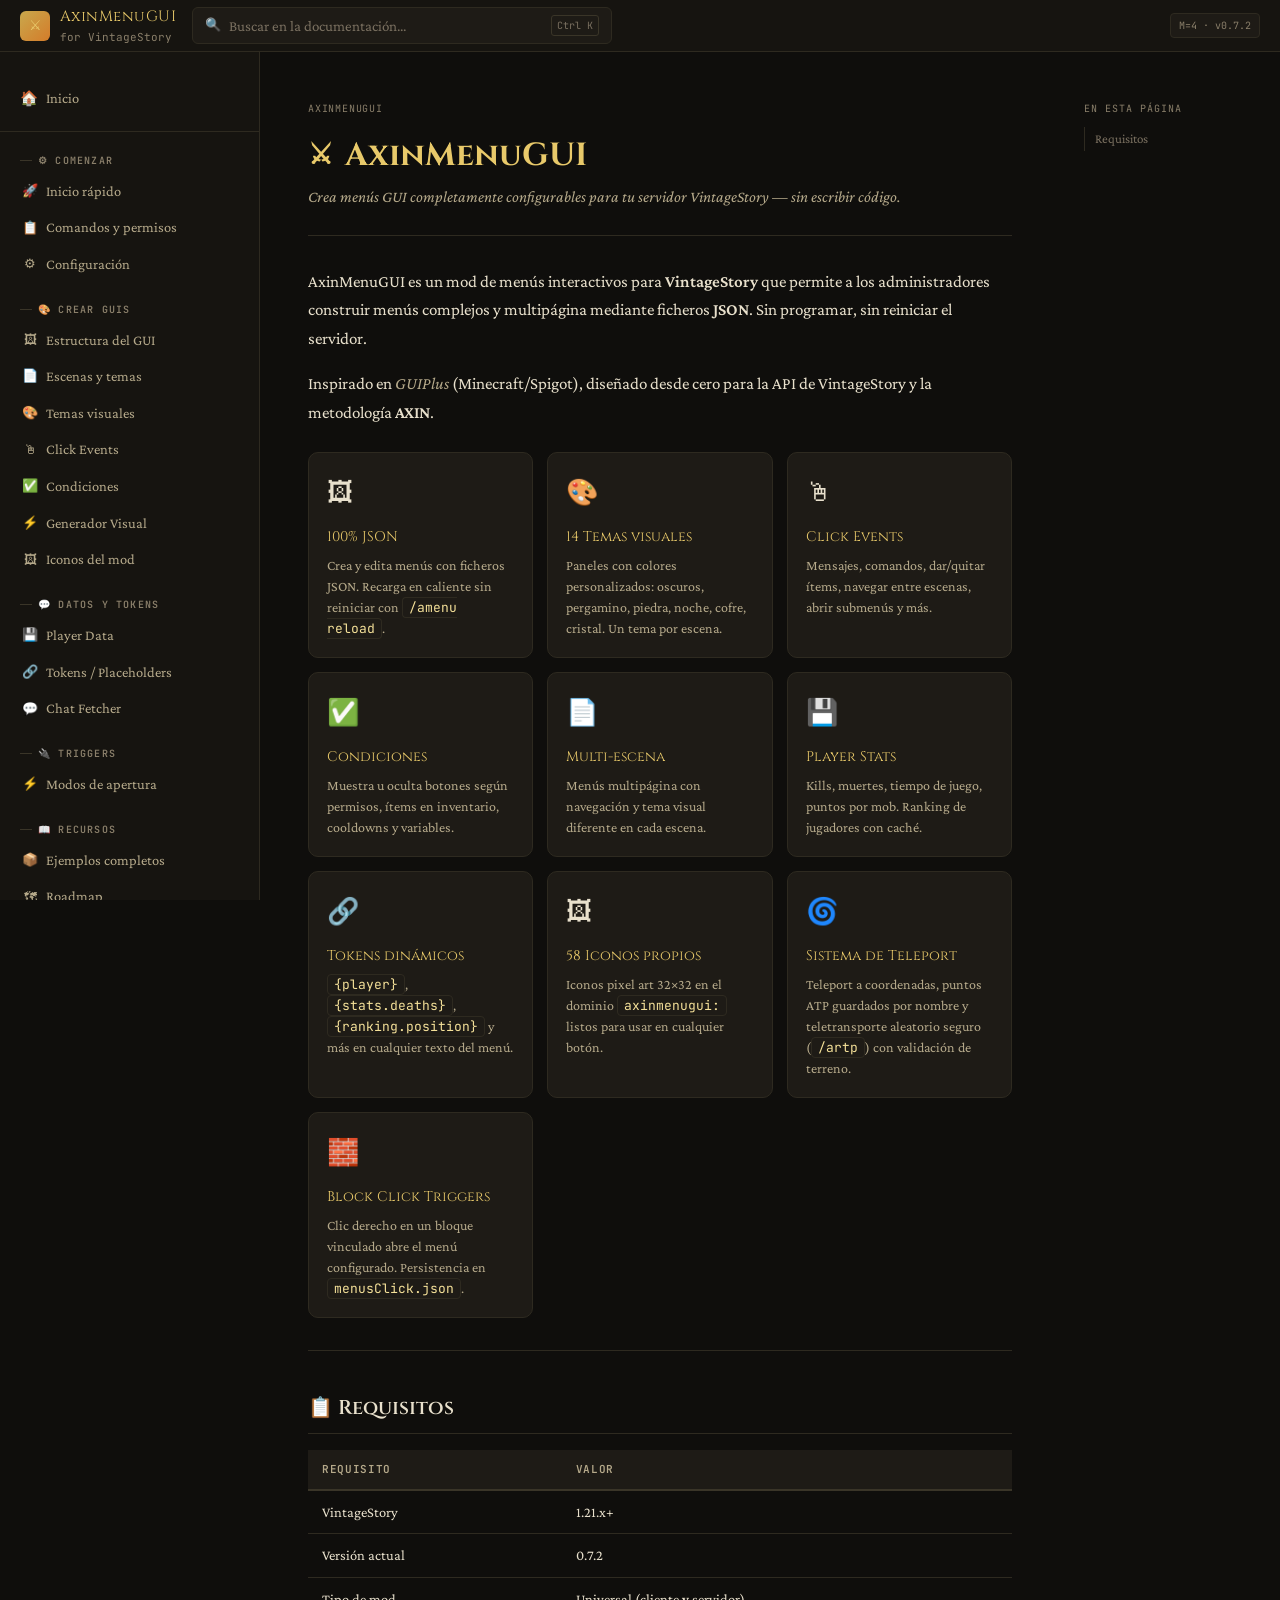
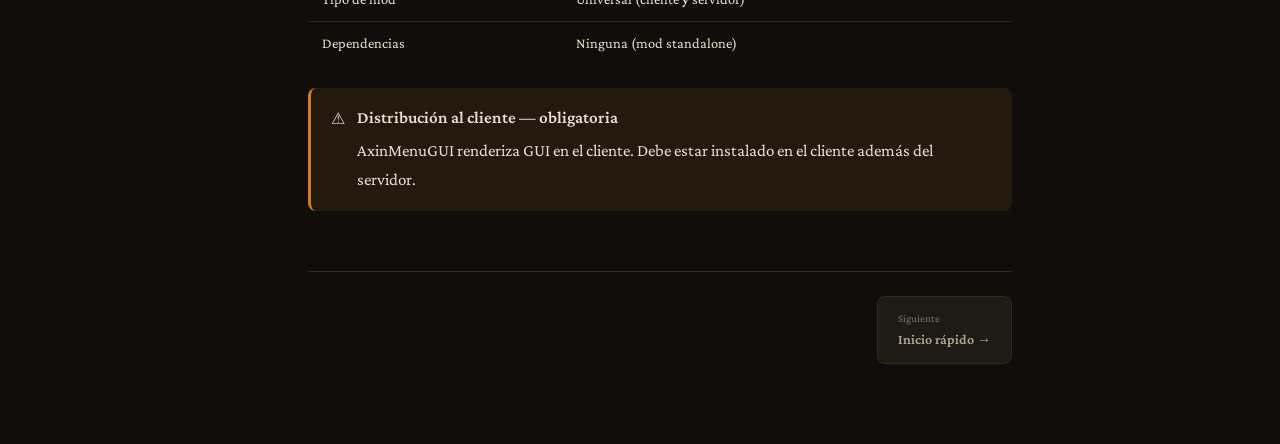
<file: index.html>
<!DOCTYPE html>
<html lang="es">
<head>
<meta charset="UTF-8">
<meta name="viewport" content="width=device-width, initial-scale=1.0">
<title>AxinMenuGUI — Documentación v0.7.2</title>
<style>
@import url('https://fonts.googleapis.com/css2?family=JetBrains+Mono:wght@400;600&family=Cinzel:wght@600;700&family=Crimson+Pro:ital,wght@0,300;0,400;0,600;1,300;1,400&display=swap');

:root {
  --bg:#0f0e0c;--bg2:#161410;--bg3:#1e1b16;--bg4:#252118;
  --border:#2e2a20;--border2:#3a3528;
  --gold:#c9a84c;--gold2:#e8c96a;--gold3:#f5e199;
  --amber:#d47c2a;--stone:#8a7f6a;--stone2:#b5a98a;
  --text:#e8e0cc;--text2:#b5a98a;--text3:#7a7060;
  --green:#6aab6a;--red:#c96a6a;--blue:#6a9ec9;--purple:#9a6ac9;
  --sidebar-w:260px;--toc-w:220px;--header-h:52px;
}
*,*::before,*::after{box-sizing:border-box;margin:0;padding:0}
html{scroll-behavior:smooth}
body{font-family:'Crimson Pro',Georgia,serif;font-size:17px;line-height:1.7;background:var(--bg);color:var(--text);display:flex;flex-direction:column;min-height:100vh}
#header{position:fixed;top:0;left:0;right:0;height:var(--header-h);background:var(--bg2);border-bottom:1px solid var(--border);display:flex;align-items:center;gap:16px;padding:0 20px;z-index:100}
.logo{display:flex;align-items:center;gap:10px;text-decoration:none;flex-shrink:0}
.logo-icon{width:30px;height:30px;background:linear-gradient(135deg,var(--gold),var(--amber));border-radius:6px;display:flex;align-items:center;justify-content:center;font-size:14px}
.logo-text{font-family:'Cinzel',serif;font-size:15px;color:var(--gold2);letter-spacing:.03em}
.logo-sub{font-size:11px;color:var(--stone);font-family:'JetBrains Mono',monospace;margin-top:-2px}
.header-search{flex:1;max-width:420px;display:flex;align-items:center;gap:8px;background:var(--bg3);border:1px solid var(--border);border-radius:6px;padding:6px 12px;cursor:text}
.header-search input{background:none;border:none;outline:none;color:var(--text2);font-family:'Crimson Pro',serif;font-size:15px;width:100%}
.header-search input::placeholder{color:var(--text3)}
.search-hint{font-family:'JetBrains Mono',monospace;font-size:10px;color:var(--text3);border:1px solid var(--border2);border-radius:3px;padding:1px 5px;flex-shrink:0}
.header-badge{margin-left:auto;font-family:'JetBrains Mono',monospace;font-size:10px;color:var(--stone);background:var(--bg3);border:1px solid var(--border);border-radius:4px;padding:3px 8px;flex-shrink:0}
#layout{display:flex;margin-top:var(--header-h);min-height:calc(100vh - var(--header-h))}
#sidebar{width:var(--sidebar-w);flex-shrink:0;position:fixed;top:var(--header-h);bottom:0;left:0;overflow-y:auto;background:var(--bg2);border-right:1px solid var(--border);padding:20px 0 40px;scrollbar-width:thin;scrollbar-color:var(--border2) transparent}
#sidebar::-webkit-scrollbar{width:4px}
#sidebar::-webkit-scrollbar-thumb{background:var(--border2);border-radius:2px}
.nav-section{margin-bottom:6px}
.nav-section-title{font-family:'JetBrains Mono',monospace;font-size:10px;font-weight:600;color:var(--stone);letter-spacing:.12em;text-transform:uppercase;padding:12px 20px 4px;display:flex;align-items:center;gap:6px}
.nav-section-title::before{content:'';width:12px;height:1px;background:var(--border2)}
.nav-link{display:flex;align-items:center;gap:8px;padding:6px 20px;color:var(--text2);text-decoration:none;font-size:14.5px;border-left:2px solid transparent;transition:all .15s;cursor:pointer}
.nav-link:hover{color:var(--text);background:var(--bg3)}
.nav-link.active{color:var(--gold2);background:rgba(201,168,76,.08);border-left-color:var(--gold)}
.nav-link .nav-icon{font-size:13px;flex-shrink:0;width:16px;text-align:center}
.nav-home{padding:8px 20px 14px;border-bottom:1px solid var(--border);margin-bottom:8px}
.nav-home a{display:flex;align-items:center;gap:8px;color:var(--text2);text-decoration:none;font-size:14.5px;padding:6px 0}
.nav-home a:hover{color:var(--gold2)}
#content-wrap{margin-left:var(--sidebar-w);flex:1;display:flex;justify-content:center}
#content{flex:1;max-width:820px;padding:48px 48px 80px;min-width:0}
body.gen-mode #header{display:none}
body.gen-mode #toc{display:none}
body.gen-mode #layout{margin-top:0;min-height:100vh}
body.gen-mode #sidebar{top:0}
body.gen-mode #content-wrap{align-items:stretch}
body.gen-mode #content{max-width:100%;padding:0;display:flex;flex-direction:column}
body.gen-mode #page-generator{flex:1;display:flex !important;flex-direction:column}
body.gen-mode #gen-frame{flex:1;width:100%;border:none;display:block}
#toc{width:var(--toc-w);flex-shrink:0;position:sticky;top:calc(var(--header-h) + 24px);align-self:flex-start;padding:0 0 0 24px;margin-top:48px}
.toc-title{font-family:'JetBrains Mono',monospace;font-size:10px;color:var(--stone);letter-spacing:.1em;text-transform:uppercase;margin-bottom:10px}
.toc-item{display:block;font-size:13px;color:var(--text3);text-decoration:none;padding:3px 0 3px 10px;border-left:1px solid var(--border);transition:all .15s;line-height:1.4}
.toc-item:hover{color:var(--gold2);border-left-color:var(--gold)}
.page{display:none}
.page.active{display:block}
.breadcrumb{font-family:'JetBrains Mono',monospace;font-size:10px;color:var(--stone);letter-spacing:.08em;text-transform:uppercase;margin-bottom:20px;display:flex;align-items:center;gap:6px}
.breadcrumb .sep{color:var(--border2)}
h1{font-family:'Cinzel',serif;font-size:32px;font-weight:700;color:var(--gold2);line-height:1.2;margin-bottom:8px;display:flex;align-items:center;gap:12px}
h1 .h1-icon{font-size:28px}
.page-subtitle{font-style:italic;color:var(--stone2);font-size:16px;margin-bottom:32px;padding-bottom:24px;border-bottom:1px solid var(--border)}
h2{font-family:'Cinzel',serif;font-size:20px;font-weight:600;color:var(--text);margin:40px 0 16px;padding-bottom:8px;border-bottom:1px solid var(--border);display:flex;align-items:center;gap:8px}
h3{font-family:'Crimson Pro',serif;font-size:17px;font-weight:600;color:var(--text);margin:28px 0 12px}
h4{font-family:'JetBrains Mono',monospace;font-size:13px;font-weight:600;color:var(--gold);margin:20px 0 8px;letter-spacing:.04em}
p{margin-bottom:16px;color:var(--text)}
p:last-child{margin-bottom:0}
a{color:var(--gold2);text-decoration:none}
a:hover{text-decoration:underline}
ul,ol{margin:0 0 16px 20px}
li{margin-bottom:4px}
strong{color:var(--text);font-weight:600}
em{color:var(--stone2)}
code{font-family:'JetBrains Mono',monospace;font-size:13px;background:var(--bg3);border:1px solid var(--border);border-radius:4px;padding:1px 6px;color:var(--gold3)}
pre{background:var(--bg3);border:1px solid var(--border);border-radius:8px;padding:20px;overflow-x:auto;margin:16px 0 24px;position:relative}
pre code{background:none;border:none;padding:0;font-size:13px;color:var(--text2);line-height:1.6}
.pre-label{position:absolute;top:8px;right:12px;font-family:'JetBrains Mono',monospace;font-size:10px;color:var(--text3);letter-spacing:.08em}
.kw{color:#c97adb}.str{color:#7ac99a}.num{color:#c9a84c}.cmt{color:var(--stone);font-style:italic}.key{color:#7ab5c9}.val{color:#c9a06a}
.callout{border-radius:8px;padding:16px 20px;margin:20px 0;display:flex;gap:12px;border-left:3px solid}
.callout-icon{flex-shrink:0;font-size:16px;margin-top:1px}
.callout-body{flex:1}
.callout-body p{margin-bottom:8px}
.callout-body p:last-child{margin-bottom:0}
.callout-body strong{display:block;margin-bottom:4px}
.callout.tip{background:rgba(106,171,106,.08);border-color:var(--green)}
.callout.warn{background:rgba(212,124,42,.1);border-color:var(--amber)}
.callout.info{background:rgba(106,158,201,.08);border-color:var(--blue)}
.callout.danger{background:rgba(201,106,106,.08);border-color:var(--red)}
.table-wrap{overflow-x:auto;margin:16px 0 24px}
table{width:100%;border-collapse:collapse;font-size:14.5px}
th{background:var(--bg3);color:var(--stone2);font-family:'JetBrains Mono',monospace;font-size:11px;font-weight:600;letter-spacing:.06em;text-transform:uppercase;padding:10px 14px;text-align:left;border-bottom:2px solid var(--border2)}
td{padding:9px 14px;border-bottom:1px solid var(--border);vertical-align:top}
tr:last-child td{border-bottom:none}
tr:hover td{background:rgba(255,255,255,.02)}
td code{font-size:12px}
.badge{display:inline-block;font-family:'JetBrains Mono',monospace;font-size:10px;font-weight:600;padding:2px 7px;border-radius:3px;letter-spacing:.04em}
.badge-v1{background:rgba(106,171,106,.15);color:var(--green);border:1px solid rgba(106,171,106,.3)}
.badge-v2{background:rgba(106,158,201,.15);color:var(--blue);border:1px solid rgba(106,158,201,.3)}
.badge-v3{background:rgba(154,106,201,.15);color:var(--purple);border:1px solid rgba(154,106,201,.3)}
.badge-wip{background:rgba(212,124,42,.15);color:var(--amber);border:1px solid rgba(212,124,42,.3)}
.badge-done{background:rgba(106,171,106,.15);color:var(--green);border:1px solid rgba(106,171,106,.3)}
.feat-grid{display:grid;grid-template-columns:repeat(auto-fill,minmax(220px,1fr));gap:14px;margin:24px 0}
.feat-card{background:var(--bg3);border:1px solid var(--border);border-radius:10px;padding:18px}
.feat-card-icon{font-size:26px;margin-bottom:10px}
.feat-card-title{font-family:'Cinzel',serif;font-size:14px;color:var(--gold2);margin-bottom:6px}
.feat-card-desc{font-size:14px;color:var(--text2);line-height:1.5}
/* Icon gallery */
.icon-gallery{display:grid;grid-template-columns:repeat(auto-fill,minmax(90px,1fr));gap:8px;margin:16px 0}
.icon-item{background:var(--bg3);border:1px solid var(--border);border-radius:6px;padding:10px 8px;text-align:center;transition:all .15s}
.icon-item:hover{border-color:var(--gold);background:var(--bg4)}
.icon-item .icon-emoji{font-size:20px;display:block;margin-bottom:4px}
.icon-item .icon-name{font-family:'JetBrains Mono',monospace;font-size:10px;color:var(--stone2);word-break:break-all;line-height:1.3}
.icon-item .icon-code{font-size:10px;color:var(--stone);display:block;margin-top:2px}
/* Theme cards */
.theme-showcase{display:grid;grid-template-columns:repeat(auto-fill,minmax(200px,1fr));gap:12px;margin:20px 0}
.theme-card{border-radius:8px;overflow:hidden;border:1px solid var(--border);cursor:default;transition:border-color .15s}
.theme-card:hover{border-color:var(--gold)}
.theme-card-bar{padding:6px 12px;font-family:'JetBrains Mono',monospace;font-size:11px}
.theme-card-body{display:grid;grid-template-columns:repeat(5,1fr);gap:2px;padding:6px}
.theme-card-slot{height:20px;border-radius:2px;border:1px solid rgba(255,255,255,.08)}
.phase-list{display:flex;flex-direction:column;gap:16px;margin:24px 0}
.phase-item{display:flex;gap:16px;align-items:flex-start}
.phase-num{width:36px;height:36px;flex-shrink:0;background:var(--bg3);border:2px solid var(--border2);border-radius:50%;display:flex;align-items:center;justify-content:center;font-family:'Cinzel',serif;font-size:14px;color:var(--gold2)}
.phase-body{flex:1;padding-top:4px}
.phase-title{font-family:'Cinzel',serif;font-size:16px;color:var(--text);margin-bottom:6px}
.phase-desc{font-size:14.5px;color:var(--text2);line-height:1.6}
.page-nav{display:flex;justify-content:space-between;margin-top:60px;padding-top:24px;border-top:1px solid var(--border)}
.page-nav-btn{display:flex;align-items:center;background:var(--bg3);border:1px solid var(--border);border-radius:8px;padding:12px 20px;text-decoration:none;color:var(--text2);font-size:14px;transition:all .15s;cursor:pointer}
.page-nav-btn:hover{border-color:var(--gold);color:var(--gold2);background:rgba(201,168,76,.06)}
.page-nav-btn .direction{font-size:11px;color:var(--text3);display:block}
.page-nav-btn .label{font-weight:600}
hr{border:none;border-top:1px solid var(--border);margin:32px 0}
@media(max-width:1100px){#toc{display:none}}
@media(max-width:768px){#sidebar{transform:translateX(-100%);transition:transform .3s;z-index:90}#sidebar.open{transform:translateX(0)}#content-wrap{margin-left:0}#content{padding:32px 20px 60px}}
</style>
</head>
<body>

<header id="header">
  <a class="logo" href="#" onclick="showPage('home')">
    <div class="logo-icon">⚔</div>
    <div><div class="logo-text">AxinMenuGUI</div><div class="logo-sub">for VintageStory</div></div>
  </a>
  <div class="header-search">
    <span style="color:var(--stone);font-size:13px">🔍</span>
    <input type="text" placeholder="Buscar en la documentación..." id="searchInput" onkeyup="handleSearch(event)">
    <span class="search-hint">Ctrl K</span>
  </div>
  <div class="header-badge">M=4 · v0.7.2</div>
</header>

<div id="layout">
<nav id="sidebar">
  <div class="nav-home"><a href="#" onclick="showPage('home')"><span>🏠</span> Inicio</a></div>
  <div class="nav-section">
    <div class="nav-section-title">⚙ Comenzar</div>
    <a class="nav-link" onclick="showPage('quickstart')"><span class="nav-icon">🚀</span> Inicio rápido</a>
    <a class="nav-link" onclick="showPage('commands')"><span class="nav-icon">📋</span> Comandos y permisos</a>
    <a class="nav-link" onclick="showPage('config')"><span class="nav-icon">⚙</span> Configuración</a>
  </div>
  <div class="nav-section">
    <div class="nav-section-title">🎨 Crear GUIs</div>
    <a class="nav-link" onclick="showPage('creating')"><span class="nav-icon">🖼</span> Estructura del GUI</a>
    <a class="nav-link" onclick="showPage('scenes')"><span class="nav-icon">📄</span> Escenas y temas</a>
    <a class="nav-link" onclick="showPage('themes')"><span class="nav-icon">🎨</span> Temas visuales</a>
    <a class="nav-link" onclick="showPage('clickevents')"><span class="nav-icon">🖱</span> Click Events</a>
    <a class="nav-link" onclick="showPage('conditions')"><span class="nav-icon">✅</span> Condiciones</a>
    <a class="nav-link" onclick="showPage('generator')"><span class="nav-icon">⚡</span> Generador Visual</a>
    <a class="nav-link" onclick="showPage('modicons')"><span class="nav-icon">🖼</span> Iconos del mod</a>
  </div>
  <div class="nav-section">
    <div class="nav-section-title">💬 Datos y tokens</div>
    <a class="nav-link" onclick="showPage('playerdata')"><span class="nav-icon">💾</span> Player Data</a>
    <a class="nav-link" onclick="showPage('tokens')"><span class="nav-icon">🔗</span> Tokens / Placeholders</a>
    <a class="nav-link" onclick="showPage('chatfetcher')"><span class="nav-icon">💬</span> Chat Fetcher</a>
  </div>
  <div class="nav-section">
    <div class="nav-section-title">🔌 Triggers</div>
    <a class="nav-link" onclick="showPage('triggers')"><span class="nav-icon">⚡</span> Modos de apertura</a>
  </div>
  <div class="nav-section">
    <div class="nav-section-title">📖 Recursos</div>
    <a class="nav-link" onclick="showPage('examples')"><span class="nav-icon">📦</span> Ejemplos completos</a>
    <a class="nav-link" onclick="showPage('roadmap')"><span class="nav-icon">🗺</span> Roadmap</a>
    <a class="nav-link" onclick="showPage('vs-diff')"><span class="nav-icon">⚔</span> vs GUIPlus (MC)</a>
  </div>
</nav>

<div id="content-wrap">
<main id="content">

<!-- ═══════════════ HOME ═══════════════ -->
<div class="page active" id="page-home">
  <div class="breadcrumb">AxinMenuGUI</div>
  <h1><span class="h1-icon">⚔</span> AxinMenuGUI</h1>
  <p class="page-subtitle">Crea menús GUI completamente configurables para tu servidor VintageStory — sin escribir código.</p>
  <p>AxinMenuGUI es un mod de menús interactivos para <strong>VintageStory</strong> que permite a los administradores construir menús complejos y multipágina mediante ficheros <strong>JSON</strong>. Sin programar, sin reiniciar el servidor.</p>
  <p>Inspirado en <em>GUIPlus</em> (Minecraft/Spigot), diseñado desde cero para la API de VintageStory y la metodología <strong>AXIN</strong>.</p>
  <div class="feat-grid">
    <div class="feat-card"><div class="feat-card-icon">🖼</div><div class="feat-card-title">100% JSON</div><div class="feat-card-desc">Crea y edita menús con ficheros JSON. Recarga en caliente sin reiniciar con <code>/amenu reload</code>.</div></div>
    <div class="feat-card"><div class="feat-card-icon">🎨</div><div class="feat-card-title">14 Temas visuales</div><div class="feat-card-desc">Paneles con colores personalizados: oscuros, pergamino, piedra, noche, cofre, cristal. Un tema por escena.</div></div>
    <div class="feat-card"><div class="feat-card-icon">🖱</div><div class="feat-card-title">Click Events</div><div class="feat-card-desc">Mensajes, comandos, dar/quitar ítems, navegar entre escenas, abrir submenús y más.</div></div>
    <div class="feat-card"><div class="feat-card-icon">✅</div><div class="feat-card-title">Condiciones</div><div class="feat-card-desc">Muestra u oculta botones según permisos, ítems en inventario, cooldowns y variables.</div></div>
    <div class="feat-card"><div class="feat-card-icon">📄</div><div class="feat-card-title">Multi-escena</div><div class="feat-card-desc">Menús multipágina con navegación y tema visual diferente en cada escena.</div></div>
    <div class="feat-card"><div class="feat-card-icon">💾</div><div class="feat-card-title">Player Stats</div><div class="feat-card-desc">Kills, muertes, tiempo de juego, puntos por mob. Ranking de jugadores con caché.</div></div>
    <div class="feat-card"><div class="feat-card-icon">🔗</div><div class="feat-card-title">Tokens dinámicos</div><div class="feat-card-desc"><code>{player}</code>, <code>{stats.deaths}</code>, <code>{ranking.position}</code> y más en cualquier texto del menú.</div></div>
    <div class="feat-card"><div class="feat-card-icon">🖼</div><div class="feat-card-title">58 Iconos propios</div><div class="feat-card-desc">Iconos pixel art 32×32 en el dominio <code>axinmenugui:</code> listos para usar en cualquier botón.</div></div>
    <div class="feat-card"><div class="feat-card-icon">🌀</div><div class="feat-card-title">Sistema de Teleport</div><div class="feat-card-desc">Teleport a coordenadas, puntos ATP guardados por nombre y teletransporte aleatorio seguro (<code>/artp</code>) con validación de terreno.</div></div>
    <div class="feat-card"><div class="feat-card-icon">🧱</div><div class="feat-card-title">Block Click Triggers</div><div class="feat-card-desc">Clic derecho en un bloque vinculado abre el menú configurado. Persistencia en <code>menusClick.json</code>.</div></div>
  </div>
  <hr>
  <h2>📋 Requisitos</h2>
  <div class="table-wrap"><table>
    <tr><th>Requisito</th><th>Valor</th></tr>
    <tr><td>VintageStory</td><td>1.21.x+</td></tr>
    <tr><td>Versión actual</td><td>0.7.2</td></tr>
    <tr><td>Tipo de mod</td><td>Universal (cliente <strong>y</strong> servidor)</td></tr>
    <tr><td>Dependencias</td><td>Ninguna (mod standalone)</td></tr>
  </table></div>
  <div class="callout warn"><span class="callout-icon">⚠</span><div class="callout-body"><strong>Distribución al cliente — obligatoria</strong><p>AxinMenuGUI renderiza GUI en el cliente. Debe estar instalado en el cliente además del servidor.</p></div></div>
  <div class="page-nav"><div></div><a class="page-nav-btn" onclick="showPage('quickstart')"><div><span class="direction">Siguiente</span><span class="label">Inicio rápido →</span></div></a></div>
</div>

<!-- ═══════════════ QUICKSTART ═══════════════ -->
<div class="page" id="page-quickstart">
  <div class="breadcrumb">⚙ COMENZAR <span class="sep">›</span> Inicio rápido</div>
  <h1><span class="h1-icon">🚀</span> Inicio rápido</h1>
  <p class="page-subtitle">Instala AxinMenuGUI y crea tu primer menú en minutos.</p>
  <h2>📥 Instalación</h2>
  <ol>
    <li>Copia <code>AxinMenuGUI_v0.7.2.zip</code> en la carpeta <code>Mods/</code> del servidor.</li>
    <li>Reinicia el servidor. Se generan los ficheros de configuración y menús de ejemplo.</li>
    <li>Verifica en los logs: <code>[AxinMenuGUI] Alias registrado: /menu → 'ejemplo'</code></li>
    <li>Entra al juego y escribe <code>/menu</code> para ver el menú de ejemplo.</li>
  </ol>
  <div class="callout tip"><span class="callout-icon">💡</span><div class="callout-body">El mod es <strong>Universal</strong>: también debe instalarse en el cliente.</div></div>
  <h2>📂 Ficheros generados</h2>
  <pre><code>ModConfig/AxinMenuGUI/
├── config.json             <span class="cmt"># Configuración global (idioma, killPoints, ranking, RTP)</span>
├── adminteleports.json     <span class="cmt"># Puntos ATP guardados con /atp set (auto-generado)</span>
├── menus/                  <span class="cmt"># Tus ficheros JSON de menú</span>
│   ├── ejemplo.json        <span class="cmt"># Menú índice con submenús (/menu)</span>
│   ├── ejemplo_jugador.json
│   ├── ejemplo_stats.json
│   ├── ejemplo_temas.json  <span class="cmt"># 13 escenas, un tema por pestaña (/temas)</span>
│   ├── ejemplo_tp.json     <span class="cmt"># Panel de teleport admin (ATP, RTP, waypoints)</span>
│   └── ...
└── playerdata/             <span class="cmt"># Stats por jugador (auto-generado)</span>
    └── {uid}.json</code></pre>
  <h2>🎯 Tu primer menú</h2>
  <pre><span class="pre-label">hola.json</span><code>{
  <span class="key">"id"</span>: <span class="str">"hola"</span>,
  <span class="key">"title"</span>: <span class="str">"Mi primer menú"</span>,
  <span class="key">"theme"</span>: <span class="str">"dark-red"</span>,
  <span class="key">"rows"</span>: <span class="num">3</span>,
  <span class="key">"commandAlias"</span>: <span class="str">"hola"</span>,
  <span class="key">"scenes"</span>: {
    <span class="key">"0"</span>: {
      <span class="key">"items"</span>: {
        <span class="key">"saludo"</span>: {
          <span class="key">"slot"</span>: <span class="num">13</span>,
          <span class="key">"item"</span>: <span class="str">"axinmenugui:menuicon-star"</span>,
          <span class="key">"name"</span>: <span class="str">"Hola, {player}!"</span>,
          <span class="key">"lore"</span>: [<span class="str">"Clic para saludar"</span>],
          <span class="key">"clickEvents"</span>: {
            <span class="key">"msg"</span>: { <span class="key">"type"</span>: <span class="str">"message"</span>, <span class="key">"message"</span>: <span class="str">"¡Bienvenido, {player}!"</span> }
          }
        }
      }
    }
  }
}</code></pre>
  <p>Guarda el fichero en <code>ModConfig/AxinMenuGUI/menus/</code> y ejecuta <code>/amenu reload</code>. Luego <code>/hola</code> para abrir el menú.</p>
  <div class="page-nav">
    <a class="page-nav-btn" onclick="showPage('home')"><div><span class="direction">Anterior</span><span class="label">← Inicio</span></div></a>
    <a class="page-nav-btn" onclick="showPage('commands')"><div><span class="direction">Siguiente</span><span class="label">Comandos →</span></div></a>
  </div>
</div>

<!-- ═══════════════ COMMANDS ═══════════════ -->
<div class="page" id="page-commands">
  <div class="breadcrumb">⚙ COMENZAR <span class="sep">›</span> Comandos</div>
  <h1><span class="h1-icon">📋</span> Comandos y permisos</h1>
  <p class="page-subtitle">Todos los comandos disponibles en AxinMenuGUI.</p>
  <div class="table-wrap"><table>
    <tr><th>Comando</th><th>Permiso</th><th>Descripción</th></tr>
    <tr><td><code>/amenu open &lt;id&gt; [jugador]</code></td><td>chat</td><td>Abre un menú. Con jugador: requiere controlserver.</td></tr>
    <tr><td><code>/amenu reload</code></td><td>controlserver</td><td>Recarga todos los JSONs y re-registra alias.</td></tr>
    <tr><td><code>/amenu list</code></td><td>controlserver</td><td>Lista los menús cargados.</td></tr>
    <tr><td><code>/amenu info &lt;id&gt;</code></td><td>controlserver</td><td>Detalle de un menú.</td></tr>
    <tr><td><code>/amenu player &lt;nombre&gt;</code></td><td>controlserver</td><td>Stats del jugador + ranking.</td></tr>
    <tr><td><code>/amenu ranking</code></td><td>chat</td><td>Muestra el ranking público.</td></tr>
    <tr><td><code>/&lt;alias&gt;</code></td><td>chat</td><td>Abre el menú con ese <code>commandAlias</code>.</td></tr>
  </table></div>
  <h2>⚡ Teleport administrativo (ATP)</h2>
  <p>Gestiona puntos de teletransporte guardados en el servidor. Todos requieren privilegio <code>controlserver</code>.</p>
  <div class="table-wrap"><table>
    <tr><th>Comando</th><th>Descripción</th></tr>
    <tr><td><code>/atp set &lt;nombre&gt;</code></td><td>Guarda tu posición actual como punto ATP con ese nombre.</td></tr>
    <tr><td><code>/atp setat &lt;nombre&gt; &lt;x&gt; &lt;y&gt; &lt;z&gt;</code></td><td>Guarda un ATP en coordenadas explícitas.</td></tr>
    <tr><td><code>/atp go &lt;nombre&gt;</code></td><td>Teleport al punto ATP guardado.</td></tr>
    <tr><td><code>/atp del &lt;nombre&gt;</code></td><td>Elimina un punto ATP.</td></tr>
    <tr><td><code>/atp list</code></td><td>Lista todos los puntos ATP guardados.</td></tr>
    <tr><td><code>/atp info &lt;nombre&gt;</code></td><td>Muestra coordenadas y metadatos del punto ATP.</td></tr>
  </table></div>
  <h2>🌀 Teletransporte aleatorio (RTP)</h2>
  <p>Teletransporta al jugador a una posición aleatoria segura. Requiere privilegio <code>controlserver</code>.</p>
  <div class="table-wrap"><table>
    <tr><th>Comando</th><th>Descripción</th></tr>
    <tr><td><code>/artp</code></td><td>RTP con radio mínimo y máximo definidos en <code>config.json</code>.</td></tr>
    <tr><td><code>/artp &lt;min&gt; &lt;max&gt;</code></td><td>RTP con radio explícito. Acepta enteros o sufijo <code>k</code> (ej. <code>/artp 5k 10k</code>).</td></tr>
  </table></div>
  <div class="callout info"><span class="callout-icon">ℹ</span><div class="callout-body"><strong>Limitaciones del RTP</strong><p>La verificación de claims solo comprueba el punto exacto de aterrizaje (limitación de la API de VintageStory). Las story zones se aproximan por distancia al spawn. Verificado en mundo plano; se recomienda prueba adicional en mundos con relieve.</p></div></div>
  <h2>Output de /amenu player</h2>
  <pre><code>[AxinMenuGUI] Stats: elYandrack
  timeRealSeconds:       77  (1m 17s)
  timeGameDays:          0.00
  deaths:                0
  mobKillsAll:           4
  mobKillsHostile:       3
  mobKillsHostilePoints: 22.5
  playerKills:           0
  ranking.position:      #1</code></pre>
  <div class="page-nav">
    <a class="page-nav-btn" onclick="showPage('quickstart')"><div><span class="direction">Anterior</span><span class="label">← Inicio rápido</span></div></a>
    <a class="page-nav-btn" onclick="showPage('config')"><div><span class="direction">Siguiente</span><span class="label">Configuración →</span></div></a>
  </div>
</div>

<!-- ═══════════════ CONFIG ═══════════════ -->
<div class="page" id="page-config">
  <div class="breadcrumb">⚙ COMENZAR <span class="sep">›</span> Configuración</div>
  <h1><span class="h1-icon">⚙</span> Configuración global</h1>
  <p class="page-subtitle">El fichero <code>config.json</code> se genera automáticamente al primer inicio.</p>
  <pre><span class="pre-label">ModConfig/AxinMenuGUI/config.json</span><code>{
  <span class="key">"language"</span>: <span class="str">"en"</span>,
  <span class="key">"rankingSize"</span>: <span class="num">10</span>,
  <span class="key">"rankingField"</span>: <span class="str">"mobKillsHostilePoints"</span>,
  <span class="key">"killPoints"</span>: {
    <span class="key">"drifter-normal"</span>:        <span class="num">0.5</span>,
    <span class="key">"drifter-deep"</span>:          <span class="num">2.0</span>,
    <span class="key">"drifter-tainted"</span>:       <span class="num">4.0</span>,
    <span class="key">"drifter-corrupt"</span>:       <span class="num">8.0</span>,
    <span class="key">"drifter-nightmare"</span>:     <span class="num">14.0</span>,
    <span class="key">"drifter-double-headed"</span>: <span class="num">20.0</span>
    <span class="cmt">// ... 29 mobs en total</span>
  },
  <span class="key">"randomTeleport"</span>: {
    <span class="key">"defaultMin"</span>:          <span class="num">5000</span>,
    <span class="key">"defaultMax"</span>:          <span class="num">10000</span>,
    <span class="key">"maxAttempts"</span>:         <span class="num">40</span>,
    <span class="key">"claimMargin"</span>:         <span class="num">128</span>,
    <span class="key">"storyZoneMargin"</span>:     <span class="num">256</span>,
    <span class="key">"forbidWater"</span>:         <span class="kw">true</span>,
    <span class="key">"requireTwoAirBlocks"</span>: <span class="kw">true</span>
  }
}</code></pre>
  <div class="table-wrap"><table>
    <tr><th>Campo</th><th>Descripción</th></tr>
    <tr><td><code>language</code></td><td>Idioma del mod: <code>en</code>, <code>es</code>, <code>fr</code>, <code>de</code>, <code>pt-br</code>, <code>ru</code></td></tr>
    <tr><td><code>rankingSize</code></td><td>Número de jugadores en el ranking</td></tr>
    <tr><td><code>rankingField</code></td><td>Campo por el que se ordena: <code>mobKillsHostilePoints</code>, <code>deaths</code>, <code>playerKills</code>…</td></tr>
    <tr><td><code>killPoints</code></td><td>Puntos por tipo de mob hostil. Soporta lookup progresivo: <code>wolf-male-adult</code> → <code>wolf</code>.</td></tr>
  </table></div>
  <h2>🌀 Bloque randomTeleport</h2>
  <p>Configuración del teletransporte aleatorio (<code>/artp</code> y click event <code>randomTeleport</code>).</p>
  <div class="table-wrap"><table>
    <tr><th>Campo</th><th>Default</th><th>Descripción</th></tr>
    <tr><td><code>randomTeleport.defaultMin</code></td><td>5000</td><td>Radio mínimo por defecto al usar <code>/artp</code> sin argumentos.</td></tr>
    <tr><td><code>randomTeleport.defaultMax</code></td><td>10000</td><td>Radio máximo por defecto al usar <code>/artp</code> sin argumentos.</td></tr>
    <tr><td><code>randomTeleport.maxAttempts</code></td><td>40</td><td>Intentos máximos antes de cancelar la búsqueda de posición segura.</td></tr>
    <tr><td><code>randomTeleport.claimMargin</code></td><td>128</td><td>Margen de claims. <em>Limitación de API: solo se comprueba el punto exacto de aterrizaje, no el perímetro.</em></td></tr>
    <tr><td><code>randomTeleport.storyZoneMargin</code></td><td>256</td><td>Distancia mínima al spawn como proxy de story zones. No equivale a detección real de zonas de historia.</td></tr>
    <tr><td><code>randomTeleport.forbidWater</code></td><td>true</td><td>Rechaza agua u otros líquidos como suelo de aterrizaje.</td></tr>
    <tr><td><code>randomTeleport.requireTwoAirBlocks</code></td><td>true</td><td>Exige dos bloques de aire libres (pies y cabeza) en el punto de destino.</td></tr>
  </table></div>
  <div class="page-nav">
    <a class="page-nav-btn" onclick="showPage('commands')"><div><span class="direction">Anterior</span><span class="label">← Comandos</span></div></a>
    <a class="page-nav-btn" onclick="showPage('creating')"><div><span class="direction">Siguiente</span><span class="label">Crear GUIs →</span></div></a>
  </div>
</div>

<!-- ═══════════════ CREATING ═══════════════ -->
<div class="page" id="page-creating">
  <div class="breadcrumb">🎨 CREAR GUIS <span class="sep">›</span> Estructura</div>
  <h1><span class="h1-icon">🖼</span> Estructura del GUI</h1>
  <p class="page-subtitle">Anatomía completa de un menú JSON.</p>
  <pre><span class="pre-label">mi_menu.json</span><code>{
  <span class="key">"id"</span>: <span class="str">"mi_menu"</span>,
  <span class="key">"title"</span>: <span class="str">"Mi Menú"</span>,
  <span class="key">"theme"</span>: <span class="str">"dark-red"</span>,
  <span class="key">"rows"</span>: <span class="num">3</span>,
  <span class="key">"commandAlias"</span>: <span class="str">"menu"</span>,
  <span class="key">"commandAliasTarget"</span>: <span class="str">"OPTIONAL"</span>,
  <span class="key">"permission"</span>: <span class="str">""</span>,
  <span class="key">"openTriggers"</span>: [],
  <span class="key">"scenes"</span>: {
    <span class="key">"0"</span>: {
      <span class="key">"delay"</span>: <span class="num">0</span>,
      <span class="key">"theme"</span>: <span class="str">"parchment"</span>,
      <span class="key">"items"</span>: {
        <span class="key">"boton1"</span>: {
          <span class="key">"slot"</span>: <span class="num">13</span>,
          <span class="key">"item"</span>: <span class="str">"axinmenugui:menuicon-star"</span>,
          <span class="key">"amount"</span>: <span class="num">1</span>,
          <span class="key">"name"</span>: <span class="str">"Hola, {player}!"</span>,
          <span class="key">"lore"</span>: [<span class="str">"Primera línea"</span>, <span class="str">"Segunda línea"</span>],
          <span class="key">"hideOnFail"</span>: <span class="kw">false</span>,
          <span class="key">"clickEvents"</span>: {
            <span class="key">"ev1"</span>: { <span class="key">"type"</span>: <span class="str">"message"</span>, <span class="key">"message"</span>: <span class="str">"¡Hola!"</span> }
          },
          <span class="key">"conditions"</span>: {},
          <span class="key">"conditionFailMessage"</span>: <span class="str">""</span>
        }
      }
    }
  }
}</code></pre>
  <div class="table-wrap"><table>
    <tr><th>Campo del menú</th><th>Tipo</th><th>Descripción</th></tr>
    <tr><td><code>id</code></td><td>string</td><td>ID único del menú (requerido)</td></tr>
    <tr><td><code>title</code></td><td>string</td><td>Título mostrado en la barra del GUI</td></tr>
    <tr><td><code>theme</code></td><td>string</td><td>Tema visual del menú (ver sección Temas)</td></tr>
    <tr><td><code>rows</code></td><td>int</td><td>Filas del grid (1–6)</td></tr>
    <tr><td><code>commandAlias</code></td><td>string</td><td>Alias de comando para abrir el menú</td></tr>
    <tr><td><code>commandAliasTarget</code></td><td>string</td><td><code>OPTIONAL</code> · <code>REQUIRED</code> · <code>DISABLED</code></td></tr>
    <tr><td><code>permission</code></td><td>string</td><td>Privilegio VS requerido (vacío = todos)</td></tr>
  </table></div>
  <div class="table-wrap"><table>
    <tr><th>Campo del ítem</th><th>Tipo</th><th>Descripción</th></tr>
    <tr><td><code>slot</code></td><td>int</td><td>Posición 0-indexed (9 columnas)</td></tr>
    <tr><td><code>item</code></td><td>string</td><td>Código VS o <code>axinmenugui:menuicon-*</code></td></tr>
    <tr><td><code>amount</code></td><td>int</td><td>Cantidad visual</td></tr>
    <tr><td><code>name</code></td><td>string</td><td>Nombre. Admite tokens y VTML.</td></tr>
    <tr><td><code>lore</code></td><td>string[]</td><td>Tooltip. Admite tokens y VTML.</td></tr>
    <tr><td><code>hideOnFail</code></td><td>bool</td><td><code>true</code> = ocultar si condición falla</td></tr>
  </table></div>
  <div class="page-nav">
    <a class="page-nav-btn" onclick="showPage('config')"><div><span class="direction">Anterior</span><span class="label">← Configuración</span></div></a>
    <a class="page-nav-btn" onclick="showPage('scenes')"><div><span class="direction">Siguiente</span><span class="label">Escenas →</span></div></a>
  </div>
</div>

<!-- ═══════════════ SCENES ═══════════════ -->
<div class="page" id="page-scenes">
  <div class="breadcrumb">🎨 CREAR GUIS <span class="sep">›</span> Escenas y temas</div>
  <h1><span class="h1-icon">📄</span> Escenas y navegación</h1>
  <p class="page-subtitle">Un menú puede tener múltiples escenas (páginas). Cada escena puede tener su propio tema visual.</p>
  <h2>🗂 Múltiples escenas</h2>
  <pre><code><span class="key">"scenes"</span>: {
  <span class="key">"0"</span>: { <span class="key">"theme"</span>: <span class="str">"dark-red"</span>,  <span class="key">"items"</span>: { ... } },
  <span class="key">"1"</span>: { <span class="key">"theme"</span>: <span class="str">"dark-blue"</span>, <span class="key">"items"</span>: { ... } },
  <span class="key">"2"</span>: { <span class="cmt">/* sin theme → hereda el del menú */</span> <span class="key">"items"</span>: { ... } }
}</code></pre>
  <h2>🧭 Click events de navegación</h2>
  <div class="table-wrap"><table>
    <tr><th>Type</th><th>Descripción</th></tr>
    <tr><td><code>nextScene</code></td><td>Avanza a la escena siguiente</td></tr>
    <tr><td><code>previousScene</code></td><td>Retrocede a la escena anterior</td></tr>
    <tr><td><code>openGui</code></td><td>Abre otro menú (submenú). Se registra en el historial.</td></tr>
    <tr><td><code>back</code></td><td>Vuelve al menú anterior del historial.</td></tr>
    <tr><td><code>closeGui</code></td><td>Cierra el menú activo.</td></tr>
  </table></div>
  <h2>🔗 Patrón submenús con back</h2>
  <pre><code><span class="cmt">// En el menú índice:</span>
<span class="key">"sub_stats"</span>: {
  <span class="key">"slot"</span>: <span class="num">13</span>,
  <span class="key">"item"</span>: <span class="str">"axinmenugui:menuicon-trophy"</span>,
  <span class="key">"name"</span>: <span class="str">"Estadísticas"</span>,
  <span class="key">"clickEvents"</span>: {
    <span class="key">"open"</span>: { <span class="key">"type"</span>: <span class="str">"openGui"</span>, <span class="key">"guiId"</span>: <span class="str">"ejemplo_stats"</span> }
  }
}

<span class="cmt">// En ejemplo_stats.json:</span>
<span class="key">"volver"</span>: {
  <span class="key">"slot"</span>: <span class="num">17</span>,
  <span class="key">"item"</span>: <span class="str">"axinmenugui:menuicon-back"</span>,
  <span class="key">"name"</span>: <span class="str">"← Volver"</span>,
  <span class="key">"clickEvents"</span>: {
    <span class="key">"back"</span>: { <span class="key">"type"</span>: <span class="str">"back"</span> }
  }
}</code></pre>
  <div class="page-nav">
    <a class="page-nav-btn" onclick="showPage('creating')"><div><span class="direction">Anterior</span><span class="label">← Estructura</span></div></a>
    <a class="page-nav-btn" onclick="showPage('themes')"><div><span class="direction">Siguiente</span><span class="label">Temas visuales →</span></div></a>
  </div>
</div>

<!-- ═══════════════ THEMES ═══════════════ -->
<div class="page" id="page-themes">
  <div class="breadcrumb">🎨 CREAR GUIS <span class="sep">›</span> Temas visuales</div>
  <h1><span class="h1-icon">🎨</span> Temas visuales</h1>
  <p class="page-subtitle">14 temas Cairo para personalizar completamente el aspecto de tus menús.</p>

  <h2>🖼 Cómo aplicar un tema</h2>
  <p>Añade el campo <code>"theme"</code> al menú y/o a cada escena:</p>
  <pre><code>{
  <span class="key">"id"</span>: <span class="str">"mi_menu"</span>,
  <span class="key">"theme"</span>: <span class="str">"dark-red"</span>,    <span class="cmt">// tema por defecto del menú</span>
  <span class="key">"scenes"</span>: {
    <span class="key">"0"</span>: { <span class="key">"theme"</span>: <span class="str">"parchment"</span>, <span class="key">"items"</span>: { ... } },  <span class="cmt">// sobreescribe el del menú</span>
    <span class="key">"1"</span>: { <span class="key">"items"</span>: { ... } }                         <span class="cmt">// hereda "dark-red"</span>
  }
}</code></pre>

  <div class="callout tip"><span class="callout-icon">💡</span><div class="callout-body">El menú <code>ejemplo_temas.json</code> tiene 13 escenas, una por tema. Abre con <code>/temas</code> para ver todos en acción.</div></div>

  <h2>🎨 Temas disponibles (14)</h2>
  <div class="theme-showcase">
    <div class="theme-card"><div class="theme-card-bar" style="background:#3a3020;color:#b5a98a">default</div><div class="theme-card-body" style="background:#2a2418">
      <div class="theme-card-slot" style="background:#3a3020"></div><div class="theme-card-slot" style="background:#3a3020"></div><div class="theme-card-slot" style="background:#3a3020"></div><div class="theme-card-slot" style="background:#3a3020"></div><div class="theme-card-slot" style="background:#3a3020"></div>
    </div><div style="padding:4px 8px;font-size:11px;color:var(--stone)">Aspecto estándar VS</div></div>

    <div class="theme-card"><div class="theme-card-bar" style="background:#5a0a08;color:#e8c96a">dark-red</div><div class="theme-card-body" style="background:#2a0c0b">
      <div class="theme-card-slot" style="background:#3a100e"></div><div class="theme-card-slot" style="background:#3a100e"></div><div class="theme-card-slot" style="background:#3a100e"></div><div class="theme-card-slot" style="background:#3a100e"></div><div class="theme-card-slot" style="background:#3a100e"></div>
    </div><div style="padding:4px 8px;font-size:11px;color:var(--stone)">Rojo oscuro, esquinas redondeadas</div></div>

    <div class="theme-card"><div class="theme-card-bar" style="background:#0a1a3a;color:#c0d8f0">dark-blue</div><div class="theme-card-body" style="background:#070c1e">
      <div class="theme-card-slot" style="background:#0e1a30"></div><div class="theme-card-slot" style="background:#0e1a30"></div><div class="theme-card-slot" style="background:#0e1a30"></div><div class="theme-card-slot" style="background:#0e1a30"></div><div class="theme-card-slot" style="background:#0e1a30"></div>
    </div><div style="padding:4px 8px;font-size:11px;color:var(--stone)">Azul oscuro marino</div></div>

    <div class="theme-card"><div class="theme-card-bar" style="background:#0a2a0a;color:#a0e0a0">dark-green</div><div class="theme-card-body" style="background:#071507">
      <div class="theme-card-slot" style="background:#0e220e"></div><div class="theme-card-slot" style="background:#0e220e"></div><div class="theme-card-slot" style="background:#0e220e"></div><div class="theme-card-slot" style="background:#0e220e"></div><div class="theme-card-slot" style="background:#0e220e"></div>
    </div><div style="padding:4px 8px;font-size:11px;color:var(--stone)">Verde bosque oscuro</div></div>

    <div class="theme-card"><div class="theme-card-bar" style="background:#8a6020;color:#3a1a00">parchment</div><div class="theme-card-body" style="background:#c8a060">
      <div class="theme-card-slot" style="background:#a07840"></div><div class="theme-card-slot" style="background:#a07840"></div><div class="theme-card-slot" style="background:#a07840"></div><div class="theme-card-slot" style="background:#a07840"></div><div class="theme-card-slot" style="background:#a07840"></div>
    </div><div style="padding:4px 8px;font-size:11px;color:var(--stone)">Pergamino dorado</div></div>

    <div class="theme-card"><div class="theme-card-bar" style="background:#303030;color:#d0d0e0">stone</div><div class="theme-card-body" style="background:#202020">
      <div class="theme-card-slot" style="background:#2e2e2e"></div><div class="theme-card-slot" style="background:#2e2e2e"></div><div class="theme-card-slot" style="background:#2e2e2e"></div><div class="theme-card-slot" style="background:#2e2e2e"></div><div class="theme-card-slot" style="background:#2e2e2e"></div>
    </div><div style="padding:4px 8px;font-size:11px;color:var(--stone)">Piedra gris</div></div>

    <div class="theme-card"><div class="theme-card-bar" style="background:#1a0a3a;color:#70a0f0">night</div><div class="theme-card-body" style="background:#0a0516">
      <div class="theme-card-slot" style="background:#180a2a"></div><div class="theme-card-slot" style="background:#180a2a"></div><div class="theme-card-slot" style="background:#180a2a"></div><div class="theme-card-slot" style="background:#180a2a"></div><div class="theme-card-slot" style="background:#180a2a"></div>
    </div><div style="padding:4px 8px;font-size:11px;color:var(--stone)">Noche violeta</div></div>

    <div class="theme-card"><div class="theme-card-bar" style="background:#800a06;color:#ffea60;border-top:3px solid #cc1a10">dark-red-2 ⬛</div><div class="theme-card-body" style="background:#1e0504">
      <div class="theme-card-slot" style="background:#2a0604"></div><div class="theme-card-slot" style="background:#2a0604"></div><div class="theme-card-slot" style="background:#2a0604"></div><div class="theme-card-slot" style="background:#2a0604"></div><div class="theme-card-slot" style="background:#2a0604"></div>
    </div><div style="padding:4px 8px;font-size:11px;color:var(--stone)">Rojo sangre, marco cofre 7px</div></div>

    <div class="theme-card"><div class="theme-card-bar" style="background:#051236;color:#80c8ff;border-top:3px solid #2050cc">dark-blue-2 ⬛</div><div class="theme-card-body" style="background:#020718">
      <div class="theme-card-slot" style="background:#060a1e"></div><div class="theme-card-slot" style="background:#060a1e"></div><div class="theme-card-slot" style="background:#060a1e"></div><div class="theme-card-slot" style="background:#060a1e"></div><div class="theme-card-slot" style="background:#060a1e"></div>
    </div><div style="padding:4px 8px;font-size:11px;color:var(--stone)">Azul océano, marco cofre 7px</div></div>

    <div class="theme-card"><div class="theme-card-bar" style="background:#052a07;color:#80ff90;border-top:3px solid #20aa30">dark-green-2 ⬛</div><div class="theme-card-body" style="background:#020e03">
      <div class="theme-card-slot" style="background:#051205"></div><div class="theme-card-slot" style="background:#051205"></div><div class="theme-card-slot" style="background:#051205"></div><div class="theme-card-slot" style="background:#051205"></div><div class="theme-card-slot" style="background:#051205"></div>
    </div><div style="padding:4px 8px;font-size:11px;color:var(--stone)">Verde bosque, marco cofre 7px</div></div>

    <div class="theme-card"><div class="theme-card-bar" style="background:#5a3010;color:#ffe090;border-top:3px solid #9a5020">parchment-2 ⬛</div><div class="theme-card-body" style="background:#2e1808">
      <div class="theme-card-slot" style="background:#3a200a"></div><div class="theme-card-slot" style="background:#3a200a"></div><div class="theme-card-slot" style="background:#3a200a"></div><div class="theme-card-slot" style="background:#3a200a"></div><div class="theme-card-slot" style="background:#3a200a"></div>
    </div><div style="padding:4px 8px;font-size:11px;color:var(--stone)">Madera oscura, marco cofre 8px</div></div>

    <div class="theme-card"><div class="theme-card-bar" style="background:#1a1a1e;color:#f0f4ff;border-top:3px solid #d0d0e0">stone-2 ⬛</div><div class="theme-card-body" style="background:#0a0a0c">
      <div class="theme-card-slot" style="background:#141416"></div><div class="theme-card-slot" style="background:#141416"></div><div class="theme-card-slot" style="background:#141416"></div><div class="theme-card-slot" style="background:#141416"></div><div class="theme-card-slot" style="background:#141416"></div>
    </div><div style="padding:4px 8px;font-size:11px;color:var(--stone)">Granito oscuro, marco cofre 7px</div></div>

    <div class="theme-card"><div class="theme-card-bar" style="background:#060210;color:#80ffee;border-top:3px solid #aa40ff">night-2 ⬛</div><div class="theme-card-body" style="background:#020108">
      <div class="theme-card-slot" style="background:#0a0418"></div><div class="theme-card-slot" style="background:#0a0418"></div><div class="theme-card-slot" style="background:#0a0418"></div><div class="theme-card-slot" style="background:#0a0418"></div><div class="theme-card-slot" style="background:#0a0418"></div>
    </div><div style="padding:4px 8px;font-size:11px;color:var(--stone)">Void negro, marco violeta 8px</div></div>

    <div class="theme-card"><div class="theme-card-bar" style="background:rgba(255,255,255,0.05);color:rgba(255,255,255,0.85);border:1px solid rgba(255,255,255,0.15)">glass 🔮</div><div class="theme-card-body" style="background:rgba(0,0,0,0.01);border:none">
      <div class="theme-card-slot" style="background:rgba(255,255,255,0.05)"></div><div class="theme-card-slot" style="background:rgba(255,255,255,0.05)"></div><div class="theme-card-slot" style="background:rgba(255,255,255,0.05)"></div><div class="theme-card-slot" style="background:rgba(255,255,255,0.05)"></div><div class="theme-card-slot" style="background:rgba(255,255,255,0.05)"></div>
    </div><div style="padding:4px 8px;font-size:11px;color:var(--stone)">Panel transparente, título flotante</div></div>
  </div>

  <h2>📐 Diferencias entre variantes</h2>
  <div class="table-wrap"><table>
    <tr><th>Variante</th><th>BorderW</th><th>CornerR</th><th>Efecto</th></tr>
    <tr><td>Original (<code>dark-red</code>, etc.)</td><td>4px</td><td>8px</td><td>Marco fino, esquinas redondeadas</td></tr>
    <tr><td>Cofre (<code>dark-red-2</code>, etc.)</td><td>7–8px</td><td>2px</td><td>Marco grueso con bisel automático, esquinas cuadradas. Estilo cofre VS.</td></tr>
    <tr><td><code>glass</code></td><td>1px</td><td>6px</td><td>Completamente transparente. Solo cuadrícula y título visibles.</td></tr>
  </table></div>

  <div class="callout info"><span class="callout-icon">ℹ</span><div class="callout-body">Los temas <code>-2</code> activan automáticamente un bisel (highlight de borde) cuando el mod detecta <code>BorderW &gt; 4</code>. Este efecto no requiere configuración adicional.</div></div>

  <div class="page-nav">
    <a class="page-nav-btn" onclick="showPage('scenes')"><div><span class="direction">Anterior</span><span class="label">← Escenas</span></div></a>
    <a class="page-nav-btn" onclick="showPage('clickevents')"><div><span class="direction">Siguiente</span><span class="label">Click Events →</span></div></a>
  </div>
</div>

<!-- ═══════════════ CLICK EVENTS ═══════════════ -->
<div class="page" id="page-clickevents">
  <div class="breadcrumb">🎨 CREAR GUIS <span class="sep">›</span> Click Events</div>
  <h1><span class="h1-icon">🖱</span> Click Events</h1>
  <p class="page-subtitle">Acciones que se ejecutan al hacer clic en un botón del menú.</p>
  <div class="table-wrap"><table>
    <tr><th>Type</th><th>Estado</th><th>Descripción</th></tr>
    <tr><td><code>message</code></td><td><span class="badge badge-done">✅ RUN</span></td><td>Envía un mensaje al jugador. Admite tokens.</td></tr>
    <tr><td><code>closeGui</code></td><td><span class="badge badge-done">✅ RUN</span></td><td>Cierra el menú activo.</td></tr>
    <tr><td><code>openGui</code></td><td><span class="badge badge-done">✅ RUN</span></td><td>Abre otro menú. Guarda el menú actual en historial.</td></tr>
    <tr><td><code>back</code></td><td><span class="badge badge-done">✅ RUN</span></td><td>Vuelve al menú anterior del historial.</td></tr>
    <tr><td><code>nextScene</code></td><td><span class="badge badge-done">✅ RUN</span></td><td>Avanza a la escena siguiente.</td></tr>
    <tr><td><code>previousScene</code></td><td><span class="badge badge-done">✅ RUN</span></td><td>Retrocede a la escena anterior.</td></tr>
    <tr><td><code>playerCommand</code></td><td><span class="badge badge-done">✅ RUN</span></td><td>Ejecuta un comando como el jugador.</td></tr>
    <tr><td><code>consoleCommand</code></td><td><span class="badge badge-done">✅ RUN</span></td><td>Ejecuta un comando de servidor (sin límite de permisos).</td></tr>
    <tr><td><code>giveItem</code></td><td><span class="badge badge-done">✅ RUN</span></td><td>Da ítems al jugador.</td></tr>
    <tr><td><code>takeItem</code></td><td><span class="badge badge-v2">✅ IMPL</span></td><td>Quita ítems del inventario.</td></tr>
    <tr><td><code>buyItem</code></td><td><span class="badge badge-v2">✅ IMPL</span></td><td>Compra: verifica coste + consume + entrega.</td></tr>
    <tr><td><code>sellItem</code></td><td><span class="badge badge-v2">✅ IMPL</span></td><td>Venta: verifica ítem + consume + entrega currency.</td></tr>
    <tr><td><code>setVariable</code></td><td><span class="badge badge-v2">✅ IMPL</span></td><td>Modifica un field del jugador (set/add/subtract/multiply/divide).</td></tr>
    <tr><td><code>teleport</code></td><td><span class="badge badge-done">✅ RUN</span></td><td>Teletransporta al jugador a coordenadas fijas.</td></tr>
    <tr><td><code>teleportSaved</code></td><td><span class="badge badge-done">✅ RUN</span></td><td>Teleport a un punto ATP guardado por nombre.</td></tr>
    <tr><td><code>randomTeleport</code></td><td><span class="badge badge-done">✅ RUN</span></td><td>Teletransporte aleatorio seguro con validación de terreno.</td></tr>
  </table></div>
  <h2>Ejemplos de uso</h2>
  <pre><code><span class="cmt">// message</span>
<span class="key">"ev"</span>: { <span class="key">"type"</span>: <span class="str">"message"</span>, <span class="key">"message"</span>: <span class="str">"Hola {player}, estás en {pos}"</span> }

<span class="cmt">// openGui (submenú)</span>
<span class="key">"ev"</span>: { <span class="key">"type"</span>: <span class="str">"openGui"</span>, <span class="key">"guiId"</span>: <span class="str">"mi_submenu"</span> }

<span class="cmt">// back</span>
<span class="key">"ev"</span>: { <span class="key">"type"</span>: <span class="str">"back"</span> }

<span class="cmt">// consoleCommand</span>
<span class="key">"ev"</span>: { <span class="key">"type"</span>: <span class="str">"consoleCommand"</span>, <span class="key">"commands"</span>: [<span class="str">"/tp {player} 0 150 0"</span>] }

<span class="cmt">// giveItem</span>
<span class="key">"ev"</span>: { <span class="key">"type"</span>: <span class="str">"giveItem"</span>, <span class="key">"itemCode"</span>: <span class="str">"game:ingot-iron"</span>, <span class="key">"quantity"</span>: <span class="num">5</span> }

<span class="cmt">// setVariable</span>
<span class="key">"ev"</span>: { <span class="key">"type"</span>: <span class="str">"setVariable"</span>, <span class="key">"field"</span>: <span class="str">"puntos"</span>, <span class="key">"op"</span>: <span class="str">"add"</span>, <span class="key">"value"</span>: <span class="num">10</span> }

<span class="cmt">// teleport — coordenadas fijas separadas por coma</span>
<span class="key">"ev"</span>: { <span class="key">"type"</span>: <span class="str">"teleport"</span>, <span class="key">"location"</span>: <span class="str">"0,150,0"</span> }

<span class="cmt">// teleportSaved — usa un punto ATP guardado con /atp set</span>
<span class="key">"ev"</span>: { <span class="key">"type"</span>: <span class="str">"teleportSaved"</span>, <span class="key">"target"</span>: <span class="str">"spawn"</span> }

<span class="cmt">// randomTeleport — radios explícitos (0,0 usa defaults de config.json)</span>
<span class="key">"ev"</span>: { <span class="key">"type"</span>: <span class="str">"randomTeleport"</span>, <span class="key">"radiusMin"</span>: <span class="num">1000</span>, <span class="key">"radiusMax"</span>: <span class="num">5000</span> }</code></pre>
  <div class="page-nav">
    <a class="page-nav-btn" onclick="showPage('themes')"><div><span class="direction">Anterior</span><span class="label">← Temas</span></div></a>
    <a class="page-nav-btn" onclick="showPage('conditions')"><div><span class="direction">Siguiente</span><span class="label">Condiciones →</span></div></a>
  </div>
</div>

<!-- ═══════════════ CONDITIONS ═══════════════ -->
<div class="page" id="page-conditions">
  <div class="breadcrumb">🎨 CREAR GUIS <span class="sep">›</span> Condiciones</div>
  <h1><span class="h1-icon">✅</span> Condiciones</h1>
  <p class="page-subtitle">Muestra u oculta botones según el estado del jugador.</p>
  <div class="table-wrap"><table>
    <tr><th>Type</th><th>Estado</th><th>Parámetros</th></tr>
    <tr><td><code>hasPrivilege</code></td><td><span class="badge badge-done">✅ RUN</span></td><td><code>privilege</code>: string</td></tr>
    <tr><td><code>hasPrivilegeLevel</code></td><td><span class="badge badge-v2">✅ IMPL</span></td><td><code>minLevel</code>: int</td></tr>
    <tr><td><code>hasItem</code></td><td><span class="badge badge-v2">✅ IMPL</span></td><td><code>itemCode</code>, <code>quantity</code></td></tr>
    <tr><td><code>hasRole</code></td><td><span class="badge badge-v2">✅ IMPL</span></td><td><code>roleCode</code>: string</td></tr>
    <tr><td><code>playerDataCompare</code></td><td><span class="badge badge-v2">✅ IMPL</span></td><td><code>field</code>, <code>op</code>, <code>value</code></td></tr>
    <tr><td><code>cooldownActive</code></td><td><span class="badge badge-v2">✅ IMPL</span></td><td><code>id</code>, <code>duration</code></td></tr>
  </table></div>
  <pre><code><span class="key">"conditions"</span>: {
  <span class="key">"es-admin"</span>: { <span class="key">"type"</span>: <span class="str">"hasPrivilege"</span>, <span class="key">"privilege"</span>: <span class="str">"controlserver"</span>, <span class="key">"inverted"</span>: <span class="kw">false</span> }
},
<span class="key">"hideOnFail"</span>: <span class="kw">true</span>,
<span class="key">"conditionFailMessage"</span>: <span class="str">"Solo administradores."</span></code></pre>
  <div class="page-nav">
    <a class="page-nav-btn" onclick="showPage('clickevents')"><div><span class="direction">Anterior</span><span class="label">← Click Events</span></div></a>
    <a class="page-nav-btn" onclick="showPage('generator')"><div><span class="direction">Siguiente</span><span class="label">Generador →</span></div></a>
  </div>
</div>

<!-- ═══════════════ GENERATOR ═══════════════ -->
<div class="page" id="page-generator">
  <iframe id="gen-frame" src="AxinMenuGUI_Generator_v1_3.html"></iframe>
</div>

<!-- ═══════════════ MOD ICONS ═══════════════ -->
<div class="page" id="page-modicons">
  <div class="breadcrumb">🎨 CREAR GUIS <span class="sep">›</span> Iconos del mod</div>
  <h1><span class="h1-icon">🖼</span> Iconos del mod</h1>
  <p class="page-subtitle">58 iconos pixel art 32×32 incluidos en AxinMenuGUI. Úsalos en cualquier botón de tus menús.</p>

  <div class="callout info"><span class="callout-icon">ℹ</span><div class="callout-body"><strong>Cómo usarlos</strong><p>En el campo <code>"item"</code> de cualquier ítem, usa el prefijo <code>axinmenugui:menuicon-</code> seguido del nombre del icono.</p><p>Ejemplo: <code>"item": "axinmenugui:menuicon-star"</code></p></div></div>

  <h2>🧭 Navegación</h2>
  <div class="icon-gallery">
    <div class="icon-item"><span class="icon-emoji">↩</span><span class="icon-name">back</span></div>
    <div class="icon-item"><span class="icon-emoji">◀</span><span class="icon-name">arrow-left</span></div>
    <div class="icon-item"><span class="icon-emoji">▶</span><span class="icon-name">arrow-right</span></div>
    <div class="icon-item"><span class="icon-emoji">▲</span><span class="icon-name">arrow-up</span></div>
    <div class="icon-item"><span class="icon-emoji">▼</span><span class="icon-name">arrow-down</span></div>
    <div class="icon-item"><span class="icon-emoji">✛</span><span class="icon-name">arrows-all</span></div>
    <div class="icon-item"><span class="icon-emoji">🏠</span><span class="icon-name">home</span></div>
    <div class="icon-item"><span class="icon-emoji">✕</span><span class="icon-name">close</span></div>
    <div class="icon-item"><span class="icon-emoji">🚪</span><span class="icon-name">exit</span></div>
    <div class="icon-item"><span class="icon-emoji">↺</span><span class="icon-name">refresh</span></div>
    <div class="icon-item"><span class="icon-emoji">☰</span><span class="icon-name">menu</span></div>
  </div>

  <h2>ℹ UI / Información</h2>
  <div class="icon-gallery">
    <div class="icon-item"><span class="icon-emoji">ℹ</span><span class="icon-name">info</span></div>
    <div class="icon-item"><span class="icon-emoji">?</span><span class="icon-name">question</span></div>
    <div class="icon-item"><span class="icon-emoji">⚠</span><span class="icon-name">warning</span></div>
    <div class="icon-item"><span class="icon-emoji">✔</span><span class="icon-name">check</span></div>
    <div class="icon-item"><span class="icon-emoji">⧩</span><span class="icon-name">filter</span></div>
    <div class="icon-item"><span class="icon-emoji">🔍</span><span class="icon-name">search</span></div>
    <div class="icon-item"><span class="icon-emoji">☰</span><span class="icon-name">list</span></div>
    <div class="icon-item"><span class="icon-emoji">👁</span><span class="icon-name">eye</span></div>
    <div class="icon-item"><span class="icon-emoji">⚙</span><span class="icon-name">settings</span></div>
    <div class="icon-item"><span class="icon-emoji">🔖</span><span class="icon-name">bookmark</span></div>
    <div class="icon-item"><span class="icon-emoji">🗺</span><span class="icon-name">map</span></div>
    <div class="icon-item"><span class="icon-emoji">🚩</span><span class="icon-name">flag</span></div>
    <div class="icon-item"><span class="icon-emoji">🔔</span><span class="icon-name">bell</span></div>
    <div class="icon-item"><span class="icon-emoji">✉</span><span class="icon-name">mail</span></div>
  </div>

  <h2>🛒 Tienda / Economía</h2>
  <div class="icon-gallery">
    <div class="icon-item"><span class="icon-emoji">🏪</span><span class="icon-name">shop</span></div>
    <div class="icon-item"><span class="icon-emoji">🛒</span><span class="icon-name">buy</span></div>
    <div class="icon-item"><span class="icon-emoji">💰</span><span class="icon-name">sell</span></div>
    <div class="icon-item"><span class="icon-emoji">🪙</span><span class="icon-name">coin</span></div>
    <div class="icon-item"><span class="icon-emoji">📦</span><span class="icon-name">chest</span></div>
    <div class="icon-item"><span class="icon-emoji">🔒</span><span class="icon-name">lock</span></div>
    <div class="icon-item"><span class="icon-emoji">🔓</span><span class="icon-name">unlock</span></div>
    <div class="icon-item"><span class="icon-emoji">🔑</span><span class="icon-name">key</span></div>
    <div class="icon-item"><span class="icon-emoji">💎</span><span class="icon-name">diamond</span></div>
    <div class="icon-item"><span class="icon-emoji">🎁</span><span class="icon-name">gift</span></div>
  </div>

  <h2>👤 Social / Admin / Roles</h2>
  <div class="icon-gallery">
    <div class="icon-item"><span class="icon-emoji">👤</span><span class="icon-name">player</span></div>
    <div class="icon-item"><span class="icon-emoji">👥</span><span class="icon-name">group</span></div>
    <div class="icon-item"><span class="icon-emoji">💬</span><span class="icon-name">chat</span></div>
    <div class="icon-item"><span class="icon-emoji">🛡</span><span class="icon-name">shield-role</span></div>
    <div class="icon-item"><span class="icon-emoji">👑</span><span class="icon-name">crown</span></div>
    <div class="icon-item"><span class="icon-emoji">⭐</span><span class="icon-name">star</span></div>
    <div class="icon-item"><span class="icon-emoji">🏆</span><span class="icon-name">trophy</span></div>
  </div>

  <h2>✨ Decorativos / Misc</h2>
  <div class="icon-gallery">
    <div class="icon-item"><span class="icon-emoji">🔥</span><span class="icon-name">fire</span></div>
    <div class="icon-item"><span class="icon-emoji">❤</span><span class="icon-name">heart</span></div>
    <div class="icon-item"><span class="icon-emoji">⚡</span><span class="icon-name">lightning</span></div>
    <div class="icon-item"><span class="icon-emoji">🔵</span><span class="icon-name">circle-blue</span></div>
    <div class="icon-item"><span class="icon-emoji">🟡</span><span class="icon-name">circle-gold</span></div>
    <div class="icon-item"><span class="icon-emoji">🟢</span><span class="icon-name">circle-green</span></div>
    <div class="icon-item"><span class="icon-emoji">🔴</span><span class="icon-name">circle-red</span></div>
    <div class="icon-item"><span class="icon-emoji">◆</span><span class="icon-name">quality-common</span></div>
    <div class="icon-item"><span class="icon-emoji">◆</span><span class="icon-name">quality-rare</span></div>
    <div class="icon-item"><span class="icon-emoji">◆</span><span class="icon-name">quality-epic</span></div>
    <div class="icon-item"><span class="icon-emoji">◆</span><span class="icon-name">quality-superior</span></div>
    <div class="icon-item"><span class="icon-emoji">⚒</span><span class="icon-name">trait-job</span></div>
    <div class="icon-item"><span class="icon-emoji">🎓</span><span class="icon-name">trait-master</span></div>
    <div class="icon-item"><span class="icon-emoji">🎭</span><span class="icon-name">trait-playstyle</span></div>
    <div class="icon-item"><span class="icon-emoji">+</span><span class="icon-name">plus</span></div>
    <div class="icon-item"><span class="icon-emoji">−</span><span class="icon-name">minus</span></div>
  </div>

  <h2>💡 Cómo añadir iconos propios</h2>
  <p>Puedes añadir tus propios iconos al mod creando los ficheros necesarios:</p>
  <ol>
    <li>Coloca el PNG (32×32, fondo transparente, estilo pixel art) en:<br><code>assets/axinmenugui/textures/item/menuicon-MINOMBRE.png</code></li>
    <li>Crea el fichero de itemtype en:<br><code>assets/axinmenugui/itemtypes/menuicon-MINOMBRE.json</code></li>
    <li>El contenido del JSON del itemtype es:</li>
  </ol>
  <pre><span class="pre-label">menuicon-MINOMBRE.json</span><code>{
  <span class="key">"code"</span>: <span class="str">"menuicon-MINOMBRE"</span>,
  <span class="key">"class"</span>: <span class="str">"Item"</span>,
  <span class="key">"maxStackSize"</span>: <span class="num">1</span>,
  <span class="key">"texture"</span>: { <span class="key">"base"</span>: <span class="str">"axinmenugui:item/menuicon-MINOMBRE"</span> }
}</code></pre>
  <div class="callout danger"><span class="callout-icon">🚨</span><div class="callout-body"><strong>El campo <code>texture</code> es OBLIGATORIO</strong><p>VintageStory no infiere la textura desde el código del ítem. Sin este campo el slot aparece negro aunque el PNG exista.</p></div></div>
  <ol start="4">
    <li>Reinicia el servidor. Usa el icono con: <code>"item": "axinmenugui:menuicon-MINOMBRE"</code></li>
  </ol>
  <div class="page-nav">
    <a class="page-nav-btn" onclick="showPage('generator')"><div><span class="direction">Anterior</span><span class="label">← Generador</span></div></a>
    <a class="page-nav-btn" onclick="showPage('playerdata')"><div><span class="direction">Siguiente</span><span class="label">Player Data →</span></div></a>
  </div>
</div>

<!-- ═══════════════ PLAYER DATA ═══════════════ -->
<div class="page" id="page-playerdata">
  <div class="breadcrumb">💬 DATOS <span class="sep">›</span> Player Data</div>
  <h1><span class="h1-icon">💾</span> Player Data y Stats</h1>
  <p class="page-subtitle">Variables persistentes por jugador: stats automáticos, campos personalizados, cooldowns.</p>
  <h2>📊 Stats automáticos</h2>
  <p>El mod trackea automáticamente al entrar, morir y matar entidades:</p>
  <div class="table-wrap"><table>
    <tr><th>Campo</th><th>Descripción</th></tr>
    <tr><td><code>deaths</code></td><td>Número de veces que ha muerto</td></tr>
    <tr><td><code>mobKillsAll</code></td><td>Total de mobs asesinados</td></tr>
    <tr><td><code>mobKillsHostile</code></td><td>Mobs hostiles asesinados</td></tr>
    <tr><td><code>mobKillsHostilePoints</code></td><td>Puntos acumulados (escala en config.json)</td></tr>
    <tr><td><code>playerKills</code></td><td>Jugadores asesinados</td></tr>
    <tr><td><code>timeRealSeconds</code></td><td>Tiempo real en el servidor (segundos)</td></tr>
    <tr><td><code>timeGameDays</code></td><td>Días de juego vividos</td></tr>
  </table></div>
  <h2>🎯 Puntos por mob</h2>
  <p>Los puntos se calculan con lookup progresivo: <code>wolf-male-adult</code> → prueba <code>wolf-male</code> → prueba <code>wolf</code>. Configúralos en <code>config.json</code>.</p>
  <h2>📋 Ranking</h2>
  <p>El ranking se calcula automáticamente sobre el campo <code>rankingField</code> (por defecto <code>mobKillsHostilePoints</code>). Se refresca con caché de 30 segundos.</p>
  <div class="page-nav">
    <a class="page-nav-btn" onclick="showPage('modicons')"><div><span class="direction">Anterior</span><span class="label">← Iconos</span></div></a>
    <a class="page-nav-btn" onclick="showPage('tokens')"><div><span class="direction">Siguiente</span><span class="label">Tokens →</span></div></a>
  </div>
</div>

<!-- ═══════════════ TOKENS ═══════════════ -->
<div class="page" id="page-tokens">
  <div class="breadcrumb">💬 DATOS <span class="sep">›</span> Tokens</div>
  <h1><span class="h1-icon">🔗</span> Tokens / Placeholders</h1>
  <p class="page-subtitle">Variables dinámicas que puedes usar en cualquier campo de texto del menú.</p>
  <div class="table-wrap"><table>
    <tr><th>Token</th><th>Descripción</th></tr>
    <tr><td><code>{player}</code></td><td>Nombre del jugador</td></tr>
    <tr><td><code>{uid}</code></td><td>UID único del jugador</td></tr>
    <tr><td><code>{pos}</code></td><td>Posición X,Y,Z actual</td></tr>
    <tr><td><code>{gamemode}</code></td><td>Modo de juego actual</td></tr>
    <tr><td><code>{world}</code></td><td>Nombre del mundo</td></tr>
    <tr><td><code>{var:campo}</code></td><td>Field personalizado del jugador</td></tr>
    <tr><td><code>{stats.deaths}</code></td><td>Número de muertes</td></tr>
    <tr><td><code>{stats.mobKillsAll}</code></td><td>Total mobs asesinados</td></tr>
    <tr><td><code>{stats.mobKillsHostile}</code></td><td>Mobs hostiles asesinados</td></tr>
    <tr><td><code>{stats.mobKillsHostilePoints}</code></td><td>Puntos por kills hostiles</td></tr>
    <tr><td><code>{stats.playerKills}</code></td><td>Jugadores asesinados</td></tr>
    <tr><td><code>{stats.timeReal}</code></td><td>Tiempo real formateado (Xh Ym)</td></tr>
    <tr><td><code>{stats.timeGame}</code></td><td>Tiempo in-game (X.X días)</td></tr>
    <tr><td><code>{ranking.position}</code></td><td>Posición en el ranking</td></tr>
    <tr><td><code>{ranking.value}</code></td><td>Valor del campo de ranking</td></tr>
    <tr><td><code>{ranking.top}</code></td><td>Ranking completo formateado</td></tr>
    <tr><td><code>{ranking.top3}</code></td><td>Top 3 formateado</td></tr>
    <tr><td><code>{ranking.topN}</code></td><td>Top N formateado</td></tr>
  </table></div>
  <div class="callout tip"><span class="callout-icon">💡</span><div class="callout-body">Los tokens se resuelven en el servidor antes de enviar el menú al cliente, por lo que son visibles directamente en el nombre y lore de los botones.</div></div>
  <div class="page-nav">
    <a class="page-nav-btn" onclick="showPage('playerdata')"><div><span class="direction">Anterior</span><span class="label">← Player Data</span></div></a>
    <a class="page-nav-btn" onclick="showPage('chatfetcher')"><div><span class="direction">Siguiente</span><span class="label">Chat Fetcher →</span></div></a>
  </div>
</div>

<!-- ═══════════════ CHAT FETCHER ═══════════════ -->
<div class="page" id="page-chatfetcher">
  <div class="breadcrumb">💬 DATOS <span class="sep">›</span> Chat Fetcher</div>
  <h1><span class="h1-icon">💬</span> Chat Fetcher</h1>
  <p class="page-subtitle">Solicita input al jugador vía chat. <span class="badge badge-wip">Fase 3</span></p>
  <div class="callout warn"><span class="callout-icon">⚠</span><div class="callout-body">Chat Fetcher está planificado para la Fase 3 y aún no está implementado.</div></div>
  <div class="page-nav">
    <a class="page-nav-btn" onclick="showPage('tokens')"><div><span class="direction">Anterior</span><span class="label">← Tokens</span></div></a>
    <a class="page-nav-btn" onclick="showPage('triggers')"><div><span class="direction">Siguiente</span><span class="label">Triggers →</span></div></a>
  </div>
</div>

<!-- ═══════════════ TRIGGERS ═══════════════ -->
<div class="page" id="page-triggers">
  <div class="breadcrumb">🔌 TRIGGERS <span class="sep">›</span> Modos de apertura</div>
  <h1><span class="h1-icon">⚡</span> Modos de apertura</h1>
  <p class="page-subtitle">Formas de abrir un menú en AxinMenuGUI.</p>
  <div class="table-wrap"><table>
    <tr><th>Trigger</th><th>Estado</th><th>Descripción</th></tr>
    <tr><td><code>/amenu open &lt;id&gt;</code></td><td><span class="badge badge-done">✅ RUN</span></td><td>Comando directo de admin.</td></tr>
    <tr><td><code>commandAlias</code></td><td><span class="badge badge-done">✅ RUN</span></td><td>Alias por menú: <code>/menu</code>, <code>/temas</code>, etc.</td></tr>
    <tr><td>Block Click Trigger</td><td><span class="badge badge-done">✅ RUN</span></td><td>Clic derecho en un bloque vinculado. Configuración guardada en <code>menusClick.json</code>.</td></tr>
    <tr><td>Menús ATP/RTP</td><td><span class="badge badge-done">✅ RUN</span></td><td>Menús con click events de teleport o ATP, accesibles por alias propio.</td></tr>
    <tr><td>Ítem especial</td><td><span class="badge badge-wip">Fase 2 — pendiente</span></td><td>Clic derecho en un ítem configurado (Bloque 2.7).</td></tr>
    <tr><td>Hotkey</td><td><span class="badge badge-wip">Fase 3</span></td><td>Tecla configurable (ClientSide).</td></tr>
    <tr><td>onJoin</td><td><span class="badge badge-wip">Fase 3</span></td><td>Al conectarse al servidor.</td></tr>
    <tr><td>claimZone</td><td><span class="badge badge-wip">Fase 3 (opcional)</span></td><td>Al entrar en una zona con flag.</td></tr>
  </table></div>
  <div class="page-nav">
    <a class="page-nav-btn" onclick="showPage('chatfetcher')"><div><span class="direction">Anterior</span><span class="label">← Chat Fetcher</span></div></a>
    <a class="page-nav-btn" onclick="showPage('examples')"><div><span class="direction">Siguiente</span><span class="label">Ejemplos →</span></div></a>
  </div>
</div>

<!-- ═══════════════ EXAMPLES ═══════════════ -->
<div class="page" id="page-examples">
  <div class="breadcrumb">📖 RECURSOS <span class="sep">›</span> Ejemplos</div>
  <h1><span class="h1-icon">📦</span> Menús de ejemplo incluidos</h1>
  <p class="page-subtitle">8 menús se generan automáticamente al instalar el mod.</p>
  <div class="callout tip"><span class="callout-icon">💡</span><div class="callout-body"><strong>Los menús de ejemplo se actualizan automáticamente</strong><p>A partir de la v0.7.2, los menús de ejemplo oficiales se sobreescriben en cada recarga del mod para mantenerse al día. Tus menús propios (con IDs distintos) nunca se ven afectados.</p></div></div>
  <div class="table-wrap"><table>
    <tr><th>ID</th><th>Alias</th><th>Descripción</th></tr>
    <tr><td><code>ejemplo</code></td><td><code>/menu</code></td><td>Índice con submenús navegables (openGui + back). Incluye acceso al panel TP si eres admin.</td></tr>
    <tr><td><code>ejemplo_jugador</code></td><td>—</td><td>Datos del jugador: nombre, pos, modo, UID</td></tr>
    <tr><td><code>ejemplo_stats</code></td><td>—</td><td>Estadísticas completas + ranking</td></tr>
    <tr><td><code>ejemplo_tienda</code></td><td>—</td><td>Tienda demo con giveItem (solo admins)</td></tr>
    <tr><td><code>ejemplo_admin</code></td><td>—</td><td>Panel admin: reload, list, info, open</td></tr>
    <tr><td><code>ejemplo_temas</code></td><td><code>/temas</code></td><td>13 escenas, 1 por tema visual. Todo en 1 JSON.</td></tr>
    <tr><td><code>ejemplo_multitema</code></td><td><code>/multitema</code></td><td>Demo de theme por escena (7 temas en 1 menú)</td></tr>
    <tr><td><code>ejemplo_tp</code></td><td>—</td><td>Panel de teleport admin: lista ATP, RTP con distintos radios, waypoints personales (solo admins)</td></tr>
  </table></div>
  <h2>Navegación del menú principal</h2>
  <pre><code>/menu → ejemplo.json (índice)
    ├── Sobre ti     → ejemplo_jugador.json  [← Volver]
    ├── Estadísticas → ejemplo_stats.json    [← Volver]
    ├── Tienda       → ejemplo_tienda.json
    ├── Panel Admin  → ejemplo_admin.json    (oculto si no es admin)
    └── Teleport TP  → ejemplo_tp.json       (oculto si no es admin)</code></pre>
  <div class="page-nav">
    <a class="page-nav-btn" onclick="showPage('triggers')"><div><span class="direction">Anterior</span><span class="label">← Triggers</span></div></a>
    <a class="page-nav-btn" onclick="showPage('roadmap')"><div><span class="direction">Siguiente</span><span class="label">Roadmap →</span></div></a>
  </div>
</div>

<!-- ═══════════════ ROADMAP ═══════════════ -->
<div class="page" id="page-roadmap">
  <div class="breadcrumb">📖 RECURSOS <span class="sep">›</span> Roadmap</div>
  <h1><span class="h1-icon">🗺</span> Roadmap</h1>
  <p class="page-subtitle">Plan de desarrollo por fases del mod.</p>
  <div class="phase-list">
    <div class="phase-item">
      <div class="phase-num" style="border-color:var(--green);color:var(--green)">1</div>
      <div class="phase-body">
        <div class="phase-title">Fase 1 — MVP <span class="badge badge-done" style="margin-left:8px">✅ CERRADA</span></div>
        <div class="phase-desc">✅ Estructura + modinfo · ✅ Carga menús JSON · ✅ GUI grid posicionado · ✅ Click events: message, closeGui, openGui, nextScene, previousScene, back, consoleCommand, playerCommand · ✅ commandAlias · ✅ 58 iconos personalizados · ✅ 8 menús de ejemplo embebidos · ✅ Block Click Triggers · ✅ Distribución cliente verificada ingame</div>
      </div>
    </div>
    <div class="phase-item">
      <div class="phase-num" style="border-color:var(--amber);color:var(--amber)">2</div>
      <div class="phase-body">
        <div class="phase-title">Fase 2 — Acciones y condiciones <span class="badge badge-wip" style="margin-left:8px">EN CURSO</span></div>
        <div class="phase-desc">
          ✅ giveItem/takeItem/buyItem/sellItem · ✅ setVariable (matemáticas) · ✅ Condiciones: hasPrivilege, hasItem, hasRole, cooldownActive · ✅ hideOnFail · ✅ PlayerStats (kills, tiempo, muertes, ranking) · ✅ 14 temas Cairo (glass y variantes cofre) · ✅ Theme por escena · ✅ Click event <code>teleport</code> (coordenadas) · ✅ ATP: <code>/atp set|setat|go|del|list|info</code> y click event <code>teleportSaved</code> · ✅ RTP: <code>/artp</code> y click event <code>randomTeleport</code> (verificado en mundo plano)
          <br><br>
          🔲 <strong>Pendiente:</strong> Trigger por ítem especial (Bloque 2.7) · RTP validado en mundo no plano · Revisión de no-regresión en buyItem dentro de menús TP
        </div>
      </div>
    </div>
    <div class="phase-item">
      <div class="phase-num">3</div>
      <div class="phase-body">
        <div class="phase-title">Fase 3 — Avanzado</div>
        <div class="phase-desc">ChatFetcher · PlayerPicker · Trigger onJoin · Trigger hotkey · Trigger claimZone (integración AxinClaimsRules, opcional) · Sound events · Title events · Condición playerDataCompare</div>
      </div>
    </div>
    <div class="phase-item">
      <div class="phase-num">4</div>
      <div class="phase-body">
        <div class="phase-title">Fase 4 — Editor en juego <span class="badge badge-wip" style="margin-left:8px">v1.0.0</span></div>
        <div class="phase-desc">Interfaz visual de creación y edición de menús directamente en el juego · Vista previa en tiempo real · Generación automática de JSON</div>
      </div>
    </div>
  </div>
  <div class="page-nav">
    <a class="page-nav-btn" onclick="showPage('examples')"><div><span class="direction">Anterior</span><span class="label">← Ejemplos</span></div></a>
    <a class="page-nav-btn" onclick="showPage('vs-diff')"><div><span class="direction">Siguiente</span><span class="label">vs GUIPlus →</span></div></a>
  </div>
</div>

<!-- ═══════════════ VS GUIPLUS ═══════════════ -->
<div class="page" id="page-vs-diff">
  <div class="breadcrumb">📖 RECURSOS <span class="sep">›</span> vs GUIPlus</div>
  <h1><span class="h1-icon">⚔</span> AxinMenuGUI vs GUIPlus</h1>
  <p class="page-subtitle">Diferencias y equivalencias entre los dos sistemas.</p>
  <div class="table-wrap"><table>
    <tr><th>GUIPlus (Minecraft)</th><th>AxinMenuGUI (VintageStory)</th><th>Nota</th></tr>
    <tr><td>YAML</td><td>JSON</td><td>Estándar en VS</td></tr>
    <tr><td>Inventario Chest</td><td><code>GuiDialog</code> con grid configurable</td><td>VS no tiene chest como GUI nativa</td></tr>
    <tr><td>Temas de color limitados</td><td>14 temas Cairo personalizables</td><td>✅ Sistema propio completo</td></tr>
    <tr><td><code>§</code> color codes</td><td>VTML — <code>&lt;font color="#FF8C00"&gt;texto&lt;/font&gt;</code></td><td>✅ Verificado en GuiDialog</td></tr>
    <tr><td>Vault / economy</td><td>Player Data numérico + stats</td><td>No hay economy nativa en VS</td></tr>
    <tr><td>PlaceholderAPI</td><td>Sistema de tokens <code>{token}</code></td><td>18+ tokens incluyendo stats y ranking</td></tr>
    <tr><td>LuckPerms</td><td>Roles nativos VS (<code>hasRole</code>, <code>hasPrivilegeLevel</code>)</td><td>API nativa VS</td></tr>
    <tr><td>Skull textures</td><td>58 iconos pixel art propios</td><td>Dominio <code>axinmenugui:</code></td></tr>
    <tr><td>BungeeCord</td><td>No aplica</td><td>VS es standalone</td></tr>
    <tr><td>In-game editor</td><td>Fase 4</td><td>Primero config 100% por JSON</td></tr>
  </table></div>
  <div class="page-nav">
    <a class="page-nav-btn" onclick="showPage('roadmap')"><div><span class="direction">Anterior</span><span class="label">← Roadmap</span></div></a>
    <div></div>
  </div>
</div>

</main>

<aside id="toc">
  <div class="toc-title">En esta página</div>
  <div id="toc-links"></div>
</aside>
</div>
</div>

<script>
function showPage(id) {
  document.querySelectorAll('.page').forEach(p=>p.classList.remove('active'));
  document.querySelectorAll('.nav-link').forEach(l=>l.classList.remove('active'));
  const page=document.getElementById('page-'+id);
  if(page){page.classList.add('active');window.scrollTo(0,0)}
  document.querySelectorAll('.nav-link').forEach(l=>{
    if(l.getAttribute('onclick')&&l.getAttribute('onclick').includes("'"+id+"'"))l.classList.add('active');
  });
  document.body.classList.toggle('gen-mode',id==='generator');
  buildTOC();
}
function buildTOC(){
  const toc=document.getElementById('toc-links');toc.innerHTML='';
  const activePage=document.querySelector('.page.active');if(!activePage)return;
  activePage.querySelectorAll('h2,h3').forEach((h,i)=>{
    if(!h.id)h.id='toc-h-'+i;
    const a=document.createElement('a');a.className='toc-item';
    if(h.tagName==='H3')a.style.paddingLeft='20px';
    a.textContent=h.textContent.replace(/[^\w\s\-áéíóúñÁÉÍÓÚÑ]/g,'').trim();
    a.href='#'+h.id;a.onclick=e=>{e.preventDefault();document.getElementById(h.id).scrollIntoView({behavior:'smooth'})};
    toc.appendChild(a);
  });
}
function handleSearch(e){
  if(e.key!=='Enter')return;
  const q=e.target.value.toLowerCase().trim();if(!q)return;
  for(const page of document.querySelectorAll('.page')){
    if(page.textContent.toLowerCase().includes(q)){showPage(page.id.replace('page-',''));e.target.value='';return}
  }
}
document.addEventListener('keydown',e=>{if((e.ctrlKey||e.metaKey)&&e.key==='k'){e.preventDefault();document.getElementById('searchInput').focus()}});
document.addEventListener('DOMContentLoaded',()=>showPage('home'));
</script>
</body>
</html>
</file>
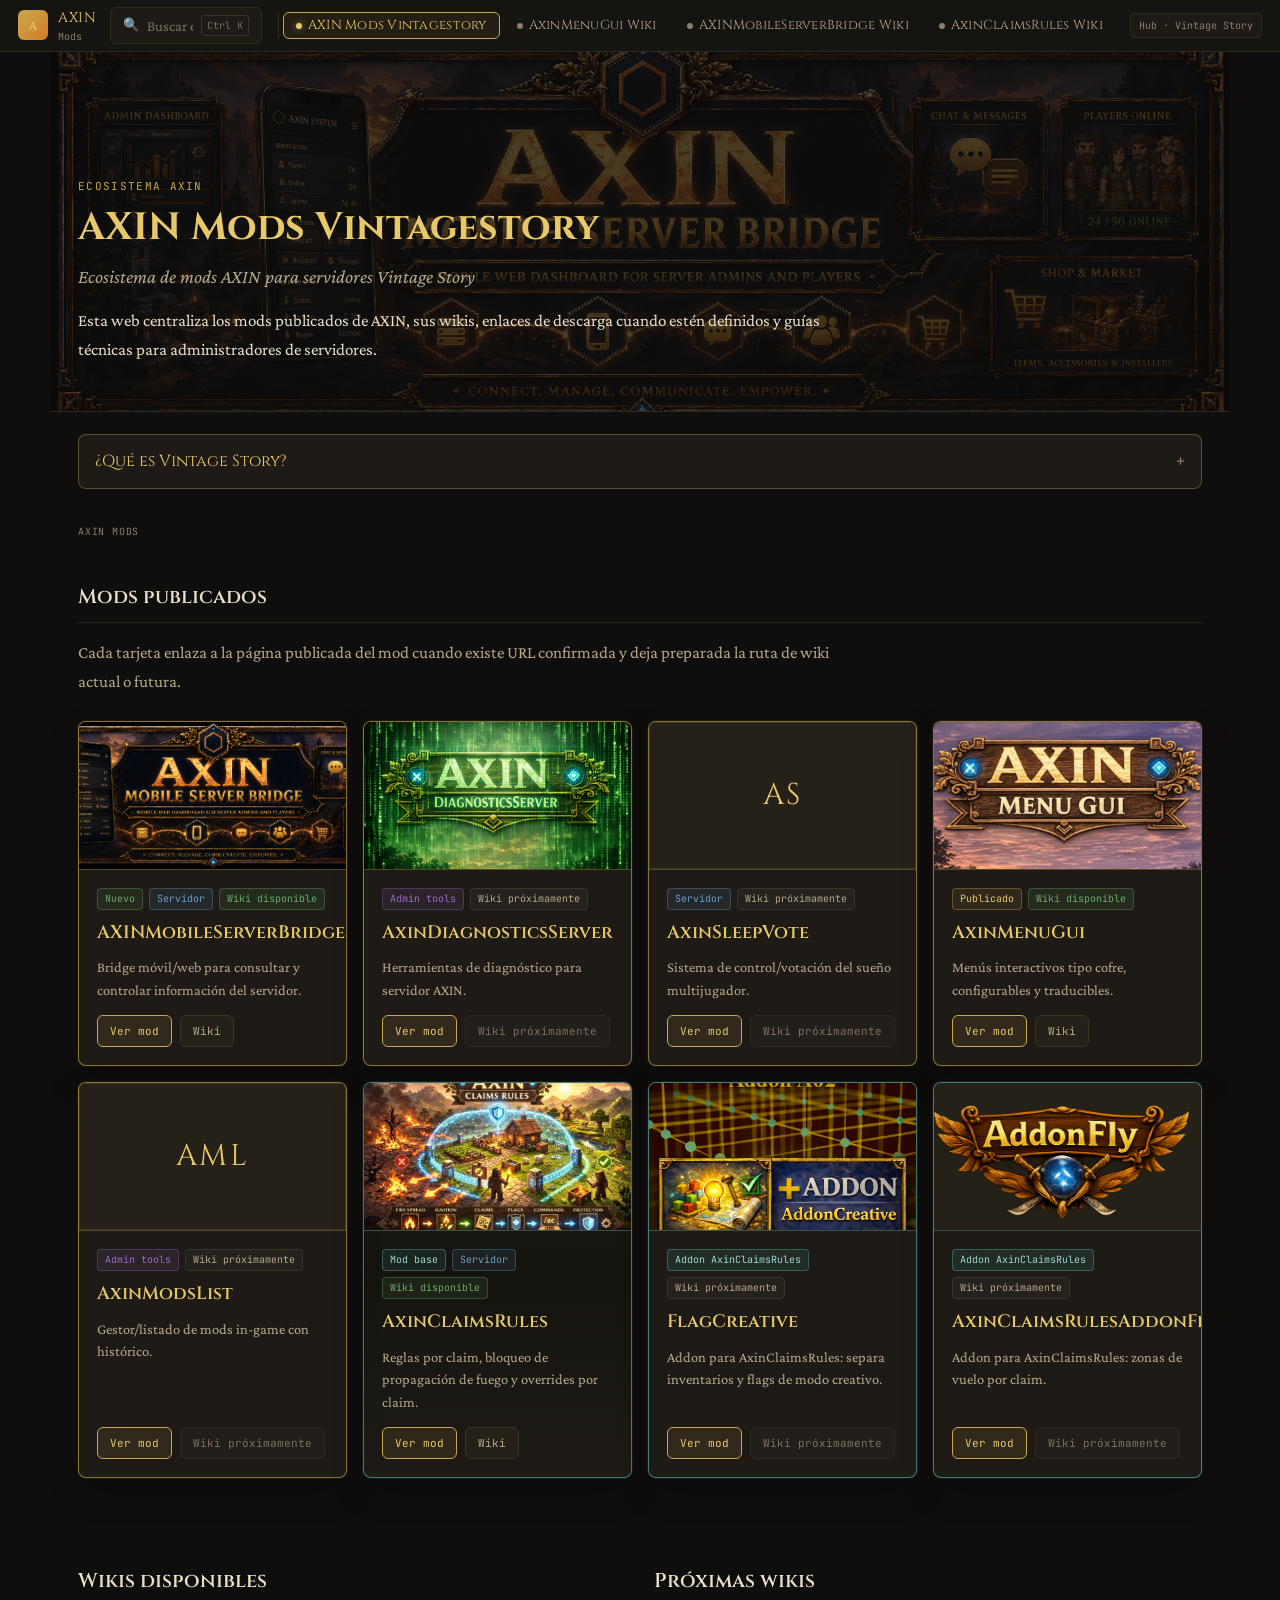
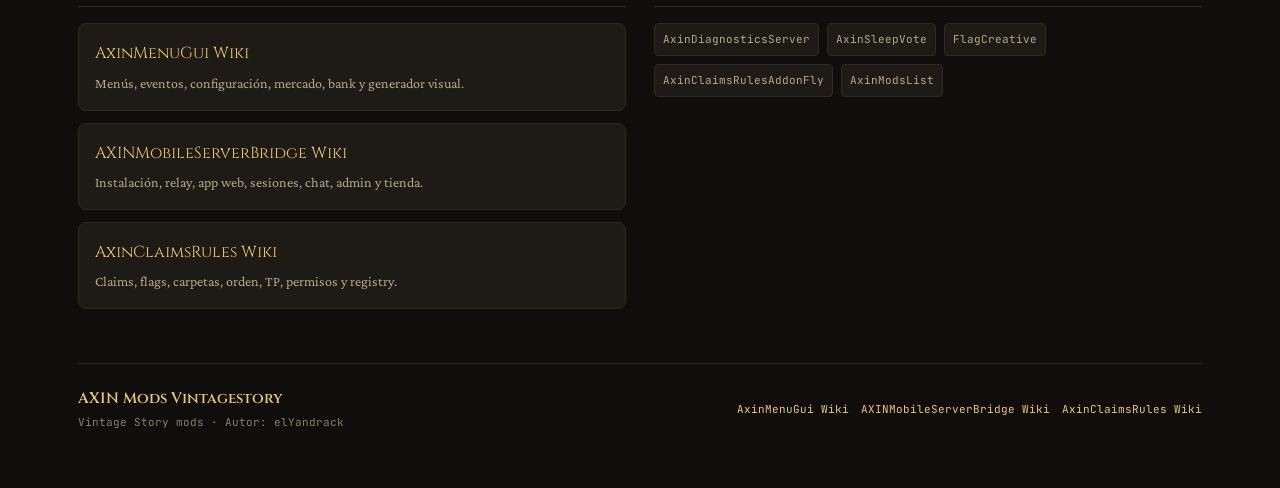
<file: docs/index.html>
<!DOCTYPE html>
<html lang="es">
<head>
<meta charset="UTF-8">
<meta name="viewport" content="width=device-width, initial-scale=1.0">
<title>AXIN Mods Vintagestory</title>
<link rel="stylesheet" href="./assets/wiki.css?v=axin-ecosystem-20260427-04">
</head>
<body class="portal-page">

<header id="header">
  <a class="logo" href="index.html" title="AXIN Mods Vintagestory">
    <div class="logo-icon">A</div>
    <div><div class="logo-text">AXIN</div><div class="logo-sub">Mods</div></div>
  </a>
  <div class="header-search">
    <span style="color:var(--stone);font-size:13px">🔍</span>
    <input type="text" placeholder="Buscar en la documentación..." id="searchInput" onkeyup="handleSearch(event)">
    <span class="search-hint">Ctrl K</span>
  </div>
  <nav class="mod-switcher" aria-label="Wikis y mods AXIN">
    <a class="mod-pill active" href="index.html"><span class="mod-pill-dot"></span>AXIN Mods Vintagestory</a>
    <a class="mod-pill" href="axinmenugui.html"><span class="mod-pill-dot"></span>AxinMenuGui Wiki</a>
    <a class="mod-pill" href="axinmobileserverbridge.html"><span class="mod-pill-dot"></span>AXINMobileServerBridge Wiki</a>
    <a class="mod-pill" href="axinclaimsrules.html"><span class="mod-pill-dot"></span>AxinClaimsRules Wiki</a>
  </nav>
  <div class="header-badge">Hub · Vintage Story</div>
</header>

<div id="layout">
<div id="content-wrap">
<main id="content">

<div class="page active" id="page-home">
  <section class="portal-hero">
    <div class="portal-hero-content">
      <div class="portal-kicker">Ecosistema AXIN</div>
      <h1>AXIN Mods Vintagestory</h1>
      <p class="portal-subtitle">Ecosistema de mods AXIN para servidores Vintage Story</p>
      <p>Esta web centraliza los mods publicados de AXIN, sus wikis, enlaces de descarga cuando estén definidos y guías técnicas para administradores de servidores.</p>
    </div>
  </section>

  <details class="game-intro">
    <summary>¿Qué es Vintage Story?</summary>
    <div class="game-intro-content">
      <p>Vintage Story es un juego de supervivencia sandbox inspirado en la naturaleza, la artesanía profunda, la exploración y la gestión técnica de servidores.</p>
      <p>Los mods AXIN están pensados para ampliar la administración, automatización, control y experiencia multijugador en servidores Vintage Story, manteniendo una documentación clara para jugadores y administradores.</p>
      <a href="https://www.vintagestory.at/" target="_blank" rel="noopener noreferrer">Página oficial de Vintage Story</a>
    </div>
  </details>

  <section class="portal-section" aria-labelledby="mods-title">
    <div class="breadcrumb">AXIN Mods</div>
    <h2 id="mods-title">Mods publicados</h2>
    <p class="section-intro">Cada tarjeta enlaza a la página publicada del mod cuando existe URL confirmada y deja preparada la ruta de wiki actual o futura.</p>

    <div class="mods-grid">
      <article class="mod-card mod-card-primary">
        <div class="mod-card-media">
          <img src="Imagenes/AXINMobileServerBridgeImages/Banner.png" alt="AXINMobileServerBridge">
        </div>
        <div class="mod-card-body">
          <div class="mod-card-tags">
            <span class="status-pill status-new">Nuevo</span>
            <span class="status-pill status-server">Servidor</span>
            <span class="status-pill status-wiki">Wiki disponible</span>
          </div>
          <h3>AXINMobileServerBridge</h3>
          <p>Bridge móvil/web para consultar y controlar información del servidor.</p>
          <div class="mod-card-actions">
            <a class="portal-btn" href="https://mods.vintagestory.at/show/mod/46915">Ver mod</a>
            <a class="portal-btn secondary" href="axinmobileserverbridge.html">Wiki</a>
          </div>
        </div>
      </article>

      <article class="mod-card mod-card-primary">
        <div class="mod-card-media">
          <img src="Imagenes/AXINDiagnosticserver_9ed9b4d66bce099ae226952c008dd77a.png" alt="AxinDiagnosticsServer">
        </div>
        <div class="mod-card-body">
          <div class="mod-card-tags">
            <span class="status-pill status-admin">Admin tools</span>
            <span class="status-pill status-pending">Wiki próximamente</span>
          </div>
          <h3>AxinDiagnosticsServer</h3>
          <p>Herramientas de diagnóstico para servidor AXIN.</p>
          <div class="mod-card-actions">
            <a class="portal-btn" href="https://mods.vintagestory.at/show/mod/46307">Ver mod</a>
            <span class="portal-btn disabled" aria-disabled="true">Wiki próximamente</span>
          </div>
        </div>
      </article>

      <article class="mod-card mod-card-primary">
        <div class="mod-card-media mod-card-fallback">AS</div>
        <div class="mod-card-body">
          <div class="mod-card-tags">
            <span class="status-pill status-server">Servidor</span>
            <span class="status-pill status-pending">Wiki próximamente</span>
          </div>
          <h3>AxinSleepVote</h3>
          <p>Sistema de control/votación del sueño multijugador.</p>
          <div class="mod-card-actions">
            <a class="portal-btn" href="https://mods.vintagestory.at/show/mod/45943">Ver mod</a>
            <span class="portal-btn disabled" aria-disabled="true">Wiki próximamente</span>
          </div>
        </div>
      </article>

      <article class="mod-card mod-card-primary">
        <div class="mod-card-media">
          <img src="Imagenes/AcinMenuGui_6afdc533364ffa6bb84388da455ddb96.png" alt="AxinMenuGui">
        </div>
        <div class="mod-card-body">
          <div class="mod-card-tags">
            <span class="status-pill status-published">Publicado</span>
            <span class="status-pill status-wiki">Wiki disponible</span>
          </div>
          <h3>AxinMenuGui</h3>
          <p>Menús interactivos tipo cofre, configurables y traducibles.</p>
          <div class="mod-card-actions">
            <a class="portal-btn" href="https://mods.vintagestory.at/show/mod/45080">Ver mod</a>
            <a class="portal-btn secondary" href="axinmenugui.html">Wiki</a>
          </div>
        </div>
      </article>

      <article class="mod-card mod-card-primary">
        <div class="mod-card-media mod-card-fallback">AML</div>
        <div class="mod-card-body">
          <div class="mod-card-tags">
            <span class="status-pill status-admin">Admin tools</span>
            <span class="status-pill status-pending">Wiki próximamente</span>
          </div>
          <h3>AxinModsList</h3>
          <p>Gestor/listado de mods in-game con histórico.</p>
          <div class="mod-card-actions">
            <a class="portal-btn" href="https://mods.vintagestory.at/show/mod/40813">Ver mod</a>
            <span class="portal-btn disabled" aria-disabled="true">Wiki próximamente</span>
          </div>
        </div>
      </article>

      <article class="mod-card mod-card-claims-family mod-card-claims-core">
        <div class="mod-card-media">
          <img src="Imagenes/AxinClaimsRulesPORTADA_f5ef2e62099d74b3eada6010e6d814bb.jpg" alt="AxinClaimsRules">
        </div>
        <div class="mod-card-body">
          <div class="mod-card-tags">
            <span class="status-pill status-core">Mod base</span>
            <span class="status-pill status-server">Servidor</span>
            <span class="status-pill status-wiki">Wiki disponible</span>
          </div>
          <h3>AxinClaimsRules</h3>
          <p>Reglas por claim, bloqueo de propagación de fuego y overrides por claim.</p>
          <div class="mod-card-actions">
            <a class="portal-btn" href="https://mods.vintagestory.at/axinclaimsrules">Ver mod</a>
            <a class="portal-btn secondary" href="axinclaimsrules.html">Wiki</a>
          </div>
        </div>
      </article>

      <article class="mod-card mod-card-claims-family">
        <div class="mod-card-media">
          <img src="Imagenes/FlagCreative_8c80b78008aa18e82b9265ce57cbfd36.png" alt="FlagCreative">
        </div>
        <div class="mod-card-body">
          <div class="mod-card-tags">
            <span class="status-pill status-addon-claims">Addon AxinClaimsRules</span>
            <span class="status-pill status-pending">Wiki próximamente</span>
          </div>
          <h3>FlagCreative</h3>
          <p>Addon para AxinClaimsRules: separa inventarios y flags de modo creativo.</p>
          <div class="mod-card-actions">
            <a class="portal-btn" href="https://mods.vintagestory.at/show/mod/44568">Ver mod</a>
            <span class="portal-btn disabled" aria-disabled="true">Wiki próximamente</span>
          </div>
        </div>
      </article>

      <article class="mod-card mod-card-claims-family">
        <div class="mod-card-media">
          <img src="Imagenes/AxinClaimsRulesAddonFly_ba27d44f2d1291c37c9c95ce258e810d.png" alt="AxinClaimsRulesAddonFly">
        </div>
        <div class="mod-card-body">
          <div class="mod-card-tags">
            <span class="status-pill status-addon-claims">Addon AxinClaimsRules</span>
            <span class="status-pill status-pending">Wiki próximamente</span>
          </div>
          <h3>AxinClaimsRulesAddonFly</h3>
          <p>Addon para AxinClaimsRules: zonas de vuelo por claim.</p>
          <div class="mod-card-actions">
            <a class="portal-btn" href="https://mods.vintagestory.at/show/mod/43936">Ver mod</a>
            <span class="portal-btn disabled" aria-disabled="true">Wiki próximamente</span>
          </div>
        </div>
      </article>
    </div>
  </section>

  <section class="portal-section portal-split" aria-label="Estado de wikis">
    <div>
      <h2>Wikis disponibles</h2>
      <div class="wiki-list">
        <a class="wiki-item" href="axinmenugui.html">
          <span class="wiki-item-title">AxinMenuGui Wiki</span>
          <span class="wiki-item-desc">Menús, eventos, configuración, mercado, bank y generador visual.</span>
        </a>
        <a class="wiki-item" href="axinmobileserverbridge.html">
          <span class="wiki-item-title">AXINMobileServerBridge Wiki</span>
          <span class="wiki-item-desc">Instalación, relay, app web, sesiones, chat, admin y tienda.</span>
        </a>
        <a class="wiki-item" href="axinclaimsrules.html">
          <span class="wiki-item-title">AxinClaimsRules Wiki</span>
          <span class="wiki-item-desc">Claims, flags, carpetas, orden, TP, permisos y registry.</span>
        </a>
      </div>
    </div>

    <div>
      <h2>Próximas wikis</h2>
      <div class="upcoming-list">
        <span>AxinDiagnosticsServer</span>
        <span>AxinSleepVote</span>
        <span>FlagCreative</span>
        <span>AxinClaimsRulesAddonFly</span>
        <span>AxinModsList</span>
      </div>
    </div>
  </section>

  <footer class="portal-footer">
    <div>
      <strong>AXIN Mods Vintagestory</strong>
      <span>Vintage Story mods · Autor: elYandrack</span>
    </div>
    <div class="portal-footer-links">
      <a href="axinmenugui.html">AxinMenuGui Wiki</a>
      <a href="axinmobileserverbridge.html">AXINMobileServerBridge Wiki</a>
      <a href="axinclaimsrules.html">AxinClaimsRules Wiki</a>
    </div>
  </footer>
</div>

</main>
</div>
</div>

<script>window.WIKI_DEFAULT_PAGE = "home";</script>
<script src="assets/wiki.js"></script>
</body>
</html>
</file>
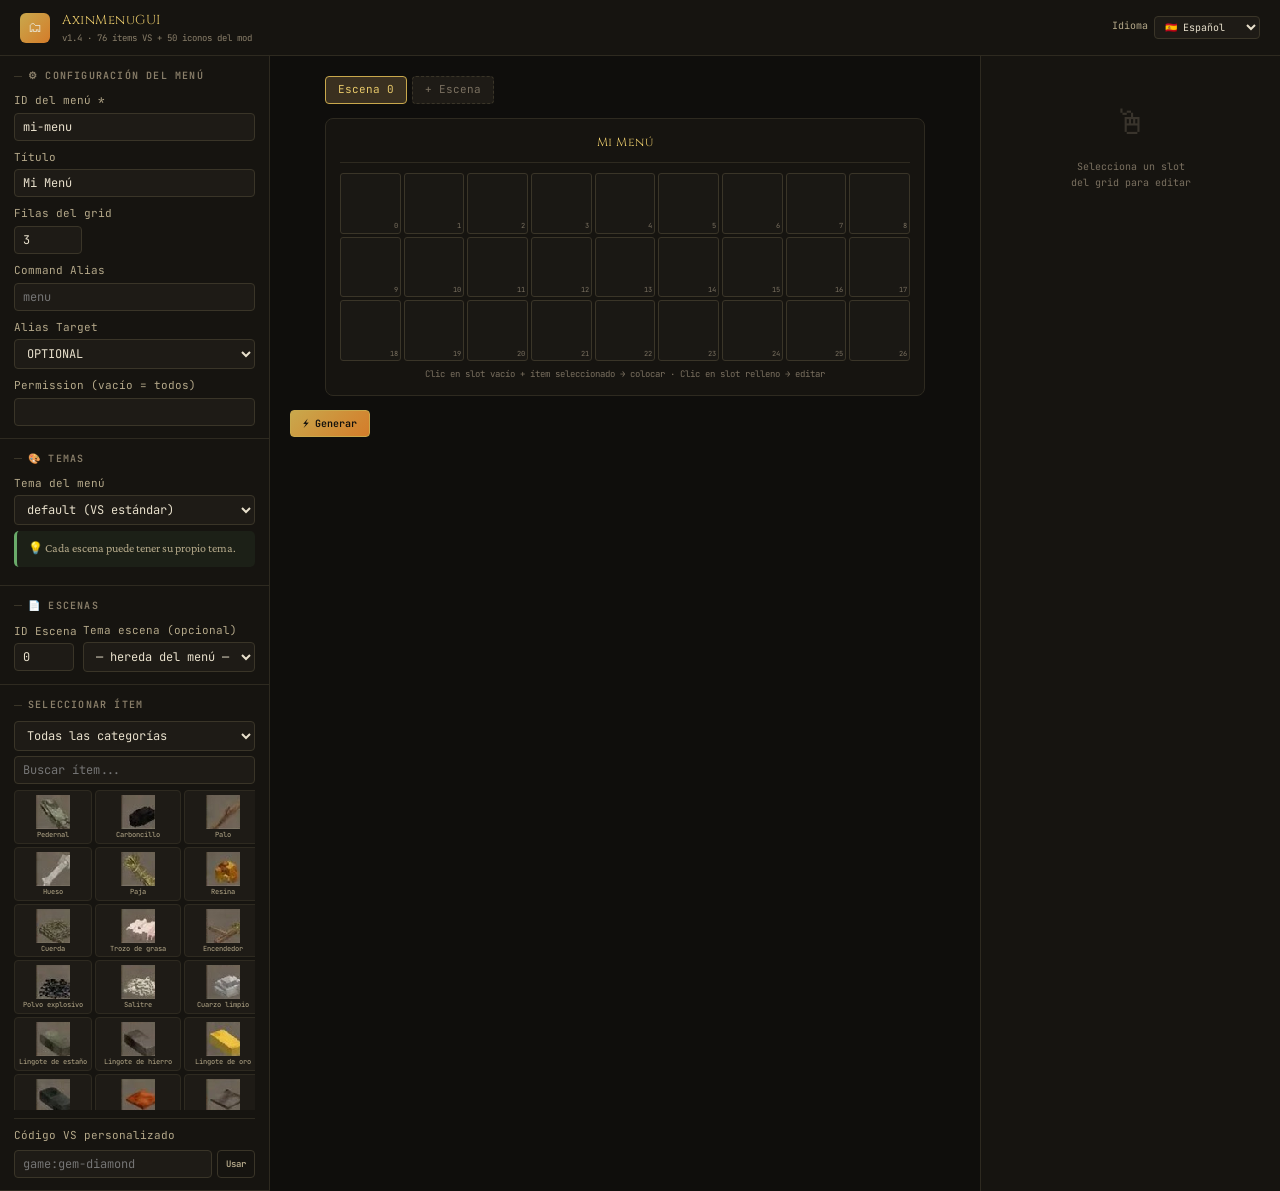
<file: AxinMenuGUI_Generator_v1_3.html>
<!DOCTYPE html>
<html lang="es">
<head>
<meta charset="UTF-8">
<meta name="viewport" content="width=device-width, initial-scale=1.0">
<title>AxinMenuGUI — Generador Visual v1.4</title>
<style>
@import url('https://fonts.googleapis.com/css2?family=JetBrains+Mono:wght@400;500;600;700&family=Cinzel:wght@600;700&family=Crimson+Pro:ital,wght@0,300;0,400;0,600;1,400&display=swap');
:root {
  --bg:#0f0e0c;--bg2:#161410;--bg3:#1e1b16;--bg4:#252118;
  --border:#2e2a20;--border2:#3a3528;
  --gold:#c9a84c;--gold2:#e8c96a;--gold3:#f5e199;--amber:#d47c2a;
  --stone:#8a7f6a;--stone2:#b5a98a;--text:#e8e0cc;--text2:#b5a98a;--text3:#7a7060;
  --green:#6aab6a;--red:#c96a6a;--blue:#6a9ec9;
  --slot-empty:#1a1814;--slot-filled:#252018;--slot-sel:#3a3020;
}
*,*::before,*::after{box-sizing:border-box;margin:0;padding:0}
html{scroll-behavior:smooth}
body{font-family:'Crimson Pro',Georgia,serif;font-size:16px;line-height:1.6;background:var(--bg);color:var(--text);min-height:100vh}

/* HEADER */
#header{background:var(--bg2);border-bottom:1px solid var(--border);padding:10px 20px;display:flex;align-items:center;gap:12px;position:sticky;top:0;z-index:100;flex-wrap:wrap}
.logo-icon{width:30px;height:30px;background:linear-gradient(135deg,var(--gold),var(--amber));border-radius:6px;display:flex;align-items:center;justify-content:center;font-size:14px;flex-shrink:0}
.logo-text{font-family:'Cinzel',serif;font-size:13px;color:var(--gold2);letter-spacing:.04em}
.logo-sub{font-family:'JetBrains Mono',monospace;font-size:9px;color:var(--stone)}
.hbadge{font-family:'JetBrains Mono',monospace;font-size:10px;color:var(--stone);background:var(--bg3);border:1px solid var(--border);border-radius:4px;padding:3px 8px;white-space:nowrap}
.lang-selector{margin-left:auto;display:flex;align-items:center;gap:6px}
.lang-selector label{font-family:'JetBrains Mono',monospace;font-size:10px;color:var(--stone2);white-space:nowrap}
.lang-selector select{background:var(--bg3);border:1px solid var(--border2);border-radius:4px;color:var(--text);font-family:'JetBrains Mono',monospace;font-size:10px;padding:3px 6px;outline:none;cursor:pointer}
.lang-selector select:focus{border-color:var(--gold)}

/* LAYOUT */
#app{display:grid;grid-template-columns:270px 1fr 300px;min-height:calc(100vh - 55px)}

/* PANEL LEFT */
#panel-left{background:var(--bg2);border-right:1px solid var(--border);overflow-y:auto;display:flex;flex-direction:column}
.psec{padding:12px 14px;border-bottom:1px solid var(--border)}
.ptitle{font-family:'JetBrains Mono',monospace;font-size:10px;font-weight:600;color:var(--stone);letter-spacing:.12em;text-transform:uppercase;margin-bottom:8px;display:flex;align-items:center;gap:6px}
.ptitle::before{content:'';width:8px;height:1px;background:var(--border2)}

/* INPUTS */
label{display:block;font-size:11px;color:var(--stone2);font-family:'JetBrains Mono',monospace;margin-bottom:3px;margin-top:8px}
label:first-of-type{margin-top:0}
input[type=text],input[type=number],select,textarea{width:100%;background:var(--bg3);border:1px solid var(--border2);border-radius:4px;color:var(--text);font-family:'JetBrains Mono',monospace;font-size:12px;padding:5px 8px;outline:none;transition:border-color .15s}
input[type=text]:focus,input[type=number]:focus,select:focus,textarea:focus{border-color:var(--gold)}
select option{background:var(--bg3)}
textarea{resize:vertical;min-height:50px}
input[type=number]{width:68px}

/* ITEM PICKER */
#item-search{margin-bottom:6px}
.item-grid{display:grid;grid-template-columns:repeat(5,1fr);gap:3px;max-height:320px;overflow-y:auto}
.item-card{background:var(--bg3);border:1px solid var(--border);border-radius:4px;padding:4px 2px;text-align:center;cursor:pointer;transition:all .12s;user-select:none}
.item-card:hover{border-color:var(--gold);background:var(--bg4)}
.item-card.selected{border-color:var(--gold2);background:var(--slot-sel);box-shadow:0 0 0 1px var(--gold2)}
.item-card img{width:34px;height:34px;display:block;margin:0 auto;image-rendering:pixelated}
.item-card-label{font-family:'JetBrains Mono',monospace;font-size:7px;color:var(--stone2);line-height:1.1;margin-top:2px;overflow:hidden;white-space:nowrap;text-overflow:ellipsis;padding:0 2px}
.custom-row{display:flex;gap:5px;margin-top:5px}
.custom-row input{flex:1}

/* CENTER */
#panel-center{padding:20px;display:flex;flex-direction:column;align-items:center;gap:14px;overflow-y:auto}
.scenes-bar{display:flex;align-items:center;gap:5px;width:100%;max-width:600px;flex-wrap:wrap}
.stab{font-family:'JetBrains Mono',monospace;font-size:11px;padding:4px 12px;border-radius:4px;border:1px solid var(--border2);background:var(--bg3);color:var(--stone2);cursor:pointer;transition:all .12s;user-select:none}
.stab:hover{border-color:var(--stone);color:var(--text)}
.stab.active{border-color:var(--gold);background:var(--slot-sel);color:var(--gold2)}
.stab.add{border-style:dashed;color:var(--text3)}
.stab.add:hover{color:var(--gold2);border-color:var(--gold)}
.stab.del{padding:4px 8px;color:var(--red);border-color:transparent;background:transparent}
.stab.del:hover{border-color:var(--red);background:rgba(201,106,106,.1)}
.grid-wrap{background:var(--bg2);border:1px solid var(--border);border-radius:8px;padding:14px;width:100%;max-width:600px}
.grid-titlebar{font-family:'Cinzel',serif;font-size:12px;color:var(--gold2);text-align:center;padding-bottom:10px;margin-bottom:10px;border-bottom:1px solid var(--border);letter-spacing:.04em}
.slot-grid{display:grid;grid-template-columns:repeat(9,1fr);gap:3px}
.slot{aspect-ratio:1;background:var(--slot-empty);border:1px solid var(--border2);border-radius:3px;display:flex;flex-direction:column;align-items:center;justify-content:center;cursor:pointer;transition:all .12s;position:relative;min-width:0;overflow:hidden;user-select:none}
.slot:hover{border-color:var(--stone);background:var(--bg4)}
.slot.filled{background:var(--slot-filled)}
.slot.selected{border-color:var(--gold2)!important;background:var(--slot-sel)!important;box-shadow:0 0 0 1px var(--gold2)}
.slot.drag-over{border-color:var(--gold2)!important;background:rgba(201,168,76,.12)!important}
.slot img{width:78%;height:78%;image-rendering:pixelated;display:block}
.slot-num{font-family:'JetBrains Mono',monospace;font-size:7px;color:var(--text3);position:absolute;bottom:1px;right:2px}
.slot-dot{position:absolute;top:2px;left:2px;width:5px;height:5px;border-radius:50%;background:var(--gold)}
.grid-hint{font-family:'JetBrains Mono',monospace;font-size:9px;color:var(--text3);text-align:center;margin-top:6px}

/* JSON PANEL */
#json-area{width:100%;max-width:600px;background:var(--bg2);border:1px solid var(--border);border-radius:8px;overflow:hidden;display:none}
#json-area.visible{display:block}
.json-hdr{display:flex;align-items:center;justify-content:space-between;padding:9px 14px;border-bottom:1px solid var(--border);background:var(--bg3)}
.json-hdr-title{font-family:'JetBrains Mono',monospace;font-size:10px;color:var(--stone2);letter-spacing:.06em}
#json-out{font-family:'JetBrains Mono',monospace;font-size:11px;color:var(--text2);line-height:1.7;padding:14px;background:transparent;border:none;width:100%;min-height:140px;max-height:360px;resize:vertical;outline:none}
.copy-ok{color:var(--green);font-size:11px;font-family:'JetBrains Mono',monospace;opacity:0;transition:opacity .3s}
.copy-ok.show{opacity:1}

/* PANEL RIGHT */
#panel-right{background:var(--bg2);border-left:1px solid var(--border);overflow-y:auto}
.empty-editor{display:flex;flex-direction:column;align-items:center;justify-content:center;height:100%;gap:8px;color:var(--text3);padding:40px 20px;text-align:center}
.empty-icon{font-size:34px;opacity:.35}
.empty-editor p{font-family:'JetBrains Mono',monospace;font-size:10px}

/* BUTTONS */
.btn{display:inline-flex;align-items:center;gap:4px;font-family:'JetBrains Mono',monospace;font-size:10px;font-weight:600;padding:6px 12px;border-radius:4px;border:1px solid transparent;cursor:pointer;transition:all .15s;user-select:none}
.btn-gold{background:linear-gradient(135deg,var(--gold),var(--amber));color:var(--bg);border-color:var(--gold)}
.btn-gold:hover{filter:brightness(1.1)}
.btn-out{background:transparent;color:var(--stone2);border-color:var(--border2)}
.btn-out:hover{border-color:var(--stone2);color:var(--text)}
.btn-danger{background:rgba(201,106,106,.1);color:var(--red);border-color:rgba(201,106,106,.3)}
.btn-danger:hover{background:rgba(201,106,106,.2)}
.btn-sm{padding:3px 8px;font-size:9px}
.btn-full{width:100%;justify-content:center}

/* EVENT ITEMS */
.ev-item{background:var(--bg3);border:1px solid var(--border);border-radius:4px;padding:8px 10px;margin-bottom:6px}
.ev-hdr{display:flex;align-items:center;justify-content:space-between;margin-bottom:6px}
.ev-badge{font-family:'JetBrains Mono',monospace;font-size:9px;padding:2px 5px;border-radius:3px;background:rgba(201,168,76,.15);color:var(--gold2);border:1px solid rgba(201,168,76,.3)}

/* MISC */
hr{border:none;border-top:1px solid var(--border);margin:8px 0}
::-webkit-scrollbar{width:4px;height:4px}
::-webkit-scrollbar-thumb{background:var(--border2);border-radius:2px}
.callout{border-radius:5px;padding:8px 11px;margin:6px 0;border-left:3px solid;font-size:12px}
.callout.tip{background:rgba(106,171,106,.08);border-color:var(--green);color:var(--stone2)}
</style>
</head>
<body>

<div id="header">
  <div class="logo-icon">🗂</div>
  <div><div class="logo-text">AxinMenuGUI</div><div class="logo-sub" id="hdr-badge">v1.4 · 76 ítems VS + 50 iconos del mod</div></div>
  <div class="lang-selector">
    <label id="lbl-language">Idioma:</label>
    <select id="lang-select" onchange="setLang(this.value)">
      <option value="es">🇪🇸 Español</option>
      <option value="en">🇬🇧 English</option>
      <option value="de">🇩🇪 Deutsch</option>
      <option value="fr">🇫🇷 Français</option>
      <option value="pt">🇧🇷 Português</option>
      <option value="ru">🇷🇺 Русский</option>
    </select>
  </div>
</div>

<div id="app">

  <!-- PANEL LEFT -->
  <div id="panel-left">
    <div class="psec">
      <div class="ptitle" id="ptitle-config">Configuración del menú</div>
      <label id="lbl-id">ID *</label>
      <input type="text" id="cfg-id" value="mi-menu" placeholder="mainmenu">
      <label id="lbl-title">Título</label>
      <input type="text" id="cfg-title" value="Mi Menú" placeholder="Mi Menú">
      <label id="lbl-rows">Filas (1–6)</label>
      <input type="number" id="cfg-rows" min="1" max="6" value="3" onchange="updateRows()">
      <label id="lbl-alias">Command Alias</label>
      <input type="text" id="cfg-alias" placeholder="menu">
      <label id="lbl-aliastarget">Alias Target</label>
      <select id="cfg-alias-target">
        <option value="OPTIONAL">OPTIONAL</option>
        <option value="REQUIRED">REQUIRED</option>
        <option value="DISABLED">DISABLED</option>
      </select>
      <label id="lbl-perm">Permission (vacío = todos)</label>
      <input type="text" id="cfg-permission" placeholder="">
    </div>

    <div class="psec">
      <div class="ptitle" id="ptitle-themes">🎨 Temas</div>
      <label id="lbl-theme">Tema del menú</label>
      <select id="cfg-theme">
        <option value="">default (VS estándar)</option>
        <option value="dark-red">dark-red — Rojo oscuro</option>
        <option value="dark-blue">dark-blue — Azul oscuro</option>
        <option value="dark-green">dark-green — Verde oscuro</option>
        <option value="parchment">parchment — Pergamino</option>
        <option value="stone">stone — Piedra gris</option>
        <option value="night">night — Noche violeta</option>
        <option value="dark-red-2">dark-red-2 — Rojo cofre</option>
        <option value="dark-blue-2">dark-blue-2 — Azul cofre</option>
        <option value="dark-green-2">dark-green-2 — Verde cofre</option>
        <option value="parchment-2">parchment-2 — Madera oscura</option>
        <option value="stone-2">stone-2 — Granito cofre</option>
        <option value="night-2">night-2 — Void negro</option>
        <option value="glass">glass — Cristal transparente</option>
      </select>
      <div class="callout tip" id="theme-notice">💡 Cada escena también puede tener su propio theme.</div>
    </div>

    <div class="psec">
      <div class="ptitle" id="ptitle-scenes">📄 Escenas</div>
      <div style="display:flex;gap:6px;align-items:center">
        <div>
          <label id="lbl-sceneid">ID Escena</label>
          <input type="text" id="cfg-scene-id" value="0" style="width:60px" oninput="updateSceneId(this.value)">
        </div>
        <div style="flex:1">
          <label id="lbl-scenetheme">Tema escena</label>
          <select id="cfg-scene-theme" onchange="">
            <option value="" id="opt-inherits">— hereda del menú —</option>
            <option value="dark-red">dark-red</option>
            <option value="dark-blue">dark-blue</option>
            <option value="dark-green">dark-green</option>
            <option value="parchment">parchment</option>
            <option value="stone">stone</option>
            <option value="night">night</option>
            <option value="dark-red-2">dark-red-2</option>
            <option value="dark-blue-2">dark-blue-2</option>
            <option value="dark-green-2">dark-green-2</option>
            <option value="parchment-2">parchment-2</option>
            <option value="stone-2">stone-2</option>
            <option value="night-2">night-2</option>
            <option value="glass">glass</option>
          </select>
        </div>
      </div>
    </div>

    <div class="psec" style="flex:1">
      <div class="ptitle" id="ptitle-picker">Seleccionar ítem</div>
      <select id="cat-filter" onchange="filterItems()" style="margin-bottom:5px;width:100%">
        <option value="" id="opt-allcats">Todas las categorías</option>
        <option value="Ítems VS">Ítems VS (76)</option>
        <option value="Navegación">Navegación</option>
        <option value="Tienda">Tienda</option>
        <option value="Admin">Admin / Roles</option>
        <option value="UI">UI / Info</option>
        <option value="Social">Social</option>
        <option value="Decorativo">Decorativo</option>
      </select>
      <input type="text" id="item-search" placeholder="Buscar ítem..." oninput="filterItems()" style="margin-bottom:6px">
      <div class="item-grid" id="item-grid"></div>
      <hr>
      <label id="lbl-custom">Código VS personalizado</label>
      <div class="custom-row">
        <input type="text" id="custom-code" placeholder="game:gem-diamond">
        <button class="btn btn-out btn-sm" id="btn-custom" onclick="selectCustom()">Usar</button>
      </div>
    </div>
  </div>

  <!-- PANEL CENTER -->
  <div id="panel-center">
    <div class="scenes-bar" id="scenes-bar"></div>
    <div class="grid-wrap">
      <div class="grid-titlebar" id="grid-title">Mi Menú</div>
      <div class="slot-grid" id="slot-grid"></div>
      <div class="grid-hint" id="grid-hint">Clic en slot vacío + ítem seleccionado → colocar · Clic en slot relleno → editar · Arrastrar para mover</div>
    </div>

    <div id="json-area">
      <div class="json-hdr">
        <span class="json-hdr-title" id="lbl-jsongenerated">📄 JSON GENERADO</span>
        <div style="display:flex;gap:6px;align-items:center">
          <span class="copy-ok" id="copy-ok">✓ Copiado</span>
          <button class="btn btn-out btn-sm" id="btn-copy" onclick="copyJSON()">Copiar</button>
          <button class="btn btn-gold btn-sm" id="btn-generate" onclick="generateJSON()">⚡ Generar</button>
        </div>
      </div>
      <textarea id="json-out" readonly placeholder="Haz clic en ⚡ Generar..."></textarea>
    </div>

    <button class="btn btn-gold" id="btn-gen-main" onclick="generateJSON()" style="align-self:flex-start">⚡ Generar JSON</button>
  </div>

  <!-- PANEL RIGHT -->
  <div id="panel-right">
    <div id="editor-content">
      <div class="empty-editor">
        <div class="empty-icon">🖱</div>
        <p id="editor-hint-msg">Selecciona un slot<br>del grid para editar</p>
      </div>
    </div>
  </div>

</div>

<script>
// ═══════════════════════════════
// TRANSLATIONS
// ═══════════════════════════════
const LANGS = {
  es: {
    title: "Generador Visual",
    menuConfig: "⚙ Configuración del menú",
    menuId: "ID del menú *",
    menuTitle: "Título",
    menuRows: "Filas del grid",
    row1:"1 fila (9 slots)",row2:"2 filas (18 slots)",row3:"3 filas (27 slots)",
    row4:"4 filas (36 slots)",row5:"5 filas (45 slots)",row6:"6 filas (54 slots)",
    commandAlias: "Command Alias",
    aliasTarget: "Alias Target",
    permission: "Permission (vacío = todos)",
    themes: "🎨 Temas",
    themeLabel: "Tema del menú",
    themeDefault: "default (VS estándar)",
    themeNotice: "💡 Cada escena puede tener su propio tema.",
    scenes: "📄 Escenas",
    sceneId: "ID Escena",
    sceneTheme: "Tema escena (opcional)",
    sceneInherits: "— hereda del menú —",
    selectItem: "Seleccionar ítem",
    allCats: "Todas las categorías",
    searchPlaceholder: "Buscar ítem...",
    customCode: "Código VS personalizado",
    customUse: "Usar",
    sceneBar: "Escena",
    addScene: "+ Escena",
    jsonGenerated: "📄 JSON GENERADO",
    btnGenerate: "⚡ Generar",
    btnCopy: "Copiar",
    copied: "✓ Copiado",
    hint: "Clic en slot vacío + ítem seleccionado → colocar · Clic en slot relleno → editar",
    slotEmpty: "📦",
    editorHint: "Selecciona un slot\ndel grid para editar",
    editorSlotEmpty: "Slot vacío\nSelecciona un ítem\ny haz clic aquí",
    slotN: "Slot",
    codeVS: "Código VS",
    nombre: "Nombre (admite {player})",
    lore: "Lore (una línea por línea)",
    amount: "Amount",
    save: "💾 Guardar",
    delete: "🗑 Eliminar",
    clickEvents: "Click Events",
    addEvent: "+ Añadir evento",
    eventType: "Tipo",
    clickType: "Click type",
    msgLabel: "Mensaje",
    guiLabel: "GUI ID destino",
    cmdLabel: "Comandos (uno por línea)",
    jsonPlaceholder: "Haz clic en ⚡ Generar...",
    headerBadge: "v1.4 · 76 ítems VS + 50 iconos del mod",
    language: "Idioma",
    row: "Filas"
  },
  en: {
    title: "Visual Generator",
    menuConfig: "⚙ Menu Configuration",
    menuId: "Menu ID *",
    menuTitle: "Title",
    menuRows: "Grid rows",
    row1:"1 row (9 slots)",row2:"2 rows (18 slots)",row3:"3 rows (27 slots)",
    row4:"4 rows (36 slots)",row5:"5 rows (45 slots)",row6:"6 rows (54 slots)",
    commandAlias: "Command Alias",
    aliasTarget: "Alias Target",
    permission: "Permission (empty = all)",
    themes: "🎨 Themes",
    themeLabel: "Menu theme",
    themeDefault: "default (VS standard)",
    themeNotice: "💡 Each scene can have its own theme.",
    scenes: "📄 Scenes",
    sceneId: "Scene ID",
    sceneTheme: "Scene theme (optional)",
    sceneInherits: "— inherits from menu —",
    selectItem: "Select item",
    allCats: "All categories",
    searchPlaceholder: "Search item...",
    customCode: "Custom VS code",
    customUse: "Use",
    sceneBar: "Scene",
    addScene: "+ Scene",
    jsonGenerated: "📄 GENERATED JSON",
    btnGenerate: "⚡ Generate",
    btnCopy: "Copy",
    copied: "✓ Copied",
    hint: "Click empty slot + selected item → place · Click filled slot → edit",
    slotEmpty: "📦",
    editorHint: "Select a slot\nfrom the grid to edit",
    editorSlotEmpty: "Empty Slot\nSelect an item\nand click here",
    slotN: "Slot",
    codeVS: "VS Code",
    nombre: "Name (supports {player})",
    lore: "Lore (one line per line)",
    amount: "Amount",
    save: "💾 Save",
    delete: "🗑 Delete",
    clickEvents: "Click Events",
    addEvent: "+ Add event",
    eventType: "Type",
    clickType: "Click type",
    msgLabel: "Message",
    guiLabel: "Target GUI ID",
    cmdLabel: "Commands (one per line)",
    jsonPlaceholder: "Click ⚡ Generate...",
    headerBadge: "v1.4 · 76 VS items + 50 mod icons",
    language: "Language",
    row: "Rows"
  },
  de: {
    title: "Visueller Generator",
    menuConfig: "⚙ Menü-Konfiguration",
    menuId: "Menü-ID *",
    menuTitle: "Titel",
    menuRows: "Grid-Reihen",
    row1:"1 Reihe (9 Slots)",row2:"2 Reihen (18 Slots)",row3:"3 Reihen (27 Slots)",
    row4:"4 Reihen (36 Slots)",row5:"5 Reihen (45 Slots)",row6:"6 Reihen (54 Slots)",
    commandAlias: "Befehls-Alias",
    aliasTarget: "Alias-Ziel",
    permission: "Berechtigung (leer = alle)",
    themes: "🎨 Themen",
    themeLabel: "Menü-Thema",
    themeDefault: "Standard (VS-Standard)",
    themeNotice: "💡 Jede Szene kann ein eigenes Thema haben.",
    scenes: "📄 Szenen",
    sceneId: "Szenen-ID",
    sceneTheme: "Szenen-Thema (optional)",
    sceneInherits: "— erbt vom Menü —",
    selectItem: "Element auswählen",
    allCats: "Alle Kategorien",
    searchPlaceholder: "Element suchen...",
    customCode: "Benutzerdefinierter VS-Code",
    customUse: "Verwenden",
    sceneBar: "Szene",
    addScene: "+ Szene",
    jsonGenerated: "📄 GENERIERTES JSON",
    btnGenerate: "⚡ Generieren",
    btnCopy: "Kopieren",
    copied: "✓ Kopiert",
    hint: "Leeren Slot + ausgewähltes Element klicken → platzieren",
    slotEmpty: "📦",
    editorHint: "Wähle einen Slot\naus dem Grid",
    editorSlotEmpty: "Leerer Slot\nElement auswählen\nund hier klicken",
    slotN: "Slot",
    codeVS: "VS-Code",
    nombre: "Name (unterstützt {player})",
    lore: "Lore (eine Zeile pro Zeile)",
    amount: "Menge",
    save: "💾 Speichern",
    delete: "🗑 Löschen",
    clickEvents: "Klick-Ereignisse",
    addEvent: "+ Ereignis hinzufügen",
    eventType: "Typ",
    clickType: "Klick-Typ",
    msgLabel: "Nachricht",
    guiLabel: "Ziel-GUI-ID",
    cmdLabel: "Befehle (einer pro Zeile)",
    jsonPlaceholder: "Klicke ⚡ Generieren...",
    headerBadge: "v1.4 · 76 VS-Elemente + 50 Mod-Icons",
    language: "Sprache",
    row: "Reihen"
  },
  fr: {
    title: "Générateur Visuel",
    menuConfig: "⚙ Configuration du menu",
    menuId: "ID du menu *",
    menuTitle: "Titre",
    menuRows: "Rangées de grille",
    row1:"1 rangée (9 empl.)",row2:"2 rangées (18 empl.)",row3:"3 rangées (27 empl.)",
    row4:"4 rangées (36 empl.)",row5:"5 rangées (45 empl.)",row6:"6 rangées (54 empl.)",
    commandAlias: "Alias de commande",
    aliasTarget: "Cible alias",
    permission: "Permission (vide = tous)",
    themes: "🎨 Thèmes",
    themeLabel: "Thème du menu",
    themeDefault: "par défaut (standard VS)",
    themeNotice: "💡 Chaque scène peut avoir son propre thème.",
    scenes: "📄 Scènes",
    sceneId: "ID de scène",
    sceneTheme: "Thème de scène (optionnel)",
    sceneInherits: "— hérite du menu —",
    selectItem: "Sélectionner un élément",
    allCats: "Toutes les catégories",
    searchPlaceholder: "Rechercher un élément...",
    customCode: "Code VS personnalisé",
    customUse: "Utiliser",
    sceneBar: "Scène",
    addScene: "+ Scène",
    jsonGenerated: "📄 JSON GÉNÉRÉ",
    btnGenerate: "⚡ Générer",
    btnCopy: "Copier",
    copied: "✓ Copié",
    hint: "Clic slot vide + élément sélectionné → placer · Clic slot rempli → modifier",
    slotEmpty: "📦",
    editorHint: "Sélectionnez un slot\nde la grille",
    editorSlotEmpty: "Slot vide\nSélectionnez un élément\net cliquez ici",
    slotN: "Slot",
    codeVS: "Code VS",
    nombre: "Nom (supporte {player})",
    lore: "Lore (une ligne par ligne)",
    amount: "Quantité",
    save: "💾 Enregistrer",
    delete: "🗑 Supprimer",
    clickEvents: "Événements de clic",
    addEvent: "+ Ajouter événement",
    eventType: "Type",
    clickType: "Type de clic",
    msgLabel: "Message",
    guiLabel: "ID GUI cible",
    cmdLabel: "Commandes (une par ligne)",
    jsonPlaceholder: "Cliquez ⚡ Générer...",
    headerBadge: "v1.4 · 76 éléments VS + 50 icônes du mod",
    language: "Langue",
    row: "Rangées"
  },
  pt: {
    title: "Gerador Visual",
    menuConfig: "⚙ Configuração do menu",
    menuId: "ID do menu *",
    menuTitle: "Título",
    menuRows: "Linhas da grade",
    row1:"1 linha (9 slots)",row2:"2 linhas (18 slots)",row3:"3 linhas (27 slots)",
    row4:"4 linhas (36 slots)",row5:"5 linhas (45 slots)",row6:"6 linhas (54 slots)",
    commandAlias: "Alias de comando",
    aliasTarget: "Alvo do alias",
    permission: "Permissão (vazio = todos)",
    themes: "🎨 Temas",
    themeLabel: "Tema do menu",
    themeDefault: "padrão (VS padrão)",
    themeNotice: "💡 Cada cena pode ter seu próprio tema.",
    scenes: "📄 Cenas",
    sceneId: "ID da cena",
    sceneTheme: "Tema da cena (opcional)",
    sceneInherits: "— herda do menu —",
    selectItem: "Selecionar item",
    allCats: "Todas as categorias",
    searchPlaceholder: "Pesquisar item...",
    customCode: "Código VS personalizado",
    customUse: "Usar",
    sceneBar: "Cena",
    addScene: "+ Cena",
    jsonGenerated: "📄 JSON GERADO",
    btnGenerate: "⚡ Gerar",
    btnCopy: "Copiar",
    copied: "✓ Copiado",
    hint: "Clique slot vazio + item selecionado → colocar · Clique slot preenchido → editar",
    slotEmpty: "📦",
    editorHint: "Selecione um slot\ndo grid para editar",
    editorSlotEmpty: "Slot vazio\nSelecione um item\ne clique aqui",
    slotN: "Slot",
    codeVS: "Código VS",
    nombre: "Nome (suporta {player})",
    lore: "Lore (uma linha por linha)",
    amount: "Quantidade",
    save: "💾 Salvar",
    delete: "🗑 Excluir",
    clickEvents: "Eventos de clique",
    addEvent: "+ Adicionar evento",
    eventType: "Tipo",
    clickType: "Tipo de clique",
    msgLabel: "Mensagem",
    guiLabel: "ID GUI destino",
    cmdLabel: "Comandos (um por linha)",
    jsonPlaceholder: "Clique ⚡ Gerar...",
    headerBadge: "v1.4 · 76 itens VS + 50 ícones do mod",
    language: "Idioma",
    row: "Linhas"
  },
  ru: {
    title: "Визуальный Генератор",
    menuConfig: "⚙ Настройка меню",
    menuId: "ID меню *",
    menuTitle: "Заголовок",
    menuRows: "Строки сетки",
    row1:"1 строка (9 слотов)",row2:"2 строки (18 слотов)",row3:"3 строки (27 слотов)",
    row4:"4 строки (36 слотов)",row5:"5 строк (45 слотов)",row6:"6 строк (54 слота)",
    commandAlias: "Псевдоним команды",
    aliasTarget: "Цель псевдонима",
    permission: "Разрешение (пусто = все)",
    themes: "🎨 Темы",
    themeLabel: "Тема меню",
    themeDefault: "по умолчанию (стандарт VS)",
    themeNotice: "💡 Каждая сцена может иметь свою тему.",
    scenes: "📄 Сцены",
    sceneId: "ID сцены",
    sceneTheme: "Тема сцены (необязательно)",
    sceneInherits: "— наследует от меню —",
    selectItem: "Выбрать предмет",
    allCats: "Все категории",
    searchPlaceholder: "Поиск предмета...",
    customCode: "Пользовательский VS код",
    customUse: "Использовать",
    sceneBar: "Сцена",
    addScene: "+ Сцена",
    jsonGenerated: "📄 СГЕНЕРИРОВАННЫЙ JSON",
    btnGenerate: "⚡ Создать",
    btnCopy: "Копировать",
    copied: "✓ Скопировано",
    hint: "Клик на пустой слот + выбранный предмет → разместить",
    slotEmpty: "📦",
    editorHint: "Выберите слот\nв сетке для редактирования",
    editorSlotEmpty: "Пустой слот\nВыберите предмет\nи нажмите здесь",
    slotN: "Слот",
    codeVS: "VS код",
    nombre: "Имя (поддерживает {player})",
    lore: "Lore (одна строка на строку)",
    amount: "Количество",
    save: "💾 Сохранить",
    delete: "🗑 Удалить",
    clickEvents: "События кликов",
    addEvent: "+ Добавить событие",
    eventType: "Тип",
    clickType: "Тип клика",
    msgLabel: "Сообщение",
    guiLabel: "Целевой GUI ID",
    cmdLabel: "Команды (одна на строку)",
    jsonPlaceholder: "Нажмите ⚡ Создать...",
    headerBadge: "v1.4 · 76 VS предметов + 50 иконок мода",
    language: "Язык",
    row: "Строки"
  }
};
let LANG = 'es';

function t(key) {
  return LANGS[LANG][key] || LANGS['es'][key] || key;
}

function setLang(lang) {
  LANG = lang;
  applyTranslations();
  renderScenes();
  renderGrid();
  renderEditor();
}

function applyTranslations() {
  const el = (id) => document.getElementById(id);
  const setText = (id, key) => { if(el(id)) el(id).textContent = t(key); };
  
  setText('hdr-badge', 'headerBadge');
  setText('ptitle-config', 'menuConfig');
  setText('lbl-id', 'menuId');
  setText('lbl-title', 'menuTitle');
  setText('lbl-rows', 'menuRows');
  setText('lbl-alias', 'commandAlias');
  setText('lbl-aliastarget', 'aliasTarget');
  setText('lbl-perm', 'permission');
  setText('ptitle-themes', 'themes');
  setText('lbl-theme', 'themeLabel');
  setText('theme-notice', 'themeNotice');
  setText('ptitle-scenes', 'scenes');
  setText('lbl-sceneid', 'sceneId');
  setText('lbl-scenetheme', 'sceneTheme');
  setText('opt-inherits', 'sceneInherits');
  setText('ptitle-picker', 'selectItem');
  setText('opt-allcats', 'allCats');
  el('item-search').placeholder = t('searchPlaceholder');
  setText('lbl-custom', 'customCode');
  setText('btn-custom', 'customUse');
  setText('grid-hint', 'hint');
  setText('lbl-jsongenerated', 'jsonGenerated');
  setText('btn-copy', 'btnCopy');
  setText('btn-generate', 'btnGenerate');
  setText('btn-gen-main', 'btnGenerate');
  el('json-out').placeholder = t('jsonPlaceholder');
  setText('copy-ok', 'copied');
  setText('lbl-language', 'language');
  
  // Row options
  const rowSel = el('cfg-rows');
  // input number, no options needed
  
  // Update rows select options translation via data attributes - skip (it's a number input)
}

// ═══════════════════════════════
// DATOS
// ═══════════════════════════════
const ITEMS = [{"code": "game:flint", "name": "Pedernal", "img": "[data-uri]", "cat": "Ítems VS"}, {"code": "game:charcoal", "name": "Carboncillo", "img": "[data-uri]", "cat": "Ítems VS"}, {"code": "game:stick", "name": "Palo", "img": "[data-uri]", "cat": "Ítems VS"}, {"code": "game:firewood", "name": "Leña", "img": "[data-uri]", "cat": "Ítems VS"}, {"code": "game:feather", "name": "Pluma", "img": "[data-uri]", "cat": "Ítems VS"}, {"code": "game:bone", "name": "Hueso", "img": "[data-uri]", "cat": "Ítems VS"}, {"code": "game:drygrass", "name": "Paja", "img": "[data-uri]", "cat": "Ítems VS"}, {"code": "game:resin", "name": "Resina", "img": "[data-uri]", "cat": "Ítems VS"}, {"code": "game:beeswax", "name": "Cera de abejas", "img": "[data-uri]", "cat": "Ítems VS"}, {"code": "game:honeycomb", "name": "Panal", "img": "[data-uri]", "cat": "Ítems VS"}, {"code": "game:rope", "name": "Cuerda", "img": "[data-uri]", "cat": "Ítems VS"}, {"code": "game:fat", "name": "Trozo de grasa", "img": "[data-uri]", "cat": "Ítems VS"}, {"code": "game:firestarter", "name": "Encendedor", "img": "[data-uri]", "cat": "Ítems VS"}, {"code": "game:flaxfibers", "name": "Fibras de lino", "img": "[data-uri]", "cat": "Ítems VS"}, {"code": "game:flaxtwine", "name": "Hilo de lino", "img": "[data-uri]", "cat": "Ítems VS"}, {"code": "game:blastingpowder", "name": "Polvo explosivo", "img": "[data-uri]", "cat": "Ítems VS"}, {"code": "game:saltpeter", "name": "Salitre", "img": "[data-uri]", "cat": "Ítems VS"}, {"code": "game:clearquartz", "name": "Cuarzo limpio", "img": "[data-uri]", "cat": "Ítems VS"}, {"code": "game:ore-lapislazuli", "name": "Lapislázuli bruto", "img": "[data-uri]", "cat": "Ítems VS"}, {"code": "game:ingot-copper", "name": "Lingote de cobre", "img": "[data-uri]", "cat": "Ítems VS"}, {"code": "game:ingot-tin", "name": "Lingote de estaño", "img": "[data-uri]", "cat": "Ítems VS"}, {"code": "game:ingot-iron", "name": "Lingote de hierro", "img": "[data-uri]", "cat": "Ítems VS"}, {"code": "game:ingot-gold", "name": "Lingote de oro", "img": "[data-uri]", "cat": "Ítems VS"}, {"code": "game:ingot-silver", "name": "Lingote de plata", "img": "[data-uri]", "cat": "Ítems VS"}, {"code": "game:ingot-bismuth", "name": "Lingote de bismuto", "img": "[data-uri]", "cat": "Ítems VS"}, {"code": "game:ingot-lead", "name": "Lingote de plomo", "img": "[data-uri]", "cat": "Ítems VS"}, {"code": "game:metalplate-copper", "name": "Placa de cobre", "img": "[data-uri]", "cat": "Ítems VS"}, {"code": "game:metalplate-iron", "name": "Placa de hierro", "img": "[data-uri]", "cat": "Ítems VS"}, {"code": "game:stone-granite", "name": "Piedra de granito", "img": "[data-uri]", "cat": "Ítems VS"}, {"code": "game:cobblestone-granite", "name": "Adoquines de granito", "img": "[data-uri]", "cat": "Ítems VS"}, {"code": "game:planks-oak", "name": "Tablones de roble", "img": "[data-uri]", "cat": "Ítems VS"}, {"code": "game:planks-birch", "name": "Tablones de abedul", "img": "[data-uri]", "cat": "Ítems VS"}, {"code": "game:soil-low-none", "name": "Tierra", "img": "[data-uri]", "cat": "Ítems VS"}, {"code": "game:axe-flint", "name": "Hacha de pedernal", "img": "[data-uri]", "cat": "Ítems VS"}, {"code": "game:shovel-flint", "name": "Pala de pedernal", "img": "[data-uri]", "cat": "Ítems VS"}, {"code": "game:spear-generic-granite", "name": "Lanza de granito", "img": "[data-uri]", "cat": "Ítems VS"}, {"code": "game:knife-generic-granite", "name": "Cuchillo de granito", "img": "[data-uri]", "cat": "Ítems VS"}, {"code": "game:axe-chert", "name": "Hacha de chert", "img": "[data-uri]", "cat": "Ítems VS"}, {"code": "game:spear-generic-chert", "name": "Lanza de chert", "img": "[data-uri]", "cat": "Ítems VS"}, {"code": "game:knife-generic-chert", "name": "Cuchillo de chert", "img": "[data-uri]", "cat": "Ítems VS"}, {"code": "game:sling", "name": "Honda", "img": "[data-uri]", "cat": "Ítems VS"}, {"code": "game:arrow-flint", "name": "Flecha de pedernal", "img": "[data-uri]", "cat": "Ítems VS"}, {"code": "game:pickaxe-copper", "name": "Pico de cobre", "img": "[data-uri]", "cat": "Ítems VS"}, {"code": "game:shovel-copper", "name": "Pala de cobre", "img": "[data-uri]", "cat": "Ítems VS"}, {"code": "game:hoe-copper", "name": "Azada de cobre", "img": "[data-uri]", "cat": "Ítems VS"}, {"code": "game:hammer-copper", "name": "Martillo de cobre", "img": "[data-uri]", "cat": "Ítems VS"}, {"code": "game:saw-copper", "name": "Sierra de cobre", "img": "[data-uri]", "cat": "Ítems VS"}, {"code": "game:chisel-copper", "name": "Cincel de cobre", "img": "[data-uri]", "cat": "Ítems VS"}, {"code": "game:shears-copper", "name": "Tijeras de cobre", "img": "[data-uri]", "cat": "Ítems VS"}, {"code": "game:scythe-copper", "name": "Guadaña de cobre", "img": "[data-uri]", "cat": "Ítems VS"}, {"code": "game:knife-generic-copper", "name": "Cuchillo de cobre", "img": "[data-uri]", "cat": "Ítems VS"}, {"code": "game:pickaxe-iron", "name": "Pico de hierro", "img": "[data-uri]", "cat": "Ítems VS"}, {"code": "game:shovel-iron", "name": "Pala de hierro", "img": "[data-uri]", "cat": "Ítems VS"}, {"code": "game:hoe-iron", "name": "Azada de hierro", "img": "[data-uri]", "cat": "Ítems VS"}, {"code": "game:hammer-iron", "name": "Martillo de hierro", "img": "[data-uri]", "cat": "Ítems VS"}, {"code": "game:saw-iron", "name": "Sierra de hierro", "img": "[data-uri]", "cat": "Ítems VS"}, {"code": "game:chisel-iron", "name": "Cincel de hierro", "img": "[data-uri]", "cat": "Ítems VS"}, {"code": "game:shears-iron", "name": "Tijeras de hierro", "img": "[data-uri]", "cat": "Ítems VS"}, {"code": "game:scythe-iron", "name": "Guadaña de hierro", "img": "[data-uri]", "cat": "Ítems VS"}, {"code": "game:knife-generic-iron", "name": "Cuchillo de hierro", "img": "[data-uri]", "cat": "Ítems VS"}, {"code": "game:arrow-copper", "name": "Flecha de cobre", "img": "[data-uri]", "cat": "Ítems VS"}, {"code": "game:arrow-iron", "name": "Flecha de hierro", "img": "[data-uri]", "cat": "Ítems VS"}, {"code": "game:bow-simple", "name": "Arco simple", "img": "[data-uri]", "cat": "Ítems VS"}, {"code": "game:spear-generic-copper", "name": "Lanza de cobre", "img": "[data-uri]", "cat": "Ítems VS"}, {"code": "game:shield-crude", "name": "Escudo tosco", "img": "[data-uri]", "cat": "Ítems VS"}, {"code": "game:hide-raw-large", "name": "Pellejo grande", "img": "[data-uri]", "cat": "Ítems VS"}, {"code": "game:hide-raw-medium", "name": "Pellejo mediano", "img": "[data-uri]", "cat": "Ítems VS"}, {"code": "game:bushmeat-raw", "name": "Carne cruda", "img": "[data-uri]", "cat": "Ítems VS"}, {"code": "game:poultry-raw", "name": "Pollo crudo", "img": "[data-uri]", "cat": "Ítems VS"}, {"code": "game:fish-raw", "name": "Pescado crudo", "img": "[data-uri]", "cat": "Ítems VS"}, {"code": "game:fruit-cherry", "name": "Cereza", "img": "[data-uri]", "cat": "Ítems VS"}, {"code": "game:fruit-peach", "name": "Melocotón", "img": "[data-uri]", "cat": "Ítems VS"}, {"code": "game:grain-rye", "name": "Granos de centeno", "img": "[data-uri]", "cat": "Ítems VS"}, {"code": "game:grain-spelt", "name": "Granos de espelta", "img": "[data-uri]", "cat": "Ítems VS"}, {"code": "game:bread-spelt-perfect", "name": "Pan de espelta", "img": "[data-uri]", "cat": "Ítems VS"}, {"code": "game:book-normal-darkbeige", "name": "Libro", "img": "[data-uri]", "cat": "Ítems VS"}, {"code": "axinmenugui:menuicon-arrow-right", "name": "Flecha derecha", "cat": "Navegación", "img": "[data-uri]"}, {"code": "axinmenugui:menuicon-arrow-left", "name": "Flecha izquierda", "cat": "Navegación", "img": "[data-uri]"}, {"code": "axinmenugui:menuicon-arrow-up", "name": "Flecha arriba", "cat": "Navegación", "img": "[data-uri]"}, {"code": "axinmenugui:menuicon-arrow-down", "name": "Flecha abajo", "cat": "Navegación", "img": "[data-uri]"}, {"code": "axinmenugui:menuicon-back", "name": "Volver", "cat": "Navegación", "img": "[data-uri]"}, {"code": "axinmenugui:menuicon-home", "name": "Inicio", "cat": "Navegación", "img": "[data-uri]"}, {"code": "axinmenugui:menuicon-menu", "name": "Menú", "cat": "Navegación", "img": "[data-uri]"}, {"code": "axinmenugui:menuicon-close", "name": "Cerrar", "cat": "Navegación", "img": "[data-uri]"}, {"code": "axinmenugui:menuicon-shop", "name": "Tienda", "cat": "Tienda", "img": "[data-uri]"}, {"code": "axinmenugui:menuicon-coin", "name": "Moneda", "cat": "Tienda", "img": "[data-uri]"}, {"code": "axinmenugui:menuicon-buy", "name": "Comprar", "cat": "Tienda", "img": "[data-uri]"}, {"code": "axinmenugui:menuicon-sell", "name": "Vender", "cat": "Tienda", "img": "[data-uri]"}, {"code": "axinmenugui:menuicon-chest", "name": "Cofre", "cat": "Tienda", "img": "[data-uri]"}, {"code": "axinmenugui:menuicon-gift", "name": "Regalo", "cat": "Tienda", "img": "[data-uri]"}, {"code": "axinmenugui:menuicon-crown", "name": "Corona Admin", "cat": "Admin", "img": "[data-uri]"}, {"code": "axinmenugui:menuicon-shield-role", "name": "Escudo Rol", "cat": "Admin", "img": "[data-uri]"}, {"code": "axinmenugui:menuicon-key", "name": "Llave", "cat": "Admin", "img": "[data-uri]"}, {"code": "axinmenugui:menuicon-lock", "name": "Bloqueado", "cat": "Admin", "img": "[data-uri]"}, {"code": "axinmenugui:menuicon-unlock", "name": "Desbloqueado", "cat": "Admin", "img": "[data-uri]"}, {"code": "axinmenugui:menuicon-eye", "name": "Visibilidad", "cat": "Admin", "img": "[data-uri]"}, {"code": "axinmenugui:menuicon-info", "name": "Información", "cat": "UI", "img": "[data-uri]"}, {"code": "axinmenugui:menuicon-warning", "name": "Advertencia", "cat": "UI", "img": "[data-uri]"}, {"code": "axinmenugui:menuicon-check", "name": "Verificado", "cat": "UI", "img": "[data-uri]"}, {"code": "axinmenugui:menuicon-question", "name": "Pregunta", "cat": "UI", "img": "[data-uri]"}, {"code": "axinmenugui:menuicon-settings", "name": "Configuración", "cat": "UI", "img": "[data-uri]"}, {"code": "axinmenugui:menuicon-search", "name": "Buscar", "cat": "UI", "img": "[data-uri]"}, {"code": "axinmenugui:menuicon-refresh", "name": "Recargar", "cat": "UI", "img": "[data-uri]"}, {"code": "axinmenugui:menuicon-filter", "name": "Filtrar", "cat": "UI", "img": "[data-uri]"}, {"code": "axinmenugui:menuicon-list", "name": "Lista", "cat": "UI", "img": "[data-uri]"}, {"code": "axinmenugui:menuicon-map", "name": "Mapa", "cat": "UI", "img": "[data-uri]"}, {"code": "axinmenugui:menuicon-player", "name": "Jugador", "cat": "Social", "img": "[data-uri]"}, {"code": "axinmenugui:menuicon-group", "name": "Grupo", "cat": "Social", "img": "[data-uri]"}, {"code": "axinmenugui:menuicon-chat", "name": "Chat", "cat": "Social", "img": "[data-uri]"}, {"code": "axinmenugui:menuicon-mail", "name": "Correo", "cat": "Social", "img": "[data-uri]"}, {"code": "axinmenugui:menuicon-star", "name": "Estrella", "cat": "Decorativo", "img": "[data-uri]"}, {"code": "axinmenugui:menuicon-heart", "name": "Corazón", "cat": "Decorativo", "img": "[data-uri]"}, {"code": "axinmenugui:menuicon-diamond", "name": "Diamante", "cat": "Decorativo", "img": "[data-uri]"}, {"code": "axinmenugui:menuicon-fire", "name": "Fuego", "cat": "Decorativo", "img": "[data-uri]"}, {"code": "axinmenugui:menuicon-lightning", "name": "Rayo", "cat": "Decorativo", "img": "[data-uri]"}, {"code": "axinmenugui:menuicon-flag", "name": "Bandera", "cat": "Decorativo", "img": "[data-uri]"}, {"code": "axinmenugui:menuicon-bookmark", "name": "Marcador", "cat": "Decorativo", "img": "[data-uri]"}, {"code": "axinmenugui:menuicon-trophy", "name": "Trofeo", "cat": "Decorativo", "img": "[data-uri]"}, {"code": "axinmenugui:menuicon-bell", "name": "Campana", "cat": "Decorativo", "img": "[data-uri]"}, {"code": "axinmenugui:menuicon-circle-red", "name": "Círculo Rojo", "cat": "Decorativo", "img": "[data-uri]"}, {"code": "axinmenugui:menuicon-circle-green", "name": "Círculo Verde", "cat": "Decorativo", "img": "[data-uri]"}, {"code": "axinmenugui:menuicon-circle-blue", "name": "Círculo Azul", "cat": "Decorativo", "img": "[data-uri]"}, {"code": "axinmenugui:menuicon-circle-gold", "name": "Círculo Dorado", "cat": "Decorativo", "img": "[data-uri]"}, {"code": "axinmenugui:menuicon-plus", "name": "Añadir", "cat": "Decorativo", "img": "[data-uri]"}, {"code": "axinmenugui:menuicon-minus", "name": "Eliminar", "cat": "Decorativo", "img": "[data-uri]"}, {"code": "axinmenugui:menuicon-exit", "name": "Salida", "cat": "Decorativo", "img": "[data-uri]"}];

// ═══════════════════════════════
// ESTADO
// ═══════════════════════════════
const S = {
  id:'mi-menu', title:'Mi Menú', rows:3,
  alias:'', aliasTarget:'OPTIONAL', permission:'',
  theme:'', sceneTheme:'',
  scenes:[{}],
  scene:0,
  slot:null,
  item:null,
  drag:null,
};

// ═══════════════════════════════
// INIT
// ═══════════════════════════════
document.addEventListener('DOMContentLoaded',()=>{
  buildPicker();
  renderScenes();
  renderGrid();
  bindConfig();
  applyTranslations();
});

function bindConfig(){
  document.getElementById('cfg-id').oninput=e=>{S.id=e.target.value.trim()||'menu';};
  document.getElementById('cfg-title').oninput=e=>{S.title=e.target.value;document.getElementById('grid-title').textContent=S.title||'Menú';};
  document.getElementById('cfg-alias').oninput=e=>S.alias=e.target.value.trim();
  document.getElementById('cfg-alias-target').onchange=e=>S.aliasTarget=e.target.value;
  document.getElementById('cfg-permission').oninput=e=>S.permission=e.target.value.trim();
  document.getElementById('cfg-theme').onchange=e=>S.theme=e.target.value;
  document.getElementById('cfg-scene-theme').onchange=e=>{S.sceneTheme=e.target.value;};
}

// ═══════════════════════════════
// PICKER
// ═══════════════════════════════
function buildPicker(filter='',catFilter=''){
  const grid=document.getElementById('item-grid');
  grid.innerHTML='';
  const q=filter.toLowerCase();
  ITEMS.filter(i=>((!q||i.name.toLowerCase().includes(q)||i.code.includes(q))&&(!catFilter||i.cat===catFilter))).forEach(item=>{
    const card=document.createElement('div');
    card.className='item-card'+(S.item&&S.item.code===item.code?' selected':'');
    card.draggable=true;
    card.innerHTML=`<img src="${item.img}" title="${item.code}"><div class="item-card-label">${item.name}</div>`;
    card.onclick=()=>selectItem(item,card);
    card.ondragstart=e=>{S.drag='picker';S.item=item;e.dataTransfer.setData('text/plain','picker');};
    grid.appendChild(card);
  });
}

function filterItems(){
  const q=document.getElementById('item-search').value;
  const cat=document.getElementById('cat-filter').value;
  buildPicker(q,cat);
}

function selectItem(item,card){
  S.item=item;
  document.querySelectorAll('.item-card').forEach(c=>c.classList.remove('selected'));
  card.classList.add('selected');
}

function selectCustom(){
  const code=document.getElementById('custom-code').value.trim();
  if(!code)return;
  S.item={code,name:code.replace('game:',''),img:null};
  document.querySelectorAll('.item-card').forEach(c=>c.classList.remove('selected'));
}

// ═══════════════════════════════
// ROWS
// ═══════════════════════════════
function updateRows(){
  const v=parseInt(document.getElementById('cfg-rows').value);
  if(v>=1&&v<=6){S.rows=v;renderGrid();}
}

function updateSceneId(val){
  S.scenes[S.scene].__id = val;
}

// ═══════════════════════════════
// SCENES
// ═══════════════════════════════
function renderScenes(){
  const bar=document.getElementById('scenes-bar');
  bar.innerHTML='';
  S.scenes.forEach((_,i)=>{
    const t2=document.createElement('div');
    t2.className='stab'+(i===S.scene?' active':'');
    t2.textContent=t('sceneBar')+' '+i;
    t2.onclick=()=>switchScene(i);
    bar.appendChild(t2);
  });
  const add=document.createElement('div');
  add.className='stab add';add.textContent=t('addScene');add.onclick=addScene;
  bar.appendChild(add);
  if(S.scenes.length>1){
    const del=document.createElement('div');
    del.className='stab del';del.textContent='🗑';del.title='Del';del.onclick=delScene;
    bar.appendChild(del);
  }
}
function switchScene(i){S.scene=i;S.slot=null;renderScenes();renderGrid();renderEditor();
  const idEl=document.getElementById('cfg-scene-id');
  idEl.value=S.scenes[i].__id||String(i);
}
function addScene(){S.scenes.push({});S.scene=S.scenes.length-1;S.slot=null;renderScenes();renderGrid();renderEditor();}
function delScene(){if(S.scenes.length<=1)return;S.scenes.splice(S.scene,1);S.scene=Math.max(0,S.scene-1);S.slot=null;renderScenes();renderGrid();renderEditor();}

// ═══════════════════════════════
// GRID
// ═══════════════════════════════
function renderGrid(){
  const grid=document.getElementById('slot-grid');
  grid.innerHTML='';
  const scene=S.scenes[S.scene];
  const total=S.rows*9;
  for(let i=0;i<total;i++){
    const sl=document.createElement('div');
    sl.className='slot';
    sl.dataset.i=i;
    const item=scene[i];
    if(item){
      sl.classList.add('filled');
      if(item.img){const img=document.createElement('img');img.src=item.img;sl.appendChild(img);}
      else{const sp=document.createElement('span');sp.textContent='📦';sp.style.fontSize='18px';sl.appendChild(sp);}
      if(item.events&&item.events.length){const d=document.createElement('div');d.className='slot-dot';d.title=item.events.length+' ev';sl.appendChild(d);}
    }
    if(i===S.slot)sl.classList.add('selected');
    const num=document.createElement('span');num.className='slot-num';num.textContent=i;sl.appendChild(num);
    sl.onclick=()=>onSlotClick(i);
    sl.ondragover=e=>{e.preventDefault();sl.classList.add('drag-over');};
    sl.ondragleave=()=>sl.classList.remove('drag-over');
    sl.ondrop=e=>{e.preventDefault();sl.classList.remove('drag-over');onDrop(i);};
    sl.draggable=!!item;
    sl.ondragstart=e=>{if(item){S.drag=i;e.dataTransfer.setData('text/plain','slot');}} ;
    grid.appendChild(sl);
  }
}

function onSlotClick(i){
  const scene=S.scenes[S.scene];
  if(!scene[i]&&S.item){
    scene[i]={code:S.item.code,name:'',lore:[],amount:1,img:S.item.img,events:[]};
    S.slot=i;renderGrid();renderEditor();return;
  }
  S.slot=i;renderGrid();renderEditor();
}

function onDrop(target){
  const scene=S.scenes[S.scene];
  if(S.drag==='picker'&&S.item){
    scene[target]={code:S.item.code,name:'',lore:[],amount:1,img:S.item.img,events:[]};
  } else if(typeof S.drag==='number'&&S.drag!==target){
    const src=scene[S.drag];
    if(src){scene[target]={...src};delete scene[S.drag];}
  }
  S.drag=null;S.slot=target;renderGrid();renderEditor();
}

// ═══════════════════════════════
// EDITOR
// ═══════════════════════════════
function renderEditor(){
  const cont=document.getElementById('editor-content');
  const scene=S.scenes[S.scene];
  if(S.slot===null){
    cont.innerHTML=`<div class="empty-editor"><div class="empty-icon">🖱</div><p>${t('editorHint').replace('\\n','<br>')}</p></div>`;return;
  }
  const item=scene[S.slot];
  if(!item){
    cont.innerHTML=`<div class="empty-editor"><div class="empty-icon">📦</div><p>${t('editorSlotEmpty').replace('\\n','<br>').replace('\\n','<br>')}</p></div>`;return;
  }
  const previewImg=item.img?`<img src="${item.img}" style="width:44px;height:44px;image-rendering:pixelated;border-radius:4px;border:1px solid var(--border2)">`:`<span style="font-size:32px">📦</span>`;
  cont.innerHTML=`
<div class="psec">
  <div class="ptitle">${t('slotN')} ${S.slot} — Ítem</div>
  <div style="display:flex;align-items:center;gap:8px;margin-bottom:8px">
    ${previewImg}
    <div style="flex:1;min-width:0"><div style="font-family:'JetBrains Mono',monospace;font-size:9px;color:var(--gold2);overflow:hidden;text-overflow:ellipsis;white-space:nowrap">${item.code}</div></div>
  </div>
  <label>${t('codeVS')}</label>
  <input type="text" id="ed-code" value="${esc(item.code)}">
  <label>${t('nombre')}</label>
  <input type="text" id="ed-name" value="${esc(item.name||'')}">
  <label>${t('lore')}</label>
  <textarea id="ed-lore" rows="2">${esc((item.lore||[]).join('\n'))}</textarea>
  <label>${t('amount')}</label>
  <input type="number" id="ed-amount" min="1" max="64" value="${item.amount||1}" style="width:64px">
  <div style="margin-top:8px;display:flex;gap:4px;flex-wrap:wrap">
    <button class="btn btn-gold btn-sm" onclick="saveSlot(${S.slot})">${t('save')}</button>
    <button class="btn btn-danger btn-sm" onclick="delSlot(${S.slot})">${t('delete')}</button>
  </div>
</div>
<div class="psec">
  <div class="ptitle">${t('clickEvents')}</div>
  <div id="ev-list"></div>
  <button class="btn btn-out btn-sm btn-full" style="margin-top:4px" onclick="addEvent(${S.slot})">${t('addEvent')}</button>
</div>`;
  renderEvents(item,S.slot);
}

function renderEvents(item,slotIdx){
  const list=document.getElementById('ev-list');
  if(!list)return;
  list.innerHTML='';
  const allTypes=['message','closeGui','openGui','nextScene','previousScene','back','consoleCommand','playerCommand','giveItem','takeItem','buyItem','sellItem','setVariable'];
  (item.events||[]).forEach((ev,i)=>{
    const div=document.createElement('div');
    div.className='ev-item';
    let extra='';
    if(ev.type==='message') extra=`<label>${t('msgLabel')}</label><input type="text" value="${esc(ev.message||'')}" oninput="updEv(${slotIdx},${i},'message',this.value)" placeholder="Hola {player}!">`;
    else if(ev.type==='openGui') extra=`<label>${t('guiLabel')}</label><input type="text" value="${esc(ev.guiId||'')}" oninput="updEv(${slotIdx},${i},'guiId',this.value)" placeholder="shop">`;
    else if(ev.type==='consoleCommand'||ev.type==='playerCommand') extra=`<label>${t('cmdLabel')}</label><textarea oninput="updEv(${slotIdx},${i},'commands',this.value.split('\n').filter(Boolean))" placeholder="/tpspawn">${esc((ev.commands||[]).join('\n'))}</textarea>`;
    else if(ev.type==='giveItem'||ev.type==='takeItem') extra=`<label>Item code</label><input type="text" value="${esc(ev.itemCode||'')}" oninput="updEv(${slotIdx},${i},'itemCode',this.value)" placeholder="game:stick"><label>Quantity</label><input type="number" value="${ev.quantity||1}" oninput="updEv(${slotIdx},${i},'quantity',parseInt(this.value)||1)" style="width:64px">`;
    else if(ev.type==='buyItem'||ev.type==='sellItem') extra=`<label>Item code</label><input type="text" value="${esc(ev.itemCode||'')}" oninput="updEv(${slotIdx},${i},'itemCode',this.value)"><label>Price</label><input type="number" value="${ev.price||0}" oninput="updEv(${slotIdx},${i},'price',parseFloat(this.value)||0)" style="width:80px">`;
    else if(ev.type==='setVariable') extra=`<label>Variable</label><input type="text" value="${esc(ev.variable||'')}" oninput="updEv(${slotIdx},${i},'variable',this.value)" placeholder="score"><label>Value</label><input type="text" value="${esc(String(ev.value||''))}" oninput="updEv(${slotIdx},${i},'value',this.value)" placeholder="{score}+1">`;
    div.innerHTML=`
<div class="ev-hdr">
  <span class="ev-badge" id="ev-badge-${i}">${ev.type}</span>
  <button class="btn btn-danger btn-sm" onclick="delEvent(${slotIdx},${i})">✕</button>
</div>
<label>${t('eventType')}</label>
<select onchange="updEv(${slotIdx},${i},'type',this.value);document.getElementById('ev-badge-${i}').textContent=this.value;renderEditor()">
  ${allTypes.map(tp=>`<option value="${tp}"${ev.type===tp?' selected':''}>${tp}</option>`).join('')}
</select>
<label>${t('clickType')}</label>
<select onchange="updEv(${slotIdx},${i},'clickType',this.value)">
  ${['ANY','LEFT','RIGHT'].map(tp=>`<option value="${tp}"${ev.clickType===tp?' selected':''}>${tp}</option>`).join('')}
</select>
${extra}`;
    list.appendChild(div);
  });
}

function saveSlot(idx){
  const sc=S.scenes[S.scene];const item=sc[idx];if(!item)return;
  item.code=document.getElementById('ed-code')?.value.trim()||item.code;
  item.name=document.getElementById('ed-name')?.value||'';
  item.amount=parseInt(document.getElementById('ed-amount')?.value)||1;
  const lr=document.getElementById('ed-lore')?.value||'';
  item.lore=lr.split('\n').map(l=>l.trim()).filter(Boolean);
  const found=ITEMS.find(ii=>ii.code===item.code);
  if(found)item.img=found.img;
  renderGrid();renderEditor();
}
function delSlot(idx){delete S.scenes[S.scene][idx];S.slot=null;renderGrid();renderEditor();}
function addEvent(idx){const item=S.scenes[S.scene][idx];if(!item)return;if(!item.events)item.events=[];item.events.push({type:'message',clickType:'ANY',message:'',commands:[],guiId:'',itemCode:'',quantity:1,price:0,variable:'',value:''});renderEditor();}
function delEvent(idx,i){const item=S.scenes[S.scene][idx];if(!item||!item.events)return;item.events.splice(i,1);renderEditor();}
function updEv(slotIdx,evIdx,field,value){const item=S.scenes[S.scene][slotIdx];if(!item||!item.events||!item.events[evIdx])return;item.events[evIdx][field]=value;}

// ═══════════════════════════════
// JSON
// ═══════════════════════════════
function generateJSON(){
  S.id=document.getElementById('cfg-id').value.trim()||'menu';
  S.title=document.getElementById('cfg-title').value.trim()||'Menú';
  S.rows=parseInt(document.getElementById('cfg-rows').value)||3;
  S.alias=document.getElementById('cfg-alias').value.trim();
  S.aliasTarget=document.getElementById('cfg-alias-target').value;
  S.permission=document.getElementById('cfg-permission').value.trim();
  S.theme=document.getElementById('cfg-theme').value;

  const out={id:S.id,title:S.title,rows:S.rows,openTriggers:[],scenes:{}};
  if(S.theme)out.theme=S.theme;
  if(S.alias){out.commandAlias=S.alias;out.commandAliasTarget=S.aliasTarget;}
  if(S.permission)out.permission=S.permission;

  S.scenes.forEach((scene,si)=>{
    const sceneId=scene.__id||String(si);
    const sceneObj={};
    const sceneTheme=si===S.scene?document.getElementById('cfg-scene-theme').value:scene.__theme||'';
    if(sceneTheme)sceneObj.theme=sceneTheme;
    sceneObj.delay=0;
    sceneObj.items={};
    Object.entries(scene).forEach(([idx,item])=>{
      if(idx==='__id'||idx==='__theme')return;
      const evs={};
      (item.events||[]).forEach((ev,i)=>{
        const evObj={type:ev.type,clickType:ev.clickType||'ANY',delay:0};
        if(ev.type==='message')evObj.message=ev.message||'';
        else if(ev.type==='openGui')evObj.guiId=ev.guiId||'';
        else if(ev.type==='consoleCommand'||ev.type==='playerCommand')evObj.commands=ev.commands||[];
        else if(ev.type==='giveItem'||ev.type==='takeItem'){evObj.itemCode=ev.itemCode||'';evObj.quantity=ev.quantity||1;}
        else if(ev.type==='buyItem'||ev.type==='sellItem'){evObj.itemCode=ev.itemCode||'';evObj.price=ev.price||0;}
        else if(ev.type==='setVariable'){evObj.variable=ev.variable||'';evObj.value=ev.value||'';}
        evs[`ev${i+1}`]=evObj;
      });
      sceneObj.items[`item-s${si}-${idx}`]={
        slot:parseInt(idx),item:item.code,amount:item.amount||1,
        name:item.name||'',lore:item.lore||[],
        clickEvents:evs,conditions:{},conditionFailMessage:''
      };
    });
    out.scenes[sceneId]=sceneObj;
  });

  const jsonArea=document.getElementById('json-area');
  jsonArea.classList.add('visible');
  document.getElementById('json-out').value=JSON.stringify(out,null,2);
  document.getElementById('btn-gen-main').style.display='none';
}

function copyJSON(){
  const ta=document.getElementById('json-out');
  if(!ta.value)generateJSON();
  navigator.clipboard.writeText(ta.value).then(()=>{
    const el=document.getElementById('copy-ok');
    el.classList.add('show');
    setTimeout(()=>el.classList.remove('show'),2000);
  });
}

// ═══════════════════════════════
// UTILS
// ═══════════════════════════════
function esc(s){return String(s).replace(/&/g,'&amp;').replace(/"/g,'&quot;').replace(/</g,'&lt;').replace(/>/g,'&gt;');}
</script>
</body>
</html>
</file>
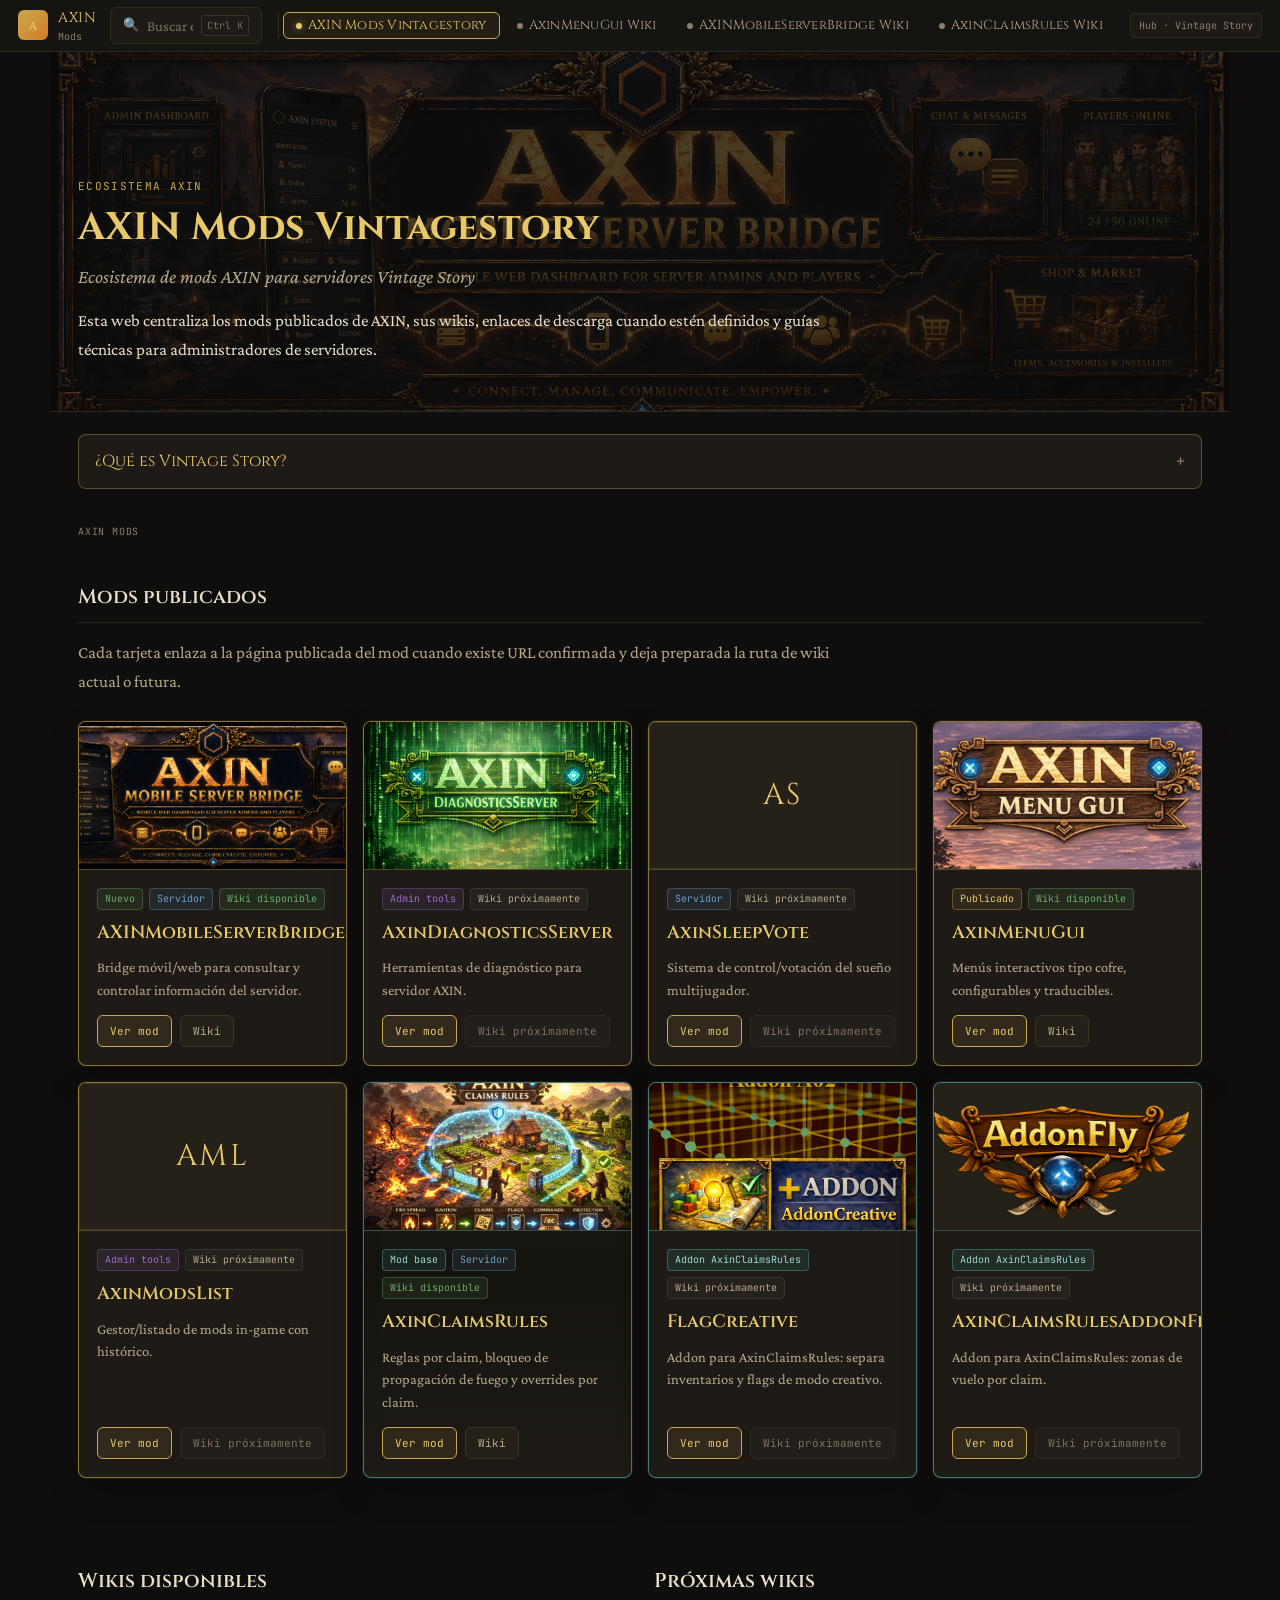
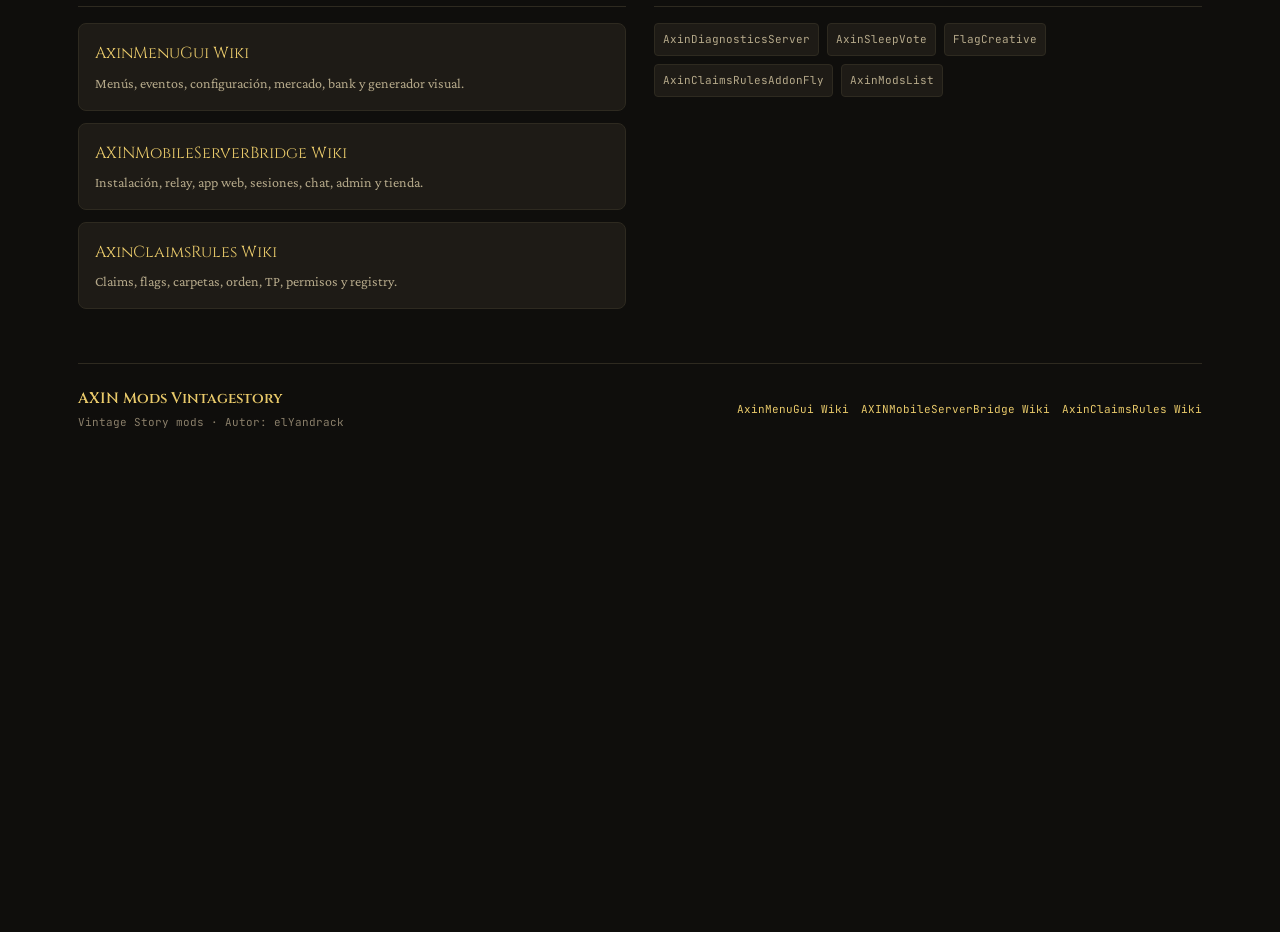
<file: docs/axin-mods-vintagestory.html>
<!DOCTYPE html>
<html lang="es">
<head>
  <meta charset="UTF-8">
  <meta http-equiv="refresh" content="0; url=index.html">
  <title>AXIN Mods Vintagestory</title>
  <link rel="canonical" href="index.html">
</head>
<body>
  <p>Redirigiendo a <a href="index.html">AXIN Mods Vintagestory</a>...</p>
</body>
</html>
</file>
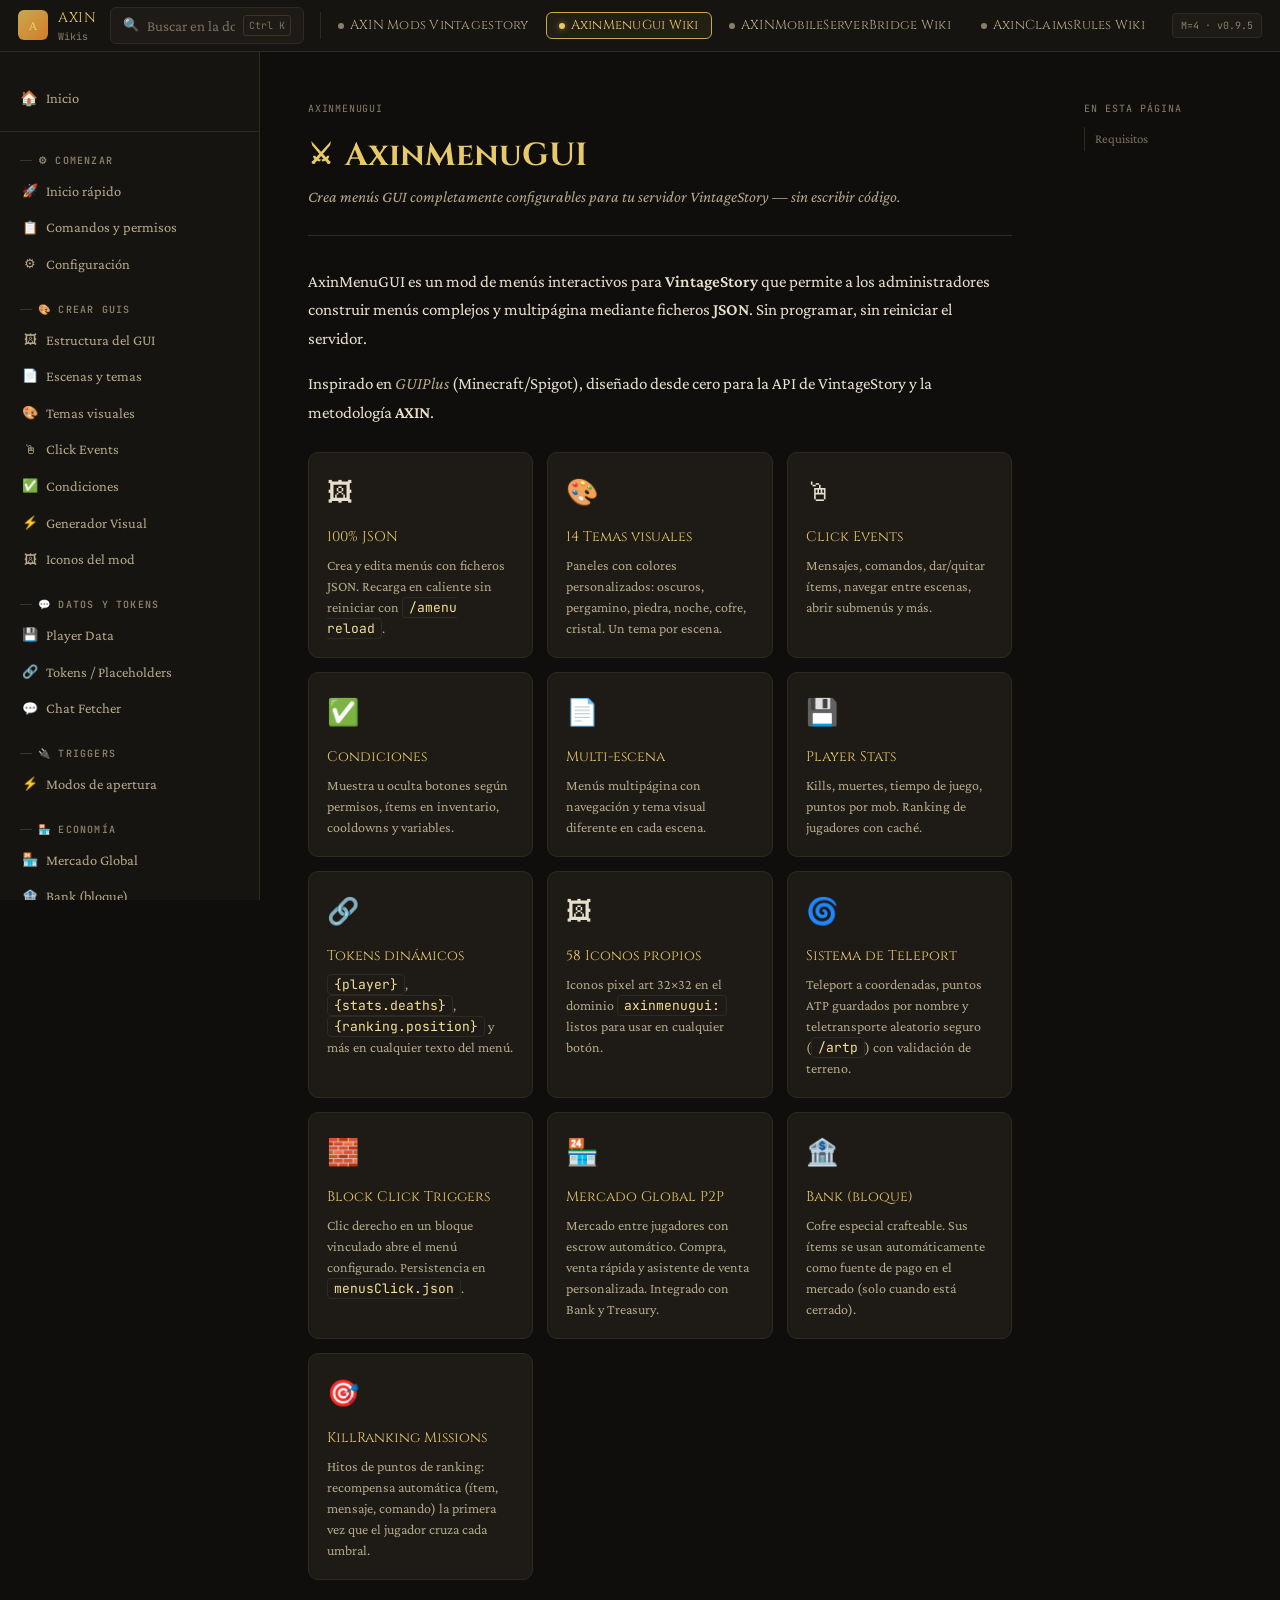
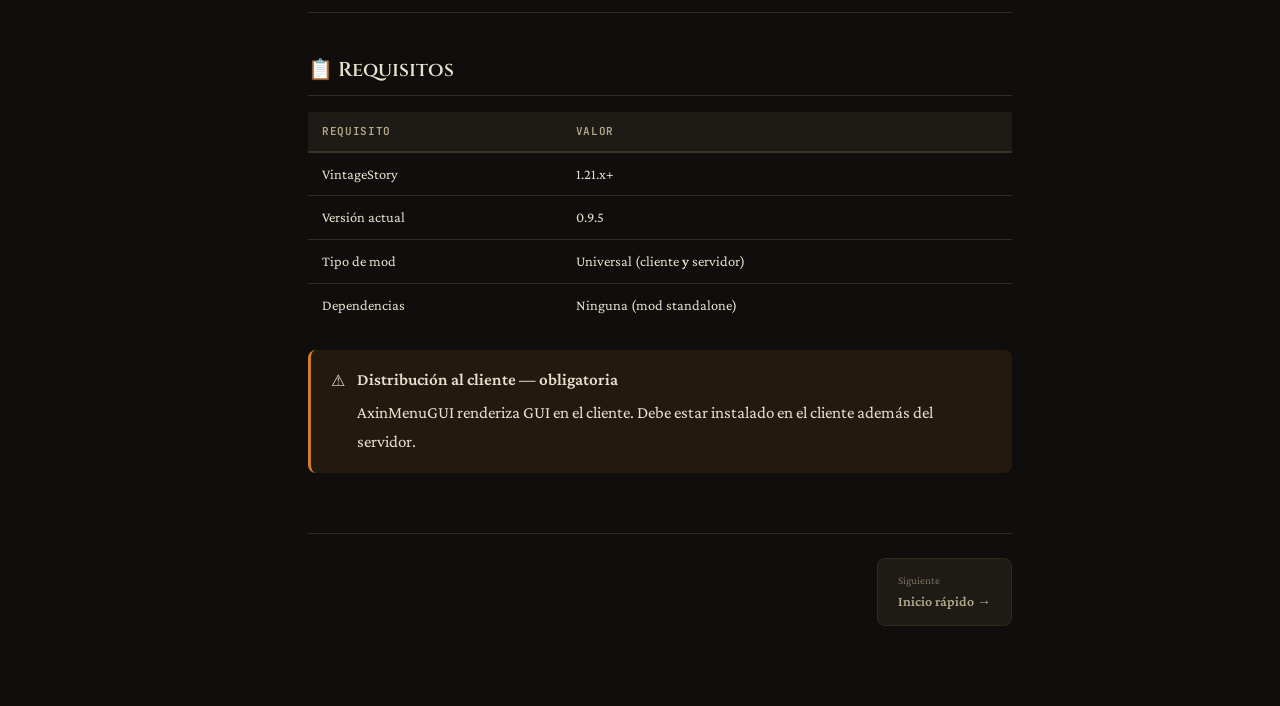
<file: docs/axinmenugui.html>
<!DOCTYPE html>
<html lang="es">
<head>
<meta charset="UTF-8">
<meta name="viewport" content="width=device-width, initial-scale=1.0">
<title>AxinMenuGUI — Documentación v0.9.5</title>
<link rel="stylesheet" href="./assets/wiki.css?v=axin-ecosystem-20260427-03">
</head>
<body>

<header id="header">
  <a class="logo" href="index.html" title="Wikis AXIN">
    <div class="logo-icon">A</div>
    <div><div class="logo-text">AXIN</div><div class="logo-sub">Wikis</div></div>
  </a>
  <div class="header-search">
    <span style="color:var(--stone);font-size:13px">🔍</span>
    <input type="text" placeholder="Buscar en la documentación..." id="searchInput" onkeyup="handleSearch(event)">
    <span class="search-hint">Ctrl K</span>
  </div>
  <nav class="mod-switcher" aria-label="Wikis y mods AXIN">
    <a class="mod-pill" href="index.html"><span class="mod-pill-dot"></span>AXIN Mods Vintagestory</a>
    <a class="mod-pill active" href="axinmenugui.html"><span class="mod-pill-dot"></span>AxinMenuGui Wiki</a>
    <a class="mod-pill" href="axinmobileserverbridge.html"><span class="mod-pill-dot"></span>AXINMobileServerBridge Wiki</a>
    <a class="mod-pill" href="axinclaimsrules.html"><span class="mod-pill-dot"></span>AxinClaimsRules Wiki</a>
  </nav>
  <div class="header-badge">M=4 · v0.9.5</div>
</header>

<div id="layout">
<nav id="sidebar">
  <div class="nav-home"><a href="#" onclick="showPage('home')"><span>🏠</span> Inicio</a></div>
  <div class="nav-section">
    <div class="nav-section-title">⚙ Comenzar</div>
    <a class="nav-link" onclick="showPage('quickstart')"><span class="nav-icon">🚀</span> Inicio rápido</a>
    <a class="nav-link" onclick="showPage('commands')"><span class="nav-icon">📋</span> Comandos y permisos</a>
    <a class="nav-link" onclick="showPage('config')"><span class="nav-icon">⚙</span> Configuración</a>
  </div>
  <div class="nav-section">
    <div class="nav-section-title">🎨 Crear GUIs</div>
    <a class="nav-link" onclick="showPage('creating')"><span class="nav-icon">🖼</span> Estructura del GUI</a>
    <a class="nav-link" onclick="showPage('scenes')"><span class="nav-icon">📄</span> Escenas y temas</a>
    <a class="nav-link" onclick="showPage('themes')"><span class="nav-icon">🎨</span> Temas visuales</a>
    <a class="nav-link" onclick="showPage('clickevents')"><span class="nav-icon">🖱</span> Click Events</a>
    <a class="nav-link" onclick="showPage('conditions')"><span class="nav-icon">✅</span> Condiciones</a>
    <a class="nav-link" onclick="showPage('generator')"><span class="nav-icon">⚡</span> Generador Visual</a>
    <a class="nav-link" onclick="showPage('modicons')"><span class="nav-icon">🖼</span> Iconos del mod</a>
  </div>
  <div class="nav-section">
    <div class="nav-section-title">💬 Datos y tokens</div>
    <a class="nav-link" onclick="showPage('playerdata')"><span class="nav-icon">💾</span> Player Data</a>
    <a class="nav-link" onclick="showPage('tokens')"><span class="nav-icon">🔗</span> Tokens / Placeholders</a>
    <a class="nav-link" onclick="showPage('chatfetcher')"><span class="nav-icon">💬</span> Chat Fetcher</a>
  </div>
  <div class="nav-section">
    <div class="nav-section-title">🔌 Triggers</div>
    <a class="nav-link" onclick="showPage('triggers')"><span class="nav-icon">⚡</span> Modos de apertura</a>
  </div>
  <div class="nav-section">
    <div class="nav-section-title">🏪 Economía</div>
    <a class="nav-link" onclick="showPage('market')"><span class="nav-icon">🏪</span> Mercado Global</a>
    <a class="nav-link" onclick="showPage('bank')"><span class="nav-icon">🏦</span> Bank (bloque)</a>
  </div>
  <div class="nav-section">
    <div class="nav-section-title">🎯 Misiones</div>
    <a class="nav-link" onclick="showPage('missions')"><span class="nav-icon">🎯</span> KillRanking Missions</a>
  </div>
  <div class="nav-section">
    <div class="nav-section-title">📖 Recursos</div>
    <a class="nav-link" onclick="showPage('examples')"><span class="nav-icon">📦</span> Ejemplos completos</a>
    <a class="nav-link" onclick="showPage('roadmap')"><span class="nav-icon">🗺</span> Roadmap</a>
    <a class="nav-link" onclick="showPage('vs-diff')"><span class="nav-icon">⚔</span> vs GUIPlus (MC)</a>
  </div>
</nav>

<div id="content-wrap">
<main id="content">

<!-- ═══════════════ HOME ═══════════════ -->
<div class="page active" id="page-home">
  <div class="breadcrumb">AxinMenuGUI</div>
  <h1><span class="h1-icon">⚔</span> AxinMenuGUI</h1>
  <p class="page-subtitle">Crea menús GUI completamente configurables para tu servidor VintageStory — sin escribir código.</p>
  <p>AxinMenuGUI es un mod de menús interactivos para <strong>VintageStory</strong> que permite a los administradores construir menús complejos y multipágina mediante ficheros <strong>JSON</strong>. Sin programar, sin reiniciar el servidor.</p>
  <p>Inspirado en <em>GUIPlus</em> (Minecraft/Spigot), diseñado desde cero para la API de VintageStory y la metodología <strong>AXIN</strong>.</p>
  <div class="feat-grid">
    <div class="feat-card"><div class="feat-card-icon">🖼</div><div class="feat-card-title">100% JSON</div><div class="feat-card-desc">Crea y edita menús con ficheros JSON. Recarga en caliente sin reiniciar con <code>/amenu reload</code>.</div></div>
    <div class="feat-card"><div class="feat-card-icon">🎨</div><div class="feat-card-title">14 Temas visuales</div><div class="feat-card-desc">Paneles con colores personalizados: oscuros, pergamino, piedra, noche, cofre, cristal. Un tema por escena.</div></div>
    <div class="feat-card"><div class="feat-card-icon">🖱</div><div class="feat-card-title">Click Events</div><div class="feat-card-desc">Mensajes, comandos, dar/quitar ítems, navegar entre escenas, abrir submenús y más.</div></div>
    <div class="feat-card"><div class="feat-card-icon">✅</div><div class="feat-card-title">Condiciones</div><div class="feat-card-desc">Muestra u oculta botones según permisos, ítems en inventario, cooldowns y variables.</div></div>
    <div class="feat-card"><div class="feat-card-icon">📄</div><div class="feat-card-title">Multi-escena</div><div class="feat-card-desc">Menús multipágina con navegación y tema visual diferente en cada escena.</div></div>
    <div class="feat-card"><div class="feat-card-icon">💾</div><div class="feat-card-title">Player Stats</div><div class="feat-card-desc">Kills, muertes, tiempo de juego, puntos por mob. Ranking de jugadores con caché.</div></div>
    <div class="feat-card"><div class="feat-card-icon">🔗</div><div class="feat-card-title">Tokens dinámicos</div><div class="feat-card-desc"><code>{player}</code>, <code>{stats.deaths}</code>, <code>{ranking.position}</code> y más en cualquier texto del menú.</div></div>
    <div class="feat-card"><div class="feat-card-icon">🖼</div><div class="feat-card-title">58 Iconos propios</div><div class="feat-card-desc">Iconos pixel art 32×32 en el dominio <code>axinmenugui:</code> listos para usar en cualquier botón.</div></div>
    <div class="feat-card"><div class="feat-card-icon">🌀</div><div class="feat-card-title">Sistema de Teleport</div><div class="feat-card-desc">Teleport a coordenadas, puntos ATP guardados por nombre y teletransporte aleatorio seguro (<code>/artp</code>) con validación de terreno.</div></div>
    <div class="feat-card"><div class="feat-card-icon">🧱</div><div class="feat-card-title">Block Click Triggers</div><div class="feat-card-desc">Clic derecho en un bloque vinculado abre el menú configurado. Persistencia en <code>menusClick.json</code>.</div></div>
    <div class="feat-card"><div class="feat-card-icon">🏪</div><div class="feat-card-title">Mercado Global P2P</div><div class="feat-card-desc">Mercado entre jugadores con escrow automático. Compra, venta rápida y asistente de venta personalizada. Integrado con Bank y Treasury.</div></div>
    <div class="feat-card"><div class="feat-card-icon">🏦</div><div class="feat-card-title">Bank (bloque)</div><div class="feat-card-desc">Cofre especial crafteable. Sus ítems se usan automáticamente como fuente de pago en el mercado (solo cuando está cerrado).</div></div>
    <div class="feat-card"><div class="feat-card-icon">🎯</div><div class="feat-card-title">KillRanking Missions</div><div class="feat-card-desc">Hitos de puntos de ranking: recompensa automática (ítem, mensaje, comando) la primera vez que el jugador cruza cada umbral.</div></div>
  </div>
  <hr>
  <h2>📋 Requisitos</h2>
  <div class="table-wrap"><table>
    <tr><th>Requisito</th><th>Valor</th></tr>
    <tr><td>VintageStory</td><td>1.21.x+</td></tr>
    <tr><td>Versión actual</td><td>0.9.5</td></tr>
    <tr><td>Tipo de mod</td><td>Universal (cliente <strong>y</strong> servidor)</td></tr>
    <tr><td>Dependencias</td><td>Ninguna (mod standalone)</td></tr>
  </table></div>
  <div class="callout warn"><span class="callout-icon">⚠</span><div class="callout-body"><strong>Distribución al cliente — obligatoria</strong><p>AxinMenuGUI renderiza GUI en el cliente. Debe estar instalado en el cliente además del servidor.</p></div></div>
  <div class="page-nav"><div></div><a class="page-nav-btn" onclick="showPage('quickstart')"><div><span class="direction">Siguiente</span><span class="label">Inicio rápido →</span></div></a></div>
</div>

<!-- ═══════════════ QUICKSTART ═══════════════ -->
<div class="page" id="page-quickstart">
  <div class="breadcrumb">⚙ COMENZAR <span class="sep">›</span> Inicio rápido</div>
  <h1><span class="h1-icon">🚀</span> Inicio rápido</h1>
  <p class="page-subtitle">Instala AxinMenuGUI y crea tu primer menú en minutos.</p>
  <h2>📥 Instalación</h2>
  <ol>
    <li>Copia <code>AxinMenuGUI_v0.9.5.zip</code> en la carpeta <code>Mods/</code> del servidor.</li>
    <li>Reinicia el servidor. Se generan los ficheros de configuración y menús de ejemplo.</li>
    <li>Verifica en los logs: <code>[AxinMenuGUI] Alias registrado: /menu → 'ejemplo'</code></li>
    <li>Entra al juego y escribe <code>/menu</code> para ver el menú de ejemplo.</li>
  </ol>
  <div class="callout tip"><span class="callout-icon">💡</span><div class="callout-body">El mod es <strong>Universal</strong>: también debe instalarse en el cliente.</div></div>
  <h2>📂 Ficheros generados</h2>
  <pre><code>ModConfig/AxinMenuGUI/
├── config.json             <span class="cmt"># Configuración global (idioma, killPoints, ranking, RTP, market)</span>
├── adminteleports.json     <span class="cmt"># Puntos ATP guardados con /atp set (auto-generado)</span>
├── menus/                  <span class="cmt"># Tus ficheros JSON de menú</span>
│   ├── ejemplo.json        <span class="cmt"># Menú índice con submenús (/menu)</span>
│   ├── ejemplo_jugador.json
│   ├── ejemplo_stats.json
│   ├── ejemplo_temas.json  <span class="cmt"># 13 escenas, un tema por pestaña (/temas)</span>
│   ├── ejemplo_tp.json     <span class="cmt"># Panel de teleport admin (ATP, RTP, waypoints)</span>
│   └── ...
├── playerdata/             <span class="cmt"># Stats por jugador (auto-generado)</span>
│   └── {uid}.json
├── bank/                   <span class="cmt"># Snapshots de Banks por jugador (auto-generado)</span>
│   └── {uid}.json
├── missions/               <span class="cmt"># Configuración de misiones (auto-generado)</span>
│   └── killranking.json
└── marketlog/              <span class="cmt"># Log persistente de transacciones de mercado (auto-generado)</span>
    └── market_log_{fecha}.json</code></pre>
  <h2>🎯 Tu primer menú</h2>
  <pre><span class="pre-label">hola.json</span><code>{
  <span class="key">"id"</span>: <span class="str">"hola"</span>,
  <span class="key">"title"</span>: <span class="str">"Mi primer menú"</span>,
  <span class="key">"theme"</span>: <span class="str">"dark-red"</span>,
  <span class="key">"rows"</span>: <span class="num">3</span>,
  <span class="key">"commandAlias"</span>: <span class="str">"hola"</span>,
  <span class="key">"scenes"</span>: {
    <span class="key">"0"</span>: {
      <span class="key">"items"</span>: {
        <span class="key">"saludo"</span>: {
          <span class="key">"slot"</span>: <span class="num">13</span>,
          <span class="key">"item"</span>: <span class="str">"axinmenugui:menuicon-star"</span>,
          <span class="key">"name"</span>: <span class="str">"Hola, {player}!"</span>,
          <span class="key">"lore"</span>: [<span class="str">"Clic para saludar"</span>],
          <span class="key">"clickEvents"</span>: {
            <span class="key">"msg"</span>: { <span class="key">"type"</span>: <span class="str">"message"</span>, <span class="key">"message"</span>: <span class="str">"¡Bienvenido, {player}!"</span> }
          }
        }
      }
    }
  }
}</code></pre>
  <p>Guarda el fichero en <code>ModConfig/AxinMenuGUI/menus/</code> y ejecuta <code>/amenu reload</code>. Luego <code>/hola</code> para abrir el menú.</p>
  <div class="page-nav">
    <a class="page-nav-btn" onclick="showPage('home')"><div><span class="direction">Anterior</span><span class="label">← Inicio</span></div></a>
    <a class="page-nav-btn" onclick="showPage('commands')"><div><span class="direction">Siguiente</span><span class="label">Comandos →</span></div></a>
  </div>
</div>

<!-- ═══════════════ COMMANDS ═══════════════ -->
<div class="page" id="page-commands">
  <div class="breadcrumb">⚙ COMENZAR <span class="sep">›</span> Comandos</div>
  <h1><span class="h1-icon">📋</span> Comandos y permisos</h1>
  <p class="page-subtitle">Todos los comandos disponibles en AxinMenuGUI.</p>
  <div class="table-wrap"><table>
    <tr><th>Comando</th><th>Permiso</th><th>Descripción</th></tr>
    <tr><td><code>/amenu open &lt;id&gt; [jugador]</code></td><td>chat</td><td>Abre un menú. Con jugador: requiere controlserver.</td></tr>
    <tr><td><code>/amenu reload</code></td><td>controlserver</td><td>Recarga todos los JSONs y re-registra alias.</td></tr>
    <tr><td><code>/amenu list</code></td><td>controlserver</td><td>Lista los menús cargados.</td></tr>
    <tr><td><code>/amenu info &lt;id&gt;</code></td><td>controlserver</td><td>Detalle de un menú.</td></tr>
    <tr><td><code>/amenu player &lt;nombre&gt;</code></td><td>controlserver</td><td>Stats del jugador + ranking.</td></tr>
    <tr><td><code>/amenu ranking</code></td><td>chat</td><td>Muestra el ranking público.</td></tr>
    <tr><td><code>/amenu click open &lt;id&gt;</code></td><td>controlserver</td><td>Modo vinculación: el siguiente clic derecho en un bloque lo vincula al menú indicado.</td></tr>
    <tr><td><code>/amenu click delete</code></td><td>controlserver</td><td>Modo desvinculación: el siguiente clic derecho en un bloque elimina su vínculo de menú.</td></tr>
    <tr><td><code>/&lt;alias&gt;</code></td><td>chat</td><td>Abre el menú con ese <code>commandAlias</code>.</td></tr>
  </table></div>
  <div class="callout info"><span class="callout-icon">ℹ</span><div class="callout-body"><strong>/amenu click — flujo de dos pasos</strong><p>Tras ejecutar <code>/amenu click open &lt;id&gt;</code> o <code>/amenu click delete</code>, el jugador entra en modo de selección. El siguiente <strong>clic derecho</strong> sobre cualquier bloque confirma la operación. Los vínculos se guardan en <code>ModConfig/AxinMenuGUI/menusClick.json</code>.</p></div></div>
  <h2>🏪 Mercado global (/market)</h2>
  <p>El mercado P2P permite a los jugadores publicar y comprar ofertas. Todos los subcomandos requieren privilegio <code>chat</code>.</p>
  <div class="table-wrap"><table>
    <tr><th>Comando</th><th>Descripción</th></tr>
    <tr><td><code>/market</code></td><td>Alias directo: abre el menú principal del mercado.</td></tr>
    <tr><td><code>/amenu market</code></td><td>Ídem: abre el menú principal del mercado.</td></tr>
    <tr><td><code>/amenu market buy</code></td><td>Abre la vista de compra (explorar y comprar ofertas).</td></tr>
    <tr><td><code>/amenu market browse [página]</code></td><td>Lista ofertas agrupadas por tipo de ítem (paginada).</td></tr>
    <tr><td><code>/amenu market detail &lt;itemCode&gt;</code></td><td>Muestra todos los vendedores de un ítem concreto con precio y cantidad.</td></tr>
    <tr><td><code>/amenu market sell</code></td><td>Sin argumentos: abre la GUI de venta personalizada (wizard interactivo).</td></tr>
    <tr><td><code>/amenu market sell &lt;item&gt; &lt;cant&gt; &lt;precioItem&gt; &lt;precioCant&gt;</code></td><td>Venta rápida: publica la oferta directamente con todos los parámetros.</td></tr>
    <tr><td><code>/amenu market cancel &lt;offerId&gt;</code></td><td>Cancela tu oferta activa; devuelve los ítems restantes al inventario.</td></tr>
    <tr><td><code>/amenu market myoffers</code></td><td>Muestra tu lista de ofertas activas.</td></tr>
    <tr><td><code>/amenu market collect</code></td><td>Cobra las ganancias pendientes generadas por ventas completadas.</td></tr>
    <tr><td><code>/amenu market list</code></td><td>Lista todas las ofertas activas en formato texto (chat).</td></tr>
  </table></div>
  <div class="callout tip"><span class="callout-icon">💡</span><div class="callout-body"><strong>Wizard de venta personalizada</strong><p>Al ejecutar <code>/amenu market sell</code> sin argumentos, se inicia un asistente paso a paso por chat: (1) selecciona qué ítem vender del inventario en la GUI, (2) escribe o selecciona el ítem de pago, (3) escribe la cantidad de pago por unidad. Escribe <code>cancel</code> en cualquier momento para salir. El wizard expira por inactividad según <code>marketSellWizardTimeoutSeconds</code> en config.json.</p></div></div>
  <h2>⚡ Teleport administrativo (ATP)</h2>
  <p>Gestiona puntos de teletransporte guardados en el servidor. Todos requieren privilegio <code>controlserver</code>.</p>
  <div class="table-wrap"><table>
    <tr><th>Comando</th><th>Descripción</th></tr>
    <tr><td><code>/atp set &lt;nombre&gt;</code></td><td>Guarda tu posición actual como punto ATP con ese nombre.</td></tr>
    <tr><td><code>/atp setat &lt;nombre&gt; &lt;x&gt; &lt;y&gt; &lt;z&gt;</code></td><td>Guarda un ATP en coordenadas explícitas.</td></tr>
    <tr><td><code>/atp go &lt;nombre&gt;</code></td><td>Teleport al punto ATP guardado.</td></tr>
    <tr><td><code>/atp del &lt;nombre&gt;</code></td><td>Elimina un punto ATP.</td></tr>
    <tr><td><code>/atp list</code></td><td>Lista todos los puntos ATP guardados.</td></tr>
    <tr><td><code>/atp info &lt;nombre&gt;</code></td><td>Muestra coordenadas y metadatos del punto ATP.</td></tr>
  </table></div>
  <h2>🌀 Teletransporte aleatorio (RTP)</h2>
  <p>Teletransporta al jugador a una posición aleatoria segura. Requiere privilegio <code>controlserver</code>.</p>
  <div class="table-wrap"><table>
    <tr><th>Comando</th><th>Descripción</th></tr>
    <tr><td><code>/artp</code></td><td>RTP con radio mínimo y máximo definidos en <code>config.json</code>.</td></tr>
    <tr><td><code>/artp &lt;min&gt; &lt;max&gt;</code></td><td>RTP con radio explícito. Acepta enteros o sufijo <code>k</code> (ej. <code>/artp 5k 10k</code>).</td></tr>
  </table></div>
  <div class="callout info"><span class="callout-icon">ℹ</span><div class="callout-body"><strong>Limitaciones del RTP</strong><p>La verificación de claims solo comprueba el punto exacto de aterrizaje (limitación de la API de VintageStory). Las story zones se aproximan por distancia al spawn. Verificado en mundo plano; se recomienda prueba adicional en mundos con relieve.</p></div></div>
  <h2>Output de /amenu player</h2>
  <pre><code>[AxinMenuGUI] Stats: elYandrack
  timeRealSeconds:       77  (1m 17s)
  timeGameDays:          0.00
  deaths:                0
  mobKillsAll:           4
  mobKillsHostile:       3
  mobKillsHostilePoints: 22.5
  playerKills:           0
  ranking.position:      #1</code></pre>
  <div class="page-nav">
    <a class="page-nav-btn" onclick="showPage('quickstart')"><div><span class="direction">Anterior</span><span class="label">← Inicio rápido</span></div></a>
    <a class="page-nav-btn" onclick="showPage('config')"><div><span class="direction">Siguiente</span><span class="label">Configuración →</span></div></a>
  </div>
</div>

<!-- ═══════════════ CONFIG ═══════════════ -->
<div class="page" id="page-config">
  <div class="breadcrumb">⚙ COMENZAR <span class="sep">›</span> Configuración</div>
  <h1><span class="h1-icon">⚙</span> Configuración global</h1>
  <p class="page-subtitle">El fichero <code>config.json</code> se genera automáticamente al primer inicio.</p>
  <pre><span class="pre-label">ModConfig/AxinMenuGUI/config.json</span><code>{
  <span class="key">"language"</span>: <span class="str">"en"</span>,
  <span class="key">"rankingSize"</span>: <span class="num">10</span>,
  <span class="key">"rankingField"</span>: <span class="str">"mobKillsHostilePoints"</span>,
  <span class="key">"killPoints"</span>: {
    <span class="key">"drifter-normal"</span>:        <span class="num">0.5</span>,
    <span class="key">"drifter-deep"</span>:          <span class="num">2.0</span>,
    <span class="key">"drifter-tainted"</span>:       <span class="num">4.0</span>,
    <span class="key">"drifter-corrupt"</span>:       <span class="num">8.0</span>,
    <span class="key">"drifter-nightmare"</span>:     <span class="num">14.0</span>,
    <span class="key">"drifter-double-headed"</span>: <span class="num">20.0</span>
    <span class="cmt">// ... 29 mobs en total</span>
  },
  <span class="key">"randomTeleport"</span>: {
    <span class="key">"defaultMin"</span>:          <span class="num">5000</span>,
    <span class="key">"defaultMax"</span>:          <span class="num">10000</span>,
    <span class="key">"maxAttempts"</span>:         <span class="num">40</span>,
    <span class="key">"claimMargin"</span>:         <span class="num">128</span>,
    <span class="key">"storyZoneMargin"</span>:     <span class="num">256</span>,
    <span class="key">"forbidWater"</span>:         <span class="kw">true</span>,
    <span class="key">"requireTwoAirBlocks"</span>: <span class="kw">true</span>
  },
  <span class="key">"saveIntervalSeconds"</span>:            <span class="num">30</span>,
  <span class="key">"rankingCacheSeconds"</span>:            <span class="num">60</span>,
  <span class="key">"marketLogRetentionDays"</span>:         <span class="num">30</span>,
  <span class="key">"marketLogFlushSeconds"</span>:          <span class="num">30</span>,
  <span class="key">"marketSellWizardTimeoutSeconds"</span>:  <span class="num">60</span>
}</code></pre>
  <div class="table-wrap"><table>
    <tr><th>Campo</th><th>Default</th><th>Descripción</th></tr>
    <tr><td><code>language</code></td><td><code>en</code></td><td>Idioma del mod: <code>en</code>, <code>es</code>, <code>fr</code>, <code>de</code>, <code>pt-br</code>, <code>ru</code></td></tr>
    <tr><td><code>rankingSize</code></td><td>10</td><td>Número de jugadores en el ranking</td></tr>
    <tr><td><code>rankingField</code></td><td><code>mobKillsHostilePoints</code></td><td>Campo por el que se ordena: <code>mobKillsHostilePoints</code>, <code>deaths</code>, <code>playerKills</code>…</td></tr>
    <tr><td><code>saveIntervalSeconds</code></td><td>30</td><td>Intervalo entre flush automático de player stats a disco. Mínimo 5.</td></tr>
    <tr><td><code>rankingCacheSeconds</code></td><td>60</td><td>Duración del caché de ranking en segundos.</td></tr>
    <tr><td><code>killPoints</code></td><td>—</td><td>Puntos por tipo de mob hostil. Lookup progresivo: <code>wolf-male-adult</code> → <code>wolf-male</code> → <code>wolf</code>.</td></tr>
  </table></div>
  <h2>🏪 Bloque market</h2>
  <div class="table-wrap"><table>
    <tr><th>Campo</th><th>Default</th><th>Descripción</th></tr>
    <tr><td><code>marketLogRetentionDays</code></td><td>30</td><td>Días de histórico de <code>marketlog/</code> a conservar. Los archivos más antiguos se purgan automáticamente.</td></tr>
    <tr><td><code>marketLogFlushSeconds</code></td><td>30</td><td>Intervalo en segundos entre flush de la cola de log de mercado a disco. Mínimo 5.</td></tr>
    <tr><td><code>marketSellWizardTimeoutSeconds</code></td><td>60</td><td>Segundos de inactividad antes de cancelar un wizard de venta personalizada activo.</td></tr>
  </table></div>
  <h2>🌀 Bloque randomTeleport</h2>
  <p>Configuración del teletransporte aleatorio (<code>/artp</code> y click event <code>randomTeleport</code>).</p>
  <div class="table-wrap"><table>
    <tr><th>Campo</th><th>Default</th><th>Descripción</th></tr>
    <tr><td><code>randomTeleport.defaultMin</code></td><td>5000</td><td>Radio mínimo por defecto al usar <code>/artp</code> sin argumentos.</td></tr>
    <tr><td><code>randomTeleport.defaultMax</code></td><td>10000</td><td>Radio máximo por defecto al usar <code>/artp</code> sin argumentos.</td></tr>
    <tr><td><code>randomTeleport.maxAttempts</code></td><td>40</td><td>Intentos máximos antes de cancelar la búsqueda de posición segura.</td></tr>
    <tr><td><code>randomTeleport.claimMargin</code></td><td>128</td><td>Margen de claims. <em>Limitación de API: solo se comprueba el punto exacto de aterrizaje, no el perímetro.</em></td></tr>
    <tr><td><code>randomTeleport.storyZoneMargin</code></td><td>256</td><td>Distancia mínima al spawn como proxy de story zones. No equivale a detección real de zonas de historia.</td></tr>
    <tr><td><code>randomTeleport.forbidWater</code></td><td>true</td><td>Rechaza agua u otros líquidos como suelo de aterrizaje.</td></tr>
    <tr><td><code>randomTeleport.requireTwoAirBlocks</code></td><td>true</td><td>Exige dos bloques de aire libres (pies y cabeza) en el punto de destino.</td></tr>
  </table></div>
  <div class="page-nav">
    <a class="page-nav-btn" onclick="showPage('commands')"><div><span class="direction">Anterior</span><span class="label">← Comandos</span></div></a>
    <a class="page-nav-btn" onclick="showPage('creating')"><div><span class="direction">Siguiente</span><span class="label">Crear GUIs →</span></div></a>
  </div>
</div>

<!-- ═══════════════ CREATING ═══════════════ -->
<div class="page" id="page-creating">
  <div class="breadcrumb">🎨 CREAR GUIS <span class="sep">›</span> Estructura</div>
  <h1><span class="h1-icon">🖼</span> Estructura del GUI</h1>
  <p class="page-subtitle">Anatomía completa de un menú JSON.</p>
  <pre><span class="pre-label">mi_menu.json</span><code>{
  <span class="key">"id"</span>: <span class="str">"mi_menu"</span>,
  <span class="key">"title"</span>: <span class="str">"Mi Menú"</span>,
  <span class="key">"theme"</span>: <span class="str">"dark-red"</span>,
  <span class="key">"rows"</span>: <span class="num">3</span>,
  <span class="key">"commandAlias"</span>: <span class="str">"menu"</span>,
  <span class="key">"commandAliasTarget"</span>: <span class="str">"OPTIONAL"</span>,
  <span class="key">"permission"</span>: <span class="str">""</span>,
  <span class="key">"openTriggers"</span>: [],
  <span class="key">"scenes"</span>: {
    <span class="key">"0"</span>: {
      <span class="key">"delay"</span>: <span class="num">0</span>,
      <span class="key">"theme"</span>: <span class="str">"parchment"</span>,
      <span class="key">"items"</span>: {
        <span class="key">"boton1"</span>: {
          <span class="key">"slot"</span>: <span class="num">13</span>,
          <span class="key">"item"</span>: <span class="str">"axinmenugui:menuicon-star"</span>,
          <span class="key">"amount"</span>: <span class="num">1</span>,
          <span class="key">"name"</span>: <span class="str">"Hola, {player}!"</span>,
          <span class="key">"lore"</span>: [<span class="str">"Primera línea"</span>, <span class="str">"Segunda línea"</span>],
          <span class="key">"hideOnFail"</span>: <span class="kw">false</span>,
          <span class="key">"clickEvents"</span>: {
            <span class="key">"ev1"</span>: { <span class="key">"type"</span>: <span class="str">"message"</span>, <span class="key">"message"</span>: <span class="str">"¡Hola!"</span> }
          },
          <span class="key">"conditions"</span>: {},
          <span class="key">"conditionFailMessage"</span>: <span class="str">""</span>
        }
      }
    }
  }
}</code></pre>
  <div class="table-wrap"><table>
    <tr><th>Campo del menú</th><th>Tipo</th><th>Descripción</th></tr>
    <tr><td><code>id</code></td><td>string</td><td>ID único del menú (requerido)</td></tr>
    <tr><td><code>title</code></td><td>string</td><td>Título mostrado en la barra del GUI</td></tr>
    <tr><td><code>theme</code></td><td>string</td><td>Tema visual del menú (ver sección Temas)</td></tr>
    <tr><td><code>rows</code></td><td>int</td><td>Filas del grid (1–6)</td></tr>
    <tr><td><code>commandAlias</code></td><td>string</td><td>Alias de comando para abrir el menú</td></tr>
    <tr><td><code>commandAliasTarget</code></td><td>string</td><td><code>OPTIONAL</code> · <code>REQUIRED</code> · <code>DISABLED</code></td></tr>
    <tr><td><code>permission</code></td><td>string</td><td>Privilegio VS requerido (vacío = todos)</td></tr>
  </table></div>
  <div class="table-wrap"><table>
    <tr><th>Campo del ítem</th><th>Tipo</th><th>Descripción</th></tr>
    <tr><td><code>slot</code></td><td>int</td><td>Posición 0-indexed (9 columnas)</td></tr>
    <tr><td><code>item</code></td><td>string</td><td>Código VS o <code>axinmenugui:menuicon-*</code></td></tr>
    <tr><td><code>amount</code></td><td>int</td><td>Cantidad visual</td></tr>
    <tr><td><code>name</code></td><td>string</td><td>Nombre. Admite tokens y VTML.</td></tr>
    <tr><td><code>lore</code></td><td>string[]</td><td>Tooltip. Admite tokens y VTML.</td></tr>
    <tr><td><code>hideOnFail</code></td><td>bool</td><td><code>true</code> = ocultar si condición falla</td></tr>
  </table></div>
  <div class="page-nav">
    <a class="page-nav-btn" onclick="showPage('config')"><div><span class="direction">Anterior</span><span class="label">← Configuración</span></div></a>
    <a class="page-nav-btn" onclick="showPage('scenes')"><div><span class="direction">Siguiente</span><span class="label">Escenas →</span></div></a>
  </div>
</div>

<!-- ═══════════════ SCENES ═══════════════ -->
<div class="page" id="page-scenes">
  <div class="breadcrumb">🎨 CREAR GUIS <span class="sep">›</span> Escenas y temas</div>
  <h1><span class="h1-icon">📄</span> Escenas y navegación</h1>
  <p class="page-subtitle">Un menú puede tener múltiples escenas (páginas). Cada escena puede tener su propio tema visual.</p>
  <h2>🗂 Múltiples escenas</h2>
  <pre><code><span class="key">"scenes"</span>: {
  <span class="key">"0"</span>: { <span class="key">"theme"</span>: <span class="str">"dark-red"</span>,  <span class="key">"items"</span>: { ... } },
  <span class="key">"1"</span>: { <span class="key">"theme"</span>: <span class="str">"dark-blue"</span>, <span class="key">"items"</span>: { ... } },
  <span class="key">"2"</span>: { <span class="cmt">/* sin theme → hereda el del menú */</span> <span class="key">"items"</span>: { ... } }
}</code></pre>
  <h2>🧭 Click events de navegación</h2>
  <div class="table-wrap"><table>
    <tr><th>Type</th><th>Descripción</th></tr>
    <tr><td><code>nextScene</code></td><td>Avanza a la escena siguiente</td></tr>
    <tr><td><code>previousScene</code></td><td>Retrocede a la escena anterior</td></tr>
    <tr><td><code>openGui</code></td><td>Abre otro menú (submenú). Se registra en el historial.</td></tr>
    <tr><td><code>back</code></td><td>Vuelve al menú anterior del historial.</td></tr>
    <tr><td><code>closeGui</code></td><td>Cierra el menú activo.</td></tr>
  </table></div>
  <h2>🔗 Patrón submenús con back</h2>
  <pre><code><span class="cmt">// En el menú índice:</span>
<span class="key">"sub_stats"</span>: {
  <span class="key">"slot"</span>: <span class="num">13</span>,
  <span class="key">"item"</span>: <span class="str">"axinmenugui:menuicon-trophy"</span>,
  <span class="key">"name"</span>: <span class="str">"Estadísticas"</span>,
  <span class="key">"clickEvents"</span>: {
    <span class="key">"open"</span>: { <span class="key">"type"</span>: <span class="str">"openGui"</span>, <span class="key">"guiId"</span>: <span class="str">"ejemplo_stats"</span> }
  }
}

<span class="cmt">// En ejemplo_stats.json:</span>
<span class="key">"volver"</span>: {
  <span class="key">"slot"</span>: <span class="num">17</span>,
  <span class="key">"item"</span>: <span class="str">"axinmenugui:menuicon-back"</span>,
  <span class="key">"name"</span>: <span class="str">"← Volver"</span>,
  <span class="key">"clickEvents"</span>: {
    <span class="key">"back"</span>: { <span class="key">"type"</span>: <span class="str">"back"</span> }
  }
}</code></pre>
  <div class="page-nav">
    <a class="page-nav-btn" onclick="showPage('creating')"><div><span class="direction">Anterior</span><span class="label">← Estructura</span></div></a>
    <a class="page-nav-btn" onclick="showPage('themes')"><div><span class="direction">Siguiente</span><span class="label">Temas visuales →</span></div></a>
  </div>
</div>

<!-- ═══════════════ THEMES ═══════════════ -->
<div class="page" id="page-themes">
  <div class="breadcrumb">🎨 CREAR GUIS <span class="sep">›</span> Temas visuales</div>
  <h1><span class="h1-icon">🎨</span> Temas visuales</h1>
  <p class="page-subtitle">14 temas Cairo para personalizar completamente el aspecto de tus menús.</p>

  <h2>🖼 Cómo aplicar un tema</h2>
  <p>Añade el campo <code>"theme"</code> al menú y/o a cada escena:</p>
  <pre><code>{
  <span class="key">"id"</span>: <span class="str">"mi_menu"</span>,
  <span class="key">"theme"</span>: <span class="str">"dark-red"</span>,    <span class="cmt">// tema por defecto del menú</span>
  <span class="key">"scenes"</span>: {
    <span class="key">"0"</span>: { <span class="key">"theme"</span>: <span class="str">"parchment"</span>, <span class="key">"items"</span>: { ... } },  <span class="cmt">// sobreescribe el del menú</span>
    <span class="key">"1"</span>: { <span class="key">"items"</span>: { ... } }                         <span class="cmt">// hereda "dark-red"</span>
  }
}</code></pre>

  <div class="callout tip"><span class="callout-icon">💡</span><div class="callout-body">El menú <code>ejemplo_temas.json</code> tiene 13 escenas, una por tema. Abre con <code>/temas</code> para ver todos en acción.</div></div>

  <h2>🎨 Temas disponibles (14)</h2>
  <div class="theme-showcase">
    <div class="theme-card"><div class="theme-card-bar" style="background:#3a3020;color:#b5a98a">default</div><div class="theme-card-body" style="background:#2a2418">
      <div class="theme-card-slot" style="background:#3a3020"></div><div class="theme-card-slot" style="background:#3a3020"></div><div class="theme-card-slot" style="background:#3a3020"></div><div class="theme-card-slot" style="background:#3a3020"></div><div class="theme-card-slot" style="background:#3a3020"></div>
    </div><div style="padding:4px 8px;font-size:11px;color:var(--stone)">Aspecto estándar VS</div></div>

    <div class="theme-card"><div class="theme-card-bar" style="background:#5a0a08;color:#e8c96a">dark-red</div><div class="theme-card-body" style="background:#2a0c0b">
      <div class="theme-card-slot" style="background:#3a100e"></div><div class="theme-card-slot" style="background:#3a100e"></div><div class="theme-card-slot" style="background:#3a100e"></div><div class="theme-card-slot" style="background:#3a100e"></div><div class="theme-card-slot" style="background:#3a100e"></div>
    </div><div style="padding:4px 8px;font-size:11px;color:var(--stone)">Rojo oscuro, esquinas redondeadas</div></div>

    <div class="theme-card"><div class="theme-card-bar" style="background:#0a1a3a;color:#c0d8f0">dark-blue</div><div class="theme-card-body" style="background:#070c1e">
      <div class="theme-card-slot" style="background:#0e1a30"></div><div class="theme-card-slot" style="background:#0e1a30"></div><div class="theme-card-slot" style="background:#0e1a30"></div><div class="theme-card-slot" style="background:#0e1a30"></div><div class="theme-card-slot" style="background:#0e1a30"></div>
    </div><div style="padding:4px 8px;font-size:11px;color:var(--stone)">Azul oscuro marino</div></div>

    <div class="theme-card"><div class="theme-card-bar" style="background:#0a2a0a;color:#a0e0a0">dark-green</div><div class="theme-card-body" style="background:#071507">
      <div class="theme-card-slot" style="background:#0e220e"></div><div class="theme-card-slot" style="background:#0e220e"></div><div class="theme-card-slot" style="background:#0e220e"></div><div class="theme-card-slot" style="background:#0e220e"></div><div class="theme-card-slot" style="background:#0e220e"></div>
    </div><div style="padding:4px 8px;font-size:11px;color:var(--stone)">Verde bosque oscuro</div></div>

    <div class="theme-card"><div class="theme-card-bar" style="background:#8a6020;color:#3a1a00">parchment</div><div class="theme-card-body" style="background:#c8a060">
      <div class="theme-card-slot" style="background:#a07840"></div><div class="theme-card-slot" style="background:#a07840"></div><div class="theme-card-slot" style="background:#a07840"></div><div class="theme-card-slot" style="background:#a07840"></div><div class="theme-card-slot" style="background:#a07840"></div>
    </div><div style="padding:4px 8px;font-size:11px;color:var(--stone)">Pergamino dorado</div></div>

    <div class="theme-card"><div class="theme-card-bar" style="background:#303030;color:#d0d0e0">stone</div><div class="theme-card-body" style="background:#202020">
      <div class="theme-card-slot" style="background:#2e2e2e"></div><div class="theme-card-slot" style="background:#2e2e2e"></div><div class="theme-card-slot" style="background:#2e2e2e"></div><div class="theme-card-slot" style="background:#2e2e2e"></div><div class="theme-card-slot" style="background:#2e2e2e"></div>
    </div><div style="padding:4px 8px;font-size:11px;color:var(--stone)">Piedra gris</div></div>

    <div class="theme-card"><div class="theme-card-bar" style="background:#1a0a3a;color:#70a0f0">night</div><div class="theme-card-body" style="background:#0a0516">
      <div class="theme-card-slot" style="background:#180a2a"></div><div class="theme-card-slot" style="background:#180a2a"></div><div class="theme-card-slot" style="background:#180a2a"></div><div class="theme-card-slot" style="background:#180a2a"></div><div class="theme-card-slot" style="background:#180a2a"></div>
    </div><div style="padding:4px 8px;font-size:11px;color:var(--stone)">Noche violeta</div></div>

    <div class="theme-card"><div class="theme-card-bar" style="background:#800a06;color:#ffea60;border-top:3px solid #cc1a10">dark-red-2 ⬛</div><div class="theme-card-body" style="background:#1e0504">
      <div class="theme-card-slot" style="background:#2a0604"></div><div class="theme-card-slot" style="background:#2a0604"></div><div class="theme-card-slot" style="background:#2a0604"></div><div class="theme-card-slot" style="background:#2a0604"></div><div class="theme-card-slot" style="background:#2a0604"></div>
    </div><div style="padding:4px 8px;font-size:11px;color:var(--stone)">Rojo sangre, marco cofre 7px</div></div>

    <div class="theme-card"><div class="theme-card-bar" style="background:#051236;color:#80c8ff;border-top:3px solid #2050cc">dark-blue-2 ⬛</div><div class="theme-card-body" style="background:#020718">
      <div class="theme-card-slot" style="background:#060a1e"></div><div class="theme-card-slot" style="background:#060a1e"></div><div class="theme-card-slot" style="background:#060a1e"></div><div class="theme-card-slot" style="background:#060a1e"></div><div class="theme-card-slot" style="background:#060a1e"></div>
    </div><div style="padding:4px 8px;font-size:11px;color:var(--stone)">Azul océano, marco cofre 7px</div></div>

    <div class="theme-card"><div class="theme-card-bar" style="background:#052a07;color:#80ff90;border-top:3px solid #20aa30">dark-green-2 ⬛</div><div class="theme-card-body" style="background:#020e03">
      <div class="theme-card-slot" style="background:#051205"></div><div class="theme-card-slot" style="background:#051205"></div><div class="theme-card-slot" style="background:#051205"></div><div class="theme-card-slot" style="background:#051205"></div><div class="theme-card-slot" style="background:#051205"></div>
    </div><div style="padding:4px 8px;font-size:11px;color:var(--stone)">Verde bosque, marco cofre 7px</div></div>

    <div class="theme-card"><div class="theme-card-bar" style="background:#5a3010;color:#ffe090;border-top:3px solid #9a5020">parchment-2 ⬛</div><div class="theme-card-body" style="background:#2e1808">
      <div class="theme-card-slot" style="background:#3a200a"></div><div class="theme-card-slot" style="background:#3a200a"></div><div class="theme-card-slot" style="background:#3a200a"></div><div class="theme-card-slot" style="background:#3a200a"></div><div class="theme-card-slot" style="background:#3a200a"></div>
    </div><div style="padding:4px 8px;font-size:11px;color:var(--stone)">Madera oscura, marco cofre 8px</div></div>

    <div class="theme-card"><div class="theme-card-bar" style="background:#1a1a1e;color:#f0f4ff;border-top:3px solid #d0d0e0">stone-2 ⬛</div><div class="theme-card-body" style="background:#0a0a0c">
      <div class="theme-card-slot" style="background:#141416"></div><div class="theme-card-slot" style="background:#141416"></div><div class="theme-card-slot" style="background:#141416"></div><div class="theme-card-slot" style="background:#141416"></div><div class="theme-card-slot" style="background:#141416"></div>
    </div><div style="padding:4px 8px;font-size:11px;color:var(--stone)">Granito oscuro, marco cofre 7px</div></div>

    <div class="theme-card"><div class="theme-card-bar" style="background:#060210;color:#80ffee;border-top:3px solid #aa40ff">night-2 ⬛</div><div class="theme-card-body" style="background:#020108">
      <div class="theme-card-slot" style="background:#0a0418"></div><div class="theme-card-slot" style="background:#0a0418"></div><div class="theme-card-slot" style="background:#0a0418"></div><div class="theme-card-slot" style="background:#0a0418"></div><div class="theme-card-slot" style="background:#0a0418"></div>
    </div><div style="padding:4px 8px;font-size:11px;color:var(--stone)">Void negro, marco violeta 8px</div></div>

    <div class="theme-card"><div class="theme-card-bar" style="background:rgba(255,255,255,0.05);color:rgba(255,255,255,0.85);border:1px solid rgba(255,255,255,0.15)">glass 🔮</div><div class="theme-card-body" style="background:rgba(0,0,0,0.01);border:none">
      <div class="theme-card-slot" style="background:rgba(255,255,255,0.05)"></div><div class="theme-card-slot" style="background:rgba(255,255,255,0.05)"></div><div class="theme-card-slot" style="background:rgba(255,255,255,0.05)"></div><div class="theme-card-slot" style="background:rgba(255,255,255,0.05)"></div><div class="theme-card-slot" style="background:rgba(255,255,255,0.05)"></div>
    </div><div style="padding:4px 8px;font-size:11px;color:var(--stone)">Panel transparente, título flotante</div></div>
  </div>

  <h2>📐 Diferencias entre variantes</h2>
  <div class="table-wrap"><table>
    <tr><th>Variante</th><th>BorderW</th><th>CornerR</th><th>Efecto</th></tr>
    <tr><td>Original (<code>dark-red</code>, etc.)</td><td>4px</td><td>8px</td><td>Marco fino, esquinas redondeadas</td></tr>
    <tr><td>Cofre (<code>dark-red-2</code>, etc.)</td><td>7–8px</td><td>2px</td><td>Marco grueso con bisel automático, esquinas cuadradas. Estilo cofre VS.</td></tr>
    <tr><td><code>glass</code></td><td>1px</td><td>6px</td><td>Completamente transparente. Solo cuadrícula y título visibles.</td></tr>
  </table></div>

  <div class="callout info"><span class="callout-icon">ℹ</span><div class="callout-body">Los temas <code>-2</code> activan automáticamente un bisel (highlight de borde) cuando el mod detecta <code>BorderW &gt; 4</code>. Este efecto no requiere configuración adicional.</div></div>

  <div class="page-nav">
    <a class="page-nav-btn" onclick="showPage('scenes')"><div><span class="direction">Anterior</span><span class="label">← Escenas</span></div></a>
    <a class="page-nav-btn" onclick="showPage('clickevents')"><div><span class="direction">Siguiente</span><span class="label">Click Events →</span></div></a>
  </div>
</div>

<!-- ═══════════════ CLICK EVENTS ═══════════════ -->
<div class="page" id="page-clickevents">
  <div class="breadcrumb">🎨 CREAR GUIS <span class="sep">›</span> Click Events</div>
  <h1><span class="h1-icon">🖱</span> Click Events</h1>
  <p class="page-subtitle">Acciones que se ejecutan al hacer clic en un botón del menú.</p>
  <div class="table-wrap"><table>
    <tr><th>Type</th><th>Estado</th><th>Descripción</th></tr>
    <tr><td><code>message</code></td><td><span class="badge badge-done">✅ RUN</span></td><td>Envía un mensaje al jugador. Admite tokens.</td></tr>
    <tr><td><code>closeGui</code></td><td><span class="badge badge-done">✅ RUN</span></td><td>Cierra el menú activo.</td></tr>
    <tr><td><code>openGui</code></td><td><span class="badge badge-done">✅ RUN</span></td><td>Abre otro menú. Guarda el menú actual en historial.</td></tr>
    <tr><td><code>back</code></td><td><span class="badge badge-done">✅ RUN</span></td><td>Vuelve al menú anterior del historial.</td></tr>
    <tr><td><code>nextScene</code></td><td><span class="badge badge-done">✅ RUN</span></td><td>Avanza a la escena siguiente.</td></tr>
    <tr><td><code>previousScene</code></td><td><span class="badge badge-done">✅ RUN</span></td><td>Retrocede a la escena anterior.</td></tr>
    <tr><td><code>playerCommand</code></td><td><span class="badge badge-done">✅ RUN</span></td><td>Ejecuta un comando como el jugador.</td></tr>
    <tr><td><code>consoleCommand</code></td><td><span class="badge badge-done">✅ RUN</span></td><td>Ejecuta un comando de servidor (sin límite de permisos).</td></tr>
    <tr><td><code>giveItem</code></td><td><span class="badge badge-done">✅ RUN</span></td><td>Da ítems al jugador.</td></tr>
    <tr><td><code>takeItem</code></td><td><span class="badge badge-v2">✅ IMPL</span></td><td>Quita ítems del inventario.</td></tr>
    <tr><td><code>buyItem</code></td><td><span class="badge badge-v2">✅ IMPL</span></td><td>Compra: verifica coste + consume + entrega.</td></tr>
    <tr><td><code>sellItem</code></td><td><span class="badge badge-v2">✅ IMPL</span></td><td>Venta: verifica ítem + consume + entrega currency.</td></tr>
    <tr><td><code>setVariable</code></td><td><span class="badge badge-v2">✅ IMPL</span></td><td>Modifica un field del jugador (set/add/subtract/multiply/divide).</td></tr>
    <tr><td><code>teleport</code></td><td><span class="badge badge-done">✅ RUN</span></td><td>Teletransporta al jugador a coordenadas fijas.</td></tr>
    <tr><td><code>teleportSaved</code></td><td><span class="badge badge-done">✅ RUN</span></td><td>Teleport a un punto ATP guardado por nombre.</td></tr>
    <tr><td><code>randomTeleport</code></td><td><span class="badge badge-done">✅ RUN</span></td><td>Teletransporte aleatorio seguro con validación de terreno.</td></tr>
  </table></div>
  <h2>Ejemplos de uso</h2>
  <pre><code><span class="cmt">// message</span>
<span class="key">"ev"</span>: { <span class="key">"type"</span>: <span class="str">"message"</span>, <span class="key">"message"</span>: <span class="str">"Hola {player}, estás en {pos}"</span> }

<span class="cmt">// openGui (submenú)</span>
<span class="key">"ev"</span>: { <span class="key">"type"</span>: <span class="str">"openGui"</span>, <span class="key">"guiId"</span>: <span class="str">"mi_submenu"</span> }

<span class="cmt">// back</span>
<span class="key">"ev"</span>: { <span class="key">"type"</span>: <span class="str">"back"</span> }

<span class="cmt">// consoleCommand</span>
<span class="key">"ev"</span>: { <span class="key">"type"</span>: <span class="str">"consoleCommand"</span>, <span class="key">"commands"</span>: [<span class="str">"/tp {player} 0 150 0"</span>] }

<span class="cmt">// giveItem</span>
<span class="key">"ev"</span>: { <span class="key">"type"</span>: <span class="str">"giveItem"</span>, <span class="key">"itemCode"</span>: <span class="str">"game:ingot-iron"</span>, <span class="key">"quantity"</span>: <span class="num">5</span> }

<span class="cmt">// setVariable</span>
<span class="key">"ev"</span>: { <span class="key">"type"</span>: <span class="str">"setVariable"</span>, <span class="key">"field"</span>: <span class="str">"puntos"</span>, <span class="key">"op"</span>: <span class="str">"add"</span>, <span class="key">"value"</span>: <span class="num">10</span> }

<span class="cmt">// teleport — coordenadas fijas separadas por coma</span>
<span class="key">"ev"</span>: { <span class="key">"type"</span>: <span class="str">"teleport"</span>, <span class="key">"location"</span>: <span class="str">"0,150,0"</span> }

<span class="cmt">// teleportSaved — usa un punto ATP guardado con /atp set</span>
<span class="key">"ev"</span>: { <span class="key">"type"</span>: <span class="str">"teleportSaved"</span>, <span class="key">"target"</span>: <span class="str">"spawn"</span> }

<span class="cmt">// randomTeleport — radios explícitos (0,0 usa defaults de config.json)</span>
<span class="key">"ev"</span>: { <span class="key">"type"</span>: <span class="str">"randomTeleport"</span>, <span class="key">"radiusMin"</span>: <span class="num">1000</span>, <span class="key">"radiusMax"</span>: <span class="num">5000</span> }</code></pre>
  <div class="page-nav">
    <a class="page-nav-btn" onclick="showPage('themes')"><div><span class="direction">Anterior</span><span class="label">← Temas</span></div></a>
    <a class="page-nav-btn" onclick="showPage('conditions')"><div><span class="direction">Siguiente</span><span class="label">Condiciones →</span></div></a>
  </div>
</div>

<!-- ═══════════════ CONDITIONS ═══════════════ -->
<div class="page" id="page-conditions">
  <div class="breadcrumb">🎨 CREAR GUIS <span class="sep">›</span> Condiciones</div>
  <h1><span class="h1-icon">✅</span> Condiciones</h1>
  <p class="page-subtitle">Muestra u oculta botones según el estado del jugador.</p>
  <div class="table-wrap"><table>
    <tr><th>Type</th><th>Estado</th><th>Parámetros</th></tr>
    <tr><td><code>hasPrivilege</code></td><td><span class="badge badge-done">✅ RUN</span></td><td><code>privilege</code>: string</td></tr>
    <tr><td><code>hasPrivilegeLevel</code></td><td><span class="badge badge-v2">✅ IMPL</span></td><td><code>minLevel</code>: int</td></tr>
    <tr><td><code>hasItem</code></td><td><span class="badge badge-v2">✅ IMPL</span></td><td><code>itemCode</code>, <code>quantity</code></td></tr>
    <tr><td><code>hasRole</code></td><td><span class="badge badge-v2">✅ IMPL</span></td><td><code>roleCode</code>: string</td></tr>
    <tr><td><code>playerDataCompare</code></td><td><span class="badge badge-v2">✅ IMPL</span></td><td><code>field</code>, <code>op</code>, <code>value</code></td></tr>
    <tr><td><code>cooldownActive</code></td><td><span class="badge badge-v2">✅ IMPL</span></td><td><code>id</code>, <code>duration</code></td></tr>
  </table></div>
  <pre><code><span class="key">"conditions"</span>: {
  <span class="key">"es-admin"</span>: { <span class="key">"type"</span>: <span class="str">"hasPrivilege"</span>, <span class="key">"privilege"</span>: <span class="str">"controlserver"</span>, <span class="key">"inverted"</span>: <span class="kw">false</span> }
},
<span class="key">"hideOnFail"</span>: <span class="kw">true</span>,
<span class="key">"conditionFailMessage"</span>: <span class="str">"Solo administradores."</span></code></pre>
  <div class="page-nav">
    <a class="page-nav-btn" onclick="showPage('clickevents')"><div><span class="direction">Anterior</span><span class="label">← Click Events</span></div></a>
    <a class="page-nav-btn" onclick="showPage('generator')"><div><span class="direction">Siguiente</span><span class="label">Generador →</span></div></a>
  </div>
</div>

<!-- ═══════════════ GENERATOR ═══════════════ -->
<div class="page" id="page-generator">
  <iframe id="gen-frame" src="AxinMenuGUI_Generator_v1_3.html"></iframe>
</div>

<!-- ═══════════════ MOD ICONS ═══════════════ -->
<div class="page" id="page-modicons">
  <div class="breadcrumb">🎨 CREAR GUIS <span class="sep">›</span> Iconos del mod</div>
  <h1><span class="h1-icon">🖼</span> Iconos del mod</h1>
  <p class="page-subtitle">58 iconos pixel art 32×32 incluidos en AxinMenuGUI. Úsalos en cualquier botón de tus menús.</p>

  <div class="callout info"><span class="callout-icon">ℹ</span><div class="callout-body"><strong>Cómo usarlos</strong><p>En el campo <code>"item"</code> de cualquier ítem, usa el prefijo <code>axinmenugui:menuicon-</code> seguido del nombre del icono.</p><p>Ejemplo: <code>"item": "axinmenugui:menuicon-star"</code></p></div></div>

  <h2>🧭 Navegación</h2>
  <div class="icon-gallery">
    <div class="icon-item"><span class="icon-emoji">↩</span><span class="icon-name">back</span></div>
    <div class="icon-item"><span class="icon-emoji">◀</span><span class="icon-name">arrow-left</span></div>
    <div class="icon-item"><span class="icon-emoji">▶</span><span class="icon-name">arrow-right</span></div>
    <div class="icon-item"><span class="icon-emoji">▲</span><span class="icon-name">arrow-up</span></div>
    <div class="icon-item"><span class="icon-emoji">▼</span><span class="icon-name">arrow-down</span></div>
    <div class="icon-item"><span class="icon-emoji">✛</span><span class="icon-name">arrows-all</span></div>
    <div class="icon-item"><span class="icon-emoji">🏠</span><span class="icon-name">home</span></div>
    <div class="icon-item"><span class="icon-emoji">✕</span><span class="icon-name">close</span></div>
    <div class="icon-item"><span class="icon-emoji">🚪</span><span class="icon-name">exit</span></div>
    <div class="icon-item"><span class="icon-emoji">↺</span><span class="icon-name">refresh</span></div>
    <div class="icon-item"><span class="icon-emoji">☰</span><span class="icon-name">menu</span></div>
  </div>

  <h2>ℹ UI / Información</h2>
  <div class="icon-gallery">
    <div class="icon-item"><span class="icon-emoji">ℹ</span><span class="icon-name">info</span></div>
    <div class="icon-item"><span class="icon-emoji">?</span><span class="icon-name">question</span></div>
    <div class="icon-item"><span class="icon-emoji">⚠</span><span class="icon-name">warning</span></div>
    <div class="icon-item"><span class="icon-emoji">✔</span><span class="icon-name">check</span></div>
    <div class="icon-item"><span class="icon-emoji">⧩</span><span class="icon-name">filter</span></div>
    <div class="icon-item"><span class="icon-emoji">🔍</span><span class="icon-name">search</span></div>
    <div class="icon-item"><span class="icon-emoji">☰</span><span class="icon-name">list</span></div>
    <div class="icon-item"><span class="icon-emoji">👁</span><span class="icon-name">eye</span></div>
    <div class="icon-item"><span class="icon-emoji">⚙</span><span class="icon-name">settings</span></div>
    <div class="icon-item"><span class="icon-emoji">🔖</span><span class="icon-name">bookmark</span></div>
    <div class="icon-item"><span class="icon-emoji">🗺</span><span class="icon-name">map</span></div>
    <div class="icon-item"><span class="icon-emoji">🚩</span><span class="icon-name">flag</span></div>
    <div class="icon-item"><span class="icon-emoji">🔔</span><span class="icon-name">bell</span></div>
    <div class="icon-item"><span class="icon-emoji">✉</span><span class="icon-name">mail</span></div>
  </div>

  <h2>🛒 Tienda / Economía</h2>
  <div class="icon-gallery">
    <div class="icon-item"><span class="icon-emoji">🏪</span><span class="icon-name">shop</span></div>
    <div class="icon-item"><span class="icon-emoji">🛒</span><span class="icon-name">buy</span></div>
    <div class="icon-item"><span class="icon-emoji">💰</span><span class="icon-name">sell</span></div>
    <div class="icon-item"><span class="icon-emoji">🪙</span><span class="icon-name">coin</span></div>
    <div class="icon-item"><span class="icon-emoji">📦</span><span class="icon-name">chest</span></div>
    <div class="icon-item"><span class="icon-emoji">🔒</span><span class="icon-name">lock</span></div>
    <div class="icon-item"><span class="icon-emoji">🔓</span><span class="icon-name">unlock</span></div>
    <div class="icon-item"><span class="icon-emoji">🔑</span><span class="icon-name">key</span></div>
    <div class="icon-item"><span class="icon-emoji">💎</span><span class="icon-name">diamond</span></div>
    <div class="icon-item"><span class="icon-emoji">🎁</span><span class="icon-name">gift</span></div>
  </div>

  <h2>👤 Social / Admin / Roles</h2>
  <div class="icon-gallery">
    <div class="icon-item"><span class="icon-emoji">👤</span><span class="icon-name">player</span></div>
    <div class="icon-item"><span class="icon-emoji">👥</span><span class="icon-name">group</span></div>
    <div class="icon-item"><span class="icon-emoji">💬</span><span class="icon-name">chat</span></div>
    <div class="icon-item"><span class="icon-emoji">🛡</span><span class="icon-name">shield-role</span></div>
    <div class="icon-item"><span class="icon-emoji">👑</span><span class="icon-name">crown</span></div>
    <div class="icon-item"><span class="icon-emoji">⭐</span><span class="icon-name">star</span></div>
    <div class="icon-item"><span class="icon-emoji">🏆</span><span class="icon-name">trophy</span></div>
  </div>

  <h2>✨ Decorativos / Misc</h2>
  <div class="icon-gallery">
    <div class="icon-item"><span class="icon-emoji">🔥</span><span class="icon-name">fire</span></div>
    <div class="icon-item"><span class="icon-emoji">❤</span><span class="icon-name">heart</span></div>
    <div class="icon-item"><span class="icon-emoji">⚡</span><span class="icon-name">lightning</span></div>
    <div class="icon-item"><span class="icon-emoji">🔵</span><span class="icon-name">circle-blue</span></div>
    <div class="icon-item"><span class="icon-emoji">🟡</span><span class="icon-name">circle-gold</span></div>
    <div class="icon-item"><span class="icon-emoji">🟢</span><span class="icon-name">circle-green</span></div>
    <div class="icon-item"><span class="icon-emoji">🔴</span><span class="icon-name">circle-red</span></div>
    <div class="icon-item"><span class="icon-emoji">◆</span><span class="icon-name">quality-common</span></div>
    <div class="icon-item"><span class="icon-emoji">◆</span><span class="icon-name">quality-rare</span></div>
    <div class="icon-item"><span class="icon-emoji">◆</span><span class="icon-name">quality-epic</span></div>
    <div class="icon-item"><span class="icon-emoji">◆</span><span class="icon-name">quality-superior</span></div>
    <div class="icon-item"><span class="icon-emoji">⚒</span><span class="icon-name">trait-job</span></div>
    <div class="icon-item"><span class="icon-emoji">🎓</span><span class="icon-name">trait-master</span></div>
    <div class="icon-item"><span class="icon-emoji">🎭</span><span class="icon-name">trait-playstyle</span></div>
    <div class="icon-item"><span class="icon-emoji">+</span><span class="icon-name">plus</span></div>
    <div class="icon-item"><span class="icon-emoji">−</span><span class="icon-name">minus</span></div>
  </div>

  <h2>💡 Cómo añadir iconos propios</h2>
  <p>Puedes añadir tus propios iconos al mod creando los ficheros necesarios:</p>
  <ol>
    <li>Coloca el PNG (32×32, fondo transparente, estilo pixel art) en:<br><code>assets/axinmenugui/textures/item/menuicon-MINOMBRE.png</code></li>
    <li>Crea el fichero de itemtype en:<br><code>assets/axinmenugui/itemtypes/menuicon-MINOMBRE.json</code></li>
    <li>El contenido del JSON del itemtype es:</li>
  </ol>
  <pre><span class="pre-label">menuicon-MINOMBRE.json</span><code>{
  <span class="key">"code"</span>: <span class="str">"menuicon-MINOMBRE"</span>,
  <span class="key">"class"</span>: <span class="str">"Item"</span>,
  <span class="key">"maxStackSize"</span>: <span class="num">1</span>,
  <span class="key">"texture"</span>: { <span class="key">"base"</span>: <span class="str">"axinmenugui:item/menuicon-MINOMBRE"</span> }
}</code></pre>
  <div class="callout danger"><span class="callout-icon">🚨</span><div class="callout-body"><strong>El campo <code>texture</code> es OBLIGATORIO</strong><p>VintageStory no infiere la textura desde el código del ítem. Sin este campo el slot aparece negro aunque el PNG exista.</p></div></div>
  <ol start="4">
    <li>Reinicia el servidor. Usa el icono con: <code>"item": "axinmenugui:menuicon-MINOMBRE"</code></li>
  </ol>
  <div class="page-nav">
    <a class="page-nav-btn" onclick="showPage('generator')"><div><span class="direction">Anterior</span><span class="label">← Generador</span></div></a>
    <a class="page-nav-btn" onclick="showPage('playerdata')"><div><span class="direction">Siguiente</span><span class="label">Player Data →</span></div></a>
  </div>
</div>

<!-- ═══════════════ PLAYER DATA ═══════════════ -->
<div class="page" id="page-playerdata">
  <div class="breadcrumb">💬 DATOS <span class="sep">›</span> Player Data</div>
  <h1><span class="h1-icon">💾</span> Player Data y Stats</h1>
  <p class="page-subtitle">Variables persistentes por jugador: stats automáticos, campos personalizados, cooldowns.</p>
  <h2>📊 Stats automáticos</h2>
  <p>El mod trackea automáticamente al entrar, morir y matar entidades:</p>
  <div class="table-wrap"><table>
    <tr><th>Campo</th><th>Descripción</th></tr>
    <tr><td><code>deaths</code></td><td>Número de veces que ha muerto</td></tr>
    <tr><td><code>mobKillsAll</code></td><td>Total de mobs asesinados</td></tr>
    <tr><td><code>mobKillsHostile</code></td><td>Mobs hostiles asesinados</td></tr>
    <tr><td><code>mobKillsHostilePoints</code></td><td>Puntos acumulados (escala en config.json)</td></tr>
    <tr><td><code>playerKills</code></td><td>Jugadores asesinados</td></tr>
    <tr><td><code>timeRealSeconds</code></td><td>Tiempo real en el servidor (segundos)</td></tr>
    <tr><td><code>timeGameDays</code></td><td>Días de juego vividos</td></tr>
  </table></div>
  <h2>🎯 Puntos por mob</h2>
  <p>Los puntos se calculan con lookup progresivo: <code>wolf-male-adult</code> → prueba <code>wolf-male</code> → prueba <code>wolf</code>. Configúralos en <code>config.json</code>.</p>
  <h2>📋 Ranking</h2>
  <p>El ranking se calcula automáticamente sobre el campo <code>rankingField</code> (por defecto <code>mobKillsHostilePoints</code>). Se refresca con caché de 30 segundos.</p>
  <div class="page-nav">
    <a class="page-nav-btn" onclick="showPage('modicons')"><div><span class="direction">Anterior</span><span class="label">← Iconos</span></div></a>
    <a class="page-nav-btn" onclick="showPage('tokens')"><div><span class="direction">Siguiente</span><span class="label">Tokens →</span></div></a>
  </div>
</div>

<!-- ═══════════════ TOKENS ═══════════════ -->
<div class="page" id="page-tokens">
  <div class="breadcrumb">💬 DATOS <span class="sep">›</span> Tokens</div>
  <h1><span class="h1-icon">🔗</span> Tokens / Placeholders</h1>
  <p class="page-subtitle">Variables dinámicas que puedes usar en cualquier campo de texto del menú.</p>
  <div class="table-wrap"><table>
    <tr><th>Token</th><th>Descripción</th></tr>
    <tr><td><code>{player}</code></td><td>Nombre del jugador</td></tr>
    <tr><td><code>{uid}</code></td><td>UID único del jugador</td></tr>
    <tr><td><code>{pos}</code></td><td>Posición X,Y,Z actual</td></tr>
    <tr><td><code>{gamemode}</code></td><td>Modo de juego actual</td></tr>
    <tr><td><code>{world}</code></td><td>Nombre del mundo</td></tr>
    <tr><td><code>{var:campo}</code></td><td>Field personalizado del jugador</td></tr>
    <tr><td><code>{stats.deaths}</code></td><td>Número de muertes</td></tr>
    <tr><td><code>{stats.mobKillsAll}</code></td><td>Total mobs asesinados</td></tr>
    <tr><td><code>{stats.mobKillsHostile}</code></td><td>Mobs hostiles asesinados</td></tr>
    <tr><td><code>{stats.mobKillsHostilePoints}</code></td><td>Puntos por kills hostiles</td></tr>
    <tr><td><code>{stats.playerKills}</code></td><td>Jugadores asesinados</td></tr>
    <tr><td><code>{stats.timeReal}</code></td><td>Tiempo real formateado (Xh Ym)</td></tr>
    <tr><td><code>{stats.timeGame}</code></td><td>Tiempo in-game (X.X días)</td></tr>
    <tr><td><code>{ranking.position}</code></td><td>Posición en el ranking</td></tr>
    <tr><td><code>{ranking.value}</code></td><td>Valor del campo de ranking</td></tr>
    <tr><td><code>{ranking.top}</code></td><td>Ranking completo formateado</td></tr>
    <tr><td><code>{ranking.top3}</code></td><td>Top 3 formateado</td></tr>
    <tr><td><code>{ranking.topN}</code></td><td>Top N formateado</td></tr>
  </table></div>
  <div class="callout tip"><span class="callout-icon">💡</span><div class="callout-body">Los tokens se resuelven en el servidor antes de enviar el menú al cliente, por lo que son visibles directamente en el nombre y lore de los botones.</div></div>
  <div class="page-nav">
    <a class="page-nav-btn" onclick="showPage('playerdata')"><div><span class="direction">Anterior</span><span class="label">← Player Data</span></div></a>
    <a class="page-nav-btn" onclick="showPage('chatfetcher')"><div><span class="direction">Siguiente</span><span class="label">Chat Fetcher →</span></div></a>
  </div>
</div>

<!-- ═══════════════ CHAT FETCHER ═══════════════ -->
<div class="page" id="page-chatfetcher">
  <div class="breadcrumb">💬 DATOS <span class="sep">›</span> Chat Fetcher</div>
  <h1><span class="h1-icon">💬</span> Chat Fetcher</h1>
  <p class="page-subtitle">Solicita input al jugador vía chat. <span class="badge badge-wip">Fase 3</span></p>
  <div class="callout warn"><span class="callout-icon">⚠</span><div class="callout-body">Chat Fetcher está planificado para la Fase 3 y aún no está implementado.</div></div>
  <div class="page-nav">
    <a class="page-nav-btn" onclick="showPage('tokens')"><div><span class="direction">Anterior</span><span class="label">← Tokens</span></div></a>
    <a class="page-nav-btn" onclick="showPage('triggers')"><div><span class="direction">Siguiente</span><span class="label">Triggers →</span></div></a>
  </div>
</div>

<!-- ═══════════════ TRIGGERS ═══════════════ -->
<div class="page" id="page-triggers">
  <div class="breadcrumb">🔌 TRIGGERS <span class="sep">›</span> Modos de apertura</div>
  <h1><span class="h1-icon">⚡</span> Modos de apertura</h1>
  <p class="page-subtitle">Formas de abrir un menú en AxinMenuGUI.</p>
  <div class="table-wrap"><table>
    <tr><th>Trigger</th><th>Estado</th><th>Descripción</th></tr>
    <tr><td><code>/amenu open &lt;id&gt;</code></td><td><span class="badge badge-done">✅ RUN</span></td><td>Comando directo de admin.</td></tr>
    <tr><td><code>commandAlias</code></td><td><span class="badge badge-done">✅ RUN</span></td><td>Alias por menú: <code>/menu</code>, <code>/temas</code>, etc.</td></tr>
    <tr><td>Block Click Trigger</td><td><span class="badge badge-done">✅ RUN</span></td><td>Clic derecho en un bloque vinculado. Configuración guardada en <code>menusClick.json</code>.</td></tr>
    <tr><td>Menús ATP/RTP</td><td><span class="badge badge-done">✅ RUN</span></td><td>Menús con click events de teleport o ATP, accesibles por alias propio.</td></tr>
    <tr><td>Ítem especial</td><td><span class="badge badge-wip">Fase 2 — pendiente</span></td><td>Clic derecho en un ítem configurado (Bloque 2.7).</td></tr>
    <tr><td>Hotkey</td><td><span class="badge badge-wip">Fase 3</span></td><td>Tecla configurable (ClientSide).</td></tr>
    <tr><td>onJoin</td><td><span class="badge badge-wip">Fase 3</span></td><td>Al conectarse al servidor.</td></tr>
    <tr><td>claimZone</td><td><span class="badge badge-wip">Fase 3 (opcional)</span></td><td>Al entrar en una zona con flag.</td></tr>
  </table></div>
  <div class="page-nav">
    <a class="page-nav-btn" onclick="showPage('chatfetcher')"><div><span class="direction">Anterior</span><span class="label">← Chat Fetcher</span></div></a>
    <a class="page-nav-btn" onclick="showPage('examples')"><div><span class="direction">Siguiente</span><span class="label">Ejemplos →</span></div></a>
  </div>
</div>

<!-- ═══════════════ EXAMPLES ═══════════════ -->
<div class="page" id="page-examples">
  <div class="breadcrumb">📖 RECURSOS <span class="sep">›</span> Ejemplos</div>
  <h1><span class="h1-icon">📦</span> Menús de ejemplo incluidos</h1>
  <p class="page-subtitle">8 menús se generan automáticamente al instalar el mod.</p>
  <div class="callout tip"><span class="callout-icon">💡</span><div class="callout-body"><strong>Los menús de ejemplo se actualizan automáticamente</strong><p>A partir de la v0.7.2, los menús de ejemplo oficiales se sobreescriben en cada recarga del mod para mantenerse al día. Tus menús propios (con IDs distintos) nunca se ven afectados.</p></div></div>
  <div class="table-wrap"><table>
    <tr><th>ID</th><th>Alias</th><th>Descripción</th></tr>
    <tr><td><code>ejemplo</code></td><td><code>/menu</code></td><td>Índice con submenús navegables (openGui + back). Incluye acceso al panel TP si eres admin.</td></tr>
    <tr><td><code>ejemplo_jugador</code></td><td>—</td><td>Datos del jugador: nombre, pos, modo, UID</td></tr>
    <tr><td><code>ejemplo_stats</code></td><td>—</td><td>Estadísticas completas + ranking</td></tr>
    <tr><td><code>ejemplo_tienda</code></td><td>—</td><td>Tienda demo con giveItem (solo admins)</td></tr>
    <tr><td><code>ejemplo_admin</code></td><td>—</td><td>Panel admin: reload, list, info, open</td></tr>
    <tr><td><code>ejemplo_temas</code></td><td><code>/temas</code></td><td>13 escenas, 1 por tema visual. Todo en 1 JSON.</td></tr>
    <tr><td><code>ejemplo_multitema</code></td><td><code>/multitema</code></td><td>Demo de theme por escena (7 temas en 1 menú)</td></tr>
    <tr><td><code>ejemplo_tp</code></td><td>—</td><td>Panel de teleport admin: lista ATP, RTP con distintos radios, waypoints personales (solo admins)</td></tr>
  </table></div>
  <h2>Navegación del menú principal</h2>
  <pre><code>/menu → ejemplo.json (índice)
    ├── Sobre ti     → ejemplo_jugador.json  [← Volver]
    ├── Estadísticas → ejemplo_stats.json    [← Volver]
    ├── Tienda       → ejemplo_tienda.json
    ├── Panel Admin  → ejemplo_admin.json    (oculto si no es admin)
    └── Teleport TP  → ejemplo_tp.json       (oculto si no es admin)</code></pre>
  <div class="page-nav">
    <a class="page-nav-btn" onclick="showPage('triggers')"><div><span class="direction">Anterior</span><span class="label">← Triggers</span></div></a>
    <a class="page-nav-btn" onclick="showPage('roadmap')"><div><span class="direction">Siguiente</span><span class="label">Roadmap →</span></div></a>
  </div>
</div>

<!-- ═══════════════ ROADMAP ═══════════════ -->
<div class="page" id="page-roadmap">
  <div class="breadcrumb">📖 RECURSOS <span class="sep">›</span> Roadmap</div>
  <h1><span class="h1-icon">🗺</span> Roadmap</h1>
  <p class="page-subtitle">Plan de desarrollo por fases del mod.</p>
  <div class="phase-list">
    <div class="phase-item">
      <div class="phase-num" style="border-color:var(--green);color:var(--green)">1</div>
      <div class="phase-body">
        <div class="phase-title">Fase 1 — MVP <span class="badge badge-done" style="margin-left:8px">✅ CERRADA</span></div>
        <div class="phase-desc">✅ Estructura + modinfo · ✅ Carga menús JSON · ✅ GUI grid posicionado · ✅ Click events: message, closeGui, openGui, nextScene, previousScene, back, consoleCommand, playerCommand · ✅ commandAlias · ✅ 58 iconos personalizados · ✅ 8 menús de ejemplo embebidos · ✅ Block Click Triggers · ✅ Distribución cliente verificada ingame</div>
      </div>
    </div>
    <div class="phase-item">
      <div class="phase-num" style="border-color:var(--green);color:var(--green)">2</div>
      <div class="phase-body">
        <div class="phase-title">Fase 2 — Acciones y condiciones <span class="badge badge-done" style="margin-left:8px">✅ CERRADA</span></div>
        <div class="phase-desc">
          ✅ giveItem/takeItem/buyItem/sellItem · ✅ setVariable (matemáticas) · ✅ Condiciones: hasPrivilege, hasItem, hasRole, cooldownActive · ✅ hideOnFail · ✅ PlayerStats (kills, tiempo, muertes, ranking) · ✅ 14 temas Cairo (glass y variantes cofre) · ✅ Theme por escena · ✅ Click event <code>teleport</code> (coordenadas) · ✅ ATP: <code>/atp set|setat|go|del|list|info</code> y click event <code>teleportSaved</code> · ✅ RTP: <code>/artp</code> y click event <code>randomTeleport</code>
        </div>
      </div>
    </div>
    <div class="phase-item">
      <div class="phase-num" style="border-color:var(--green);color:var(--green)">2.5</div>
      <div class="phase-body">
        <div class="phase-title">Fase 2.5 — Economía y misiones <span class="badge badge-done" style="margin-left:8px">✅ CERRADA · v0.9.5</span></div>
        <div class="phase-desc">
          ✅ Mercado Global P2P: publicar ofertas con escrow, comprar, cancelar, cobrar ganancias · ✅ Venta rápida por comando · ✅ Wizard de venta personalizada (chat interactivo, timeout configurable) · ✅ Log persistente de transacciones (rotación diaria, retención configurable) · ✅ Bank: bloque crafteable como fuente de pago secundaria · ✅ Integración Treasury + Bank en CanAfford/PayFromBuyer · ✅ KillRanking Missions: hitos de puntos con recompensa de ítem, mensaje, broadcast y comando · ✅ Migración automática de config.json (v0.4)
        </div>
      </div>
    </div>
    <div class="phase-item">
      <div class="phase-num">3</div>
      <div class="phase-body">
        <div class="phase-title">Fase 3 — Avanzado</div>
        <div class="phase-desc">ChatFetcher · PlayerPicker · Trigger por ítem especial · Trigger onJoin · Trigger hotkey · Trigger claimZone (integración AxinClaimsRules, opcional) · Sound events · Title events · Condición playerDataCompare</div>
      </div>
    </div>
    <div class="phase-item">
      <div class="phase-num">4</div>
      <div class="phase-body">
        <div class="phase-title">Fase 4 — Editor en juego <span class="badge badge-wip" style="margin-left:8px">v1.0.0</span></div>
        <div class="phase-desc">Interfaz visual de creación y edición de menús directamente en el juego · Vista previa en tiempo real · Generación automática de JSON</div>
      </div>
    </div>
  </div>
  <div class="page-nav">
    <a class="page-nav-btn" onclick="showPage('examples')"><div><span class="direction">Anterior</span><span class="label">← Ejemplos</span></div></a>
    <a class="page-nav-btn" onclick="showPage('vs-diff')"><div><span class="direction">Siguiente</span><span class="label">vs GUIPlus →</span></div></a>
  </div>
</div>

<!-- ═══════════════ VS GUIPLUS ═══════════════ -->
<div class="page" id="page-vs-diff">
  <div class="breadcrumb">📖 RECURSOS <span class="sep">›</span> vs GUIPlus</div>
  <h1><span class="h1-icon">⚔</span> AxinMenuGUI vs GUIPlus</h1>
  <p class="page-subtitle">Diferencias y equivalencias entre los dos sistemas.</p>
  <div class="table-wrap"><table>
    <tr><th>GUIPlus (Minecraft)</th><th>AxinMenuGUI (VintageStory)</th><th>Nota</th></tr>
    <tr><td>YAML</td><td>JSON</td><td>Estándar en VS</td></tr>
    <tr><td>Inventario Chest</td><td><code>GuiDialog</code> con grid configurable</td><td>VS no tiene chest como GUI nativa</td></tr>
    <tr><td>Temas de color limitados</td><td>14 temas Cairo personalizables</td><td>✅ Sistema propio completo</td></tr>
    <tr><td><code>§</code> color codes</td><td>VTML — <code>&lt;font color="#FF8C00"&gt;texto&lt;/font&gt;</code></td><td>✅ Verificado en GuiDialog</td></tr>
    <tr><td>Vault / economy</td><td>Player Data numérico + stats</td><td>No hay economy nativa en VS</td></tr>
    <tr><td>PlaceholderAPI</td><td>Sistema de tokens <code>{token}</code></td><td>18+ tokens incluyendo stats y ranking</td></tr>
    <tr><td>LuckPerms</td><td>Roles nativos VS (<code>hasRole</code>, <code>hasPrivilegeLevel</code>)</td><td>API nativa VS</td></tr>
    <tr><td>Skull textures</td><td>58 iconos pixel art propios</td><td>Dominio <code>axinmenugui:</code></td></tr>
    <tr><td>BungeeCord</td><td>No aplica</td><td>VS es standalone</td></tr>
    <tr><td>In-game editor</td><td>Fase 4</td><td>Primero config 100% por JSON</td></tr>
  </table></div>
  <div class="page-nav">
    <a class="page-nav-btn" onclick="showPage('roadmap')"><div><span class="direction">Anterior</span><span class="label">← Roadmap</span></div></a>
    <div></div>
  </div>
</div>

<!-- ═══════════════ MARKET ═══════════════ -->
<div class="page" id="page-market">
  <div class="breadcrumb">🏪 ECONOMÍA <span class="sep">›</span> Mercado Global</div>
  <h1><span class="h1-icon">🏪</span> Mercado Global P2P</h1>
  <p class="page-subtitle">Permite a los jugadores publicar ofertas de venta y comprar ítems de otros jugadores. Las transacciones usan escrow automático.</p>

  <h2>🚀 Cómo acceder</h2>
  <p>Usa el comando <code>/market</code> o <code>/amenu market</code> para abrir el menú principal. No requiere permisos especiales.</p>

  <h2>🛒 Flujo de compra</h2>
  <ol>
    <li>Abre el mercado con <code>/market</code>.</li>
    <li>Selecciona <strong>Comprar</strong> para ver ítems disponibles agrupados por tipo.</li>
    <li>Selecciona un ítem para ver los vendedores, precio y cantidad disponible.</li>
    <li>Haz clic en la oferta que quieras comprar. El sistema verificará que puedes pagar (inventario + Treasury + Bank cerrados).</li>
    <li>Si la compra prospera, los ítems aparecen en tu inventario y el vendedor recibe una notificación.</li>
  </ol>
  <div class="callout info"><span class="callout-icon">ℹ</span><div class="callout-body"><strong>Fuentes de pago automáticas</strong><p>El sistema cobra en este orden: (1) inventario del jugador, (2) Treasury cerrada, (3) Banks cerrados. No es necesario tener el pago en el inventario si tienes saldo en Treasury o Bank.</p></div></div>

  <h2>💰 Flujo de venta — venta rápida</h2>
  <p>Para publicar una oferta directamente sin GUI:</p>
  <pre><code>/amenu market sell &lt;itemCode&gt; &lt;cantidad&gt; &lt;precioItem&gt; &lt;precioCantidad&gt;

<span class="cmt">Ejemplo: vender 10 lingotes de hierro a 2 engranajes oxidados cada uno</span>
/amenu market sell game:ingot-iron 10 game:gear-rusty 2</code></pre>
  <p>Los ítems se retiran inmediatamente del inventario y quedan en escrow hasta ser comprados o cancelados.</p>

  <h2>🧙 Flujo de venta — asistente personalizado</h2>
  <p>Para iniciar el wizard interactivo, ejecuta <code>/amenu market sell</code> sin argumentos. Se abre la GUI de tu inventario y el proceso es guiado por chat:</p>
  <ol>
    <li>Haz clic en el ítem de tu inventario que quieres vender.</li>
    <li>Si tienes más de 1 unidad, escribe por chat la cantidad a vender.</li>
    <li>Selecciona en la GUI (o escribe por chat en formato <code>dominio:codigo</code>) el ítem que pides como precio.</li>
    <li>Escribe por chat la cantidad de ese ítem que pides <em>por cada unidad vendida</em>.</li>
    <li>La oferta se publica y los ítems pasan a escrow.</li>
  </ol>
  <div class="callout warn"><span class="callout-icon">⚠</span><div class="callout-body"><strong>Escribe <code>cancel</code> para salir</strong><p>En cualquier paso del wizard puedes escribir <code>cancel</code> por chat para cancelar. El wizard también expira automáticamente por inactividad según <code>marketSellWizardTimeoutSeconds</code> en config.json (default 60s).</p></div></div>

  <h2>📋 Gestión de ofertas</h2>
  <div class="table-wrap"><table>
    <tr><th>Acción</th><th>Comando</th></tr>
    <tr><td>Ver mis ofertas activas</td><td><code>/amenu market myoffers</code></td></tr>
    <tr><td>Cancelar una oferta</td><td><code>/amenu market cancel &lt;offerId&gt;</code> — devuelve ítems restantes</td></tr>
    <tr><td>Cobrar ganancias pendientes</td><td><code>/amenu market collect</code></td></tr>
    <tr><td>Listar todas las ofertas (texto)</td><td><code>/amenu market list</code></td></tr>
  </table></div>
  <div class="callout tip"><span class="callout-icon">💡</span><div class="callout-body"><strong>Ganancias pendientes</strong><p>Cuando alguien compra tu oferta, el pago queda en cola hasta que uses <code>/amenu market collect</code>. El vendedor recibe una notificación in-game si está conectado.</p></div></div>

  <h2>📦 Estado de una oferta</h2>
  <div class="table-wrap"><table>
    <tr><th>Estado</th><th>Significado</th></tr>
    <tr><td><code>active</code></td><td>La oferta está disponible para compra.</td></tr>
    <tr><td><code>sold</code></td><td>Toda la cantidad fue comprada.</td></tr>
    <tr><td><code>cancelled</code></td><td>Cancelada por el vendedor; ítems devueltos.</td></tr>
  </table></div>

  <h2>📝 Log de transacciones</h2>
  <p>Todas las transacciones quedan registradas en <code>ModConfig/AxinMenuGUI/marketlog/</code>. Los archivos se rotan diariamente y se purgan automáticamente pasados <code>marketLogRetentionDays</code> días (default 30).</p>
  <div class="table-wrap"><table>
    <tr><th>Acción en log</th><th>Descripción</th></tr>
    <tr><td><code>SELL_PUBLISHED</code></td><td>Oferta publicada por un vendedor.</td></tr>
    <tr><td><code>SELL_FILLED</code></td><td>Parte o toda la oferta fue comprada (par con BUY_FILLED, mismo TxId).</td></tr>
    <tr><td><code>BUY_FILLED</code></td><td>Compra realizada por un comprador.</td></tr>
    <tr><td><code>OFFER_CANCELLED</code></td><td>Oferta cancelada por el vendedor.</td></tr>
    <tr><td><code>EARNINGS_COLLECTED</code></td><td>Vendedor cobró sus ganancias pendientes.</td></tr>
  </table></div>

  <div class="page-nav">
    <div></div>
    <a class="page-nav-btn" onclick="showPage('bank')"><div><span class="direction">Siguiente</span><span class="label">Bank →</span></div></a>
  </div>
</div>

<!-- ═══════════════ BANK ═══════════════ -->
<div class="page" id="page-bank">
  <div class="breadcrumb">🏪 ECONOMÍA <span class="sep">›</span> Bank</div>
  <h1><span class="h1-icon">🏦</span> Bank (bloque)</h1>
  <p class="page-subtitle">Cofre especial crafteable que actúa como fuente de pago secundaria en el Mercado Global.</p>

  <h2>📐 Qué es el Bank</h2>
  <p>El Bank es un bloque de almacenamiento similar a un cofre. La diferencia clave es que el <strong>Mercado Global usa automáticamente los ítems del Bank</strong> como fuente de pago cuando el inventario del jugador no es suficiente, siempre que el Bank esté cerrado en el momento de la transacción.</p>
  <div class="callout info"><span class="callout-icon">ℹ</span><div class="callout-body"><strong>Comportamiento open/closed</strong><p>Un Bank <strong>abierto</strong> (interfaz activa) no se usa como fuente de pago. Solo los Banks <strong>cerrados</strong> contribuyen al saldo disponible para compras en el mercado. El snapshot se sincroniza 5 segundos después de cerrar el inventario.</p></div></div>

  <h2>🔨 Crafteo</h2>
  <p>El Bank se craftea con planchas de madera (cualquier tipo), clavos metálicos y piedra tallada. La receta exacta está disponible en el Handbook del juego buscando <strong>"Bank"</strong>.</p>

  <h2>🏗 Colocación y uso</h2>
  <ol>
    <li>Coloca el Bank en el mundo como cualquier cofre.</li>
    <li>Ábrelo con clic derecho para guardar ítems.</li>
    <li>Al cerrarlo, el servidor sincroniza el contenido en <code>ModConfig/AxinMenuGUI/bank/{uid}.json</code>.</li>
    <li>Cuando realices una compra en el mercado, el sistema sumará automáticamente el saldo de todos tus Banks cerrados al calcular si puedes pagar.</li>
  </ol>

  <h2>📊 Múltiples Banks</h2>
  <p>Un jugador puede tener varios Banks colocados. El servicio los identifica por su posición en el mundo. Todos los Banks cerrados de un mismo jugador contribuyen al saldo total disponible para el mercado.</p>

  <h2>🗂 Persistencia</h2>
  <p>Los snapshots se guardan en <code>ModConfig/AxinMenuGUI/bank/{uid}.json</code>, uno por jugador, con la lista de Banks y su contenido en el momento del último cierre.</p>

  <div class="page-nav">
    <a class="page-nav-btn" onclick="showPage('market')"><div><span class="direction">Anterior</span><span class="label">← Mercado</span></div></a>
    <a class="page-nav-btn" onclick="showPage('missions')"><div><span class="direction">Siguiente</span><span class="label">Misiones →</span></div></a>
  </div>
</div>

<!-- ═══════════════ MISSIONS ═══════════════ -->
<div class="page" id="page-missions">
  <div class="breadcrumb">🎯 MISIONES <span class="sep">›</span> KillRanking Missions</div>
  <h1><span class="h1-icon">🎯</span> KillRanking Missions</h1>
  <p class="page-subtitle">Recompensa automática y única cuando un jugador cruza un umbral de puntos de ranking de kills hostiles.</p>

  <h2>📄 Fichero de configuración</h2>
  <p>Se genera automáticamente en <code>ModConfig/AxinMenuGUI/missions/killranking.json</code> con valores de ejemplo. Se recarga con <code>/amenu reload</code>.</p>
  <pre><span class="pre-label">missions/killranking.json</span><code>{
  <span class="key">"DocVersion"</span>: <span class="str">"0.1"</span>,
  <span class="key">"RankingBonus"</span>: {
    <span class="key">"10"</span>: {
      <span class="key">"message"</span>:     <span class="str">"¡Has alcanzado 10 puntos de ranking!"</span>,
      <span class="key">"all_message"</span>: <span class="str">"{player} ha alcanzado 10 puntos de ranking."</span>,
      <span class="key">"give"</span>: { <span class="key">"type"</span>: <span class="str">"item"</span>, <span class="key">"code"</span>: <span class="str">"game:gear-rusty"</span>, <span class="key">"amount"</span>: <span class="num">1</span> },
      <span class="key">"command"</span>:     <span class="str">"/amenu ranking"</span>
    },
    <span class="key">"50"</span>: {
      <span class="key">"message"</span>:     <span class="str">"¡Leyenda! 50 puntos de ranking."</span>,
      <span class="key">"all_message"</span>: <span class="str">"{player} ha alcanzado 50 puntos de ranking."</span>,
      <span class="key">"give"</span>: { <span class="key">"type"</span>: <span class="str">"item"</span>, <span class="key">"code"</span>: <span class="str">"game:ingot-iron"</span>, <span class="key">"amount"</span>: <span class="num">5</span> },
      <span class="key">"command"</span>:     <span class="kw">null</span>
    }
  }
}</code></pre>

  <h2>📋 Campos de un hito</h2>
  <div class="table-wrap"><table>
    <tr><th>Campo</th><th>Tipo</th><th>Descripción</th></tr>
    <tr><td>Clave (número)</td><td>double</td><td>Umbral de <code>mobKillsHostilePoints</code> que activa el hito.</td></tr>
    <tr><td><code>message</code></td><td>string</td><td>Mensaje privado al jugador. Admite placeholders <code>{player}</code>, <code>{stats.*}</code>, <code>{ranking.*}</code>.</td></tr>
    <tr><td><code>all_message</code></td><td>string</td><td>Mensaje broadcast a todos los jugadores conectados. Admite los mismos placeholders.</td></tr>
    <tr><td><code>give.type</code></td><td>string</td><td>Tipo de recompensa. Por ahora solo <code>"item"</code>.</td></tr>
    <tr><td><code>give.code</code></td><td>string</td><td>Código del ítem a entregar (e.g. <code>game:gear-rusty</code>).</td></tr>
    <tr><td><code>give.amount</code></td><td>int</td><td>Cantidad del ítem a entregar.</td></tr>
    <tr><td><code>command</code></td><td>string</td><td>Comando de servidor a ejecutar cuando se cruza el hito. Admite placeholders. <code>null</code> = ninguno.</td></tr>
  </table></div>

  <h2>⚙ Comportamiento</h2>
  <ul>
    <li>Cada hito se concede <strong>exactamente una vez</strong> por jugador, aunque los puntos bajen y vuelvan a subir.</li>
    <li>La verificación ocurre en el momento del kill, sin I/O adicional (todo en memoria).</li>
    <li>Los umbrales se evalúan de menor a mayor; si un jugador sube varios umbrales de golpe, recibe todos.</li>
    <li>Las recompensas no concedidas (<code>give: null</code>) se omiten sin error.</li>
    <li>El estado "ya concedido" persiste en <code>playerdata/{uid}.json</code> y sobrevive a reloads y reinicios.</li>
  </ul>

  <div class="callout tip"><span class="callout-icon">💡</span><div class="callout-body"><strong>Recarga en caliente</strong><p>Puedes añadir nuevos umbrales o modificar las recompensas y ejecutar <code>/amenu reload</code> sin reiniciar el servidor. Los hitos ya concedidos no se revierten.</p></div></div>

  <div class="page-nav">
    <a class="page-nav-btn" onclick="showPage('bank')"><div><span class="direction">Anterior</span><span class="label">← Bank</span></div></a>
    <div></div>
  </div>
</div>

</main>

<aside id="toc">
  <div class="toc-title">En esta página</div>
  <div id="toc-links"></div>
</aside>
</div>
</div>

<script>window.WIKI_DEFAULT_PAGE = "home";</script>
<script src="assets/wiki.js"></script>
</body>
</html>
</file>
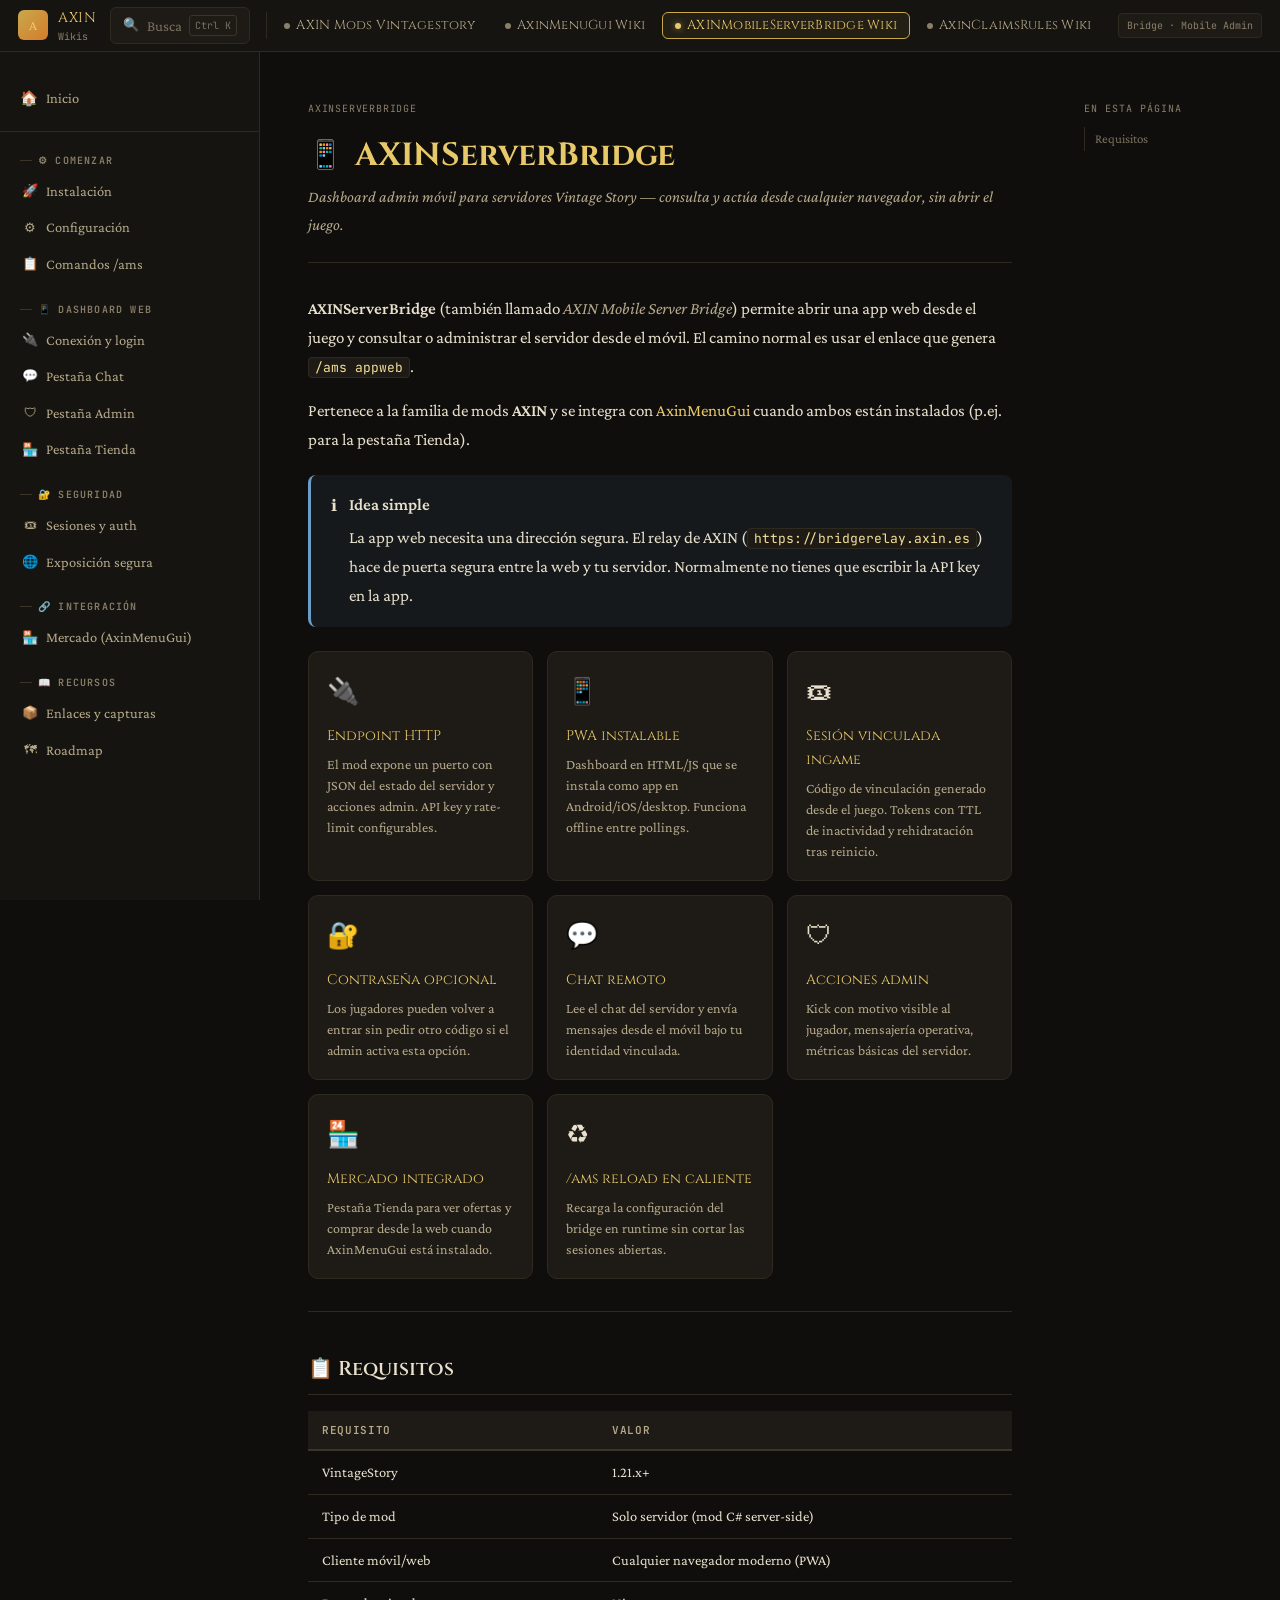
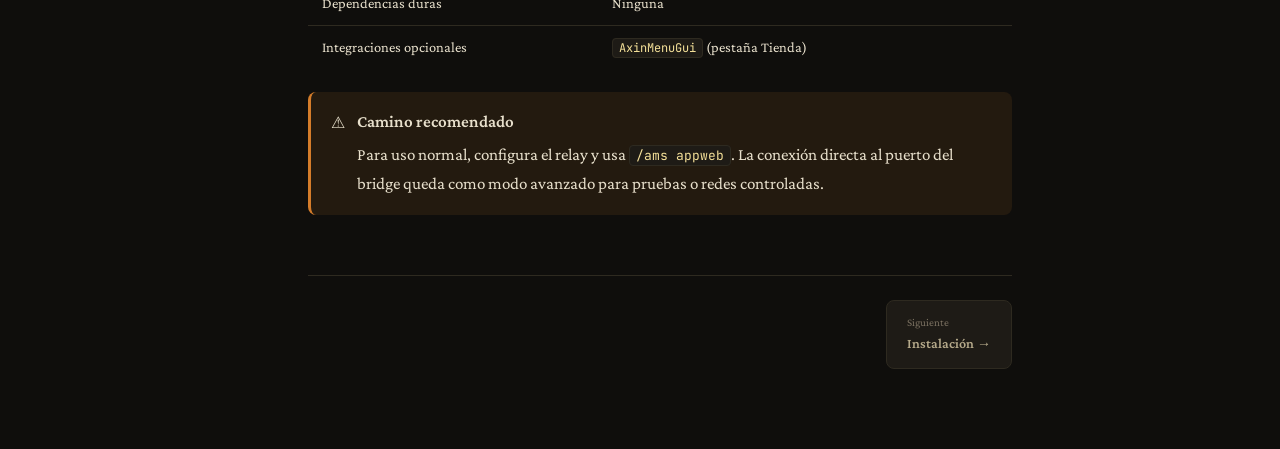
<file: docs/axinmobileserverbridge.html>
<!DOCTYPE html>
<html lang="es">
<head>
<meta charset="UTF-8">
<meta name="viewport" content="width=device-width, initial-scale=1.0">
<title>AXINServerBridge — Documentación</title>
<link rel="stylesheet" href="./assets/wiki.css?v=axin-ecosystem-20260427-03">
</head>
<body>

<header id="header">
  <a class="logo" href="index.html" title="Wikis AXIN">
    <div class="logo-icon">A</div>
    <div><div class="logo-text">AXIN</div><div class="logo-sub">Wikis</div></div>
  </a>
  <div class="header-search">
    <span style="color:var(--stone);font-size:13px">🔍</span>
    <input type="text" placeholder="Buscar en la documentación..." id="searchInput" onkeyup="handleSearch(event)">
    <span class="search-hint">Ctrl K</span>
  </div>
  <nav class="mod-switcher" aria-label="Wikis y mods AXIN">
    <a class="mod-pill" href="index.html"><span class="mod-pill-dot"></span>AXIN Mods Vintagestory</a>
    <a class="mod-pill" href="axinmenugui.html"><span class="mod-pill-dot"></span>AxinMenuGui Wiki</a>
    <a class="mod-pill active" href="axinmobileserverbridge.html"><span class="mod-pill-dot"></span>AXINMobileServerBridge Wiki</a>
    <a class="mod-pill" href="axinclaimsrules.html"><span class="mod-pill-dot"></span>AxinClaimsRules Wiki</a>
  </nav>
  <div class="header-badge">Bridge · Mobile Admin</div>
</header>

<div id="layout">
<nav id="sidebar">
  <div class="nav-home"><a href="#" onclick="showPage('home')"><span>🏠</span> Inicio</a></div>

  <div class="nav-section">
    <div class="nav-section-title">⚙ Comenzar</div>
    <a class="nav-link" onclick="showPage('quickstart')"><span class="nav-icon">🚀</span> Instalación</a>
    <a class="nav-link" onclick="showPage('config')"><span class="nav-icon">⚙</span> Configuración</a>
    <a class="nav-link" onclick="showPage('commands')"><span class="nav-icon">📋</span> Comandos /ams</a>
  </div>

  <div class="nav-section">
    <div class="nav-section-title">📱 Dashboard web</div>
    <a class="nav-link" onclick="showPage('connect')"><span class="nav-icon">🔌</span> Conexión y login</a>
    <a class="nav-link" onclick="showPage('chat')"><span class="nav-icon">💬</span> Pestaña Chat</a>
    <a class="nav-link" onclick="showPage('admin')"><span class="nav-icon">🛡</span> Pestaña Admin</a>
    <a class="nav-link" onclick="showPage('shop')"><span class="nav-icon">🏪</span> Pestaña Tienda</a>
  </div>

  <div class="nav-section">
    <div class="nav-section-title">🔐 Seguridad</div>
    <a class="nav-link" onclick="showPage('sessions')"><span class="nav-icon">🎟</span> Sesiones y auth</a>
    <a class="nav-link" onclick="showPage('deployment')"><span class="nav-icon">🌐</span> Exposición segura</a>
  </div>

  <div class="nav-section">
    <div class="nav-section-title">🔗 Integración</div>
    <a class="nav-link" onclick="showPage('market-bridge')"><span class="nav-icon">🏪</span> Mercado (AxinMenuGui)</a>
  </div>

  <div class="nav-section">
    <div class="nav-section-title">📖 Recursos</div>
    <a class="nav-link" onclick="showPage('resources')"><span class="nav-icon">📦</span> Enlaces y capturas</a>
    <a class="nav-link" onclick="showPage('roadmap')"><span class="nav-icon">🗺</span> Roadmap</a>
  </div>
</nav>

<div id="content-wrap">
<main id="content">

<!-- ═══════════════ HOME ═══════════════ -->
<div class="page active" id="page-home">
  <div class="breadcrumb">AXINServerBridge</div>
  <h1><span class="h1-icon">📱</span> AXINServerBridge</h1>
  <p class="page-subtitle">Dashboard admin móvil para servidores Vintage Story — consulta y actúa desde cualquier navegador, sin abrir el juego.</p>

  <p><strong>AXINServerBridge</strong> (también llamado <em>AXIN Mobile Server Bridge</em>) permite abrir una app web desde el juego y consultar o administrar el servidor desde el móvil. El camino normal es usar el enlace que genera <code>/ams appweb</code>.</p>

  <p>Pertenece a la familia de mods <strong>AXIN</strong> y se integra con <a href="axinmenugui.html">AxinMenuGui</a> cuando ambos están instalados (p.ej. para la pestaña Tienda).</p>

  <div class="callout info"><span class="callout-icon">ℹ</span><div class="callout-body"><strong>Idea simple</strong><p>La app web necesita una dirección segura. El relay de AXIN (<code>https://bridgerelay.axin.es</code>) hace de puerta segura entre la web y tu servidor. Normalmente no tienes que escribir la API key en la app.</p></div></div>

  <div class="feat-grid">
    <div class="feat-card"><div class="feat-card-icon">🔌</div><div class="feat-card-title">Endpoint HTTP</div><div class="feat-card-desc">El mod expone un puerto con JSON del estado del servidor y acciones admin. API key y rate-limit configurables.</div></div>
    <div class="feat-card"><div class="feat-card-icon">📱</div><div class="feat-card-title">PWA instalable</div><div class="feat-card-desc">Dashboard en HTML/JS que se instala como app en Android/iOS/desktop. Funciona offline entre pollings.</div></div>
    <div class="feat-card"><div class="feat-card-icon">🎟</div><div class="feat-card-title">Sesión vinculada ingame</div><div class="feat-card-desc">Código de vinculación generado desde el juego. Tokens con TTL de inactividad y rehidratación tras reinicio.</div></div>
    <div class="feat-card"><div class="feat-card-icon">🔐</div><div class="feat-card-title">Contraseña opcional</div><div class="feat-card-desc">Los jugadores pueden volver a entrar sin pedir otro código si el admin activa esta opción.</div></div>
    <div class="feat-card"><div class="feat-card-icon">💬</div><div class="feat-card-title">Chat remoto</div><div class="feat-card-desc">Lee el chat del servidor y envía mensajes desde el móvil bajo tu identidad vinculada.</div></div>
    <div class="feat-card"><div class="feat-card-icon">🛡</div><div class="feat-card-title">Acciones admin</div><div class="feat-card-desc">Kick con motivo visible al jugador, mensajería operativa, métricas básicas del servidor.</div></div>
    <div class="feat-card"><div class="feat-card-icon">🏪</div><div class="feat-card-title">Mercado integrado</div><div class="feat-card-desc">Pestaña Tienda para ver ofertas y comprar desde la web cuando AxinMenuGui está instalado.</div></div>
    <div class="feat-card"><div class="feat-card-icon">♻</div><div class="feat-card-title">/ams reload en caliente</div><div class="feat-card-desc">Recarga la configuración del bridge en runtime sin cortar las sesiones abiertas.</div></div>
  </div>

  <hr>

  <h2>📋 Requisitos</h2>
  <div class="table-wrap"><table>
    <tr><th>Requisito</th><th>Valor</th></tr>
    <tr><td>VintageStory</td><td>1.21.x+</td></tr>
    <tr><td>Tipo de mod</td><td>Solo servidor (mod C# server-side)</td></tr>
    <tr><td>Cliente móvil/web</td><td>Cualquier navegador moderno (PWA)</td></tr>
    <tr><td>Dependencias duras</td><td>Ninguna</td></tr>
    <tr><td>Integraciones opcionales</td><td><code>AxinMenuGui</code> (pestaña Tienda)</td></tr>
  </table></div>

  <div class="callout warn"><span class="callout-icon">⚠</span><div class="callout-body"><strong>Camino recomendado</strong><p>Para uso normal, configura el relay y usa <code>/ams appweb</code>. La conexión directa al puerto del bridge queda como modo avanzado para pruebas o redes controladas.</p></div></div>

  <div class="page-nav">
    <div></div>
    <a class="page-nav-btn" onclick="showPage('quickstart')"><div><span class="direction">Siguiente</span><span class="label">Instalación →</span></div></a>
  </div>
</div>

<!-- ═══════════════ QUICKSTART ═══════════════ -->
<div class="page" id="page-quickstart">
  <div class="breadcrumb">⚙ COMENZAR <span class="sep">›</span> Instalación</div>
  <h1><span class="h1-icon">🚀</span> Instalación</h1>
  <p class="page-subtitle">Ruta recomendada para admins: instalar, rellenar lo mínimo, reiniciar y usar <code>/ams appweb</code>.</p>

  <h2>1. Descargar e instalar el mod</h2>
  <ol>
    <li>Descarga la última versión del mod compatible con tu Vintage Story desde la página oficial de mods (ModDB de VS).</li>
    <li>Copia el ZIP descargado, sin descomprimir, en la carpeta <code>Mods/</code> de tu servidor.</li>
    <li>Arranca el servidor una vez. En ese primer arranque se crea el archivo <code>ModConfig/axinbridge/config.json</code> que vas a editar en el siguiente paso.</li>
  </ol>

  <div class="callout info"><span class="callout-icon">ℹ</span><div class="callout-body"><strong>No necesitas compilar nada</strong><p>El mod ya viene compilado dentro del ZIP. Solo el equipo de desarrollo compila desde el código fuente; un admin de servidor normal no tiene que hacerlo.</p></div></div>

  <h2>2. Crear una clave privada</h2>
  <p>La clave privada protege el bridge. No la escribas en la app web cuando uses relay; el relay la usará por detrás.</p>
  <pre><code><span class="cmt"># Windows</span>
scripts\gen-apikey.cmd

<span class="cmt"># Linux / macOS</span>
openssl rand -hex 32</code></pre>

  <h2>3. Rellenar la configuración mínima</h2>
  <p>Edita <code>ModConfig/axinbridge/config.json</code>. Para el camino recomendado con relay, rellena estos campos:</p>
  <pre><span class="pre-label">axinbridge/config.json</span><code>{
  <span class="key">"Port"</span>: <span class="num">42421</span>,
  <span class="key">"ListenAddress"</span>: <span class="str">"+"</span>,
  <span class="key">"ApiKey"</span>: <span class="str">"TU_API_KEY_GENERADA"</span>,
  <span class="key">"RelayEnabled"</span>: <span class="kw">true</span>,
  <span class="key">"RelayUrl"</span>: <span class="str">"https://bridgerelay.axin.es"</span>,
  <span class="key">"RelaySlug"</span>: <span class="str">"mi-servidor"</span>,
  <span class="key">"PublicBridgeUrl"</span>: <span class="str">"http://TU_IP_PUBLICA:42421"</span>,
  <span class="key">"RateLimitPerMinute"</span>: <span class="num">30</span>
}</code></pre>

  <div class="table-wrap"><table>
    <tr><th>Campo</th><th>Qué poner</th><th>Para qué sirve</th></tr>
    <tr><td><code>Port</code></td><td>El puerto que escucha el mod. Por defecto <code>42421</code>. Si tu hosting ya lo tiene ocupado, elige otro y abre ese mismo en el firewall.</td><td>La puerta del bridge dentro del servidor.</td></tr>
    <tr><td><code>ApiKey</code></td><td>La clave larga generada en el paso anterior.</td><td>Evita que alguien sin permiso llame al bridge.</td></tr>
    <tr><td><code>RelaySlug</code></td><td>Un nombre corto sin espacios, por ejemplo <code>mi-servidor</code>.</td><td>Aparece en la URL pública de la app.</td></tr>
    <tr><td><code>PublicBridgeUrl</code></td><td>La dirección pública de tu servidor con <strong><code>http://</code> delante</strong> y el mismo puerto que pusiste en <code>Port</code>. Ejemplo: <code>http://176.57.153.46:42421</code>.</td><td>La dirección por la que el relay llama a tu servidor desde fuera.</td></tr>
  </table></div>

  <div class="callout warn"><span class="callout-icon">⚠</span><div class="callout-body"><strong>El <code>http://</code> delante es obligatorio</strong>
    <p>El campo <code>PublicBridgeUrl</code> tiene que ser una URL completa.</p>
    <ul>
      <li>✅ Correcto: <code>http://176.57.153.46:42421</code></li>
      <li>❌ Incorrecto: <code>176.57.153.46:42421</code> (le falta <code>http://</code>)</li>
      <li>❌ Incorrecto: <code>https://176.57.153.46:42421</code> (el bridge habla HTTP, no HTTPS — del HTTPS se encarga el relay)</li>
    </ul>
  </div></div>

  <div class="callout info"><span class="callout-icon">ℹ</span><div class="callout-body"><strong>El puerto del juego no es el puerto del bridge</strong>
    <p>Son dos puertos distintos y normalmente abiertos en el firewall por separado:</p>
    <ul>
      <li><strong>Puerto del juego de Vintage Story</strong>: el que usan los jugadores para conectarse al servidor (por ejemplo <code>42420</code>).</li>
      <li><strong>Puerto del bridge</strong> (<code>Port</code> en este config): el que usa la app web. Por defecto <code>42421</code>.</li>
    </ul>
    <p>Si tu hosting solo deja abierto el puerto del juego, tendrás que pedir o configurar otro puerto distinto para el bridge.</p>
  </div></div>

  <p>Si ves en el JSON otros campos relacionados con el relay o una URL final del dashboard, no los rellenes a mano: los escribe el mod automáticamente cuando arranca y se registra.</p>

  <p>Reinicia el servidor. En los logs debe aparecer una línea del tipo:</p>
  <pre><code>[AxinBridge] Listening on http://+:42421/</code></pre>

  <p>Con <code>RelayEnabled=true</code>, el mod intentará registrarse solo en el relay. Puedes comprobar el estado con <code>/ams relay status</code>.</p>

  <h2>4. Abrir la app</h2>
  <ol>
    <li>Asegúrate de que el puerto configurado está abierto en tu hosting/firewall.</li>
    <li>Entra al juego como jugador.</li>
    <li>Ejecuta <code>/ams appweb</code>.</li>
    <li>Abre el enlace que aparece en el chat.</li>
    <li>La app debería aparecer con el servidor y el código de vinculación preparados. Si falta la URL, la guía de conexión te dirá qué campo falta.</li>
  </ol>

  <p class="shot-caption">Página de conexión del dashboard:</p>
  <img class="shot" src="Imagenes/AXINMobileServerBridgeImages/PAgina conexion.png" alt="Pantalla de conexión del dashboard">

  <div class="page-nav">
    <a class="page-nav-btn" onclick="showPage('home')"><div><span class="direction">Anterior</span><span class="label">← Inicio</span></div></a>
    <a class="page-nav-btn" onclick="showPage('config')"><div><span class="direction">Siguiente</span><span class="label">Configuración →</span></div></a>
  </div>
</div>

<!-- ═══════════════ CONFIG ═══════════════ -->
<div class="page" id="page-config">
  <div class="breadcrumb">⚙ COMENZAR <span class="sep">›</span> Configuración</div>
  <h1><span class="h1-icon">⚙</span> Configuración</h1>
  <p class="page-subtitle">Qué campos debe tocar un admin y qué campos escribe el mod automáticamente.</p>

  <h2>🔧 Bloque recomendado</h2>
  <pre><span class="pre-label">axinbridge/config.json</span><code>{
  <span class="key">"Port"</span>: <span class="num">42421</span>,
  <span class="key">"ListenAddress"</span>: <span class="str">"+"</span>,
  <span class="key">"ApiKey"</span>: <span class="str">"TU_API_KEY_GENERADA"</span>,
  <span class="key">"RelayEnabled"</span>: <span class="kw">true</span>,
  <span class="key">"RelayUrl"</span>: <span class="str">"https://bridgerelay.axin.es"</span>,
  <span class="key">"RelaySlug"</span>: <span class="str">"mi-servidor"</span>,
  <span class="key">"PublicBridgeUrl"</span>: <span class="str">"http://TU_IP_PUBLICA:42421"</span>,
  <span class="key">"RateLimitPerMinute"</span>: <span class="num">30</span>
}</code></pre>

  <p>El puerto por defecto del mod es <code>42421</code>. Si tu hosting permite abrirlo, deja ese valor — los ejemplos de la wiki lo usan. Si está ocupado o tu hosting te obliga a otro, elige uno y úsalo igual en <code>Port</code>, en <code>PublicBridgeUrl</code> y en el firewall.</p>

  <h2>📋 Campos para admins</h2>
  <div class="table-wrap"><table>
    <tr><th>Campo</th><th>Obligatorio</th><th>Explicación humana</th></tr>
    <tr><td><code>Port</code></td><td>Sí</td><td>Puerto del bridge dentro del servidor. Por defecto <code>42421</code>. No es el puerto del juego — son dos cosas distintas.</td></tr>
    <tr><td><code>ListenAddress</code></td><td>Sí para uso externo</td><td>Usa <code>"+"</code> si el bridge debe aceptar conexiones desde fuera del servidor.</td></tr>
    <tr><td><code>ApiKey</code></td><td>Sí</td><td>Clave privada larga. No se comparte con jugadores ni se escribe en la app cuando usas relay.</td></tr>
    <tr><td><code>RelayEnabled</code></td><td>Sí en modo recomendado</td><td>Activa la puerta segura de AXIN para que la app web pueda conectar.</td></tr>
    <tr><td><code>RelayUrl</code></td><td>Sí en modo recomendado</td><td>Debe ser <code>https://bridgerelay.axin.es</code> para el relay público actual.</td></tr>
    <tr><td><code>RelaySlug</code></td><td>Recomendado</td><td>Nombre corto que aparecerá en la URL pública. Ejemplo: <code>mi-servidor</code>.</td></tr>
    <tr><td><code>PublicBridgeUrl</code></td><td>Sí para relay</td><td>Dirección pública del servidor escrita como URL completa: <code>http://</code> + tu IP + <code>:</code> + el mismo puerto que pusiste en <code>Port</code>. Ejemplo: <code>http://176.57.153.46:42421</code>.</td></tr>
    <tr><td><code>RateLimitPerMinute</code></td><td>No</td><td>Límite básico de peticiones por minuto. El valor por defecto suele servir.</td></tr>
    <tr><td><code>AccountsAllowPassword</code></td><td>No</td><td>Permite que jugadores vinculados creen contraseña para volver a entrar sin pedir otro código.</td></tr>
    <tr><td><code>SessionMaxInactiveDays</code></td><td>No</td><td>Días que una sesión puede estar sin usarse antes de caducar.</td></tr>
  </table></div>

  <h2>🤖 Campos que escribe el mod</h2>
  <p>Estos campos pueden aparecer en el JSON, pero no son tareas normales del admin:</p>
  <ul>
    <li><code>ServerApiUrl</code>: URL final que debe usar la app. El mod la calcula cuando puede.</li>
    <li><code>RelayServerId</code> y <code>RelayOwnerToken</code>: identidad interna del servidor en el relay.</li>
    <li><code>RelayAssignedSlug</code>: nombre confirmado por el relay. Puede coincidir con <code>RelaySlug</code> o cambiar si el solicitado no está disponible.</li>
  </ul>

  <div class="callout tip"><span class="callout-icon">💡</span><div class="callout-body"><strong>Regla sencilla</strong><p>El puerto debe coincidir en tres sitios: <code>Port</code>, <code>PublicBridgeUrl</code> y el firewall del hosting. Si uno no coincide, el relay no podrá llegar al servidor.</p></div></div>

  <h2>♻ Recarga en caliente</h2>
  <p>Usa <code>/ams reload</code> ingame. La config se relee de disco y se aplica sobre la instancia viva sin romper sesiones activas.</p>

  <div class="callout warn"><span class="callout-icon">⚠</span><div class="callout-body"><strong>Algunos cambios requieren reinicio</strong><p>El reload sirve para muchos campos, pero puerto, dirección de escucha y cambios de red deben comprobarse con reinicio si no ves efecto claro.</p></div></div>

  <div class="page-nav">
    <a class="page-nav-btn" onclick="showPage('quickstart')"><div><span class="direction">Anterior</span><span class="label">← Instalación</span></div></a>
    <a class="page-nav-btn" onclick="showPage('commands')"><div><span class="direction">Siguiente</span><span class="label">Comandos →</span></div></a>
  </div>
</div>

<!-- ═══════════════ COMMANDS ═══════════════ -->
<div class="page" id="page-commands">
  <div class="breadcrumb">⚙ COMENZAR <span class="sep">›</span> Comandos /ams</div>
  <h1><span class="h1-icon">📋</span> Comandos <code>/ams</code></h1>
  <p class="page-subtitle">Comandos ingame del AXINServerBridge. Para la mayoría de jugadores, el importante es <code>/ams appweb</code>.</p>

  <h2>📐 Sintaxis general</h2>
  <p>El comando raíz es <code>/ams</code>. Algunos subcomandos son para jugadores y otros requieren permisos de administrador.</p>

  <h2>🔧 Subcomandos</h2>
  <div class="table-wrap"><table>
    <tr><th>Comando</th><th>Descripción</th></tr>
    <tr><td><code>/ams appweb</code></td><td>Genera un enlace clicable a la app web con el código de vinculación preparado. Es el flujo recomendado.</td></tr>
    <tr><td><code>/ams link</code></td><td>Genera solo un código de vinculación. Útil si quieres abrir la app manualmente.</td></tr>
    <tr><td><code>/ams register</code></td><td>Permite crear o cambiar contraseña web para volver a entrar sin pedir otro código.</td></tr>
    <tr><td><code>/ams wiki</code></td><td>Muestra el enlace a esta documentación.</td></tr>
    <tr><td><code>/ams reload</code></td><td>Recarga <code>axinbridge/config.json</code> en caliente sobre la instancia viva.</td></tr>
    <tr><td><code>/ams relay status</code></td><td>Muestra el estado del relay, slug asignado, URL efectiva del bridge y URL pública para el dashboard.</td></tr>
    <tr><td><code>/ams relay register</code></td><td>Lanza un registro manual inmediato en el relay si <code>RelayEnabled=true</code>.</td></tr>
    <tr><td><code>/ams relay reset</code></td><td>Limpia el estado local del relay y fuerza un registro nuevo.</td></tr>
    <tr><td><code>/ams web info &lt;action&gt; [args…]</code></td><td>Gestiona la sección <em>Info</em> del dashboard (listar/añadir/borrar).</td></tr>
    <tr><td><code>/ams web evento &lt;action&gt; [args…]</code></td><td>Gestiona eventos anunciados en la UI del dashboard.</td></tr>
  </table></div>

  <div class="callout info"><span class="callout-icon">ℹ</span><div class="callout-body"><strong>Paneles web</strong><p>Los comandos <code>/ams web ...</code> son para admins que quieren editar textos visibles en el dashboard. Si solo quieres conectar la app, no los necesitas.</p></div></div>

  <h2>🚫 Si algo falla</h2>
  <p>Usa <code>/ams status</code> y <code>/ams relay status</code>. Si el problema está en la URL pública, normalmente será uno de estos tres puntos: puerto cerrado, <code>PublicBridgeUrl</code> con puerto incorrecto o relay todavía sin registro.</p>

  <div class="page-nav">
    <a class="page-nav-btn" onclick="showPage('config')"><div><span class="direction">Anterior</span><span class="label">← Configuración</span></div></a>
    <a class="page-nav-btn" onclick="showPage('connect')"><div><span class="direction">Siguiente</span><span class="label">Conexión y login →</span></div></a>
  </div>
</div>

<!-- ═══════════════ CONNECT ═══════════════ -->
<div class="page" id="page-connect">
  <div class="breadcrumb">📱 DASHBOARD <span class="sep">›</span> Conexión y login</div>
  <h1><span class="h1-icon">🔌</span> Conexión y login</h1>
  <p class="page-subtitle">Distingue dos cosas: conectar la app al servidor y vincular tu jugador dentro de la app.</p>

  <h2>🌐 Camino recomendado: <code>/ams appweb</code></h2>
  <ol>
    <li>Entra al servidor de Vintage Story.</li>
    <li>Ejecuta <code>/ams appweb</code>.</li>
    <li>Abre el enlace del chat.</li>
    <li>La app recibe el código de vinculación y, si el mod ya conoce la URL pública, también recibe la URL del servidor.</li>
  </ol>

  <div class="callout info"><span class="callout-icon">ℹ</span><div class="callout-body"><strong>Qué pasa por dentro, en simple</strong><p>La app necesita una URL pública para hablar con tu servidor. Con relay, esa URL tiene forma <code>https://bridgerelay.axin.es/s/&lt;nombre&gt;/api</code>. Si el relay aún no ha terminado de registrar el servidor, el enlace puede incluir solo el código y la app pedirá completar la URL.</p></div></div>

  <h2>🔑 Modo directo (solo despliegues controlados)</h2>
  <p>Si conectas la web directamente al bridge, usa <code>http://host:puerto</code> y proporciona la API key. Ese modo sigue existiendo, pero no es la vía pública normal cuando el relay está activo.</p>

  <h2>🎟 Vinculación de sesión</h2>
  <ol>
    <li>En el juego, ejecuta <code>/ams link</code>. Recibes un código corto.</li>
    <li>En el dashboard, introduce el código en el formulario de vinculación.</li>
    <li>La sesión queda guardada para no tener que repetir el proceso cada vez que se reinicia el servidor.</li>
  </ol>

  <h2>🔒 Login por contraseña (opcional)</h2>
  <p>Si el admin deja activadas las contraseñas, un jugador vinculado puede crear una contraseña para volver a entrar sin pedir otro código en el juego.</p>
  <ul>
    <li>La contraseña no sustituye al primer vínculo ingame.</li>
    <li>Si olvidas la contraseña, vuelve a vincular desde el juego.</li>
    <li>Los detalles técnicos de hash y rate-limit quedan en la documentación técnica.</li>
  </ul>

  <div class="callout danger"><span class="callout-icon">⚠</span><div class="callout-body"><strong>localStorage no es autoridad</strong><p>La UI debe validar la sesión con <code>/auth/me</code> al arrancar y antes de acciones sensibles. Si el backend responde <code>invalid_session</code>, limpia <code>localStorage</code>. En modo relay, tampoco reintroduzcas la API key directa del bridge como si fuese el acceso público normal.</p></div></div>

  <div class="page-nav">
    <a class="page-nav-btn" onclick="showPage('commands')"><div><span class="direction">Anterior</span><span class="label">← Comandos</span></div></a>
    <a class="page-nav-btn" onclick="showPage('chat')"><div><span class="direction">Siguiente</span><span class="label">Pestaña Chat →</span></div></a>
  </div>
</div>

<!-- ═══════════════ CHAT ═══════════════ -->
<div class="page" id="page-chat">
  <div class="breadcrumb">📱 DASHBOARD <span class="sep">›</span> Pestaña Chat</div>
  <h1><span class="h1-icon">💬</span> Pestaña Chat</h1>
  <p class="page-subtitle">Lee el chat del servidor en tiempo casi-real y envía mensajes bajo tu identidad vinculada.</p>

  <h2>📖 Lectura</h2>
  <p>El dashboard hace polling al endpoint de chat. El backend sirve una ventana deslizante de mensajes recientes, filtrando ruido interno.</p>

  <h2>✍ Envío</h2>
  <p>Si la sesión está vinculada, los mensajes salen como el jugador real (p.ej. <code>elYandrack</code>). Sin vinculación válida, la identidad degrada a externa (<code>Externo-AxinMovil</code>) y las acciones admin quedan denegadas.</p>

  <div class="callout tip"><span class="callout-icon">💡</span><div class="callout-body"><strong>Hidratar identidad desde el backend</strong><p>El badge de usuario (jugador vs externo, rol, permisos) debe venir de <code>/auth/me</code>, no de <code>localStorage</code>. Evita mostrar acciones admin a un token ya caducado.</p></div></div>

  <div class="page-nav">
    <a class="page-nav-btn" onclick="showPage('connect')"><div><span class="direction">Anterior</span><span class="label">← Conexión</span></div></a>
    <a class="page-nav-btn" onclick="showPage('admin')"><div><span class="direction">Siguiente</span><span class="label">Admin →</span></div></a>
  </div>
</div>

<!-- ═══════════════ ADMIN ═══════════════ -->
<div class="page" id="page-admin">
  <div class="breadcrumb">📱 DASHBOARD <span class="sep">›</span> Pestaña Admin</div>
  <h1><span class="h1-icon">🛡</span> Pestaña Admin</h1>
  <p class="page-subtitle">Acciones operativas seguras para administradores vinculados.</p>

  <h2>👢 Kick con motivo</h2>
  <p>Al hacer kick desde el dashboard:</p>
  <ol>
    <li>El bridge envía un <code>SendMessage</code> al jugador con el motivo normalizado.</li>
    <li>Tras un breve retardo por callback, se ejecuta <code>player.Disconnect(reason)</code>.</li>
    <li>Así el jugador ve el motivo personalizado antes de ser desconectado.</li>
  </ol>

  <div class="callout warn"><span class="callout-icon">⚠</span><div class="callout-body"><strong>No confiar solo en <code>Disconnect(reason)</code></strong><p>En RUN real, el motor no siempre renderiza ese motivo al cliente. Enviar primero un mensaje explícito y luego desconectar es el patrón estable.</p></div></div>

  <h2>📣 Mensajería operativa</h2>
  <p>Broadcast corto a todos los jugadores conectados desde la UI del dashboard. Útil para avisos de reinicio, mantenimiento y eventos.</p>

  <h2>📊 Métricas</h2>
  <p>Estado básico del servidor: uptime, jugadores conectados, version, mods cargados. Estas métricas no requieren admin para leer, solo API key y sesión válida (configurable).</p>

  <div class="page-nav">
    <a class="page-nav-btn" onclick="showPage('chat')"><div><span class="direction">Anterior</span><span class="label">← Chat</span></div></a>
    <a class="page-nav-btn" onclick="showPage('shop')"><div><span class="direction">Siguiente</span><span class="label">Tienda →</span></div></a>
  </div>
</div>

<!-- ═══════════════ SHOP ═══════════════ -->
<div class="page" id="page-shop">
  <div class="breadcrumb">📱 DASHBOARD <span class="sep">›</span> Pestaña Tienda</div>
  <h1><span class="h1-icon">🏪</span> Pestaña Tienda</h1>
  <p class="page-subtitle">Interfaz web del <strong>Mercado Global</strong> de <a href="axinmenugui.html">AxinMenuGui</a>: ver ofertas activas, comprar y consultar tus ventas.</p>

  <h2>🔗 Contrato</h2>
  <p>La tienda web no toca <code>market.json</code> directamente. Depende del mod <code>axinmenugui</code>, resuelve <code>AxinMenuGuiMod</code> con <code>api.ModLoader.GetModSystem&lt;T&gt;()</code> y opera contra <code>MarketStore</code> / <code>BankService</code> vivos en el hilo principal.</p>

  <div class="callout danger"><span class="callout-icon">⚠</span><div class="callout-body"><strong>No escribir <code>market.json</code> a espaldas del MarketStore</strong><p>El MarketStore mantiene el mercado en memoria y solo flushea cuando está dirty. Una escritura externa al JSON quedaría invisible y una operación ingame posterior podría pisarla.</p></div></div>

  <h2>💰 Precio: unidad vs lote</h2>
  <div class="table-wrap"><table>
    <tr><th><code>pricePerUnit</code></th><th>Coste total</th><th>Compras parciales</th></tr>
    <tr><td><code>true</code></td><td><code>price × quantity</code></td><td>Permitidas</td></tr>
    <tr><td><code>false</code></td><td><code>price</code> (sin multiplicar)</td><td>No — lote completo</td></tr>
  </table></div>

  <div class="callout info"><span class="callout-icon">ℹ</span><div class="callout-body"><strong>PriceText en el listado</strong><p>El texto del precio en el listado siempre formatea <code>price[]</code> con multiplicador 1. La multiplicación por cantidad solo se aplica al calcular el coste total en checkout.</p></div></div>

  <h2>🧯 Errores de dominio</h2>
  <p>Los fallos del servicio salen como errores específicos con log de alta señal:</p>
  <ul>
    <li><code>market_query_failed</code> — fallo al enumerar ofertas.</li>
    <li><code>market_main_thread_timeout</code> — la consulta no volvió al hilo principal a tiempo.</li>
  </ul>
  <p>Nunca se degradan a <code>internal_error</code> HTTP genérico.</p>

  <div class="page-nav">
    <a class="page-nav-btn" onclick="showPage('admin')"><div><span class="direction">Anterior</span><span class="label">← Admin</span></div></a>
    <a class="page-nav-btn" onclick="showPage('sessions')"><div><span class="direction">Siguiente</span><span class="label">Sesiones →</span></div></a>
  </div>
</div>

<!-- ═══════════════ SESSIONS ═══════════════ -->
<div class="page" id="page-sessions">
  <div class="breadcrumb">🔐 SEGURIDAD <span class="sep">›</span> Sesiones y auth</div>
  <h1><span class="h1-icon">🎟</span> Sesiones y autenticación</h1>
  <p class="page-subtitle">Dos capas separadas: persistir tokens (siempre) y permitir contraseña (opt-in).</p>

  <h2>📚 Modelo</h2>
  <ol>
    <li><strong>Tokens persistidos</strong> (<code>AuthStore.sessions.json</code>): sobreviven a reinicios del servidor. TTL de inactividad = <code>SessionMaxInactiveDays</code> (default 30 días).</li>
    <li><strong>Password opt-in</strong>: habilitado por <code>AccountsAllowPassword</code>. Permite re-auth sin volver al juego.</li>
  </ol>

  <div class="callout tip"><span class="callout-icon">💡</span><div class="callout-body"><strong>Separar "persistencia de estado" de "persistencia de identidad"</strong><p>Persistir el token es barato y cubre la UX de "no me desloguees al reiniciar". Añadir contraseña es otra capa, opt-in por admin.</p></div></div>

  <h2>🔁 Rehidratación</h2>
  <p>Al arrancar el bridge, <code>SessionManager.Rehydrate()</code> carga <code>sessions.json</code>, descarta sesiones vencidas y repuebla el diccionario en memoria.</p>

  <h2>🔒 Password</h2>
  <ul>
    <li>Hash: PBKDF2-SHA256, 100.000 iteraciones, salt 16B aleatorio.</li>
    <li>Comparación en tiempo constante (<code>FixedTimeEquals</code>).</li>
    <li>Rate-limit por IP: 3 fallos = 30 s, 5 = 5 min.</li>
  </ul>

  <div class="page-nav">
    <a class="page-nav-btn" onclick="showPage('shop')"><div><span class="direction">Anterior</span><span class="label">← Tienda</span></div></a>
    <a class="page-nav-btn" onclick="showPage('deployment')"><div><span class="direction">Siguiente</span><span class="label">Exposición segura →</span></div></a>
  </div>
</div>

<!-- ═══════════════ DEPLOYMENT ═══════════════ -->
<div class="page" id="page-deployment">
  <div class="breadcrumb">🔐 SEGURIDAD <span class="sep">›</span> Exposición segura</div>
  <h1><span class="h1-icon">🌐</span> Exposición segura</h1>
  <p class="page-subtitle">Cómo publicar el bridge sin obligar a la app web a conectar directamente por HTTP.</p>

  <div class="callout info"><span class="callout-icon">ℹ</span><div class="callout-body"><strong>Estado real actual</strong><p>AXIN dispone de dominio <code>axin.es</code> y VPS en IONOS. El dominio principal se reserva para una futura web general del ecosistema; el relay usa subdominio propio: <code>bridgerelay.axin.es</code>.</p></div></div>

  <h2>🧭 Explicación sin jerga</h2>
  <p>La app web está en HTTPS. Muchos servidores de Vintage Story solo pueden exponer el mod por HTTP. El relay es una puerta intermedia segura: la app habla con el relay por HTTPS y el relay habla con tu servidor por la dirección que pusiste en <code>PublicBridgeUrl</code>.</p>

  <div class="table-wrap"><table>
    <tr><th>Nombre en la guía</th><th>Qué significa</th><th>Quién lo usa</th></tr>
    <tr><td>URL de la app</td><td>La web que abre el jugador/admin.</td><td>El usuario.</td></tr>
    <tr><td>URL pública del dashboard</td><td><code>https://bridgerelay.axin.es/s/&lt;nombre&gt;/api</code>.</td><td>La app web.</td></tr>
    <tr><td><code>PublicBridgeUrl</code></td><td>Dirección de tu servidor para que el relay pueda llegar al mod.</td><td>El relay.</td></tr>
    <tr><td><code>ServerApiUrl</code></td><td>URL final que el mod calcula para la app.</td><td>El mod y <code>/ams appweb</code>.</td></tr>
  </table></div>

  <h2>🚫 Qué no hacer</h2>
  <ul>
    <li>Decir a los usuarios que usen directamente <code>http://ip:puerto</code> como ruta normal de la app pública.</li>
    <li>Dejar <code>ApiKey</code> vacía o derivada de texto corto.</li>
    <li>Compartir la API key en canales no cifrados.</li>
    <li>Confundir <code>PublicBridgeUrl</code> con la URL que debe escribir el usuario en la app.</li>
  </ul>

  <h2>✅ Qué hacer</h2>
  <ul>
    <li>Usar como URL normal de la app <code>https://bridgerelay.axin.es/s/&lt;slug&gt;/api</code>.</li>
    <li>Mantener el puerto del bridge bajo control: por defecto es <code>42421</code>; si tu hosting tiene reglas estrictas o quieres una capa extra de privacidad, puedes elegir otro puerto TCP alto, siempre coordinándolo con <code>Port</code>, <code>PublicBridgeUrl</code> y el firewall.</li>
    <li>Abrir en el hosting/firewall el puerto real del bridge y hacer que <code>PublicBridgeUrl</code> use exactamente ese mismo puerto.</li>
    <li>Si el hosting/firewall lo permite, restringir el acceso al puerto del bridge solo a la IP del relay (<code>212.227.153.142</code>).</li>
    <li>Reservar la conexión directa al bridge (sin relay) para despliegues controlados o pruebas concretas.</li>
  </ul>

  <div class="callout tip"><span class="callout-icon">💡</span><div class="callout-body"><strong>Chequeo rápido del relay</strong><p>Si el registro ya está hecho, <code>/ams relay status</code> te mostrará la URL para el dashboard. Si el relay no alcanza al bridge, revisa tres cosas: que el puerto está abierto, que <code>PublicBridgeUrl</code> usa ese mismo puerto y que el servidor responde desde fuera.</p></div></div>

  <div class="page-nav">
    <a class="page-nav-btn" onclick="showPage('sessions')"><div><span class="direction">Anterior</span><span class="label">← Sesiones</span></div></a>
    <a class="page-nav-btn" onclick="showPage('market-bridge')"><div><span class="direction">Siguiente</span><span class="label">Mercado →</span></div></a>
  </div>
</div>

<!-- ═══════════════ MARKET BRIDGE ═══════════════ -->
<div class="page" id="page-market-bridge">
  <div class="breadcrumb">🔗 INTEGRACIÓN <span class="sep">›</span> Mercado (AxinMenuGui)</div>
  <h1><span class="h1-icon">🏪</span> Integración con el Mercado</h1>
  <p class="page-subtitle">El AXINServerBridge se apoya en <a href="index.html#" onclick="window.location='index.html';return false;">AxinMenuGui</a> para operar el mercado P2P desde la web.</p>

  <h2>📐 Principio</h2>
  <p>El bridge <strong>no</strong> es dueño del mercado. Actúa como cliente del <code>MarketStore</code> vivo: lee ofertas, prepara transacciones y delega la mutación a la misma API que usa el GUI ingame.</p>

  <h2>🧵 Hilo principal</h2>
  <p>Toda operación sobre el MarketStore se ejecuta en el main thread del servidor (<code>api.Event.EnqueueMainThreadTask</code> / equivalente). Si el salto de hilo se demora demasiado, el bridge devuelve <code>market_main_thread_timeout</code>.</p>

  <h2>💳 Fuentes de pago</h2>
  <p>Cuando el comprador no tiene saldo suficiente en el inventario, el sistema encadena fuentes — cada una cubre solo lo que puede:</p>
  <pre><code>fromInventory = Min(remaining, inventory.CountItem(...))
fromTreasury  = Min(remaining, treasury.CountItem(...))
fromBank      = Min(remaining, bank.CountItem(...))</code></pre>

  <div class="callout warn"><span class="callout-icon">⚠</span><div class="callout-body"><strong>Nunca pasar <code>remaining</code> entero</strong><p>Si pasas el total a una fuente que no tiene suficiente, <code>TakeItem</code> puede devolver <code>false</code> sin tomar nada y la siguiente fuente nunca se consulta.</p></div></div>

  <div class="page-nav">
    <a class="page-nav-btn" onclick="showPage('deployment')"><div><span class="direction">Anterior</span><span class="label">← Exposición</span></div></a>
    <a class="page-nav-btn" onclick="showPage('resources')"><div><span class="direction">Siguiente</span><span class="label">Recursos →</span></div></a>
  </div>
</div>

<!-- ═══════════════ RESOURCES ═══════════════ -->
<div class="page" id="page-resources">
  <div class="breadcrumb">📖 RECURSOS <span class="sep">›</span> Enlaces y capturas</div>
  <h1><span class="h1-icon">📦</span> Enlaces y capturas</h1>
  <p class="page-subtitle">Atajos al propio dashboard (configurados en tu instalación) y capturas de referencia.</p>

  <h2>🔗 Atajos del dashboard</h2>
  <p>En <code>wiki/Imagenes/AXINMobileServerBridgeImages/</code> se incluyen accesos directos <code>.url</code> a las vistas reales del dashboard desplegado. Apuntan al servidor concreto — ábrelos desde el explorador, no desde la web:</p>
  <div class="table-wrap"><table>
    <tr><th>Archivo</th><th>Vista</th></tr>
    <tr><td><code>pagina princial.url</code></td><td>Landing del dashboard.</td></tr>
    <tr><td><code>chat.url</code></td><td>Pestaña de chat remoto.</td></tr>
    <tr><td><code>admin.url</code></td><td>Pestaña admin (kick, broadcast, métricas).</td></tr>
    <tr><td><code>Tienda online.url</code></td><td>Pestaña Tienda (mercado integrado con AxinMenuGui).</td></tr>
    <tr><td><code>tienda in game.url</code></td><td>Enlace a la vista ingame equivalente.</td></tr>
  </table></div>

  <h2>🖼 Capturas</h2>
  <img class="shot" src="Imagenes/AXINMobileServerBridgeImages/PAgina conexion.png" alt="Página de conexión del dashboard">
  <p class="shot-caption">Pantalla de conexión — introducir la URL del relay, dejar la API key vacía si usas relay y vincular la sesión.</p>

  <div class="callout info"><span class="callout-icon">ℹ</span><div class="callout-body"><strong>Añadir más capturas</strong><p>Coloca nuevas imágenes en <code>wiki/Imagenes/AXINMobileServerBridgeImages/</code> y referencíalas aquí con <code>&lt;img class="shot" src="..."&gt;</code> + <code>&lt;p class="shot-caption"&gt;</code>. No se requieren cambios de CSS.</p></div></div>

  <div class="page-nav">
    <a class="page-nav-btn" onclick="showPage('market-bridge')"><div><span class="direction">Anterior</span><span class="label">← Mercado</span></div></a>
    <a class="page-nav-btn" onclick="showPage('roadmap')"><div><span class="direction">Siguiente</span><span class="label">Roadmap →</span></div></a>
  </div>
</div>

<!-- ═══════════════ ROADMAP ═══════════════ -->
<div class="page" id="page-roadmap">
  <div class="breadcrumb">📖 RECURSOS <span class="sep">›</span> Roadmap</div>
  <h1><span class="h1-icon">🗺</span> Roadmap</h1>
  <p class="page-subtitle">Hitos previstos. Orden aproximado, sujeto a prioridades operativas.</p>

  <div class="phase-list">
    <div class="phase-item">
      <div class="phase-num">1</div>
      <div class="phase-body">
        <div class="phase-title">Dashboard estable con pestañas Chat / Admin / Tienda</div>
        <div class="phase-desc">Vinculación ingame, polling de chat, kick con motivo y mercado integrado funcionando de forma fiable.</div>
      </div>
    </div>
    <div class="phase-item">
      <div class="phase-num">2</div>
      <div class="phase-body">
        <div class="phase-title">Modo directo HTTPS opcional</div>
        <div class="phase-desc">Ruta futura para despliegues controlados sin depender siempre del relay público actual.</div>
      </div>
    </div>
    <div class="phase-item">
      <div class="phase-num">3</div>
      <div class="phase-body">
        <div class="phase-title">Portal principal AXIN</div>
        <div class="phase-desc"><code>axin.es</code> queda reservado para una web principal del ecosistema AXIN. Los servicios concretos deben vivir en subdominios, por ejemplo <code>bridgerelay.axin.es</code>.</div>
      </div>
    </div>
    <div class="phase-item">
      <div class="phase-num">4</div>
      <div class="phase-body">
        <div class="phase-title">Más acciones admin</div>
        <div class="phase-desc">Ban temporal, teleport admin, inspector de inventario, whitelist desde la web.</div>
      </div>
    </div>
  </div>

  <div class="page-nav">
    <a class="page-nav-btn" onclick="showPage('resources')"><div><span class="direction">Anterior</span><span class="label">← Recursos</span></div></a>
    <div></div>
  </div>
</div>

</main>

<aside id="toc">
  <div class="toc-title">En esta página</div>
  <div id="toc-links"></div>
</aside>
</div>
</div>

<script>window.WIKI_DEFAULT_PAGE = "home";</script>
<script src="assets/wiki.js"></script>
</body>
</html>
</file>
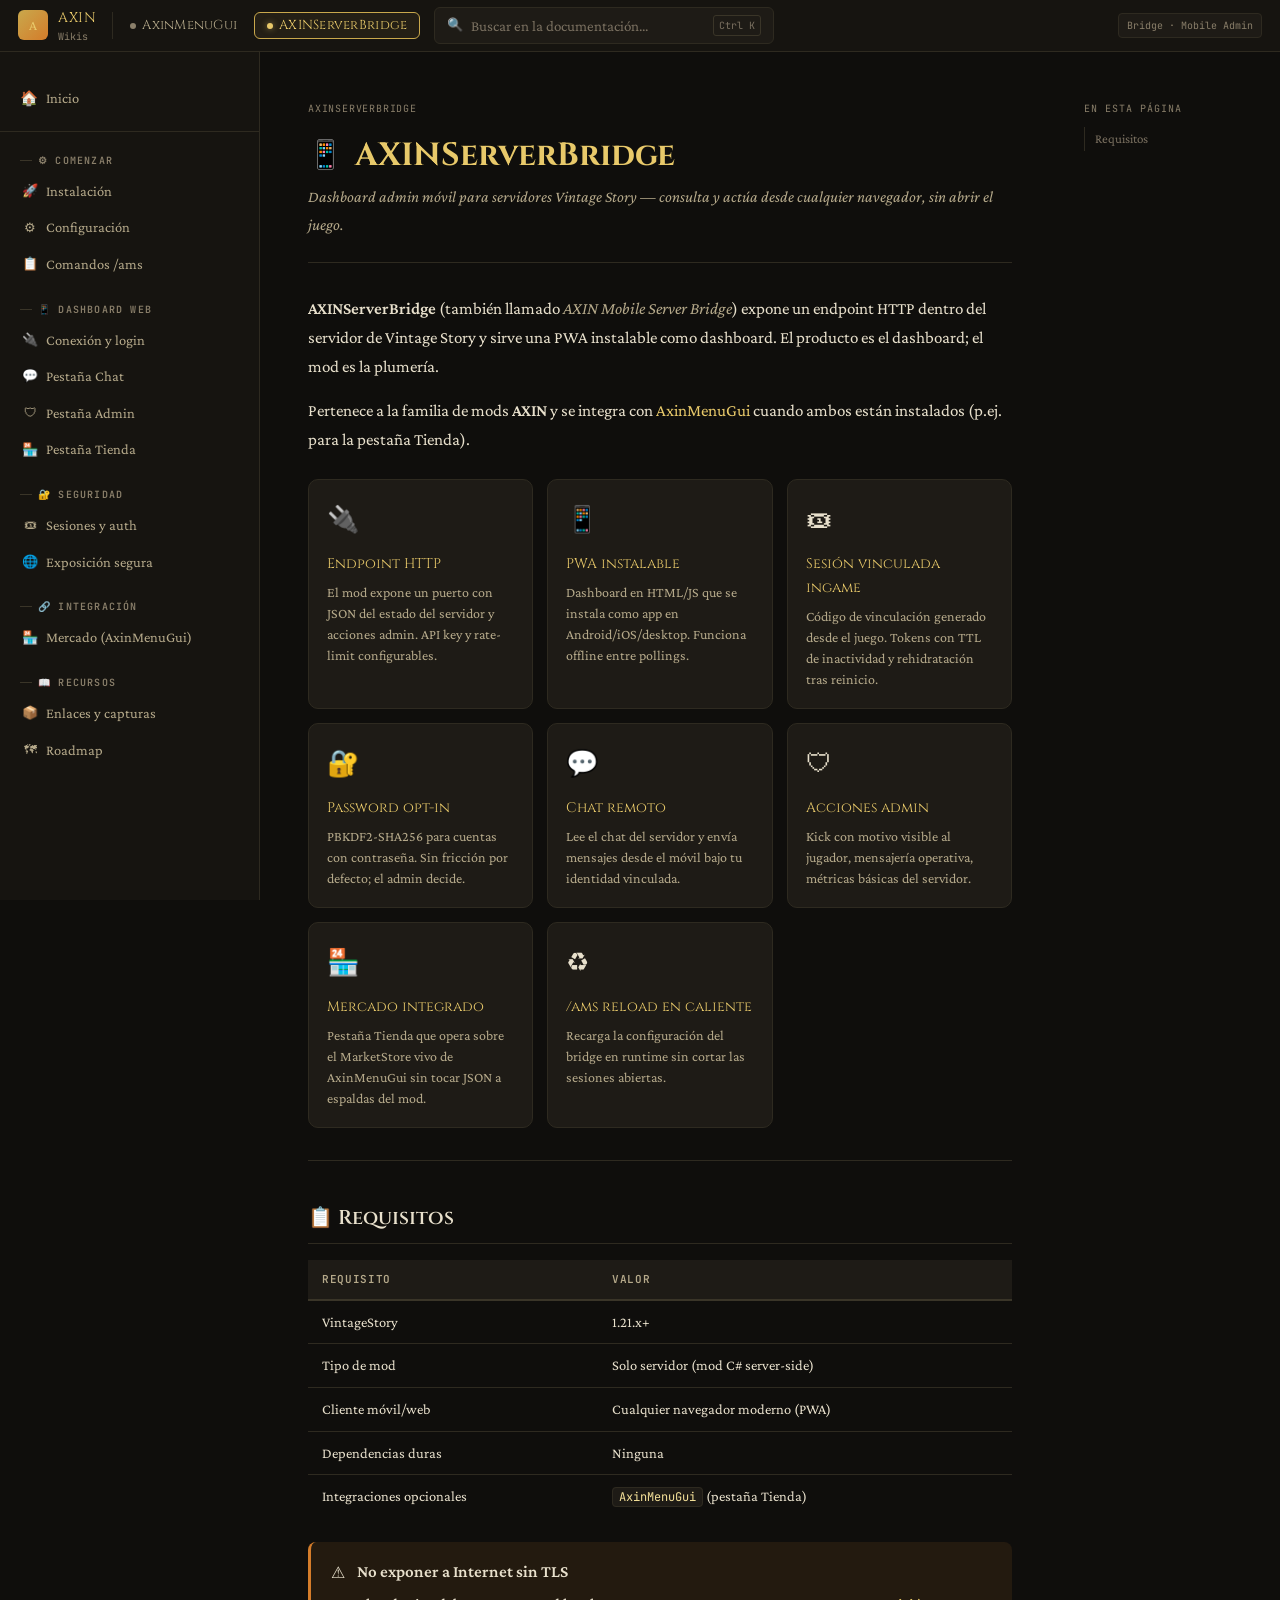
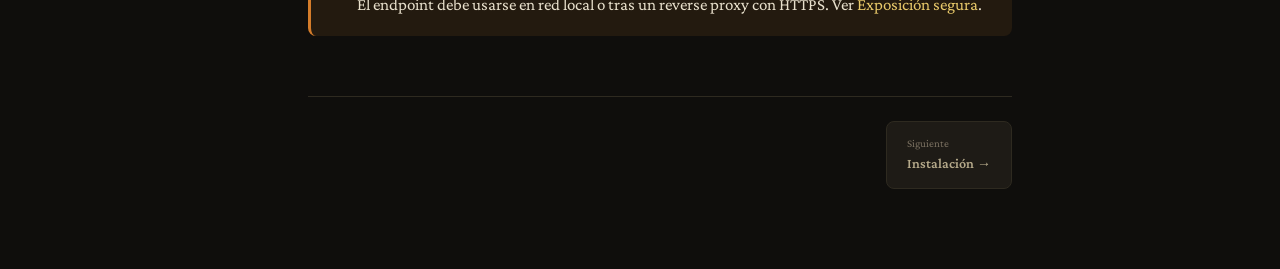
<file: wiki/axinmobileserverbridge.html>
<!DOCTYPE html>
<html lang="es">
<head>
<meta charset="UTF-8">
<meta name="viewport" content="width=device-width, initial-scale=1.0">
<title>AXINServerBridge — Documentación</title>
<link rel="stylesheet" href="assets/wiki.css">
</head>
<body>

<header id="header">
  <a class="logo" href="index.html" title="Wikis AXIN">
    <div class="logo-icon">A</div>
    <div><div class="logo-text">AXIN</div><div class="logo-sub">Wikis</div></div>
  </a>
  <nav class="mod-switcher" aria-label="Wikis de mods AXIN">
    <a class="mod-pill" href="index.html"><span class="mod-pill-dot"></span>AxinMenuGui</a>
    <a class="mod-pill active" href="axinmobileserverbridge.html"><span class="mod-pill-dot"></span>AXINServerBridge</a>
  </nav>
  <div class="header-search">
    <span style="color:var(--stone);font-size:13px">🔍</span>
    <input type="text" placeholder="Buscar en la documentación..." id="searchInput" onkeyup="handleSearch(event)">
    <span class="search-hint">Ctrl K</span>
  </div>
  <div class="header-badge">Bridge · Mobile Admin</div>
</header>

<div id="layout">
<nav id="sidebar">
  <div class="nav-home"><a href="#" onclick="showPage('home')"><span>🏠</span> Inicio</a></div>

  <div class="nav-section">
    <div class="nav-section-title">⚙ Comenzar</div>
    <a class="nav-link" onclick="showPage('quickstart')"><span class="nav-icon">🚀</span> Instalación</a>
    <a class="nav-link" onclick="showPage('config')"><span class="nav-icon">⚙</span> Configuración</a>
    <a class="nav-link" onclick="showPage('commands')"><span class="nav-icon">📋</span> Comandos /ams</a>
  </div>

  <div class="nav-section">
    <div class="nav-section-title">📱 Dashboard web</div>
    <a class="nav-link" onclick="showPage('connect')"><span class="nav-icon">🔌</span> Conexión y login</a>
    <a class="nav-link" onclick="showPage('chat')"><span class="nav-icon">💬</span> Pestaña Chat</a>
    <a class="nav-link" onclick="showPage('admin')"><span class="nav-icon">🛡</span> Pestaña Admin</a>
    <a class="nav-link" onclick="showPage('shop')"><span class="nav-icon">🏪</span> Pestaña Tienda</a>
  </div>

  <div class="nav-section">
    <div class="nav-section-title">🔐 Seguridad</div>
    <a class="nav-link" onclick="showPage('sessions')"><span class="nav-icon">🎟</span> Sesiones y auth</a>
    <a class="nav-link" onclick="showPage('deployment')"><span class="nav-icon">🌐</span> Exposición segura</a>
  </div>

  <div class="nav-section">
    <div class="nav-section-title">🔗 Integración</div>
    <a class="nav-link" onclick="showPage('market-bridge')"><span class="nav-icon">🏪</span> Mercado (AxinMenuGui)</a>
  </div>

  <div class="nav-section">
    <div class="nav-section-title">📖 Recursos</div>
    <a class="nav-link" onclick="showPage('resources')"><span class="nav-icon">📦</span> Enlaces y capturas</a>
    <a class="nav-link" onclick="showPage('roadmap')"><span class="nav-icon">🗺</span> Roadmap</a>
  </div>
</nav>

<div id="content-wrap">
<main id="content">

<!-- ═══════════════ HOME ═══════════════ -->
<div class="page active" id="page-home">
  <div class="breadcrumb">AXINServerBridge</div>
  <h1><span class="h1-icon">📱</span> AXINServerBridge</h1>
  <p class="page-subtitle">Dashboard admin móvil para servidores Vintage Story — consulta y actúa desde cualquier navegador, sin abrir el juego.</p>

  <p><strong>AXINServerBridge</strong> (también llamado <em>AXIN Mobile Server Bridge</em>) expone un endpoint HTTP dentro del servidor de Vintage Story y sirve una PWA instalable como dashboard. El producto es el dashboard; el mod es la plumería.</p>

  <p>Pertenece a la familia de mods <strong>AXIN</strong> y se integra con <a href="index.html">AxinMenuGui</a> cuando ambos están instalados (p.ej. para la pestaña Tienda).</p>

  <div class="feat-grid">
    <div class="feat-card"><div class="feat-card-icon">🔌</div><div class="feat-card-title">Endpoint HTTP</div><div class="feat-card-desc">El mod expone un puerto con JSON del estado del servidor y acciones admin. API key y rate-limit configurables.</div></div>
    <div class="feat-card"><div class="feat-card-icon">📱</div><div class="feat-card-title">PWA instalable</div><div class="feat-card-desc">Dashboard en HTML/JS que se instala como app en Android/iOS/desktop. Funciona offline entre pollings.</div></div>
    <div class="feat-card"><div class="feat-card-icon">🎟</div><div class="feat-card-title">Sesión vinculada ingame</div><div class="feat-card-desc">Código de vinculación generado desde el juego. Tokens con TTL de inactividad y rehidratación tras reinicio.</div></div>
    <div class="feat-card"><div class="feat-card-icon">🔐</div><div class="feat-card-title">Password opt-in</div><div class="feat-card-desc">PBKDF2-SHA256 para cuentas con contraseña. Sin fricción por defecto; el admin decide.</div></div>
    <div class="feat-card"><div class="feat-card-icon">💬</div><div class="feat-card-title">Chat remoto</div><div class="feat-card-desc">Lee el chat del servidor y envía mensajes desde el móvil bajo tu identidad vinculada.</div></div>
    <div class="feat-card"><div class="feat-card-icon">🛡</div><div class="feat-card-title">Acciones admin</div><div class="feat-card-desc">Kick con motivo visible al jugador, mensajería operativa, métricas básicas del servidor.</div></div>
    <div class="feat-card"><div class="feat-card-icon">🏪</div><div class="feat-card-title">Mercado integrado</div><div class="feat-card-desc">Pestaña Tienda que opera sobre el MarketStore vivo de AxinMenuGui sin tocar JSON a espaldas del mod.</div></div>
    <div class="feat-card"><div class="feat-card-icon">♻</div><div class="feat-card-title">/ams reload en caliente</div><div class="feat-card-desc">Recarga la configuración del bridge en runtime sin cortar las sesiones abiertas.</div></div>
  </div>

  <hr>

  <h2>📋 Requisitos</h2>
  <div class="table-wrap"><table>
    <tr><th>Requisito</th><th>Valor</th></tr>
    <tr><td>VintageStory</td><td>1.21.x+</td></tr>
    <tr><td>Tipo de mod</td><td>Solo servidor (mod C# server-side)</td></tr>
    <tr><td>Cliente móvil/web</td><td>Cualquier navegador moderno (PWA)</td></tr>
    <tr><td>Dependencias duras</td><td>Ninguna</td></tr>
    <tr><td>Integraciones opcionales</td><td><code>AxinMenuGui</code> (pestaña Tienda)</td></tr>
  </table></div>

  <div class="callout warn"><span class="callout-icon">⚠</span><div class="callout-body"><strong>No exponer a Internet sin TLS</strong><p>El endpoint debe usarse en red local o tras un reverse proxy con HTTPS. Ver <a href="#" onclick="showPage('deployment')">Exposición segura</a>.</p></div></div>

  <div class="page-nav">
    <div></div>
    <a class="page-nav-btn" onclick="showPage('quickstart')"><div><span class="direction">Siguiente</span><span class="label">Instalación →</span></div></a>
  </div>
</div>

<!-- ═══════════════ QUICKSTART ═══════════════ -->
<div class="page" id="page-quickstart">
  <div class="breadcrumb">⚙ COMENZAR <span class="sep">›</span> Instalación</div>
  <h1><span class="h1-icon">🚀</span> Instalación</h1>
  <p class="page-subtitle">Cuatro pasos: compilar/desplegar el mod, generar una API key, configurar el puerto y abrir el dashboard.</p>

  <h2>1. Desplegar el mod</h2>
  <p>Copia el ZIP compilado (<code>AxinServerBridge-x.y.z.zip</code> o <code>AXINMobileServerBridge_v0.x.x.zip</code>) en la carpeta <code>Mods/</code> del servidor y reinicia.</p>

  <div class="callout info"><span class="callout-icon">ℹ</span><div class="callout-body"><strong>Verificar despliegue real</strong><p>No asumas que un build fue desplegado sólo porque el script diga <em>BUILD COMPLETADO</em>. Comprueba tamaño y fecha del DLL efectivamente copiado en <code>VintagestoryData/Mods/AXINMobileServerBridge/AxinServerBridge.dll</code>.</p></div></div>

  <h2>2. Generar API key</h2>
  <pre><code><span class="cmt"># Windows</span>
scripts\gen-apikey.cmd

<span class="cmt"># Linux / macOS</span>
openssl rand -hex 32</code></pre>

  <h2>3. Configurar</h2>
  <p>Editar <code>ModConfig/axinbridge.json</code>:</p>
  <pre><span class="pre-label">axinbridge.json</span><code>{
  <span class="key">"port"</span>: <span class="num">42421</span>,
  <span class="key">"listenAddress"</span>: <span class="str">"+"</span>,
  <span class="key">"apiKey"</span>: <span class="str">"TU_API_KEY_GENERADA"</span>,
  <span class="key">"rateLimitPerMinute"</span>: <span class="num">30</span>,
  <span class="key">"AccountsAllowPassword"</span>: <span class="kw">false</span>,
  <span class="key">"SessionMaxInactiveDays"</span>: <span class="num">30</span>
}</code></pre>

  <p>Reinicia el servidor. En los logs debe aparecer:</p>
  <pre><code>[AxinBridge] Listening on http://+:42421/
[AxinBridge] ready.</code></pre>

  <h2>4. Abrir el dashboard</h2>
  <p>Sirve la carpeta <code>dashboard/</code> por HTTP (localmente, por GitHub Pages, o tras un reverse proxy) y abre la URL en el navegador.</p>
  <ol>
    <li>Introduce la URL del bridge: <code>http://[ip-servidor]:42421</code>.</li>
    <li>Introduce la API key.</li>
    <li>Vincula sesión con el código que genera el comando ingame.</li>
    <li>Añade a pantalla de inicio (Chrome Android → menú → <em>Añadir a pantalla inicio</em>).</li>
  </ol>

  <p class="shot-caption">Página de conexión del dashboard:</p>
  <img class="shot" src="Imagenes/AXINMobileServerBridgeImages/PAgina conexion.png" alt="Pantalla de conexión del dashboard">

  <div class="page-nav">
    <a class="page-nav-btn" onclick="showPage('home')"><div><span class="direction">Anterior</span><span class="label">← Inicio</span></div></a>
    <a class="page-nav-btn" onclick="showPage('config')"><div><span class="direction">Siguiente</span><span class="label">Configuración →</span></div></a>
  </div>
</div>

<!-- ═══════════════ CONFIG ═══════════════ -->
<div class="page" id="page-config">
  <div class="breadcrumb">⚙ COMENZAR <span class="sep">›</span> Configuración</div>
  <h1><span class="h1-icon">⚙</span> Configuración</h1>
  <p class="page-subtitle">Campos relevantes de <code>axinbridge.json</code> y cómo recargarlos en caliente.</p>

  <h2>📋 Campos</h2>
  <div class="table-wrap"><table>
    <tr><th>Campo</th><th>Tipo</th><th>Descripción</th></tr>
    <tr><td><code>port</code></td><td>int</td><td>Puerto de escucha del endpoint HTTP del bridge. Default <code>42421</code>.</td></tr>
    <tr><td><code>listenAddress</code></td><td>string</td><td>Interfaz de escucha. <code>"+"</code> = todas; <code>"127.0.0.1"</code> = solo local.</td></tr>
    <tr><td><code>apiKey</code></td><td>string</td><td>Clave compartida entre dashboard y bridge. Mínimo 32 chars aleatorios.</td></tr>
    <tr><td><code>rateLimitPerMinute</code></td><td>int</td><td>Tope de peticiones por IP y minuto. Protege contra abusos antes de login.</td></tr>
    <tr><td><code>AccountsAllowPassword</code></td><td>bool</td><td>Habilita login por contraseña (PBKDF2). <code>false</code> = solo vinculación ingame.</td></tr>
    <tr><td><code>SessionMaxInactiveDays</code></td><td>int</td><td>TTL de inactividad de una sesión persistida. Default <code>30</code>.</td></tr>
  </table></div>

  <h2>♻ Recarga en caliente</h2>
  <p>Usa <code>/ams reload</code> ingame. La config se relee de disco y se aplica sobre la instancia viva sin romper sesiones activas.</p>

  <div class="callout tip"><span class="callout-icon">💡</span><div class="callout-body"><strong>Reload ≠ reemplazar referencia</strong><p>El bridge actualiza los campos mutables sobre el objeto compartido. No sustituye la instancia, para que <code>HttpBridgeServer</code> y <code>SessionManager</code> no queden leyendo una config antigua.</p></div></div>

  <div class="page-nav">
    <a class="page-nav-btn" onclick="showPage('quickstart')"><div><span class="direction">Anterior</span><span class="label">← Instalación</span></div></a>
    <a class="page-nav-btn" onclick="showPage('commands')"><div><span class="direction">Siguiente</span><span class="label">Comandos →</span></div></a>
  </div>
</div>

<!-- ═══════════════ COMMANDS ═══════════════ -->
<div class="page" id="page-commands">
  <div class="breadcrumb">⚙ COMENZAR <span class="sep">›</span> Comandos /ams</div>
  <h1><span class="h1-icon">📋</span> Comandos <code>/ams</code></h1>
  <p class="page-subtitle">Comandos ingame del AXINServerBridge. Registrados en la fase <code>ModsAndConfigReady</code>.</p>

  <h2>📐 Sintaxis general</h2>
  <p>El comando raíz es <code>/ams</code>. Los subcomandos con argumentos libres usan <code>PopWord()</code> + <code>PopAll()</code> en vez de <code>WithArgs</code> para admitir texto variable.</p>

  <h2>🔧 Subcomandos</h2>
  <div class="table-wrap"><table>
    <tr><th>Comando</th><th>Descripción</th></tr>
    <tr><td><code>/ams link</code></td><td>Genera un código de vinculación de sesión para este jugador. Cópialo en el dashboard.</td></tr>
    <tr><td><code>/ams reload</code></td><td>Recarga <code>axinbridge.json</code> en caliente sobre la instancia viva.</td></tr>
    <tr><td><code>/ams web info &lt;action&gt; [args…]</code></td><td>Gestiona la sección <em>Info</em> del dashboard (listar/añadir/borrar).</td></tr>
    <tr><td><code>/ams web evento &lt;action&gt; [args…]</code></td><td>Gestiona eventos anunciados en la UI del dashboard.</td></tr>
  </table></div>

  <div class="callout info"><span class="callout-icon">ℹ</span><div class="callout-body"><strong>Formato <code>add &lt;sección&gt; &lt;texto libre&gt; [| url]</code></strong><p>Al añadir entradas de texto con URL opcional, el separador es <code>|</code>. El handler divide manualmente tras <code>PopAll()</code>.</p></div></div>

  <h2>🚫 Errores y respuesta al jugador</h2>
  <p>Los comandos responden directamente con <code>player.SendMessage(...)</code>. Los errores runtime de servicios (p.ej. <code>market_query_failed</code>) se loguean con tipo+mensaje+stack, no se colapsan en un <code>internal_error</code> genérico.</p>

  <div class="page-nav">
    <a class="page-nav-btn" onclick="showPage('config')"><div><span class="direction">Anterior</span><span class="label">← Configuración</span></div></a>
    <a class="page-nav-btn" onclick="showPage('connect')"><div><span class="direction">Siguiente</span><span class="label">Conexión y login →</span></div></a>
  </div>
</div>

<!-- ═══════════════ CONNECT ═══════════════ -->
<div class="page" id="page-connect">
  <div class="breadcrumb">📱 DASHBOARD <span class="sep">›</span> Conexión y login</div>
  <h1><span class="h1-icon">🔌</span> Conexión y login</h1>
  <p class="page-subtitle">Dos capas: API key para hablar con el bridge, y sesión para actuar como un jugador concreto.</p>

  <h2>🔑 API key</h2>
  <p>La API key autentica al dashboard frente al bridge. Se guarda en <code>localStorage</code> del navegador y se envía en cada request. No identifica al jugador; solo da acceso al servicio.</p>

  <h2>🎟 Vinculación de sesión</h2>
  <ol>
    <li>En el juego, ejecuta <code>/ams link</code>. Recibes un código corto.</li>
    <li>En el dashboard, introduce el código en el formulario de vinculación.</li>
    <li>El bridge guarda el token de sesión en <code>AuthStore.sessions.json</code> con TTL de inactividad.</li>
    <li>Al arrancar, <code>SessionManager.Rehydrate()</code> recupera esos tokens del disco.</li>
  </ol>

  <h2>🔒 Login por contraseña (opcional)</h2>
  <p>Si <code>AccountsAllowPassword=true</code>, el dashboard expone <code>POST /auth/login</code>:</p>
  <ul>
    <li>PBKDF2-SHA256, 100.000 iteraciones, salt 16B, comparación <code>FixedTimeEquals</code>.</li>
    <li>Rate-limit por IP: 3 fallos = 30 s, 5 = 5 min.</li>
  </ul>

  <div class="callout danger"><span class="callout-icon">⚠</span><div class="callout-body"><strong>localStorage no es autoridad</strong><p>La UI debe validar la sesión con <code>/auth/me</code> al arrancar y antes de acciones sensibles. Si el backend responde <code>invalid_session</code>, limpia <code>localStorage</code> — no degrades silenciosamente a identidad externa.</p></div></div>

  <div class="page-nav">
    <a class="page-nav-btn" onclick="showPage('commands')"><div><span class="direction">Anterior</span><span class="label">← Comandos</span></div></a>
    <a class="page-nav-btn" onclick="showPage('chat')"><div><span class="direction">Siguiente</span><span class="label">Pestaña Chat →</span></div></a>
  </div>
</div>

<!-- ═══════════════ CHAT ═══════════════ -->
<div class="page" id="page-chat">
  <div class="breadcrumb">📱 DASHBOARD <span class="sep">›</span> Pestaña Chat</div>
  <h1><span class="h1-icon">💬</span> Pestaña Chat</h1>
  <p class="page-subtitle">Lee el chat del servidor en tiempo casi-real y envía mensajes bajo tu identidad vinculada.</p>

  <h2>📖 Lectura</h2>
  <p>El dashboard hace polling al endpoint de chat. El backend sirve una ventana deslizante de mensajes recientes, filtrando ruido interno.</p>

  <h2>✍ Envío</h2>
  <p>Si la sesión está vinculada, los mensajes salen como el jugador real (p.ej. <code>elYandrack</code>). Sin vinculación válida, la identidad degrada a externa (<code>Externo-AxinMovil</code>) y las acciones admin quedan denegadas.</p>

  <div class="callout tip"><span class="callout-icon">💡</span><div class="callout-body"><strong>Hidratar identidad desde el backend</strong><p>El badge de usuario (jugador vs externo, rol, permisos) debe venir de <code>/auth/me</code>, no de <code>localStorage</code>. Evita mostrar acciones admin a un token ya caducado.</p></div></div>

  <div class="page-nav">
    <a class="page-nav-btn" onclick="showPage('connect')"><div><span class="direction">Anterior</span><span class="label">← Conexión</span></div></a>
    <a class="page-nav-btn" onclick="showPage('admin')"><div><span class="direction">Siguiente</span><span class="label">Admin →</span></div></a>
  </div>
</div>

<!-- ═══════════════ ADMIN ═══════════════ -->
<div class="page" id="page-admin">
  <div class="breadcrumb">📱 DASHBOARD <span class="sep">›</span> Pestaña Admin</div>
  <h1><span class="h1-icon">🛡</span> Pestaña Admin</h1>
  <p class="page-subtitle">Acciones operativas seguras para administradores vinculados.</p>

  <h2>👢 Kick con motivo</h2>
  <p>Al hacer kick desde el dashboard:</p>
  <ol>
    <li>El bridge envía un <code>SendMessage</code> al jugador con el motivo normalizado.</li>
    <li>Tras un breve retardo por callback, se ejecuta <code>player.Disconnect(reason)</code>.</li>
    <li>Así el jugador ve el motivo personalizado antes de ser desconectado.</li>
  </ol>

  <div class="callout warn"><span class="callout-icon">⚠</span><div class="callout-body"><strong>No confiar solo en <code>Disconnect(reason)</code></strong><p>En RUN real, el motor no siempre renderiza ese motivo al cliente. Enviar primero un mensaje explícito y luego desconectar es el patrón estable.</p></div></div>

  <h2>📣 Mensajería operativa</h2>
  <p>Broadcast corto a todos los jugadores conectados desde la UI del dashboard. Útil para avisos de reinicio, mantenimiento y eventos.</p>

  <h2>📊 Métricas</h2>
  <p>Estado básico del servidor: uptime, jugadores conectados, version, mods cargados. Estas métricas no requieren admin para leer, solo API key y sesión válida (configurable).</p>

  <div class="page-nav">
    <a class="page-nav-btn" onclick="showPage('chat')"><div><span class="direction">Anterior</span><span class="label">← Chat</span></div></a>
    <a class="page-nav-btn" onclick="showPage('shop')"><div><span class="direction">Siguiente</span><span class="label">Tienda →</span></div></a>
  </div>
</div>

<!-- ═══════════════ SHOP ═══════════════ -->
<div class="page" id="page-shop">
  <div class="breadcrumb">📱 DASHBOARD <span class="sep">›</span> Pestaña Tienda</div>
  <h1><span class="h1-icon">🏪</span> Pestaña Tienda</h1>
  <p class="page-subtitle">Interfaz web del <strong>Mercado Global</strong> de <a href="index.html">AxinMenuGui</a>: ver ofertas activas, comprar y consultar tus ventas.</p>

  <h2>🔗 Contrato</h2>
  <p>La tienda web no toca <code>market.json</code> directamente. Depende del mod <code>axinmenugui</code>, resuelve <code>AxinMenuGuiMod</code> con <code>api.ModLoader.GetModSystem&lt;T&gt;()</code> y opera contra <code>MarketStore</code> / <code>BankService</code> vivos en el hilo principal.</p>

  <div class="callout danger"><span class="callout-icon">⚠</span><div class="callout-body"><strong>No escribir <code>market.json</code> a espaldas del MarketStore</strong><p>El MarketStore mantiene el mercado en memoria y solo flushea cuando está dirty. Una escritura externa al JSON quedaría invisible y una operación ingame posterior podría pisarla.</p></div></div>

  <h2>💰 Precio: unidad vs lote</h2>
  <div class="table-wrap"><table>
    <tr><th><code>pricePerUnit</code></th><th>Coste total</th><th>Compras parciales</th></tr>
    <tr><td><code>true</code></td><td><code>price × quantity</code></td><td>Permitidas</td></tr>
    <tr><td><code>false</code></td><td><code>price</code> (sin multiplicar)</td><td>No — lote completo</td></tr>
  </table></div>

  <div class="callout info"><span class="callout-icon">ℹ</span><div class="callout-body"><strong>PriceText en el listado</strong><p>El texto del precio en el listado siempre formatea <code>price[]</code> con multiplicador 1. La multiplicación por cantidad solo se aplica al calcular el coste total en checkout.</p></div></div>

  <h2>🧯 Errores de dominio</h2>
  <p>Los fallos del servicio salen como errores específicos con log de alta señal:</p>
  <ul>
    <li><code>market_query_failed</code> — fallo al enumerar ofertas.</li>
    <li><code>market_main_thread_timeout</code> — la consulta no volvió al hilo principal a tiempo.</li>
  </ul>
  <p>Nunca se degradan a <code>internal_error</code> HTTP genérico.</p>

  <div class="page-nav">
    <a class="page-nav-btn" onclick="showPage('admin')"><div><span class="direction">Anterior</span><span class="label">← Admin</span></div></a>
    <a class="page-nav-btn" onclick="showPage('sessions')"><div><span class="direction">Siguiente</span><span class="label">Sesiones →</span></div></a>
  </div>
</div>

<!-- ═══════════════ SESSIONS ═══════════════ -->
<div class="page" id="page-sessions">
  <div class="breadcrumb">🔐 SEGURIDAD <span class="sep">›</span> Sesiones y auth</div>
  <h1><span class="h1-icon">🎟</span> Sesiones y autenticación</h1>
  <p class="page-subtitle">Dos capas separadas: persistir tokens (siempre) y permitir contraseña (opt-in).</p>

  <h2>📚 Modelo</h2>
  <ol>
    <li><strong>Tokens persistidos</strong> (<code>AuthStore.sessions.json</code>): sobreviven a reinicios del servidor. TTL de inactividad = <code>SessionMaxInactiveDays</code> (default 30 días).</li>
    <li><strong>Password opt-in</strong>: habilitado por <code>AccountsAllowPassword</code>. Permite re-auth sin volver al juego.</li>
  </ol>

  <div class="callout tip"><span class="callout-icon">💡</span><div class="callout-body"><strong>Separar "persistencia de estado" de "persistencia de identidad"</strong><p>Persistir el token es barato y cubre la UX de "no me desloguees al reiniciar". Añadir contraseña es otra capa, opt-in por admin.</p></div></div>

  <h2>🔁 Rehidratación</h2>
  <p>Al arrancar el bridge, <code>SessionManager.Rehydrate()</code> carga <code>sessions.json</code>, descarta sesiones vencidas y repuebla el diccionario en memoria.</p>

  <h2>🔒 Password</h2>
  <ul>
    <li>Hash: PBKDF2-SHA256, 100.000 iteraciones, salt 16B aleatorio.</li>
    <li>Comparación en tiempo constante (<code>FixedTimeEquals</code>).</li>
    <li>Rate-limit por IP: 3 fallos = 30 s, 5 = 5 min.</li>
  </ul>

  <div class="page-nav">
    <a class="page-nav-btn" onclick="showPage('shop')"><div><span class="direction">Anterior</span><span class="label">← Tienda</span></div></a>
    <a class="page-nav-btn" onclick="showPage('deployment')"><div><span class="direction">Siguiente</span><span class="label">Exposición segura →</span></div></a>
  </div>
</div>

<!-- ═══════════════ DEPLOYMENT ═══════════════ -->
<div class="page" id="page-deployment">
  <div class="breadcrumb">🔐 SEGURIDAD <span class="sep">›</span> Exposición segura</div>
  <h1><span class="h1-icon">🌐</span> Exposición segura</h1>
  <p class="page-subtitle">Cómo exponer el bridge a Internet sin romper la seguridad.</p>

  <h2>🚫 Qué no hacer</h2>
  <ul>
    <li>Publicar directamente <code>http://ip:42421</code> a Internet.</li>
    <li>Dejar <code>apiKey</code> vacía o derivada de texto corto.</li>
    <li>Compartir la API key en canales no cifrados.</li>
  </ul>

  <h2>✅ Qué hacer</h2>
  <ul>
    <li>Red local o VPN para acceso personal.</li>
    <li>Reverse proxy con TLS (Caddy, nginx, Traefik) delante del bridge.</li>
    <li>Fijar <code>listenAddress</code> a <code>127.0.0.1</code> si hay proxy local — fuerza el tráfico por el proxy.</li>
    <li>Rotar la API key si sospechas fuga.</li>
  </ul>

  <div class="callout info"><span class="callout-icon">ℹ</span><div class="callout-body"><strong>HTTPS nativo</strong><p>Roadmap: soporte HTTPS embebido con Caddy en versiones posteriores. Hasta entonces, proxy externo es la vía oficial.</p></div></div>

  <div class="page-nav">
    <a class="page-nav-btn" onclick="showPage('sessions')"><div><span class="direction">Anterior</span><span class="label">← Sesiones</span></div></a>
    <a class="page-nav-btn" onclick="showPage('market-bridge')"><div><span class="direction">Siguiente</span><span class="label">Mercado →</span></div></a>
  </div>
</div>

<!-- ═══════════════ MARKET BRIDGE ═══════════════ -->
<div class="page" id="page-market-bridge">
  <div class="breadcrumb">🔗 INTEGRACIÓN <span class="sep">›</span> Mercado (AxinMenuGui)</div>
  <h1><span class="h1-icon">🏪</span> Integración con el Mercado</h1>
  <p class="page-subtitle">El AXINServerBridge se apoya en <a href="index.html#" onclick="window.location='index.html';return false;">AxinMenuGui</a> para operar el mercado P2P desde la web.</p>

  <h2>📐 Principio</h2>
  <p>El bridge <strong>no</strong> es dueño del mercado. Actúa como cliente del <code>MarketStore</code> vivo: lee ofertas, prepara transacciones y delega la mutación a la misma API que usa el GUI ingame.</p>

  <h2>🧵 Hilo principal</h2>
  <p>Toda operación sobre el MarketStore se ejecuta en el main thread del servidor (<code>api.Event.EnqueueMainThreadTask</code> / equivalente). Si el salto de hilo se demora demasiado, el bridge devuelve <code>market_main_thread_timeout</code>.</p>

  <h2>💳 Fuentes de pago</h2>
  <p>Cuando el comprador no tiene saldo suficiente en el inventario, el sistema encadena fuentes — cada una cubre solo lo que puede:</p>
  <pre><code>fromInventory = Min(remaining, inventory.CountItem(...))
fromTreasury  = Min(remaining, treasury.CountItem(...))
fromBank      = Min(remaining, bank.CountItem(...))</code></pre>

  <div class="callout warn"><span class="callout-icon">⚠</span><div class="callout-body"><strong>Nunca pasar <code>remaining</code> entero</strong><p>Si pasas el total a una fuente que no tiene suficiente, <code>TakeItem</code> puede devolver <code>false</code> sin tomar nada y la siguiente fuente nunca se consulta.</p></div></div>

  <div class="page-nav">
    <a class="page-nav-btn" onclick="showPage('deployment')"><div><span class="direction">Anterior</span><span class="label">← Exposición</span></div></a>
    <a class="page-nav-btn" onclick="showPage('resources')"><div><span class="direction">Siguiente</span><span class="label">Recursos →</span></div></a>
  </div>
</div>

<!-- ═══════════════ RESOURCES ═══════════════ -->
<div class="page" id="page-resources">
  <div class="breadcrumb">📖 RECURSOS <span class="sep">›</span> Enlaces y capturas</div>
  <h1><span class="h1-icon">📦</span> Enlaces y capturas</h1>
  <p class="page-subtitle">Atajos al propio dashboard (configurados en tu instalación) y capturas de referencia.</p>

  <h2>🔗 Atajos del dashboard</h2>
  <p>En <code>wiki/Imagenes/AXINMobileServerBridgeImages/</code> se incluyen accesos directos <code>.url</code> a las vistas reales del dashboard desplegado. Apuntan al servidor concreto — ábrelos desde el explorador, no desde la web:</p>
  <div class="table-wrap"><table>
    <tr><th>Archivo</th><th>Vista</th></tr>
    <tr><td><code>pagina princial.url</code></td><td>Landing del dashboard.</td></tr>
    <tr><td><code>chat.url</code></td><td>Pestaña de chat remoto.</td></tr>
    <tr><td><code>admin.url</code></td><td>Pestaña admin (kick, broadcast, métricas).</td></tr>
    <tr><td><code>Tienda online.url</code></td><td>Pestaña Tienda (mercado integrado con AxinMenuGui).</td></tr>
    <tr><td><code>tienda in game.url</code></td><td>Enlace a la vista ingame equivalente.</td></tr>
  </table></div>

  <h2>🖼 Capturas</h2>
  <img class="shot" src="Imagenes/AXINMobileServerBridgeImages/PAgina conexion.png" alt="Página de conexión del dashboard">
  <p class="shot-caption">Pantalla de conexión — introducir URL, API key y vincular sesión.</p>

  <div class="callout info"><span class="callout-icon">ℹ</span><div class="callout-body"><strong>Añadir más capturas</strong><p>Coloca nuevas imágenes en <code>wiki/Imagenes/AXINMobileServerBridgeImages/</code> y referencíalas aquí con <code>&lt;img class="shot" src="..."&gt;</code> + <code>&lt;p class="shot-caption"&gt;</code>. No se requieren cambios de CSS.</p></div></div>

  <div class="page-nav">
    <a class="page-nav-btn" onclick="showPage('market-bridge')"><div><span class="direction">Anterior</span><span class="label">← Mercado</span></div></a>
    <a class="page-nav-btn" onclick="showPage('roadmap')"><div><span class="direction">Siguiente</span><span class="label">Roadmap →</span></div></a>
  </div>
</div>

<!-- ═══════════════ ROADMAP ═══════════════ -->
<div class="page" id="page-roadmap">
  <div class="breadcrumb">📖 RECURSOS <span class="sep">›</span> Roadmap</div>
  <h1><span class="h1-icon">🗺</span> Roadmap</h1>
  <p class="page-subtitle">Hitos previstos. Orden aproximado, sujeto a prioridades operativas.</p>

  <div class="phase-list">
    <div class="phase-item">
      <div class="phase-num">1</div>
      <div class="phase-body">
        <div class="phase-title">Dashboard estable con pestañas Chat / Admin / Tienda</div>
        <div class="phase-desc">Vinculación ingame, polling de chat, kick con motivo y mercado integrado funcionando de forma fiable.</div>
      </div>
    </div>
    <div class="phase-item">
      <div class="phase-num">2</div>
      <div class="phase-body">
        <div class="phase-title">HTTPS embebido (Caddy)</div>
        <div class="phase-desc">Opción nativa de TLS para eliminar la obligación de un reverse proxy externo.</div>
      </div>
    </div>
    <div class="phase-item">
      <div class="phase-num">3</div>
      <div class="phase-body">
        <div class="phase-title">Landing AXIN común</div>
        <div class="phase-desc">Una <code>home.html</code> compartida con selector de wiki por mod. Esta wiki ya queda preparada vía <code>assets/wiki.css</code> y el mod-switcher en la cabecera.</div>
      </div>
    </div>
    <div class="phase-item">
      <div class="phase-num">4</div>
      <div class="phase-body">
        <div class="phase-title">Más acciones admin</div>
        <div class="phase-desc">Ban temporal, teleport admin, inspector de inventario, whitelist desde la web.</div>
      </div>
    </div>
  </div>

  <div class="page-nav">
    <a class="page-nav-btn" onclick="showPage('resources')"><div><span class="direction">Anterior</span><span class="label">← Recursos</span></div></a>
    <div></div>
  </div>
</div>

</main>

<aside id="toc">
  <div class="toc-title">En esta página</div>
  <div id="toc-links"></div>
</aside>
</div>
</div>

<script>window.WIKI_DEFAULT_PAGE = "home";</script>
<script src="assets/wiki.js"></script>
</body>
</html>
</file>
<file: docs/assets/wiki.css>
@import url('https://fonts.googleapis.com/css2?family=JetBrains+Mono:wght@400;600&family=Cinzel:wght@600;700&family=Crimson+Pro:ital,wght@0,300;0,400;0,600;1,300;1,400&display=swap');

:root {
  --bg:#0f0e0c;--bg2:#161410;--bg3:#1e1b16;--bg4:#252118;
  --border:#2e2a20;--border2:#3a3528;
  --gold:#c9a84c;--gold2:#e8c96a;--gold3:#f5e199;
  --amber:#d47c2a;--stone:#8a7f6a;--stone2:#b5a98a;
  --text:#e8e0cc;--text2:#b5a98a;--text3:#7a7060;
  --green:#6aab6a;--red:#c96a6a;--blue:#6a9ec9;--purple:#9a6ac9;--teal:#5db8b4;--teal2:#9ad9d2;
  --sidebar-w:260px;--toc-w:220px;--header-h:52px;
}
*,*::before,*::after{box-sizing:border-box;margin:0;padding:0}
html{scroll-behavior:smooth}
body{font-family:'Crimson Pro',Georgia,serif;font-size:17px;line-height:1.7;background:var(--bg);color:var(--text);display:flex;flex-direction:column;min-height:100vh}
#header{position:fixed;top:0;left:0;right:0;height:var(--header-h);background:var(--bg2);border-bottom:1px solid var(--border);display:flex;align-items:center;gap:14px;padding:0 18px;z-index:100}
.logo{display:flex;align-items:center;gap:10px;text-decoration:none;flex-shrink:0}
.logo-icon{width:30px;height:30px;background:linear-gradient(135deg,var(--gold),var(--amber));border-radius:6px;display:flex;align-items:center;justify-content:center;font-size:14px}
.logo-text{font-family:'Cinzel',serif;font-size:14px;color:var(--gold2);letter-spacing:.04em}
.logo-sub{font-size:10px;color:var(--stone);font-family:'JetBrains Mono',monospace;margin-top:-2px}

/* Mod switcher — cabecera compartida para wikis AXIN */
.mod-switcher{display:flex;align-items:center;gap:4px;flex-shrink:1;min-width:0;overflow-x:auto;scrollbar-width:none;padding-left:4px;border-left:1px solid var(--border);margin-left:2px}
.mod-switcher::-webkit-scrollbar{display:none}
.mod-pill{font-family:'Cinzel',serif;font-size:13px;color:var(--text2);text-decoration:none;padding:6px 12px;border-radius:6px;border:1px solid transparent;transition:all .15s;letter-spacing:.02em;white-space:nowrap;line-height:1}
.mod-pill:hover{color:var(--gold2);background:var(--bg3);border-color:var(--border);text-decoration:none}
.mod-pill.active{color:var(--gold2);background:rgba(201,168,76,.08);border-color:var(--gold)}
.mod-pill .mod-pill-dot{display:inline-block;width:6px;height:6px;border-radius:50%;background:var(--stone);margin-right:6px;vertical-align:middle}
.mod-pill.active .mod-pill-dot{background:var(--gold2);box-shadow:0 0 6px rgba(232,201,106,.55)}

.header-search{flex:1;max-width:340px;display:flex;align-items:center;gap:8px;background:var(--bg3);border:1px solid var(--border);border-radius:6px;padding:6px 12px;cursor:text;min-width:140px}
.header-search input{background:none;border:none;outline:none;color:var(--text2);font-family:'Crimson Pro',serif;font-size:15px;width:100%}
.header-search input::placeholder{color:var(--text3)}
.search-hint{font-family:'JetBrains Mono',monospace;font-size:10px;color:var(--text3);border:1px solid var(--border2);border-radius:3px;padding:1px 5px;flex-shrink:0}
.header-badge{margin-left:auto;font-family:'JetBrains Mono',monospace;font-size:10px;color:var(--stone);background:var(--bg3);border:1px solid var(--border);border-radius:4px;padding:3px 8px;flex-shrink:0}
#layout{display:flex;margin-top:var(--header-h);min-height:calc(100vh - var(--header-h))}
#sidebar{width:var(--sidebar-w);flex-shrink:0;position:fixed;top:var(--header-h);bottom:0;left:0;overflow-y:auto;background:var(--bg2);border-right:1px solid var(--border);padding:20px 0 40px;scrollbar-width:thin;scrollbar-color:var(--border2) transparent}
#sidebar::-webkit-scrollbar{width:4px}
#sidebar::-webkit-scrollbar-thumb{background:var(--border2);border-radius:2px}
.nav-section{margin-bottom:6px}
.nav-section-title{font-family:'JetBrains Mono',monospace;font-size:10px;font-weight:600;color:var(--stone);letter-spacing:.12em;text-transform:uppercase;padding:12px 20px 4px;display:flex;align-items:center;gap:6px}
.nav-section-title::before{content:'';width:12px;height:1px;background:var(--border2)}
.nav-link{display:flex;align-items:center;gap:8px;padding:6px 20px;color:var(--text2);text-decoration:none;font-size:14.5px;border-left:2px solid transparent;transition:all .15s;cursor:pointer}
.nav-link:hover{color:var(--text);background:var(--bg3)}
.nav-link.active{color:var(--gold2);background:rgba(201,168,76,.08);border-left-color:var(--gold)}
.nav-link .nav-icon{font-size:13px;flex-shrink:0;width:16px;text-align:center}
.nav-home{padding:8px 20px 14px;border-bottom:1px solid var(--border);margin-bottom:8px}
.nav-home a{display:flex;align-items:center;gap:8px;color:var(--text2);text-decoration:none;font-size:14.5px;padding:6px 0}
.nav-home a:hover{color:var(--gold2)}
#content-wrap{margin-left:var(--sidebar-w);flex:1;display:flex;justify-content:center}
#content{flex:1;max-width:820px;padding:48px 48px 80px;min-width:0}
body.gen-mode #header{display:none}
body.gen-mode #toc{display:none}
body.gen-mode #layout{margin-top:0;min-height:100vh}
body.gen-mode #sidebar{top:0}
body.gen-mode #content-wrap{align-items:stretch}
body.gen-mode #content{max-width:100%;padding:0;display:flex;flex-direction:column}
body.gen-mode #page-generator{flex:1;display:flex !important;flex-direction:column}
body.gen-mode #gen-frame{flex:1;width:100%;border:none;display:block}
#toc{width:var(--toc-w);flex-shrink:0;position:sticky;top:calc(var(--header-h) + 24px);align-self:flex-start;padding:0 0 0 24px;margin-top:48px}
.toc-title{font-family:'JetBrains Mono',monospace;font-size:10px;color:var(--stone);letter-spacing:.1em;text-transform:uppercase;margin-bottom:10px}
.toc-item{display:block;font-size:13px;color:var(--text3);text-decoration:none;padding:3px 0 3px 10px;border-left:1px solid var(--border);transition:all .15s;line-height:1.4}
.toc-item:hover{color:var(--gold2);border-left-color:var(--gold)}
.page{display:none}
.page.active{display:block}
.breadcrumb{font-family:'JetBrains Mono',monospace;font-size:10px;color:var(--stone);letter-spacing:.08em;text-transform:uppercase;margin-bottom:20px;display:flex;align-items:center;gap:6px}
.breadcrumb .sep{color:var(--border2)}
h1{font-family:'Cinzel',serif;font-size:32px;font-weight:700;color:var(--gold2);line-height:1.2;margin-bottom:8px;display:flex;align-items:center;gap:12px}
h1 .h1-icon{font-size:28px}
.page-subtitle{font-style:italic;color:var(--stone2);font-size:16px;margin-bottom:32px;padding-bottom:24px;border-bottom:1px solid var(--border)}
h2{font-family:'Cinzel',serif;font-size:20px;font-weight:600;color:var(--text);margin:40px 0 16px;padding-bottom:8px;border-bottom:1px solid var(--border);display:flex;align-items:center;gap:8px}
h3{font-family:'Crimson Pro',serif;font-size:17px;font-weight:600;color:var(--text);margin:28px 0 12px}
h4{font-family:'JetBrains Mono',monospace;font-size:13px;font-weight:600;color:var(--gold);margin:20px 0 8px;letter-spacing:.04em}
p{margin-bottom:16px;color:var(--text)}
p:last-child{margin-bottom:0}
a{color:var(--gold2);text-decoration:none}
a:hover{text-decoration:underline}
ul,ol{margin:0 0 16px 20px}
li{margin-bottom:4px}
strong{color:var(--text);font-weight:600}
em{color:var(--stone2)}
code{font-family:'JetBrains Mono',monospace;font-size:13px;background:var(--bg3);border:1px solid var(--border);border-radius:4px;padding:1px 6px;color:var(--gold3)}
pre{background:var(--bg3);border:1px solid var(--border);border-radius:8px;padding:20px;overflow-x:auto;margin:16px 0 24px;position:relative}
pre code{background:none;border:none;padding:0;font-size:13px;color:var(--text2);line-height:1.6}
.pre-label{position:absolute;top:8px;right:12px;font-family:'JetBrains Mono',monospace;font-size:10px;color:var(--text3);letter-spacing:.08em}
.kw{color:#c97adb}.str{color:#7ac99a}.num{color:#c9a84c}.cmt{color:var(--stone);font-style:italic}.key{color:#7ab5c9}.val{color:#c9a06a}
.callout{border-radius:8px;padding:16px 20px;margin:20px 0;display:flex;gap:12px;border-left:3px solid}
.callout-icon{flex-shrink:0;font-size:16px;margin-top:1px}
.callout-body{flex:1}
.callout-body p{margin-bottom:8px}
.callout-body p:last-child{margin-bottom:0}
.callout-body strong{display:block;margin-bottom:4px}
.callout.tip{background:rgba(106,171,106,.08);border-color:var(--green)}
.callout.warn{background:rgba(212,124,42,.1);border-color:var(--amber)}
.callout.info{background:rgba(106,158,201,.08);border-color:var(--blue)}
.callout.danger{background:rgba(201,106,106,.08);border-color:var(--red)}
.table-wrap{overflow-x:auto;margin:16px 0 24px}
table{width:100%;border-collapse:collapse;font-size:14.5px}
th{background:var(--bg3);color:var(--stone2);font-family:'JetBrains Mono',monospace;font-size:11px;font-weight:600;letter-spacing:.06em;text-transform:uppercase;padding:10px 14px;text-align:left;border-bottom:2px solid var(--border2)}
td{padding:9px 14px;border-bottom:1px solid var(--border);vertical-align:top}
tr:last-child td{border-bottom:none}
tr:hover td{background:rgba(255,255,255,.02)}
td code{font-size:12px}
.badge{display:inline-block;font-family:'JetBrains Mono',monospace;font-size:10px;font-weight:600;padding:2px 7px;border-radius:3px;letter-spacing:.04em}
.badge-v1{background:rgba(106,171,106,.15);color:var(--green);border:1px solid rgba(106,171,106,.3)}
.badge-v2{background:rgba(106,158,201,.15);color:var(--blue);border:1px solid rgba(106,158,201,.3)}
.badge-v3{background:rgba(154,106,201,.15);color:var(--purple);border:1px solid rgba(154,106,201,.3)}
.badge-wip{background:rgba(212,124,42,.15);color:var(--amber);border:1px solid rgba(212,124,42,.3)}
.badge-done{background:rgba(106,171,106,.15);color:var(--green);border:1px solid rgba(106,171,106,.3)}
.feat-grid{display:grid;grid-template-columns:repeat(auto-fill,minmax(220px,1fr));gap:14px;margin:24px 0}
.feat-card{background:var(--bg3);border:1px solid var(--border);border-radius:10px;padding:18px}
.feat-card-icon{font-size:26px;margin-bottom:10px}
.feat-card-title{font-family:'Cinzel',serif;font-size:14px;color:var(--gold2);margin-bottom:6px}
.feat-card-desc{font-size:14px;color:var(--text2);line-height:1.5}

/* Portal AXIN Mods Vintagestory */
body.portal-page #layout{display:block}
body.portal-page #content-wrap{margin-left:0;display:block}
body.portal-page #content{max-width:1180px;margin:0 auto;padding:42px 28px 56px}
.portal-hero{position:relative;min-height:360px;display:flex;align-items:flex-end;margin:-42px -28px 34px;padding:64px 28px 46px;border-bottom:1px solid var(--border);background:url('../Imagenes/AXINMobileServerBridgeImages/Banner.png') center/cover no-repeat;overflow:hidden}
.portal-hero::before{content:'';position:absolute;inset:0;background:rgba(15,14,12,.76)}
.portal-hero-content{position:relative;max-width:790px}
.portal-kicker{font-family:'JetBrains Mono',monospace;font-size:11px;color:var(--gold);letter-spacing:.12em;text-transform:uppercase;margin-bottom:10px}
.portal-hero h1{font-size:38px;margin-bottom:10px;display:block}
.portal-subtitle{font-style:italic;color:var(--stone2);font-size:19px;margin-bottom:14px}
.game-intro{margin:-12px 0 34px;background:var(--bg3);border:1px solid rgba(201,168,76,.36);border-radius:8px;padding:0;overflow:hidden}
.game-intro summary{display:flex;align-items:center;justify-content:space-between;gap:12px;cursor:pointer;list-style:none;padding:13px 16px;font-family:'Cinzel',serif;font-size:16px;color:var(--gold2)}
.game-intro summary::-webkit-details-marker{display:none}
.game-intro summary::after{content:'+';font-family:'JetBrains Mono',monospace;color:var(--stone);font-size:15px}
.game-intro[open] summary{border-bottom:1px solid var(--border)}
.game-intro[open] summary::after{content:'-'}
.game-intro-content{padding:14px 16px 16px}
.game-intro-content p{font-size:14.5px;color:var(--text2);line-height:1.55;margin-bottom:8px}
.game-intro-content a{font-family:'JetBrains Mono',monospace;font-size:12px}
.portal-section{margin:34px 0 46px}
.section-intro{color:var(--text2);max-width:760px}
.mods-grid{display:grid;grid-template-columns:repeat(auto-fit,minmax(260px,1fr));gap:16px;margin:24px 0 10px}
.mod-card{display:flex;flex-direction:column;background:var(--bg3);border:1px solid var(--border);border-radius:8px;overflow:hidden;min-height:100%;transition:border-color .15s,transform .15s}
.mod-card:hover{border-color:var(--gold);transform:translateY(-2px)}
.mod-card-featured,.mod-card-primary{border-color:rgba(201,168,76,.62);box-shadow:0 0 0 1px rgba(201,168,76,.08),0 14px 34px rgba(0,0,0,.16)}
.mod-card-primary:hover{border-color:var(--gold2);box-shadow:0 0 0 1px rgba(232,201,106,.16),0 16px 38px rgba(0,0,0,.2)}
.mod-card-claims-family{border-color:rgba(93,184,180,.62);box-shadow:0 0 0 1px rgba(93,184,180,.08),0 14px 34px rgba(0,0,0,.16)}
.mod-card-claims-family:hover{border-color:var(--teal2);box-shadow:0 0 0 1px rgba(154,217,210,.14),0 16px 38px rgba(0,0,0,.2)}
.mod-card-claims-core{background:linear-gradient(180deg,rgba(93,184,180,.07),rgba(201,168,76,.04) 48%,var(--bg3))}
.mod-card-media{height:148px;background:var(--bg4);border-bottom:1px solid var(--border);display:flex;align-items:center;justify-content:center;overflow:hidden}
.mod-card-primary .mod-card-media{border-bottom-color:rgba(201,168,76,.28)}
.mod-card-claims-family .mod-card-media{border-bottom-color:rgba(93,184,180,.34)}
.mod-card-media img{width:100%;height:100%;object-fit:cover;display:block}
.mod-card-fallback{font-family:'Cinzel',serif;font-size:30px;color:var(--gold2);letter-spacing:.08em;background:var(--bg4);box-shadow:inset 0 0 0 1px rgba(201,168,76,.16)}
.mod-card-body{display:flex;flex-direction:column;gap:12px;padding:18px;flex:1}
.mod-card-tags{display:flex;flex-wrap:wrap;gap:6px}
.status-pill{display:inline-flex;align-items:center;font-family:'JetBrains Mono',monospace;font-size:10px;line-height:1;padding:5px 7px;border-radius:4px;border:1px solid var(--border2);color:var(--stone2);background:rgba(255,255,255,.03)}
.status-new,.status-wiki{color:var(--green);border-color:rgba(106,171,106,.32);background:rgba(106,171,106,.1)}
.status-server{color:var(--blue);border-color:rgba(106,158,201,.32);background:rgba(106,158,201,.1)}
.status-admin{color:var(--purple);border-color:rgba(154,106,201,.32);background:rgba(154,106,201,.1)}
.status-addon{color:var(--amber);border-color:rgba(212,124,42,.34);background:rgba(212,124,42,.1)}
.status-published{color:var(--gold2);border-color:rgba(201,168,76,.34);background:rgba(201,168,76,.1)}
.status-pending{color:var(--stone2);border-color:var(--border2);background:rgba(255,255,255,.03)}
.status-core,.status-addon-claims{color:var(--teal2);border-color:rgba(93,184,180,.38);background:rgba(93,184,180,.1)}
.mod-card h3{font-family:'Cinzel',serif;font-size:18px;color:var(--gold2);margin:0;line-height:1.25}
.mod-card p{font-size:14.5px;color:var(--text2);line-height:1.55;margin:0;flex:1}
.mod-card-actions{display:flex;gap:8px;flex-wrap:wrap;margin-top:2px}
.portal-btn{display:inline-flex;align-items:center;justify-content:center;min-height:32px;padding:7px 12px;border-radius:6px;border:1px solid var(--gold);background:rgba(201,168,76,.1);color:var(--gold2);font-family:'JetBrains Mono',monospace;font-size:11px;text-decoration:none;line-height:1.2}
.portal-btn:hover{text-decoration:none;background:rgba(201,168,76,.16)}
.portal-btn.secondary{border-color:var(--border2);background:var(--bg4);color:var(--text2)}
.portal-btn.secondary:hover{border-color:var(--gold);color:var(--gold2)}
.portal-btn.disabled{border-color:var(--border);background:rgba(255,255,255,.02);color:var(--text3);cursor:not-allowed}
.todo-code{display:block;font-size:10px;color:var(--stone);word-break:break-all}
.portal-split{display:grid;grid-template-columns:minmax(0,1fr) minmax(0,1fr);gap:28px}
.wiki-list{display:grid;gap:12px}
.wiki-item{display:block;background:var(--bg3);border:1px solid var(--border);border-radius:8px;padding:16px;text-decoration:none}
.wiki-item:hover{border-color:var(--gold);text-decoration:none}
.wiki-item-title{display:block;font-family:'Cinzel',serif;font-size:16px;color:var(--gold2);margin-bottom:5px}
.wiki-item-desc{display:block;font-size:14px;color:var(--text2);line-height:1.5}
.upcoming-list{display:flex;flex-wrap:wrap;gap:8px}
.upcoming-list span{font-family:'JetBrains Mono',monospace;font-size:11px;color:var(--text2);border:1px solid var(--border);background:var(--bg3);border-radius:4px;padding:6px 8px}
.portal-footer{display:flex;align-items:center;justify-content:space-between;gap:18px;margin-top:54px;padding-top:22px;border-top:1px solid var(--border);color:var(--stone);font-family:'JetBrains Mono',monospace;font-size:11px}
.portal-footer strong{display:block;font-family:'Cinzel',serif;font-size:15px;color:var(--gold2);margin-bottom:2px}
.portal-footer span{display:block}
.portal-footer-links{display:flex;gap:12px;flex-wrap:wrap;justify-content:flex-end}
/* Icon gallery */
.icon-gallery{display:grid;grid-template-columns:repeat(auto-fill,minmax(90px,1fr));gap:8px;margin:16px 0}
.icon-item{background:var(--bg3);border:1px solid var(--border);border-radius:6px;padding:10px 8px;text-align:center;transition:all .15s}
.icon-item:hover{border-color:var(--gold);background:var(--bg4)}
.icon-item .icon-emoji{font-size:20px;display:block;margin-bottom:4px}
.icon-item .icon-name{font-family:'JetBrains Mono',monospace;font-size:10px;color:var(--stone2);word-break:break-all;line-height:1.3}
.icon-item .icon-code{font-size:10px;color:var(--stone);display:block;margin-top:2px}
/* Theme cards */
.theme-showcase{display:grid;grid-template-columns:repeat(auto-fill,minmax(200px,1fr));gap:12px;margin:20px 0}
.theme-card{border-radius:8px;overflow:hidden;border:1px solid var(--border);cursor:default;transition:border-color .15s}
.theme-card:hover{border-color:var(--gold)}
.theme-card-bar{padding:6px 12px;font-family:'JetBrains Mono',monospace;font-size:11px}
.theme-card-body{display:grid;grid-template-columns:repeat(5,1fr);gap:2px;padding:6px}
.theme-card-slot{height:20px;border-radius:2px;border:1px solid rgba(255,255,255,.08)}
.phase-list{display:flex;flex-direction:column;gap:16px;margin:24px 0}
.phase-item{display:flex;gap:16px;align-items:flex-start}
.phase-num{width:36px;height:36px;flex-shrink:0;background:var(--bg3);border:2px solid var(--border2);border-radius:50%;display:flex;align-items:center;justify-content:center;font-family:'Cinzel',serif;font-size:14px;color:var(--gold2)}
.phase-body{flex:1;padding-top:4px}
.phase-title{font-family:'Cinzel',serif;font-size:16px;color:var(--text);margin-bottom:6px}
.phase-desc{font-size:14.5px;color:var(--text2);line-height:1.6}
.page-nav{display:flex;justify-content:space-between;margin-top:60px;padding-top:24px;border-top:1px solid var(--border)}
.page-nav-btn{display:flex;align-items:center;background:var(--bg3);border:1px solid var(--border);border-radius:8px;padding:12px 20px;text-decoration:none;color:var(--text2);font-size:14px;transition:all .15s;cursor:pointer}
.page-nav-btn:hover{border-color:var(--gold);color:var(--gold2);background:rgba(201,168,76,.06)}
.page-nav-btn .direction{font-size:11px;color:var(--text3);display:block}
.page-nav-btn .label{font-weight:600}
hr{border:none;border-top:1px solid var(--border);margin:32px 0}

/* Screenshot frames para wikis — consistente entre mods AXIN */
.shot{display:block;max-width:100%;border:1px solid var(--border);border-radius:8px;background:var(--bg3);margin:12px 0}
.shot-caption{font-size:13px;color:var(--stone2);font-style:italic;margin:-4px 0 16px}

@media(max-width:1100px){#toc{display:none}}
@media(max-width:1180px){.header-badge{display:none}.mod-pill{font-size:12px;padding:6px 9px}}
@media(max-width:820px){.logo-sub,.logo-text{display:none}.header-search{max-width:220px}}
@media(max-width:768px){#sidebar{transform:translateX(-100%);transition:transform .3s;z-index:90}#sidebar.open{transform:translateX(0)}#content-wrap{margin-left:0}#content{padding:32px 20px 60px}.mod-pill{padding:6px 9px;font-size:12px}}
@media(max-width:760px){body.portal-page #content{padding:32px 18px 46px}.portal-hero{min-height:320px;margin:-32px -18px 28px;padding:52px 18px 36px}.portal-hero h1{font-size:30px}.portal-split{grid-template-columns:1fr}.portal-footer{align-items:flex-start;flex-direction:column}.portal-footer-links{justify-content:flex-start}}
@media(max-width:560px){.header-search{display:none}.mod-switcher{border-left:none;padding-left:0;margin-left:0}}
</file>
<file: wiki/assets/wiki.css>
@import url('https://fonts.googleapis.com/css2?family=JetBrains+Mono:wght@400;600&family=Cinzel:wght@600;700&family=Crimson+Pro:ital,wght@0,300;0,400;0,600;1,300;1,400&display=swap');

:root {
  --bg:#0f0e0c;--bg2:#161410;--bg3:#1e1b16;--bg4:#252118;
  --border:#2e2a20;--border2:#3a3528;
  --gold:#c9a84c;--gold2:#e8c96a;--gold3:#f5e199;
  --amber:#d47c2a;--stone:#8a7f6a;--stone2:#b5a98a;
  --text:#e8e0cc;--text2:#b5a98a;--text3:#7a7060;
  --green:#6aab6a;--red:#c96a6a;--blue:#6a9ec9;--purple:#9a6ac9;
  --sidebar-w:260px;--toc-w:220px;--header-h:52px;
}
*,*::before,*::after{box-sizing:border-box;margin:0;padding:0}
html{scroll-behavior:smooth}
body{font-family:'Crimson Pro',Georgia,serif;font-size:17px;line-height:1.7;background:var(--bg);color:var(--text);display:flex;flex-direction:column;min-height:100vh}
#header{position:fixed;top:0;left:0;right:0;height:var(--header-h);background:var(--bg2);border-bottom:1px solid var(--border);display:flex;align-items:center;gap:14px;padding:0 18px;z-index:100}
.logo{display:flex;align-items:center;gap:10px;text-decoration:none;flex-shrink:0}
.logo-icon{width:30px;height:30px;background:linear-gradient(135deg,var(--gold),var(--amber));border-radius:6px;display:flex;align-items:center;justify-content:center;font-size:14px}
.logo-text{font-family:'Cinzel',serif;font-size:14px;color:var(--gold2);letter-spacing:.04em}
.logo-sub{font-size:10px;color:var(--stone);font-family:'JetBrains Mono',monospace;margin-top:-2px}

/* Mod switcher — cabecera compartida para wikis AXIN */
.mod-switcher{display:flex;align-items:center;gap:4px;flex-shrink:0;padding-left:4px;border-left:1px solid var(--border);margin-left:2px}
.mod-pill{font-family:'Cinzel',serif;font-size:13px;color:var(--text2);text-decoration:none;padding:6px 12px;border-radius:6px;border:1px solid transparent;transition:all .15s;letter-spacing:.02em;white-space:nowrap;line-height:1}
.mod-pill:hover{color:var(--gold2);background:var(--bg3);border-color:var(--border);text-decoration:none}
.mod-pill.active{color:var(--gold2);background:rgba(201,168,76,.08);border-color:var(--gold)}
.mod-pill .mod-pill-dot{display:inline-block;width:6px;height:6px;border-radius:50%;background:var(--stone);margin-right:6px;vertical-align:middle}
.mod-pill.active .mod-pill-dot{background:var(--gold2);box-shadow:0 0 6px rgba(232,201,106,.55)}

.header-search{flex:1;max-width:340px;display:flex;align-items:center;gap:8px;background:var(--bg3);border:1px solid var(--border);border-radius:6px;padding:6px 12px;cursor:text;min-width:140px}
.header-search input{background:none;border:none;outline:none;color:var(--text2);font-family:'Crimson Pro',serif;font-size:15px;width:100%}
.header-search input::placeholder{color:var(--text3)}
.search-hint{font-family:'JetBrains Mono',monospace;font-size:10px;color:var(--text3);border:1px solid var(--border2);border-radius:3px;padding:1px 5px;flex-shrink:0}
.header-badge{margin-left:auto;font-family:'JetBrains Mono',monospace;font-size:10px;color:var(--stone);background:var(--bg3);border:1px solid var(--border);border-radius:4px;padding:3px 8px;flex-shrink:0}
#layout{display:flex;margin-top:var(--header-h);min-height:calc(100vh - var(--header-h))}
#sidebar{width:var(--sidebar-w);flex-shrink:0;position:fixed;top:var(--header-h);bottom:0;left:0;overflow-y:auto;background:var(--bg2);border-right:1px solid var(--border);padding:20px 0 40px;scrollbar-width:thin;scrollbar-color:var(--border2) transparent}
#sidebar::-webkit-scrollbar{width:4px}
#sidebar::-webkit-scrollbar-thumb{background:var(--border2);border-radius:2px}
.nav-section{margin-bottom:6px}
.nav-section-title{font-family:'JetBrains Mono',monospace;font-size:10px;font-weight:600;color:var(--stone);letter-spacing:.12em;text-transform:uppercase;padding:12px 20px 4px;display:flex;align-items:center;gap:6px}
.nav-section-title::before{content:'';width:12px;height:1px;background:var(--border2)}
.nav-link{display:flex;align-items:center;gap:8px;padding:6px 20px;color:var(--text2);text-decoration:none;font-size:14.5px;border-left:2px solid transparent;transition:all .15s;cursor:pointer}
.nav-link:hover{color:var(--text);background:var(--bg3)}
.nav-link.active{color:var(--gold2);background:rgba(201,168,76,.08);border-left-color:var(--gold)}
.nav-link .nav-icon{font-size:13px;flex-shrink:0;width:16px;text-align:center}
.nav-home{padding:8px 20px 14px;border-bottom:1px solid var(--border);margin-bottom:8px}
.nav-home a{display:flex;align-items:center;gap:8px;color:var(--text2);text-decoration:none;font-size:14.5px;padding:6px 0}
.nav-home a:hover{color:var(--gold2)}
#content-wrap{margin-left:var(--sidebar-w);flex:1;display:flex;justify-content:center}
#content{flex:1;max-width:820px;padding:48px 48px 80px;min-width:0}
body.gen-mode #header{display:none}
body.gen-mode #toc{display:none}
body.gen-mode #layout{margin-top:0;min-height:100vh}
body.gen-mode #sidebar{top:0}
body.gen-mode #content-wrap{align-items:stretch}
body.gen-mode #content{max-width:100%;padding:0;display:flex;flex-direction:column}
body.gen-mode #page-generator{flex:1;display:flex !important;flex-direction:column}
body.gen-mode #gen-frame{flex:1;width:100%;border:none;display:block}
#toc{width:var(--toc-w);flex-shrink:0;position:sticky;top:calc(var(--header-h) + 24px);align-self:flex-start;padding:0 0 0 24px;margin-top:48px}
.toc-title{font-family:'JetBrains Mono',monospace;font-size:10px;color:var(--stone);letter-spacing:.1em;text-transform:uppercase;margin-bottom:10px}
.toc-item{display:block;font-size:13px;color:var(--text3);text-decoration:none;padding:3px 0 3px 10px;border-left:1px solid var(--border);transition:all .15s;line-height:1.4}
.toc-item:hover{color:var(--gold2);border-left-color:var(--gold)}
.page{display:none}
.page.active{display:block}
.breadcrumb{font-family:'JetBrains Mono',monospace;font-size:10px;color:var(--stone);letter-spacing:.08em;text-transform:uppercase;margin-bottom:20px;display:flex;align-items:center;gap:6px}
.breadcrumb .sep{color:var(--border2)}
h1{font-family:'Cinzel',serif;font-size:32px;font-weight:700;color:var(--gold2);line-height:1.2;margin-bottom:8px;display:flex;align-items:center;gap:12px}
h1 .h1-icon{font-size:28px}
.page-subtitle{font-style:italic;color:var(--stone2);font-size:16px;margin-bottom:32px;padding-bottom:24px;border-bottom:1px solid var(--border)}
h2{font-family:'Cinzel',serif;font-size:20px;font-weight:600;color:var(--text);margin:40px 0 16px;padding-bottom:8px;border-bottom:1px solid var(--border);display:flex;align-items:center;gap:8px}
h3{font-family:'Crimson Pro',serif;font-size:17px;font-weight:600;color:var(--text);margin:28px 0 12px}
h4{font-family:'JetBrains Mono',monospace;font-size:13px;font-weight:600;color:var(--gold);margin:20px 0 8px;letter-spacing:.04em}
p{margin-bottom:16px;color:var(--text)}
p:last-child{margin-bottom:0}
a{color:var(--gold2);text-decoration:none}
a:hover{text-decoration:underline}
ul,ol{margin:0 0 16px 20px}
li{margin-bottom:4px}
strong{color:var(--text);font-weight:600}
em{color:var(--stone2)}
code{font-family:'JetBrains Mono',monospace;font-size:13px;background:var(--bg3);border:1px solid var(--border);border-radius:4px;padding:1px 6px;color:var(--gold3)}
pre{background:var(--bg3);border:1px solid var(--border);border-radius:8px;padding:20px;overflow-x:auto;margin:16px 0 24px;position:relative}
pre code{background:none;border:none;padding:0;font-size:13px;color:var(--text2);line-height:1.6}
.pre-label{position:absolute;top:8px;right:12px;font-family:'JetBrains Mono',monospace;font-size:10px;color:var(--text3);letter-spacing:.08em}
.kw{color:#c97adb}.str{color:#7ac99a}.num{color:#c9a84c}.cmt{color:var(--stone);font-style:italic}.key{color:#7ab5c9}.val{color:#c9a06a}
.callout{border-radius:8px;padding:16px 20px;margin:20px 0;display:flex;gap:12px;border-left:3px solid}
.callout-icon{flex-shrink:0;font-size:16px;margin-top:1px}
.callout-body{flex:1}
.callout-body p{margin-bottom:8px}
.callout-body p:last-child{margin-bottom:0}
.callout-body strong{display:block;margin-bottom:4px}
.callout.tip{background:rgba(106,171,106,.08);border-color:var(--green)}
.callout.warn{background:rgba(212,124,42,.1);border-color:var(--amber)}
.callout.info{background:rgba(106,158,201,.08);border-color:var(--blue)}
.callout.danger{background:rgba(201,106,106,.08);border-color:var(--red)}
.table-wrap{overflow-x:auto;margin:16px 0 24px}
table{width:100%;border-collapse:collapse;font-size:14.5px}
th{background:var(--bg3);color:var(--stone2);font-family:'JetBrains Mono',monospace;font-size:11px;font-weight:600;letter-spacing:.06em;text-transform:uppercase;padding:10px 14px;text-align:left;border-bottom:2px solid var(--border2)}
td{padding:9px 14px;border-bottom:1px solid var(--border);vertical-align:top}
tr:last-child td{border-bottom:none}
tr:hover td{background:rgba(255,255,255,.02)}
td code{font-size:12px}
.badge{display:inline-block;font-family:'JetBrains Mono',monospace;font-size:10px;font-weight:600;padding:2px 7px;border-radius:3px;letter-spacing:.04em}
.badge-v1{background:rgba(106,171,106,.15);color:var(--green);border:1px solid rgba(106,171,106,.3)}
.badge-v2{background:rgba(106,158,201,.15);color:var(--blue);border:1px solid rgba(106,158,201,.3)}
.badge-v3{background:rgba(154,106,201,.15);color:var(--purple);border:1px solid rgba(154,106,201,.3)}
.badge-wip{background:rgba(212,124,42,.15);color:var(--amber);border:1px solid rgba(212,124,42,.3)}
.badge-done{background:rgba(106,171,106,.15);color:var(--green);border:1px solid rgba(106,171,106,.3)}
.feat-grid{display:grid;grid-template-columns:repeat(auto-fill,minmax(220px,1fr));gap:14px;margin:24px 0}
.feat-card{background:var(--bg3);border:1px solid var(--border);border-radius:10px;padding:18px}
.feat-card-icon{font-size:26px;margin-bottom:10px}
.feat-card-title{font-family:'Cinzel',serif;font-size:14px;color:var(--gold2);margin-bottom:6px}
.feat-card-desc{font-size:14px;color:var(--text2);line-height:1.5}
/* Icon gallery */
.icon-gallery{display:grid;grid-template-columns:repeat(auto-fill,minmax(90px,1fr));gap:8px;margin:16px 0}
.icon-item{background:var(--bg3);border:1px solid var(--border);border-radius:6px;padding:10px 8px;text-align:center;transition:all .15s}
.icon-item:hover{border-color:var(--gold);background:var(--bg4)}
.icon-item .icon-emoji{font-size:20px;display:block;margin-bottom:4px}
.icon-item .icon-name{font-family:'JetBrains Mono',monospace;font-size:10px;color:var(--stone2);word-break:break-all;line-height:1.3}
.icon-item .icon-code{font-size:10px;color:var(--stone);display:block;margin-top:2px}
/* Theme cards */
.theme-showcase{display:grid;grid-template-columns:repeat(auto-fill,minmax(200px,1fr));gap:12px;margin:20px 0}
.theme-card{border-radius:8px;overflow:hidden;border:1px solid var(--border);cursor:default;transition:border-color .15s}
.theme-card:hover{border-color:var(--gold)}
.theme-card-bar{padding:6px 12px;font-family:'JetBrains Mono',monospace;font-size:11px}
.theme-card-body{display:grid;grid-template-columns:repeat(5,1fr);gap:2px;padding:6px}
.theme-card-slot{height:20px;border-radius:2px;border:1px solid rgba(255,255,255,.08)}
.phase-list{display:flex;flex-direction:column;gap:16px;margin:24px 0}
.phase-item{display:flex;gap:16px;align-items:flex-start}
.phase-num{width:36px;height:36px;flex-shrink:0;background:var(--bg3);border:2px solid var(--border2);border-radius:50%;display:flex;align-items:center;justify-content:center;font-family:'Cinzel',serif;font-size:14px;color:var(--gold2)}
.phase-body{flex:1;padding-top:4px}
.phase-title{font-family:'Cinzel',serif;font-size:16px;color:var(--text);margin-bottom:6px}
.phase-desc{font-size:14.5px;color:var(--text2);line-height:1.6}
.page-nav{display:flex;justify-content:space-between;margin-top:60px;padding-top:24px;border-top:1px solid var(--border)}
.page-nav-btn{display:flex;align-items:center;background:var(--bg3);border:1px solid var(--border);border-radius:8px;padding:12px 20px;text-decoration:none;color:var(--text2);font-size:14px;transition:all .15s;cursor:pointer}
.page-nav-btn:hover{border-color:var(--gold);color:var(--gold2);background:rgba(201,168,76,.06)}
.page-nav-btn .direction{font-size:11px;color:var(--text3);display:block}
.page-nav-btn .label{font-weight:600}
hr{border:none;border-top:1px solid var(--border);margin:32px 0}

/* Screenshot frames para wikis — consistente entre mods AXIN */
.shot{display:block;max-width:100%;border:1px solid var(--border);border-radius:8px;background:var(--bg3);margin:12px 0}
.shot-caption{font-size:13px;color:var(--stone2);font-style:italic;margin:-4px 0 16px}

@media(max-width:1100px){#toc{display:none}}
@media(max-width:820px){.logo-sub,.logo-text{display:none}.header-search{max-width:220px}}
@media(max-width:768px){#sidebar{transform:translateX(-100%);transition:transform .3s;z-index:90}#sidebar.open{transform:translateX(0)}#content-wrap{margin-left:0}#content{padding:32px 20px 60px}.mod-pill{padding:6px 9px;font-size:12px}}
@media(max-width:560px){.header-search{display:none}.mod-switcher{border-left:none;padding-left:0;margin-left:0}}
</file>
